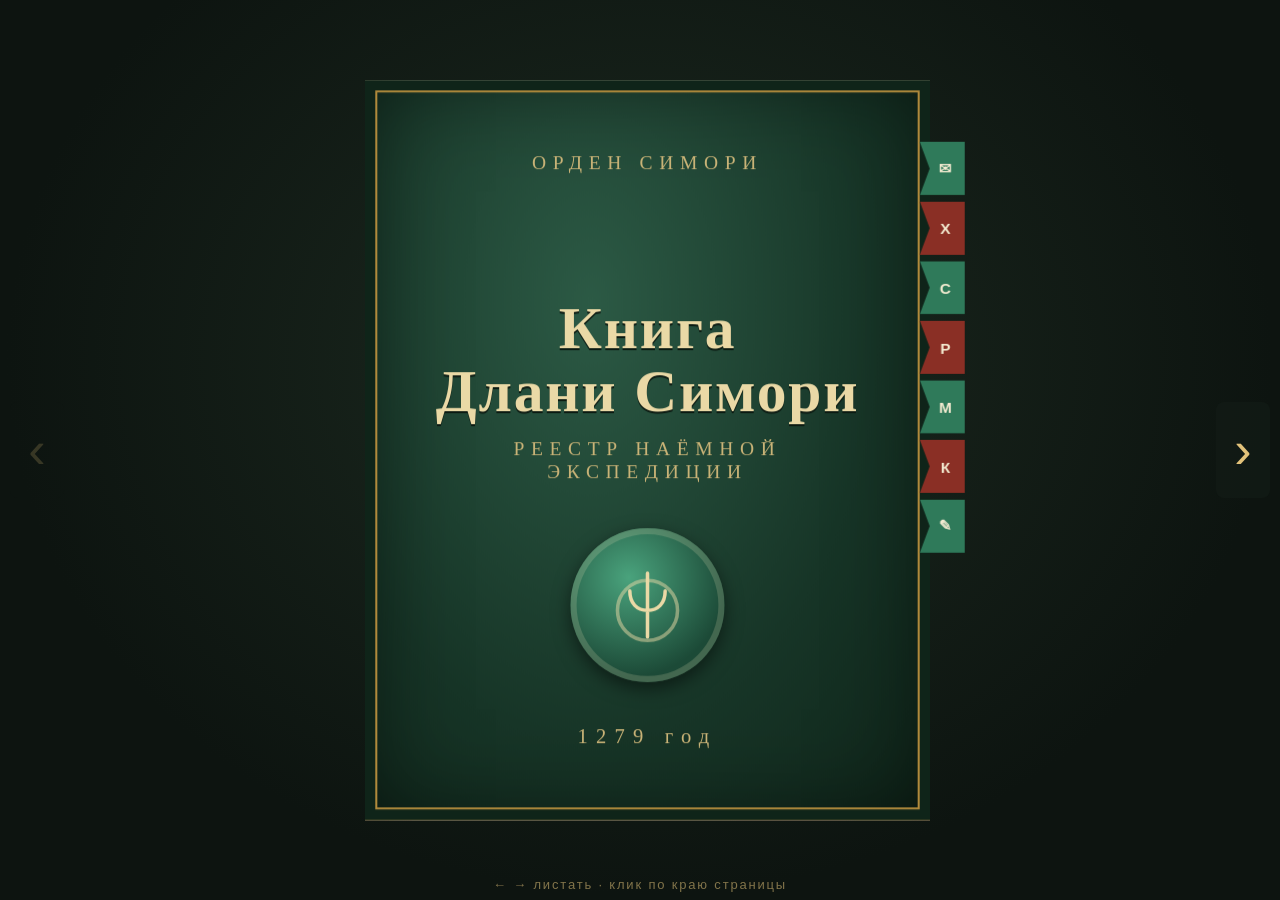
<file: book/index.html>
<!doctype html>
<html lang="ru"><head><meta charset="utf-8">
<meta name="viewport" content="width=device-width,initial-scale=1">
<title>Книга Длани Симори</title>
<link rel="stylesheet" href="book.css">
</head>
<body>
<div id="stage"><div id="book"><div id="leaves"></div><div id="tabs"></div></div></div>
<button id="prev" class="nav" type="button" aria-label="Назад">‹</button>
<button id="next" class="nav" type="button" aria-label="Вперёд">›</button>
<div id="hint">← → листать · клик по краю страницы</div>
<script src="pages.js"></script>
<script src="engine.js"></script>
</body></html>
</file>
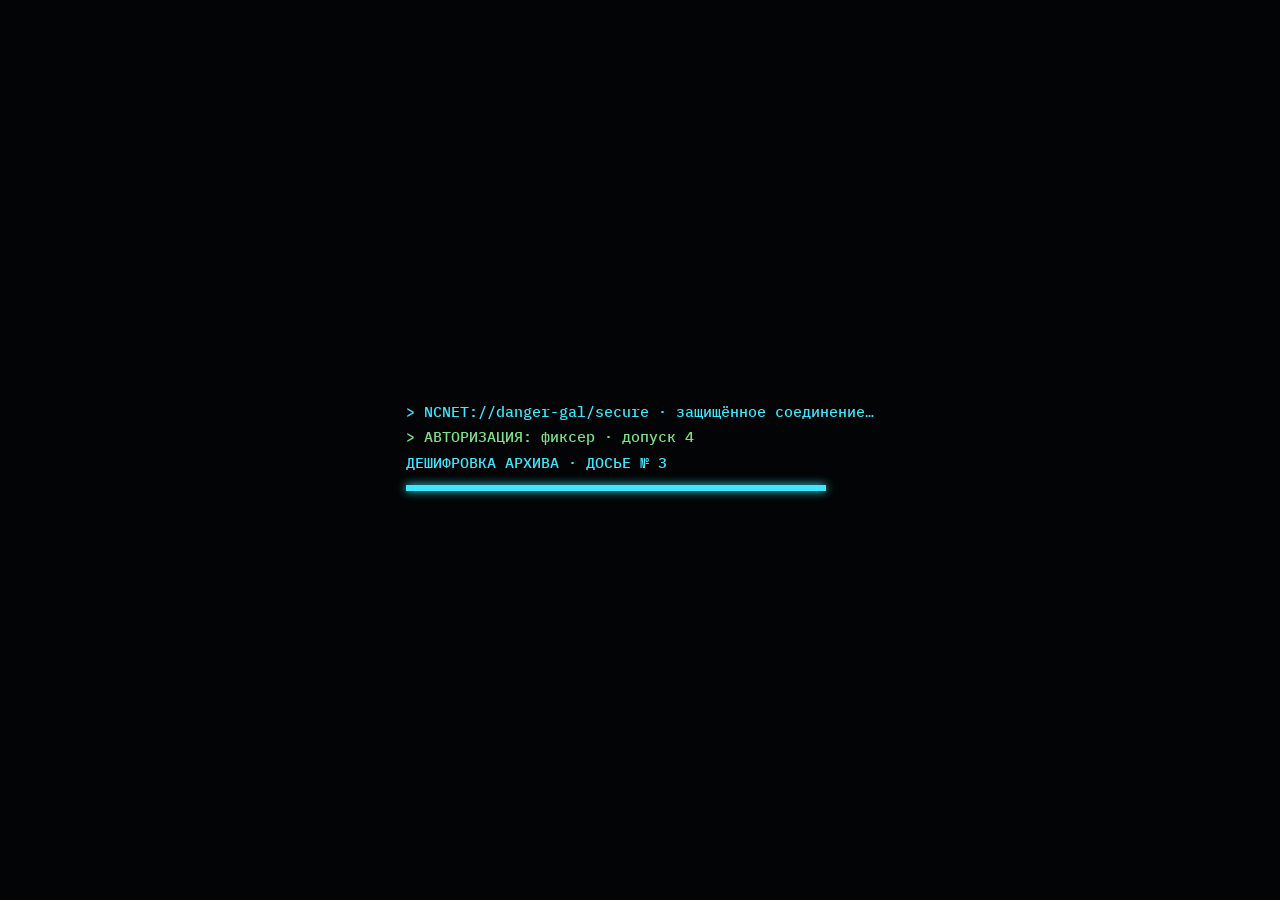
<file: dossiers/boris/index.html>
<!doctype html>
<html lang="ru"><head><meta charset="utf-8"><meta name="viewport" content="width=device-width, initial-scale=1">
<title>Досье · Бритва</title>
<link rel="stylesheet" href="https://fonts.googleapis.com/css2?family=Oswald:wght@500;700&family=IBM+Plex+Sans:wght@400;600&family=IBM+Plex+Mono:wght@400;600&family=Caveat:wght@600&display=swap">
<style>
/* Layout: a Night City terminal file browser — path bar, folder tree on the left, the open folder on the right; folders open with a glitch */
:root{
  --bg:#07080b; --win:#0f1117; --panel:#151821; --line:#2a2f3b; --fg:#e8eef2; --muted:#8c96a3;
  --red:#ff2f4b; --cyan:#3ee6ff; --yel:#f5d90a; --ok:#7fe08a;
  --head:"Oswald","Arial Narrow",sans-serif; --body:"IBM Plex Sans",system-ui,sans-serif; --mono:"IBM Plex Mono",ui-monospace,monospace; --hand:"Caveat",cursive;
  color-scheme:dark;
}
*{box-sizing:border-box}
html,body{background:var(--bg);color:var(--fg);margin:0}
body{font:15px/1.55 var(--body);background:radial-gradient(ellipse at 30% 0%,#122030 0%,var(--bg) 60%) fixed var(--bg)}
.wrap{max-width:1180px;margin:0 auto;padding-block:16px 40px;padding-left:max(16px,env(safe-area-inset-left,0px));padding-right:max(16px,env(safe-area-inset-right,0px))}
.term{border:1px solid var(--line);background:var(--win);box-shadow:0 0 0 1px #000,0 20px 60px rgba(0,0,0,.6),0 0 40px rgba(62,230,255,.06)}
.tbar{display:flex;align-items:center;gap:12px;padding:8px 12px;background:#0a0c11;border-bottom:1px solid var(--line);font:600 12px var(--mono);letter-spacing:.08em;color:var(--muted)}
.tbar .dots{display:flex;gap:6px}.tbar .dots i{width:10px;height:10px;display:block;border:1px solid var(--line)}
.tbar .dots i:first-child{background:var(--red);border-color:var(--red)}
.tbar b{color:var(--cyan);font-weight:600}
.tbar .rt{margin-left:auto;color:var(--red)}
.path{display:flex;flex-wrap:wrap;align-items:center;gap:4px;padding:8px 12px;border-bottom:1px solid var(--line);font:500 13px var(--mono);color:var(--muted);background:#0c0e14}
.path button{all:unset;cursor:pointer;color:var(--cyan);padding:1px 4px}
.path button:hover,.path button:focus-visible{background:rgba(62,230,255,.12);outline:none}
.path .cur{color:var(--fg);padding:1px 4px}
.path .back{margin-right:8px;border:1px solid var(--line);padding:2px 10px;color:var(--fg)}
.body{display:grid;grid-template-columns:230px minmax(0,1fr);min-height:640px}
@media (max-width:820px){.body{grid-template-columns:minmax(0,1fr)}.tree{display:none}}
.tree{border-right:1px solid var(--line);padding:12px 0;font:500 13px var(--mono);background:#0b0d12}
.tree button{all:unset;box-sizing:border-box;display:flex;align-items:center;gap:8px;width:100%;padding:5px 14px;cursor:pointer;color:var(--muted)}
.tree button:hover,.tree button:focus-visible{color:var(--fg);background:rgba(255,255,255,.04)}
.tree button.on{color:var(--yel);background:rgba(245,217,10,.07);border-left:2px solid var(--yel)}
.tree .ico{width:16px;height:12px;flex:none;position:relative;background:currentColor;opacity:.85}
.tree .ico::before{content:"";position:absolute;left:0;top:-3px;width:7px;height:3px;background:currentColor}
.tree .ico.f{width:12px;height:14px;opacity:.7}.tree .ico.f::before{display:none}
.tree .root{color:var(--fg);font-weight:600;margin-bottom:4px}
.pane{padding:20px;min-width:0;position:relative}
.pane.opening{animation:open .42s steps(5) both}
@keyframes open{0%{clip-path:inset(0 0 100% 0);filter:brightness(2.4) hue-rotate(70deg);transform:translateX(-6px)}40%{clip-path:inset(0 0 45% 0);transform:translateX(4px)}70%{clip-path:inset(0 0 10% 0);filter:brightness(1.4)}100%{clip-path:inset(0);filter:none;transform:none}}
/* рабочий стол: папки */
.grid{display:grid;grid-template-columns:repeat(auto-fill,minmax(150px,1fr));gap:22px 14px}
.fold{all:unset;box-sizing:border-box;cursor:pointer;display:grid;justify-items:center;gap:8px;padding:12px 6px;text-align:center;border:1px solid transparent}
.fold:hover,.fold:focus-visible{border-color:rgba(62,230,255,.35);background:rgba(62,230,255,.05);outline:none}
.fico{position:relative;width:96px;height:70px;--c:var(--yel)}
.fico::before{content:"";position:absolute;left:0;top:0;width:40px;height:12px;background:color-mix(in srgb,var(--c) 70%,#000);clip-path:polygon(0 0,80% 0,100% 100%,0 100%)}
.fico .back{position:absolute;left:0;right:0;top:8px;bottom:0;background:color-mix(in srgb,var(--c) 70%,#000)}
.fico .paper{position:absolute;left:10px;right:10px;top:12px;height:40px;background:#e9e4d8;transition:transform .2s}
.fico .front{position:absolute;left:0;right:0;top:20px;bottom:0;background:var(--c);transform-origin:bottom;transition:transform .25s;box-shadow:inset 0 1px 0 rgba(255,255,255,.35)}
.fico .front::after{content:attr(data-n);position:absolute;right:8px;bottom:6px;font:700 13px var(--mono);color:rgba(0,0,0,.55)}
.fold:hover .front,.fold:focus-visible .front{transform:perspective(200px) rotateX(-28deg)}
.fold:hover .paper,.fold:focus-visible .paper{transform:translateY(-8px)}
.fold.red .fico{--c:var(--red)}.fold.cy .fico{--c:var(--cyan)}
.fold b{font:600 13px var(--mono);letter-spacing:.04em;color:var(--fg);word-break:break-word}
.fold small{font:400 12px var(--mono);color:var(--muted)}
.fold.locked b::after{content:" 🔒";}
/* файлы */
.files{display:grid;grid-template-columns:repeat(auto-fill,minmax(260px,1fr));gap:16px}
figure{margin:0;min-width:0}
.file{background:var(--panel);border:1px solid var(--line)}
.file img{display:block;width:100%;height:auto;cursor:zoom-in;background:#000}
.file figcaption{padding:10px 12px;font:400 13px/1.45 var(--mono);color:var(--muted)}
.file figcaption b{display:block;color:var(--fg);font:600 13px var(--mono);margin-bottom:3px}
h2{font:700 26px var(--head);text-transform:uppercase;letter-spacing:.05em;margin:0 0 4px}
.sub{font:500 12px var(--mono);letter-spacing:.14em;text-transform:uppercase;color:var(--muted);margin:0 0 16px}
.profile{display:grid;grid-template-columns:minmax(0,300px) minmax(0,1fr);gap:20px;align-items:start}
@media (max-width:700px){.profile{grid-template-columns:minmax(0,1fr)}}
.data{display:grid;grid-template-columns:auto minmax(0,1fr);gap:6px 14px;margin:0}
.data dt{font:600 12px var(--mono);letter-spacing:.1em;text-transform:uppercase;color:var(--muted);padding-top:2px}
.data dd{margin:0;font-weight:600}.data dd em{font-style:normal;color:var(--cyan)}
.list{margin:16px 0 0;padding:0;list-style:none;display:grid;gap:8px}
.list li{padding:8px 12px;background:var(--panel);border-left:3px solid var(--red);font-size:14px}
.facts{margin:0;padding:0;list-style:none;display:grid;gap:8px;max-width:70ch}
.facts li{font-size:14px;padding-left:14px;border-left:2px solid var(--line)}
.facts li b{color:var(--red);font-family:var(--mono);margin-right:6px}
.split{display:grid;grid-template-columns:minmax(0,1.5fr) minmax(0,1fr);gap:18px;align-items:start}
@media (max-width:820px){.split{grid-template-columns:minmax(0,1fr)}}
.skills{display:grid;grid-template-columns:repeat(auto-fit,minmax(220px,1fr));gap:10px}
.skills div{background:var(--panel);padding:12px;border-top:2px solid var(--cyan);font-size:14px}
.skills b{display:block;font:600 12px var(--mono);letter-spacing:.1em;text-transform:uppercase;color:var(--cyan);margin-bottom:2px}
.enemy figcaption .tag{display:block;font:600 11px var(--mono);letter-spacing:.12em;text-transform:uppercase;color:var(--red)}
.enemy figcaption h3{font:700 18px var(--head);text-transform:uppercase;margin:2px 0 6px;color:var(--fg)}
.enemy figcaption p{margin:0;font-family:var(--body);font-size:14px;color:#cfd6dc}
.txtfile{background:#14110a;border:1px solid #4d4224;padding:22px 26px;max-width:62ch;font:600 28px/1.3 var(--hand);color:#ffd36b;transform:rotate(-.5deg)}
.txtfile small{display:block;font:400 13px var(--mono);color:#a8955f;margin-top:10px}
.denied{font:600 14px var(--mono);color:var(--red);border:1px solid var(--red);padding:14px 16px;max-width:60ch;background:rgba(255,47,75,.06)}
.denied b{display:block;font-size:18px;letter-spacing:.12em;margin-bottom:6px}
.stamp{display:inline-block;font:700 18px var(--head);color:var(--red);border:3px solid var(--red);padding:0 10px;transform:rotate(-5deg);letter-spacing:.12em;margin-left:10px;vertical-align:middle}
h1{font:700 clamp(30px,5vw,46px)/1 var(--head);text-transform:uppercase;margin:0 0 4px;display:inline-block;text-shadow:2px 0 rgba(255,47,75,.75),-2px 0 rgba(62,230,255,.75)}
.status{display:flex;flex-wrap:wrap;gap:6px 18px;padding:7px 12px;border-top:1px solid var(--line);font:500 12px var(--mono);color:var(--muted);background:#0a0c11}
.status b{color:var(--ok);font-weight:500}
.status span:last-child::after{content:"█";margin-left:6px;color:var(--cyan);animation:blink 1s steps(1) infinite}
@keyframes blink{50%{opacity:0}}
/* экран */
body::after{content:"";position:fixed;inset:0;pointer-events:none;z-index:15;background:repeating-linear-gradient(0deg,rgba(0,0,0,.22) 0 1px,transparent 1px 3px),radial-gradient(ellipse at 50% 50%,transparent 60%,rgba(0,0,0,.55) 100%);animation:flick 6s steps(1) infinite}
body::before{content:"";position:fixed;left:0;right:0;height:120px;top:-140px;pointer-events:none;z-index:16;background:linear-gradient(180deg,transparent,rgba(62,230,255,.07),transparent);animation:sweep 7s linear infinite}
@keyframes flick{0%,100%{opacity:1}31%{opacity:.85}32%{opacity:1}74%{opacity:.9}75%{opacity:1}}
@keyframes sweep{to{top:110vh}}
.gl{animation:imgl .38s steps(2) 1}
@keyframes imgl{20%{transform:translate(-6px,2px);filter:hue-rotate(80deg) saturate(2.2) contrast(1.4);clip-path:inset(12% 0 55% 0)}40%{transform:translate(5px,-2px);filter:invert(.12) hue-rotate(-60deg);clip-path:inset(48% 0 18% 0)}60%{transform:translate(-3px,0);filter:brightness(1.6) saturate(0);clip-path:inset(0 0 70% 0)}80%{transform:translate(2px,1px);clip-path:inset(70% 0 0 0)}}
#boot{position:fixed;inset:0;z-index:30;background:#030405;color:var(--cyan);font:500 15px/1.7 var(--mono);display:grid;place-content:center;padding:0 16px;cursor:pointer;transition:opacity .35s}
#boot.off{opacity:0;pointer-events:none}
#boot p{margin:0;white-space:pre-wrap;max-width:min(560px,92vw)}
#boot p.r{color:var(--red)}#boot p.ok{color:var(--ok)}
#boot .bar2{display:block;height:6px;background:#0d2a30;margin:10px 0;width:min(420px,80vw)}
#boot .bar2 i{display:block;height:100%;width:0;background:var(--cyan);box-shadow:0 0 10px var(--cyan)}
.lb{position:fixed;inset:0;background:rgba(0,0,0,.92);display:grid;place-items:center;padding:16px;z-index:20;cursor:zoom-out}
.lb img{max-height:92vh;width:auto;max-width:100%}
.lbx{position:fixed;top:calc(12px + env(safe-area-inset-top,0px));right:calc(12px + env(safe-area-inset-right,0px));font:600 14px var(--mono);background:#000;color:#fff;border:1px solid #555;padding:6px 12px;cursor:pointer;z-index:21}
@media (prefers-reduced-motion:reduce){*,*::before,*::after{animation:none!important;transition:none!important}#boot{display:none}}
</style>
</head><body>

<div id="boot" role="status" aria-live="polite" title="Клик — пропустить"></div>
<div class="wrap">
  <div class="term">
    <div class="tbar"><span class="dots"><i></i><i></i><i></i></span><span><b>NCNET</b> · DANGER GAL · ФАЙЛОВЫЙ АРХИВ ВЕРБОВКИ</span><span class="rt">● REC</span></div>
    <nav class="path" id="path" aria-label="Путь"></nav>
    <div class="body">
      <aside class="tree" id="tree" aria-label="Папки"></aside>
      <main class="pane" id="pane"></main>
    </div>
    <div class="status"><span>Канал: <b>зашифрован</b></span><span>Пользователь: фиксер · допуск 4</span><span id="cnt"></span></div>
  </div>
</div>

<script>
const F = {
  profile: { n:"01", name:"01_ПРОФИЛЬ", note:"анкета кандидата", cls:"", html:`
    <h1 class="dec" data-final="БРИТВА">БРИТВА</h1><span class="stamp">Секретно</span>
    <p class="sub">Борис Каменский · кандидат на контракт «Привой»</p>
    <div class="profile">
      <figure class="file"><img src="img/boris-mug.webp" alt="Магшот Бориса Каменского, NCPD, дело NC-2045-0388" width="1024" height="1280"><figcaption><b>mugshot_NC-2045-0388.img</b>Из базы NCPD. 14.03.2045 — через неделю после прилёта.</figcaption></figure>
      <div>
        <dl class="data">
          <dt>Имя</dt><dd>Борис Каменский</dd><dt>Хэндл</dt><dd>Бритва</dd>
          <dt>Возраст</dt><dd>37 · рост 178 см · вес 97 кг</dd>
          <dt>Кто</dt><dd><em>Вор в законе</em> из Нео-Совка, рэкетир</dd>
          <dt>Откуда</dt><dd>Сталино → колонии → Магадан → Москва</dd>
          <dt>В городе как</dt><dd>«Делегат СовНефти»</dd>
          <dt>Приметы</dt><dd>Лысый, пышная чёрная борода, малиновый пиджак, золотая цепь и печатка, револьвер за поясом, два старых чемодана</dd>
        </dl>
        <ul class="list">
          <li>Пришёл забирать районы. На его будущей территории «Бледные гончие» торгуют «Привоем» — война с ними у него и так на плане.</li>
          <li>Документы ему сделала СовНефть, а СовНефть ненавидит Biotechnica: её топливо похоронило нефтяной бизнес.</li>
          <li>Умеет и воевать, и договариваться. В Магадане поднял бунт и выбил условия почти без крови.</li>
          <li>Терять ему нечего: в Москве у него остались только враги.</li>
        </ul>
      </div>
    </div>`},
  surv: { n:"02", name:"02_СЛЕЖКА", note:"3 файла", cls:"cy", html:`
    <h2>Слежка</h2><p class="sub">3 кадра · наружное наблюдение</p>
    <div class="files">
      <figure class="file"><img src="img/s-airport.webp" alt="Борис в аэропорту получает паспорт от человека СовНефти" width="1400" height="933"><figcaption><b>cam01_arrivals.img</b>08.03.2045, 05:47. Человек СовНефти отдаёт паспорт на ходу. Документы чистые. Долг — нет.</figcaption></figure>
      <figure class="file"><img src="img/s-noodle.webp" alt="Борис собирает деньги в лапшичной" width="1400" height="933"><figcaption><b>cam12_noodles.img</b>11.04.2045, 23:05. Первый обход. На витрине свежий тег «Гончих» — они тут были первыми. Бритве неважно.</figcaption></figure>
      <figure class="file"><img src="img/s-hotel.webp" alt="Борис ночью в номере отеля с бюстом и револьвером" width="1400" height="933"><figcaption><b>cam07_room707.img</b>12.04.2045, 03:31. Номер 707. Бюст возит с собой везде. Не трогать.</figcaption></figure>
    </div>`},
  incident: { n:"03", name:"03_ПАДЕНИЕ_БРИГАДЫ", note:"Москва", cls:"red", html:`
    <h2>Падение бригады</h2><p class="sub">Москва · архивная запись</p>
    <div class="split">
      <figure class="file"><img src="img/incident.webp" alt="Люди «Маяковских» держат избитого Бориса на снегу среди горящих машин" width="1400" height="788"><figcaption><b>moscow_courtyard.img</b>Кадр из камеры двора. Бригада «Бритв» перестала существовать за одну ночь.</figcaption></figure>
      <ul class="facts">
        <li><b>14 лет</b>Первый срок. Шесть лет по колониям Нео-Совка.</li>
        <li><b>«Маяковские»</b>После выхода вступает в эту ОПГ и быстро растёт. Через полтора года — снова лагерь, уже рецидивистом.</li>
        <li><b>Магадан</b>Коронован. На четвёртый год поднимает бунт и выбивает у начальника лагеря условия — почти без крови.</li>
        <li><b>34 года</b>Выходит после 12 лет, едет в Москву, собирает свою бригаду и лезет в большую игру.</li>
        <li><b>Финал</b>Бригада перешла дорогу своим же — «Маяковским». Выбор простой: умереть или уехать в Найт-Сити.</li>
      </ul>
    </div>`},
  data: { n:"04", name:"04_ВОЗМОЖНОСТИ", note:"оценка", cls:"cy", html:`
    <h2>Возможности</h2><p class="sub">оценка вербовщика</p>
    <div class="skills">
      <div><b>Авторитет</b>Коронованный вор. Люди такого склада слушают его без вопросов.</div>
      <div><b>Переговоры</b>Выбил условия у начальника лагеря посреди бунта. С корпоратами тоже договорится.</div>
      <div><b>Территория</b>Знает, как забирать районы, ставить людей и собирать деньги.</div>
      <div><b>Револьвер</b>Держит за поясом, достаёт редко. Когда достаёт — разговор заканчивается.</div>
    </div>`},
  enemies: { n:"05", name:"05_ВРАГИ", note:"3 объекта", cls:"red", html:`
    <h2>Враги и долги</h2><p class="sub">3 объекта</p>
    <div class="files">
      <figure class="file enemy"><img src="img/mayak.webp" alt="Архивное фото главаря «Маяковских»" width="1024" height="1280"><figcaption><span class="tag">Свои же</span><h3>«Маяковские»</h3><p>Банда, в которой он вырос. Раздавили его бригаду в Москве. Ищут его и здесь — их человек появится, когда Бритве будет что терять.</p></figcaption></figure>
      <figure class="file enemy"><img src="img/sovneft-id.webp" alt="Пропуск Андрея Зубкова, СовНефть, с печатью «Кредитор»" width="1024" height="1280"><figcaption><span class="tag">Кредитор</span><h3>Андрей Зубков · СовНефть</h3><p>Отдел внешних связей. Сделал ему документы делегата. Однажды придёт за долгом. Что попросит — неизвестно.</p></figcaption></figure>
      <figure class="file enemy"><img src="img/hounds.webp" alt="Тег «Бледных гончих», перечёркнутый чертой" width="1024" height="1280"><figcaption><span class="tag">Конкуренты</span><h3>«Бледные гончие»</h3><p>Держат рэкет на его будущей территории и торгуют «Привоем». Крыша — капитан NCPD. Тег уже перечёркнут.</p></figcaption></figure>
    </div>`},
  looks: { n:"06", name:"06_ВНЕШНОСТЬ", note:"1 файл", cls:"", html:`
    <h2>Внешность</h2><p class="sub">из открытых источников</p>
    <div class="files">
      <figure class="file"><img src="img/boris-card.webp" alt="Карточка Бориса Каменского: полный рост, ракурсы, эмоции" width="1024" height="1536"><figcaption><b>profile_card.img</b>«В Найт-Сити не важно, кто ты был. Важно, кем ты станешь».</figcaption></figure>
    </div>`},
  note: { n:"txt", name:"заметка_фиксера.txt", note:"1 КБ", cls:"", file:true, html:`
    <div class="txtfile">Платить вовремя. Спорить не в его комнате. И не спрашивай, что в чемоданах.<small>— пометка фиксера</small></div>`},
  locked: { n:"07", name:"07_ЧЕМОДАНЫ", note:"нет доступа", cls:"red", locked:true, html:`
    <div class="denied"><b>ДОСТУП ЗАПРЕЩЁН</b>Содержимое двух чемоданов не установлено. Сканер в аэропорту дал сбой ровно на 4 секунды. Попытка входа записана.</div>`}
};
const ORDER = ["profile","surv","incident","data","enemies","looks","locked","note"];
const ROOT = ["DANGER_GAL","ВЕРБОВКА","ПРИВОЙ","БРИТВА"];
let cur = null;
const pane = document.getElementById("pane"), tree = document.getElementById("tree"), path = document.getElementById("path");
const reduce = matchMedia("(prefers-reduced-motion: reduce)").matches;
const GL = "█▓▒░#@%&*/\\<>01БРИТВАЖЩЯ";
function scramble(el, final, ms){ if(reduce){el.textContent=final;return} const t0=performance.now(); const step=t=>{const k=Math.min(1,(t-t0)/ms),n=Math.floor(final.length*k); el.textContent=final.slice(0,n)+Array.from(final.slice(n),()=>GL[Math.floor(Math.random()*GL.length)]).join(""); if(k<1)requestAnimationFrame(step)}; requestAnimationFrame(step); }
function folderIcon(f){ return f.file ? `<span class="fico" style="--c:#cfd6dc"><span class="back" style="background:#e9e4d8"></span></span>` : `<span class="fico"><span class="back"></span><span class="paper"></span><span class="front" data-n="${f.n}"></span></span>`; }
function render(){
  tree.innerHTML = `<button class="root ${cur?"":"on"}" data-go=""><span class="ico"></span>БРИТВА/</button>` + ORDER.map(k=>{const f=F[k];return `<button class="${cur===k?"on":""}" data-go="${k}" style="padding-left:30px"><span class="ico ${f.file?"f":""}"></span>${f.name}</button>`}).join("");
  path.innerHTML = (cur?`<button class="back" data-go="">← Назад</button>`:`<a class="back" href="../desk/index.html" style="margin-right:8px;border:1px solid var(--line);padding:2px 10px;color:var(--fg);text-decoration:none">← Стол</a>`) + ROOT.map((p,i)=> i<ROOT.length-1 ? (i===2?`<a href="../desk/index.html" style="color:var(--cyan)">${p}</a> /`:`<span>${p}</span> /`) : (cur?`<button data-go="">${p}</button> /`:`<span class="cur">${p}</span>`)).join(" ") + (cur?` <span class="cur">${F[cur].name}</span>`:"");
  if(!cur){
    pane.innerHTML = `<h2>Досье № 3 · Бритва</h2><p class="sub">${ORDER.length} объектов · открой папку</p><div class="grid">${ORDER.map(k=>{const f=F[k];return `<button class="fold ${f.cls}${f.locked?" locked":""}" data-go="${k}">${folderIcon(f)}<b>${f.name}</b><small>${f.note}</small></button>`}).join("")}</div>`;
  } else {
    pane.innerHTML = F[cur].html;
    const d = pane.querySelector(".dec"); if(d) scramble(d, d.dataset.final, 800);
  }
  document.getElementById("cnt").textContent = cur ? `Открыто: ${F[cur].name}` : "Готов";
  pane.classList.remove("opening"); void pane.offsetWidth; if(!reduce) pane.classList.add("opening");
}
function go(k){ cur = k || null; render(); try{ history.replaceState(null,"",k?"#"+k:location.pathname) }catch(e){} pane.focus?.({preventScroll:true}); }
document.addEventListener("click", e => {
  const g = e.target.closest("[data-go]"); if(g){ go(g.dataset.go); return; }
  const im = e.target.closest(".pane img"); if(!im) return;
  const lb = document.createElement("div"); lb.className="lb"; lb.setAttribute("role","dialog"); lb.setAttribute("aria-label",im.alt);
  lb.innerHTML = `<img src="${im.getAttribute("src")}" alt="${im.alt}"><button class="lbx" type="button">Закрыть ✕</button>`;
  const close=()=>{lb.remove();document.removeEventListener("keydown",kd)}; const kd=ev=>{if(ev.key==="Escape")close()};
  lb.addEventListener("click",close); document.addEventListener("keydown",kd); document.body.appendChild(lb); lb.querySelector("button").focus();
});
document.addEventListener("keydown", e => { if(e.key==="Backspace" && cur && !e.target.closest("input,textarea")) { e.preventDefault(); go(""); } });
const start = (location.hash||"").slice(1); cur = F[start] ? start : null; render();

// загрузка с терминала
(function(){
  const boot = document.getElementById("boot");
  if (reduce) { boot.remove(); return; }
  const done = () => { boot.classList.add("off"); setTimeout(()=>boot.remove(),400); };
  const lines = [["NCNET://danger-gal/secure · защищённое соединение…",""],["АВТОРИЗАЦИЯ: фиксер · допуск 4","ok"],["ДЕШИФРОВКА АРХИВА · ДОСЬЕ № 3","bar"],["ВНИМАНИЕ: сеанс записывается","r"]];
  let i = 0; const next = () => { if(!boot.isConnected) return; if(i>=lines.length) return setTimeout(done,350);
    const [txt,cls] = lines[i++]; const p=document.createElement("p"); if(cls && cls!=="bar") p.className=cls; boot.appendChild(p);
    if(cls==="bar"){ p.textContent=txt; const b=document.createElement("span"); b.className="bar2"; b.innerHTML="<i></i>"; boot.appendChild(b); requestAnimationFrame(()=>{b.firstChild.style.transition="width .7s steps(12)"; b.firstChild.style.width="100%"}); return setTimeout(next,800); }
    scramble(p,"> "+txt,320); setTimeout(next,380); };
  boot.addEventListener("click",done); next(); setTimeout(()=>boot.isConnected&&done(),4500);
  setInterval(()=>{ if(document.hidden) return; const pool=[...document.querySelectorAll(".pane img, .pane .fico, .pane .file")]; const el=pool[Math.floor(Math.random()*pool.length)]; if(!el) return;
    el.classList.remove("gl"); void el.offsetWidth; el.classList.add("gl"); setTimeout(()=>el.classList.remove("gl"),420); }, 2600);
})();
</script>

</body></html>
</file>
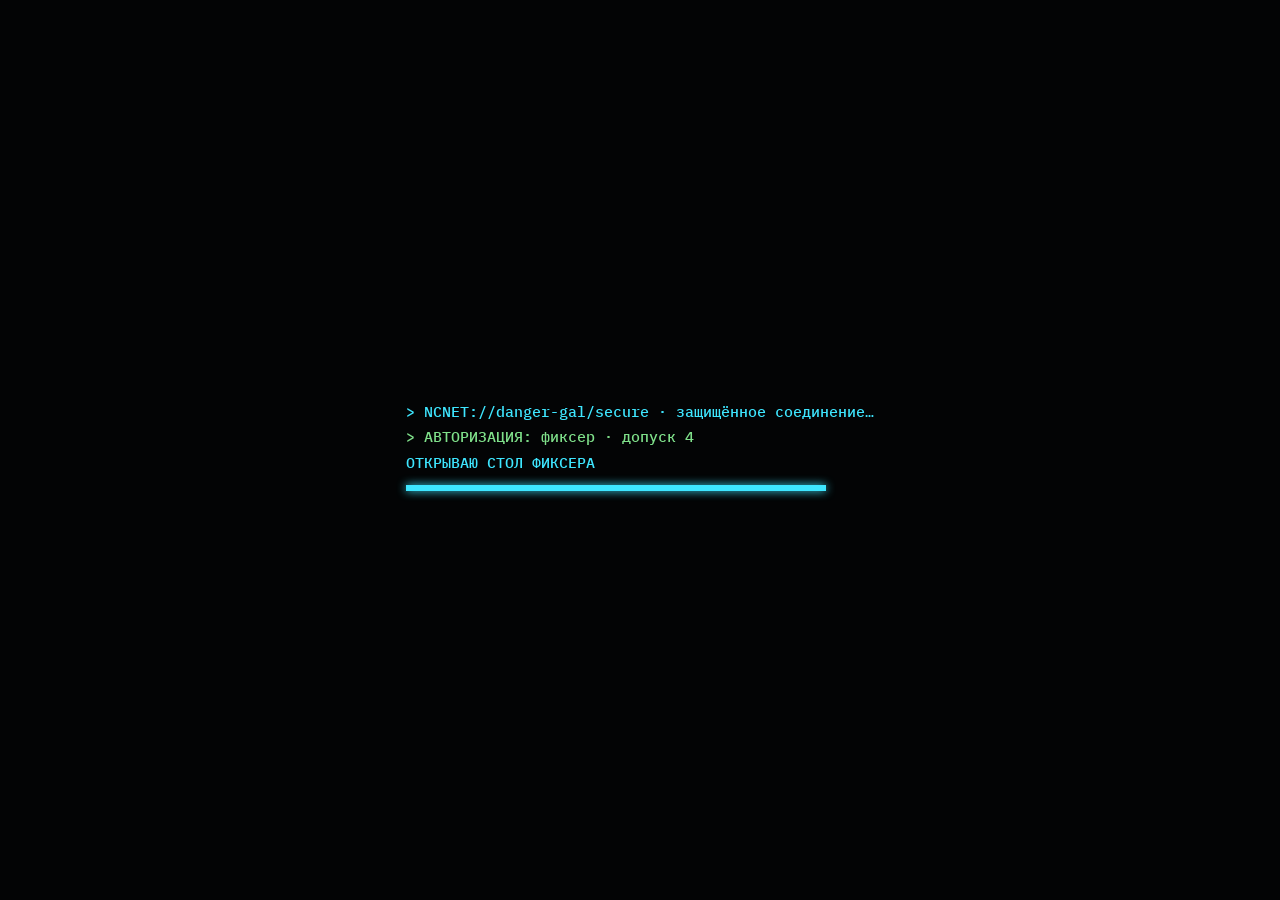
<file: dossiers/desk/index.html>
<!doctype html>
<html lang="ru"><head><meta charset="utf-8"><meta name="viewport" content="width=device-width, initial-scale=1">
<title>Стол фиксера</title>
<link rel="stylesheet" href="https://fonts.googleapis.com/css2?family=Oswald:wght@500;700&family=IBM+Plex+Sans:wght@400;600&family=IBM+Plex+Mono:wght@400;600&family=Caveat:wght@600&display=swap">
<style>
/* Layout: a Night City terminal file browser — path bar, folder tree on the left, the open folder on the right; folders open with a glitch */
:root{
  --bg:#07080b; --win:#0f1117; --panel:#151821; --line:#2a2f3b; --fg:#e8eef2; --muted:#8c96a3;
  --red:#ff2f4b; --cyan:#3ee6ff; --yel:#f5d90a; --ok:#7fe08a;
  --head:"Oswald","Arial Narrow",sans-serif; --body:"IBM Plex Sans",system-ui,sans-serif; --mono:"IBM Plex Mono",ui-monospace,monospace; --hand:"Caveat",cursive;
  color-scheme:dark;
}
*{box-sizing:border-box}
html,body{background:var(--bg);color:var(--fg);margin:0}
body{font:15px/1.55 var(--body);background:radial-gradient(ellipse at 30% 0%,#122030 0%,var(--bg) 60%) fixed var(--bg)}
.wrap{max-width:1180px;margin:0 auto;padding-block:16px 40px;padding-left:max(16px,env(safe-area-inset-left,0px));padding-right:max(16px,env(safe-area-inset-right,0px))}
.term{border:1px solid var(--line);background:var(--win);box-shadow:0 0 0 1px #000,0 20px 60px rgba(0,0,0,.6),0 0 40px rgba(62,230,255,.06)}
.tbar{display:flex;align-items:center;gap:12px;padding:8px 12px;background:#0a0c11;border-bottom:1px solid var(--line);font:600 12px var(--mono);letter-spacing:.08em;color:var(--muted)}
.tbar .dots{display:flex;gap:6px}.tbar .dots i{width:10px;height:10px;display:block;border:1px solid var(--line)}
.tbar .dots i:first-child{background:var(--red);border-color:var(--red)}
.tbar b{color:var(--cyan);font-weight:600}
.tbar .rt{margin-left:auto;color:var(--red)}
.path{display:flex;flex-wrap:wrap;align-items:center;gap:4px;padding:8px 12px;border-bottom:1px solid var(--line);font:500 13px var(--mono);color:var(--muted);background:#0c0e14}
.path button{all:unset;cursor:pointer;color:var(--cyan);padding:1px 4px}
.path button:hover,.path button:focus-visible{background:rgba(62,230,255,.12);outline:none}
.path .cur{color:var(--fg);padding:1px 4px}
.path .back{margin-right:8px;border:1px solid var(--line);padding:2px 10px;color:var(--fg)}
.body{display:grid;grid-template-columns:230px minmax(0,1fr);min-height:640px}
@media (max-width:820px){.body{grid-template-columns:minmax(0,1fr)}.tree{display:none}}
.tree{border-right:1px solid var(--line);padding:12px 0;font:500 13px var(--mono);background:#0b0d12}
.tree button{all:unset;box-sizing:border-box;display:flex;align-items:center;gap:8px;width:100%;padding:5px 14px;cursor:pointer;color:var(--muted)}
.tree button:hover,.tree button:focus-visible{color:var(--fg);background:rgba(255,255,255,.04)}
.tree button.on{color:var(--yel);background:rgba(245,217,10,.07);border-left:2px solid var(--yel)}
.tree .ico{width:16px;height:12px;flex:none;position:relative;background:currentColor;opacity:.85}
.tree .ico::before{content:"";position:absolute;left:0;top:-3px;width:7px;height:3px;background:currentColor}
.tree .ico.f{width:12px;height:14px;opacity:.7}.tree .ico.f::before{display:none}
.tree .root{color:var(--fg);font-weight:600;margin-bottom:4px}
.pane{padding:20px;min-width:0;position:relative}
.pane.opening{animation:open .42s steps(5) both}
@keyframes open{0%{clip-path:inset(0 0 100% 0);filter:brightness(2.4) hue-rotate(70deg);transform:translateX(-6px)}40%{clip-path:inset(0 0 45% 0);transform:translateX(4px)}70%{clip-path:inset(0 0 10% 0);filter:brightness(1.4)}100%{clip-path:inset(0);filter:none;transform:none}}
/* рабочий стол: папки */
.grid{display:grid;grid-template-columns:repeat(auto-fill,minmax(150px,1fr));gap:22px 14px}
.fold{all:unset;box-sizing:border-box;cursor:pointer;display:grid;justify-items:center;gap:8px;padding:12px 6px;text-align:center;border:1px solid transparent}
.fold:hover,.fold:focus-visible{border-color:rgba(62,230,255,.35);background:rgba(62,230,255,.05);outline:none}
.fico{position:relative;width:96px;height:70px;--c:var(--yel)}
.fico::before{content:"";position:absolute;left:0;top:0;width:40px;height:12px;background:color-mix(in srgb,var(--c) 70%,#000);clip-path:polygon(0 0,80% 0,100% 100%,0 100%)}
.fico .back{position:absolute;left:0;right:0;top:8px;bottom:0;background:color-mix(in srgb,var(--c) 70%,#000)}
.fico .paper{position:absolute;left:10px;right:10px;top:12px;height:40px;background:#e9e4d8;transition:transform .2s}
.fico .front{position:absolute;left:0;right:0;top:20px;bottom:0;background:var(--c);transform-origin:bottom;transition:transform .25s;box-shadow:inset 0 1px 0 rgba(255,255,255,.35)}
.fico .front::after{content:attr(data-n);position:absolute;right:8px;bottom:6px;font:700 13px var(--mono);color:rgba(0,0,0,.55)}
.fold:hover .front,.fold:focus-visible .front{transform:perspective(200px) rotateX(-28deg)}
.fold:hover .paper,.fold:focus-visible .paper{transform:translateY(-8px)}
.fold.red .fico{--c:var(--red)}.fold.cy .fico{--c:var(--cyan)}
.fold b{font:600 13px var(--mono);letter-spacing:.04em;color:var(--fg);word-break:break-word}
.fold small{font:400 12px var(--mono);color:var(--muted)}
.fold.locked b::after{content:" 🔒";}
/* файлы */
.files{display:grid;grid-template-columns:repeat(auto-fill,minmax(260px,1fr));gap:16px}
figure{margin:0;min-width:0}
.file{background:var(--panel);border:1px solid var(--line)}
.file img{display:block;width:100%;height:auto;cursor:zoom-in;background:#000}
.file figcaption{padding:10px 12px;font:400 13px/1.45 var(--mono);color:var(--muted)}
.file figcaption b{display:block;color:var(--fg);font:600 13px var(--mono);margin-bottom:3px}
h2{font:700 26px var(--head);text-transform:uppercase;letter-spacing:.05em;margin:0 0 4px}
.sub{font:500 12px var(--mono);letter-spacing:.14em;text-transform:uppercase;color:var(--muted);margin:0 0 16px}
.profile{display:grid;grid-template-columns:minmax(0,300px) minmax(0,1fr);gap:20px;align-items:start}
@media (max-width:700px){.profile{grid-template-columns:minmax(0,1fr)}}
.data{display:grid;grid-template-columns:auto minmax(0,1fr);gap:6px 14px;margin:0}
.data dt{font:600 12px var(--mono);letter-spacing:.1em;text-transform:uppercase;color:var(--muted);padding-top:2px}
.data dd{margin:0;font-weight:600}.data dd em{font-style:normal;color:var(--cyan)}
.list{margin:16px 0 0;padding:0;list-style:none;display:grid;gap:8px}
.list li{padding:8px 12px;background:var(--panel);border-left:3px solid var(--red);font-size:14px}
.facts{margin:0;padding:0;list-style:none;display:grid;gap:8px;max-width:70ch}
.facts li{font-size:14px;padding-left:14px;border-left:2px solid var(--line)}
.facts li b{color:var(--red);font-family:var(--mono);margin-right:6px}
.split{display:grid;grid-template-columns:minmax(0,1.5fr) minmax(0,1fr);gap:18px;align-items:start}
@media (max-width:820px){.split{grid-template-columns:minmax(0,1fr)}}
.skills{display:grid;grid-template-columns:repeat(auto-fit,minmax(220px,1fr));gap:10px}
.skills div{background:var(--panel);padding:12px;border-top:2px solid var(--cyan);font-size:14px}
.skills b{display:block;font:600 12px var(--mono);letter-spacing:.1em;text-transform:uppercase;color:var(--cyan);margin-bottom:2px}
.enemy figcaption .tag{display:block;font:600 11px var(--mono);letter-spacing:.12em;text-transform:uppercase;color:var(--red)}
.enemy figcaption h3{font:700 18px var(--head);text-transform:uppercase;margin:2px 0 6px;color:var(--fg)}
.enemy figcaption p{margin:0;font-family:var(--body);font-size:14px;color:#cfd6dc}
.txtfile{background:#14110a;border:1px solid #4d4224;padding:22px 26px;max-width:62ch;font:600 28px/1.3 var(--hand);color:#ffd36b;transform:rotate(-.5deg)}
.txtfile small{display:block;font:400 13px var(--mono);color:#a8955f;margin-top:10px}
.denied{font:600 14px var(--mono);color:var(--red);border:1px solid var(--red);padding:14px 16px;max-width:60ch;background:rgba(255,47,75,.06)}
.denied b{display:block;font-size:18px;letter-spacing:.12em;margin-bottom:6px}
.stamp{display:inline-block;font:700 18px var(--head);color:var(--red);border:3px solid var(--red);padding:0 10px;transform:rotate(-5deg);letter-spacing:.12em;margin-left:10px;vertical-align:middle}
h1{font:700 clamp(30px,5vw,46px)/1 var(--head);text-transform:uppercase;margin:0 0 4px;display:inline-block;text-shadow:2px 0 rgba(255,47,75,.75),-2px 0 rgba(62,230,255,.75)}
.status{display:flex;flex-wrap:wrap;gap:6px 18px;padding:7px 12px;border-top:1px solid var(--line);font:500 12px var(--mono);color:var(--muted);background:#0a0c11}
.status b{color:var(--ok);font-weight:500}
.status span:last-child::after{content:"█";margin-left:6px;color:var(--cyan);animation:blink 1s steps(1) infinite}
@keyframes blink{50%{opacity:0}}
/* экран */
body::after{content:"";position:fixed;inset:0;pointer-events:none;z-index:15;background:repeating-linear-gradient(0deg,rgba(0,0,0,.22) 0 1px,transparent 1px 3px),radial-gradient(ellipse at 50% 50%,transparent 60%,rgba(0,0,0,.55) 100%);animation:flick 6s steps(1) infinite}
body::before{content:"";position:fixed;left:0;right:0;height:120px;top:-140px;pointer-events:none;z-index:16;background:linear-gradient(180deg,transparent,rgba(62,230,255,.07),transparent);animation:sweep 7s linear infinite}
@keyframes flick{0%,100%{opacity:1}31%{opacity:.85}32%{opacity:1}74%{opacity:.9}75%{opacity:1}}
@keyframes sweep{to{top:110vh}}
.gl{animation:imgl .38s steps(2) 1}
@keyframes imgl{20%{transform:translate(-6px,2px);filter:hue-rotate(80deg) saturate(2.2) contrast(1.4);clip-path:inset(12% 0 55% 0)}40%{transform:translate(5px,-2px);filter:invert(.12) hue-rotate(-60deg);clip-path:inset(48% 0 18% 0)}60%{transform:translate(-3px,0);filter:brightness(1.6) saturate(0);clip-path:inset(0 0 70% 0)}80%{transform:translate(2px,1px);clip-path:inset(70% 0 0 0)}}
#boot{position:fixed;inset:0;z-index:30;background:#030405;color:var(--cyan);font:500 15px/1.7 var(--mono);display:grid;place-content:center;padding:0 16px;cursor:pointer;transition:opacity .35s}
#boot.off{opacity:0;pointer-events:none}
#boot p{margin:0;white-space:pre-wrap;max-width:min(560px,92vw)}
#boot p.r{color:var(--red)}#boot p.ok{color:var(--ok)}
#boot .bar2{display:block;height:6px;background:#0d2a30;margin:10px 0;width:min(420px,80vw)}
#boot .bar2 i{display:block;height:100%;width:0;background:var(--cyan);box-shadow:0 0 10px var(--cyan)}
.lb{position:fixed;inset:0;background:rgba(0,0,0,.92);display:grid;place-items:center;padding:16px;z-index:20;cursor:zoom-out}
.lb img{max-height:92vh;width:auto;max-width:100%}
.lbx{position:fixed;top:calc(12px + env(safe-area-inset-top,0px));right:calc(12px + env(safe-area-inset-right,0px));font:600 14px var(--mono);background:#000;color:#fff;border:1px solid #555;padding:6px 12px;cursor:pointer;z-index:21}
@media (prefers-reduced-motion:reduce){*,*::before,*::after{animation:none!important;transition:none!important}#boot{display:none}}

.desk{display:grid;grid-template-columns:repeat(auto-fill,minmax(190px,1fr));gap:26px 18px;margin-top:8px}
.card{all:unset;box-sizing:border-box;cursor:pointer;display:grid;gap:10px;justify-items:center;text-align:center;padding:10px 6px;border:1px solid transparent}
.card:hover,.card:focus-visible{border-color:rgba(62,230,255,.35);background:rgba(62,230,255,.05);outline:none}
.mf{position:relative;width:170px;height:150px;--c:var(--yel)}
.mf .bk{position:absolute;left:0;right:0;top:12px;bottom:0;background:color-mix(in srgb,var(--c) 70%,#000)}
.mf::before{content:"";position:absolute;left:0;top:0;width:64px;height:16px;background:color-mix(in srgb,var(--c) 70%,#000);clip-path:polygon(0 0,82% 0,100% 100%,0 100%)}
.mf img{position:absolute;left:50%;top:4px;width:86px;height:108px;object-fit:cover;object-position:top;transform:translateX(-50%) rotate(-3deg);border:4px solid #e9e4d8;box-shadow:0 4px 10px rgba(0,0,0,.5);transition:transform .25s}
.mf .fr{position:absolute;left:0;right:0;top:92px;bottom:0;background:var(--c);transform-origin:bottom;transition:transform .25s;box-shadow:inset 0 1px 0 rgba(255,255,255,.35)}
.mf .fr span{position:absolute;left:10px;bottom:8px;font:700 13px var(--mono);color:rgba(0,0,0,.6)}
.card:hover .fr,.card:focus-visible .fr{transform:perspective(300px) rotateX(-30deg)}
.card:hover img,.card:focus-visible img{transform:translateX(-50%) translateY(-14px) rotate(2deg)}
.card.red .mf{--c:var(--red)}.card.cy .mf{--c:var(--cyan)}
.card b{font:700 18px var(--head);text-transform:uppercase;letter-spacing:.05em}
.card small{font:500 12px var(--mono);color:var(--muted)}
.brief{display:grid;grid-template-columns:auto minmax(0,1fr);gap:6px 16px;margin:0 0 22px;max-width:760px}
.brief dt{font:600 12px var(--mono);letter-spacing:.1em;text-transform:uppercase;color:var(--muted)}
.brief dd{margin:0;font-weight:600}
</style>
</head><body>
<div id="boot" role="status" aria-live="polite" title="Клик — пропустить"></div>
<div class="wrap"><div class="term">
<div class="tbar"><span class="dots"><i></i><i></i><i></i></span><span><b>NCNET</b> · DANGER GAL · ФАЙЛОВЫЙ АРХИВ ВЕРБОВКИ</span><span class="rt">● REC</span></div>
<nav class="path"><span>DANGER_GAL</span> / <span>ВЕРБОВКА</span> / <span class="cur">ПРИВОЙ</span></nav>
<div class="body" style="grid-template-columns:minmax(0,1fr)"><main class="pane opening">
<h1 class="dec" data-final="КОНТРАКТ «ПРИВОЙ»">КОНТРАКТ «ПРИВОЙ»</h1><span class="stamp">Секретно</span>
<p class="sub">стол фиксера · 5 кандидатов</p>
<dl class="brief"><dt>Заказчик</dt><dd>Danger Gal, контрразведка</dd><dt>Цель</dt><dd>Biotechnica · проект «Привой»</dd><dt>Задача</dt><dd>Собрать команду, которой есть что терять — и за что мстить</dd><dt>Статус</dt><dd>Кандидаты отобраны. Ждут встречи</dd></dl>
<div class="desk"><a class="card " href="../snow/index.html"><span class="mf"><span class="bk"></span><img src="../snow/img/snow-mug.webp" alt="Сноу"><span class="fr"><span>01</span></span></span><b>Сноу</b><small>медтех · хирург</small></a><a class="card red" href="../garry/index.html"><span class="mf"><span class="bk"></span><img src="../garry/img/garry-mug.webp" alt="Гарри"><span class="fr"><span>02</span></span></span><b>Гарри</b><small>соло · бывший коп</small></a><a class="card red" href="../boris/index.html"><span class="mf"><span class="bk"></span><img src="../boris/img/boris-mug.webp" alt="Бритва"><span class="fr"><span>03</span></span></span><b>Бритва</b><small>вор в законе</small></a><a class="card cy" href="../grim/index.html"><span class="mf"><span class="bk"></span><img src="../grim/img/grim-mug.webp" alt="GRIM"><span class="fr"><span>04</span></span></span><b>GRIM</b><small>рокербой · художник</small></a><a class="card cy" href="../marcus/index.html"><span class="mf"><span class="bk"></span><img src="../marcus/img/mug.webp" alt="Блох"><span class="fr"><span>05</span></span></span><b>Блох</b><small>нетраннер</small></a></div>
</main></div>
<div class="status"><span>Канал: <b>зашифрован</b></span><span>Пользователь: фиксер · допуск 4</span><span>Готов</span></div>
</div></div>
<script>
const reduce=matchMedia("(prefers-reduced-motion: reduce)").matches;const GL="█▓▒░#@%&*/<>01ПРИВОЙ";
function scramble(el,f,ms){if(reduce){el.textContent=f;return}const t0=performance.now();const st=t=>{const k=Math.min(1,(t-t0)/ms),n=Math.floor(f.length*k);el.textContent=f.slice(0,n)+Array.from(f.slice(n),()=>GL[Math.floor(Math.random()*GL.length)]).join("");if(k<1)requestAnimationFrame(st)};requestAnimationFrame(st)}
(function(){const boot=document.getElementById("boot");const done=()=>{boot.classList.add("off");setTimeout(()=>boot.remove(),400);const h=document.querySelector(".dec");scramble(h,h.dataset.final,900)};
if(reduce||sessionStorageGet()){boot.remove();return}
const lines=[["NCNET://danger-gal/secure · защищённое соединение…",""],["АВТОРИЗАЦИЯ: фиксер · допуск 4","ok"],["ОТКРЫВАЮ СТОЛ ФИКСЕРА","bar"]];let i=0;
const next=()=>{if(!boot.isConnected)return;if(i>=lines.length)return setTimeout(done,300);const[t,c]=lines[i++];const p=document.createElement("p");if(c&&c!=="bar")p.className=c;boot.appendChild(p);
if(c==="bar"){p.textContent=t;const b=document.createElement("span");b.className="bar2";b.innerHTML="<i></i>";boot.appendChild(b);requestAnimationFrame(()=>{b.firstChild.style.transition="width .6s steps(10)";b.firstChild.style.width="100%"});return setTimeout(next,700)}
scramble(p,"> "+t,300);setTimeout(next,360)};boot.addEventListener("click",done);next();setTimeout(()=>boot.isConnected&&done(),4000)})();
function sessionStorageGet(){try{const v=sessionStorage.getItem("ncd-boot");sessionStorage.setItem("ncd-boot","1");return v}catch(e){return null}}
</script>
</body></html>
</file>
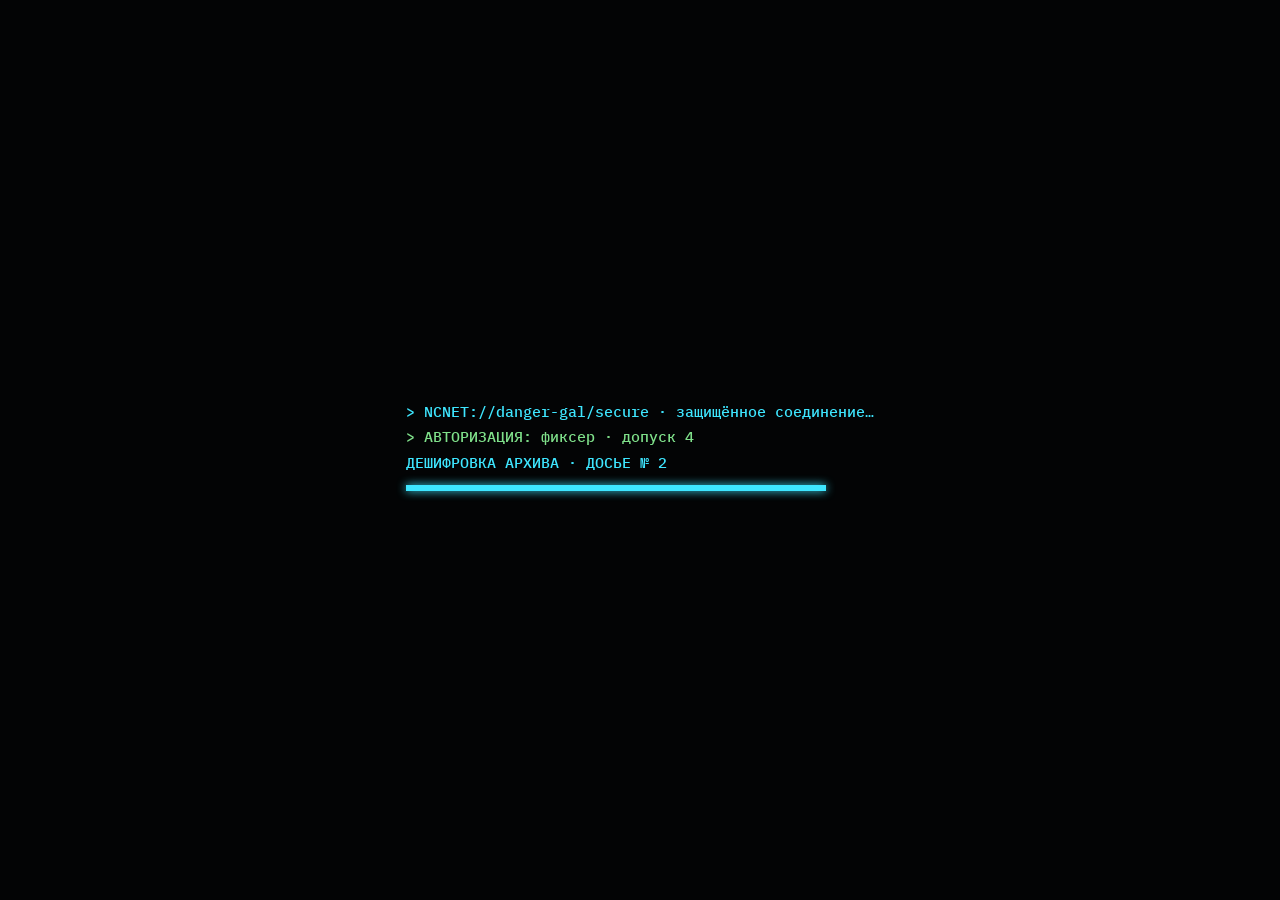
<file: dossiers/garry/index.html>
<!doctype html>
<html lang="ru"><head><meta charset="utf-8"><meta name="viewport" content="width=device-width, initial-scale=1">
<title>Досье · Гарри</title>
<link rel="stylesheet" href="https://fonts.googleapis.com/css2?family=Oswald:wght@500;700&family=IBM+Plex+Sans:wght@400;600&family=IBM+Plex+Mono:wght@400;600&family=Caveat:wght@600&display=swap">
<style>
/* Layout: a Night City terminal file browser — path bar, folder tree on the left, the open folder on the right; folders open with a glitch */
:root{
  --bg:#07080b; --win:#0f1117; --panel:#151821; --line:#2a2f3b; --fg:#e8eef2; --muted:#8c96a3;
  --red:#ff2f4b; --cyan:#3ee6ff; --yel:#f5d90a; --ok:#7fe08a;
  --head:"Oswald","Arial Narrow",sans-serif; --body:"IBM Plex Sans",system-ui,sans-serif; --mono:"IBM Plex Mono",ui-monospace,monospace; --hand:"Caveat",cursive;
  color-scheme:dark;
}
*{box-sizing:border-box}
html,body{background:var(--bg);color:var(--fg);margin:0}
body{font:15px/1.55 var(--body);background:radial-gradient(ellipse at 30% 0%,#122030 0%,var(--bg) 60%) fixed var(--bg)}
.wrap{max-width:1180px;margin:0 auto;padding-block:16px 40px;padding-left:max(16px,env(safe-area-inset-left,0px));padding-right:max(16px,env(safe-area-inset-right,0px))}
.term{border:1px solid var(--line);background:var(--win);box-shadow:0 0 0 1px #000,0 20px 60px rgba(0,0,0,.6),0 0 40px rgba(62,230,255,.06)}
.tbar{display:flex;align-items:center;gap:12px;padding:8px 12px;background:#0a0c11;border-bottom:1px solid var(--line);font:600 12px var(--mono);letter-spacing:.08em;color:var(--muted)}
.tbar .dots{display:flex;gap:6px}.tbar .dots i{width:10px;height:10px;display:block;border:1px solid var(--line)}
.tbar .dots i:first-child{background:var(--red);border-color:var(--red)}
.tbar b{color:var(--cyan);font-weight:600}
.tbar .rt{margin-left:auto;color:var(--red)}
.path{display:flex;flex-wrap:wrap;align-items:center;gap:4px;padding:8px 12px;border-bottom:1px solid var(--line);font:500 13px var(--mono);color:var(--muted);background:#0c0e14}
.path button{all:unset;cursor:pointer;color:var(--cyan);padding:1px 4px}
.path button:hover,.path button:focus-visible{background:rgba(62,230,255,.12);outline:none}
.path .cur{color:var(--fg);padding:1px 4px}
.path .back{margin-right:8px;border:1px solid var(--line);padding:2px 10px;color:var(--fg)}
.body{display:grid;grid-template-columns:230px minmax(0,1fr);min-height:640px}
@media (max-width:820px){.body{grid-template-columns:minmax(0,1fr)}.tree{display:none}}
.tree{border-right:1px solid var(--line);padding:12px 0;font:500 13px var(--mono);background:#0b0d12}
.tree button{all:unset;box-sizing:border-box;display:flex;align-items:center;gap:8px;width:100%;padding:5px 14px;cursor:pointer;color:var(--muted)}
.tree button:hover,.tree button:focus-visible{color:var(--fg);background:rgba(255,255,255,.04)}
.tree button.on{color:var(--yel);background:rgba(245,217,10,.07);border-left:2px solid var(--yel)}
.tree .ico{width:16px;height:12px;flex:none;position:relative;background:currentColor;opacity:.85}
.tree .ico::before{content:"";position:absolute;left:0;top:-3px;width:7px;height:3px;background:currentColor}
.tree .ico.f{width:12px;height:14px;opacity:.7}.tree .ico.f::before{display:none}
.tree .root{color:var(--fg);font-weight:600;margin-bottom:4px}
.pane{padding:20px;min-width:0;position:relative}
.pane.opening{animation:open .42s steps(5) both}
@keyframes open{0%{clip-path:inset(0 0 100% 0);filter:brightness(2.4) hue-rotate(70deg);transform:translateX(-6px)}40%{clip-path:inset(0 0 45% 0);transform:translateX(4px)}70%{clip-path:inset(0 0 10% 0);filter:brightness(1.4)}100%{clip-path:inset(0);filter:none;transform:none}}
/* рабочий стол: папки */
.grid{display:grid;grid-template-columns:repeat(auto-fill,minmax(150px,1fr));gap:22px 14px}
.fold{all:unset;box-sizing:border-box;cursor:pointer;display:grid;justify-items:center;gap:8px;padding:12px 6px;text-align:center;border:1px solid transparent}
.fold:hover,.fold:focus-visible{border-color:rgba(62,230,255,.35);background:rgba(62,230,255,.05);outline:none}
.fico{position:relative;width:96px;height:70px;--c:var(--yel)}
.fico::before{content:"";position:absolute;left:0;top:0;width:40px;height:12px;background:color-mix(in srgb,var(--c) 70%,#000);clip-path:polygon(0 0,80% 0,100% 100%,0 100%)}
.fico .back{position:absolute;left:0;right:0;top:8px;bottom:0;background:color-mix(in srgb,var(--c) 70%,#000)}
.fico .paper{position:absolute;left:10px;right:10px;top:12px;height:40px;background:#e9e4d8;transition:transform .2s}
.fico .front{position:absolute;left:0;right:0;top:20px;bottom:0;background:var(--c);transform-origin:bottom;transition:transform .25s;box-shadow:inset 0 1px 0 rgba(255,255,255,.35)}
.fico .front::after{content:attr(data-n);position:absolute;right:8px;bottom:6px;font:700 13px var(--mono);color:rgba(0,0,0,.55)}
.fold:hover .front,.fold:focus-visible .front{transform:perspective(200px) rotateX(-28deg)}
.fold:hover .paper,.fold:focus-visible .paper{transform:translateY(-8px)}
.fold.red .fico{--c:var(--red)}.fold.cy .fico{--c:var(--cyan)}
.fold b{font:600 13px var(--mono);letter-spacing:.04em;color:var(--fg);word-break:break-word}
.fold small{font:400 12px var(--mono);color:var(--muted)}
.fold.locked b::after{content:" 🔒";}
/* файлы */
.files{display:grid;grid-template-columns:repeat(auto-fill,minmax(260px,1fr));gap:16px}
figure{margin:0;min-width:0}
.file{background:var(--panel);border:1px solid var(--line)}
.file img{display:block;width:100%;height:auto;cursor:zoom-in;background:#000}
.file figcaption{padding:10px 12px;font:400 13px/1.45 var(--mono);color:var(--muted)}
.file figcaption b{display:block;color:var(--fg);font:600 13px var(--mono);margin-bottom:3px}
h2{font:700 26px var(--head);text-transform:uppercase;letter-spacing:.05em;margin:0 0 4px}
.sub{font:500 12px var(--mono);letter-spacing:.14em;text-transform:uppercase;color:var(--muted);margin:0 0 16px}
.profile{display:grid;grid-template-columns:minmax(0,300px) minmax(0,1fr);gap:20px;align-items:start}
@media (max-width:700px){.profile{grid-template-columns:minmax(0,1fr)}}
.data{display:grid;grid-template-columns:auto minmax(0,1fr);gap:6px 14px;margin:0}
.data dt{font:600 12px var(--mono);letter-spacing:.1em;text-transform:uppercase;color:var(--muted);padding-top:2px}
.data dd{margin:0;font-weight:600}.data dd em{font-style:normal;color:var(--cyan)}
.list{margin:16px 0 0;padding:0;list-style:none;display:grid;gap:8px}
.list li{padding:8px 12px;background:var(--panel);border-left:3px solid var(--red);font-size:14px}
.facts{margin:0;padding:0;list-style:none;display:grid;gap:8px;max-width:70ch}
.facts li{font-size:14px;padding-left:14px;border-left:2px solid var(--line)}
.facts li b{color:var(--red);font-family:var(--mono);margin-right:6px}
.split{display:grid;grid-template-columns:minmax(0,1.5fr) minmax(0,1fr);gap:18px;align-items:start}
@media (max-width:820px){.split{grid-template-columns:minmax(0,1fr)}}
.skills{display:grid;grid-template-columns:repeat(auto-fit,minmax(220px,1fr));gap:10px}
.skills div{background:var(--panel);padding:12px;border-top:2px solid var(--cyan);font-size:14px}
.skills b{display:block;font:600 12px var(--mono);letter-spacing:.1em;text-transform:uppercase;color:var(--cyan);margin-bottom:2px}
.enemy figcaption .tag{display:block;font:600 11px var(--mono);letter-spacing:.12em;text-transform:uppercase;color:var(--red)}
.enemy figcaption h3{font:700 18px var(--head);text-transform:uppercase;margin:2px 0 6px;color:var(--fg)}
.enemy figcaption p{margin:0;font-family:var(--body);font-size:14px;color:#cfd6dc}
.txtfile{background:#14110a;border:1px solid #4d4224;padding:22px 26px;max-width:62ch;font:600 28px/1.3 var(--hand);color:#ffd36b;transform:rotate(-.5deg)}
.txtfile small{display:block;font:400 13px var(--mono);color:#a8955f;margin-top:10px}
.denied{font:600 14px var(--mono);color:var(--red);border:1px solid var(--red);padding:14px 16px;max-width:60ch;background:rgba(255,47,75,.06)}
.denied b{display:block;font-size:18px;letter-spacing:.12em;margin-bottom:6px}
.stamp{display:inline-block;font:700 18px var(--head);color:var(--red);border:3px solid var(--red);padding:0 10px;transform:rotate(-5deg);letter-spacing:.12em;margin-left:10px;vertical-align:middle}
h1{font:700 clamp(30px,5vw,46px)/1 var(--head);text-transform:uppercase;margin:0 0 4px;display:inline-block;text-shadow:2px 0 rgba(255,47,75,.75),-2px 0 rgba(62,230,255,.75)}
.status{display:flex;flex-wrap:wrap;gap:6px 18px;padding:7px 12px;border-top:1px solid var(--line);font:500 12px var(--mono);color:var(--muted);background:#0a0c11}
.status b{color:var(--ok);font-weight:500}
.status span:last-child::after{content:"█";margin-left:6px;color:var(--cyan);animation:blink 1s steps(1) infinite}
@keyframes blink{50%{opacity:0}}
/* экран */
body::after{content:"";position:fixed;inset:0;pointer-events:none;z-index:15;background:repeating-linear-gradient(0deg,rgba(0,0,0,.22) 0 1px,transparent 1px 3px),radial-gradient(ellipse at 50% 50%,transparent 60%,rgba(0,0,0,.55) 100%);animation:flick 6s steps(1) infinite}
body::before{content:"";position:fixed;left:0;right:0;height:120px;top:-140px;pointer-events:none;z-index:16;background:linear-gradient(180deg,transparent,rgba(62,230,255,.07),transparent);animation:sweep 7s linear infinite}
@keyframes flick{0%,100%{opacity:1}31%{opacity:.85}32%{opacity:1}74%{opacity:.9}75%{opacity:1}}
@keyframes sweep{to{top:110vh}}
.gl{animation:imgl .38s steps(2) 1}
@keyframes imgl{20%{transform:translate(-6px,2px);filter:hue-rotate(80deg) saturate(2.2) contrast(1.4);clip-path:inset(12% 0 55% 0)}40%{transform:translate(5px,-2px);filter:invert(.12) hue-rotate(-60deg);clip-path:inset(48% 0 18% 0)}60%{transform:translate(-3px,0);filter:brightness(1.6) saturate(0);clip-path:inset(0 0 70% 0)}80%{transform:translate(2px,1px);clip-path:inset(70% 0 0 0)}}
#boot{position:fixed;inset:0;z-index:30;background:#030405;color:var(--cyan);font:500 15px/1.7 var(--mono);display:grid;place-content:center;padding:0 16px;cursor:pointer;transition:opacity .35s}
#boot.off{opacity:0;pointer-events:none}
#boot p{margin:0;white-space:pre-wrap;max-width:min(560px,92vw)}
#boot p.r{color:var(--red)}#boot p.ok{color:var(--ok)}
#boot .bar2{display:block;height:6px;background:#0d2a30;margin:10px 0;width:min(420px,80vw)}
#boot .bar2 i{display:block;height:100%;width:0;background:var(--cyan);box-shadow:0 0 10px var(--cyan)}
.lb{position:fixed;inset:0;background:rgba(0,0,0,.92);display:grid;place-items:center;padding:16px;z-index:20;cursor:zoom-out}
.lb img{max-height:92vh;width:auto;max-width:100%}
.lbx{position:fixed;top:calc(12px + env(safe-area-inset-top,0px));right:calc(12px + env(safe-area-inset-right,0px));font:600 14px var(--mono);background:#000;color:#fff;border:1px solid #555;padding:6px 12px;cursor:pointer;z-index:21}
@media (prefers-reduced-motion:reduce){*,*::before,*::after{animation:none!important;transition:none!important}#boot{display:none}}
</style>
</head><body>

<div id="boot" role="status" aria-live="polite" title="Клик — пропустить"></div>
<div class="wrap">
  <div class="term">
    <div class="tbar"><span class="dots"><i></i><i></i><i></i></span><span><b>NCNET</b> · DANGER GAL · ФАЙЛОВЫЙ АРХИВ ВЕРБОВКИ</span><span class="rt">● REC</span></div>
    <nav class="path" id="path" aria-label="Путь"></nav>
    <div class="body">
      <aside class="tree" id="tree" aria-label="Папки"></aside>
      <main class="pane" id="pane"></main>
    </div>
    <div class="status"><span>Канал: <b>зашифрован</b></span><span>Пользователь: фиксер · допуск 4</span><span id="cnt"></span></div>
  </div>
</div>

<script>
const F = {
  profile: { n:"01", name:"01_ПРОФИЛЬ", note:"анкета кандидата", cls:"", html:`
    <h1 class="dec" data-final="ГАРРИ">ГАРРИ</h1><span class="stamp">Секретно</span>
    <p class="sub">Гаррье · бывший сотрудник NCPD · кандидат на контракт «Привой»</p>
    <div class="profile">
      <figure class="file"><img src="img/garry-mug.webp" alt="Магшот Гарри, NCPD, дело NC-2045-1402" width="1024" height="1280"><figcaption><b>mugshot_NC-2045-1402.img</b>Из базы NCPD. Бывшие коллеги снимали его без особой нежности.</figcaption></figure>
      <div>
        <dl class="data">
          <dt>Имя</dt><dd>Гаррье</dd><dt>Хэндл</dt><dd>Гарри</dd>
          <dt>Роль</dt><dd>Соло · <em>местный линчеватель</em></dd>
          <dt>Откуда</dt><dd>Семья из боевой зоны, детство в мегаструктуре. Корни — Калининград</dd>
          <dt>Прошлое</dt><dd>Законник NCPD. Уволен после облавы, которую не должен был проводить</dd>
          <dt>Приметы</dt><dd>Седеющие волосы в хвосте, бакенбарды, полицейская кибер-рука № 0734, тренч, кричащий галстук, фляга</dd>
          <dt>Кодекс</dt><dd>Работает во благо: истребляет «плохих парней». Весь город — его участок</dd>
        </dl>
        <ul class="list">
          <li>Знает изнутри, как банды покупают полицию. Сам на этом погорел.</li>
          <li>На его последней облаве нашли ящики боевых инъекторов с зелёной жидкостью. Похожая светится в ранах наших сорвавшихся агентов.</li>
          <li>Берёт заказы на членов банд — «Гончие», которые торгуют «Привоем», и так в его списке.</li>
          <li>Пьёт. Даже на деле. Учитывать при планировании.</li>
        </ul>
      </div>
    </div>`},
  surv: { n:"02", name:"02_СЛЕЖКА", note:"3 файла", cls:"cy", html:`
    <h2>Слежка</h2><p class="sub">3 кадра · наружное наблюдение</p>
    <div class="files">
      <figure class="file"><img src="img/s-alley.webp" alt="Гарри держит бандита на прицеле в переулке" width="1400" height="933"><figcaption><b>cam05_alley.img</b>27.05.2045, 01:12. Член банды с волчьей головой на черепе. Разговор короткий, бутылка рядом.</figcaption></figure>
      <figure class="file"><img src="img/s-bar.webp" alt="Гарри в баре смотрит старое видео" width="1400" height="933"><figcaption><b>cam18_bar.img</b>01.06.2045, 04:40. Перерыв между заказами. Шесть пустых рюмок и одно и то же видео.</figcaption></figure>
      <figure class="file"><img src="img/s-kim.webp" alt="Полицейский Ким сажает Гарри в машину" width="1400" height="933"><figcaption><b>cam21_roof.img</b>03.06.2045, 02:18. Офицер Ким уводит его от патруля. Уже не в первый раз.</figcaption></figure>
    </div>`},
  incident: { n:"03", name:"03_НЕ_ТА_СДЕЛКА", note:"док 13", cls:"red", html:`
    <h2>Не та сделка</h2><p class="sub">док 13 · облава, после которой его выкинули</p>
    <div class="split">
      <figure class="file"><img src="img/incident.webp" alt="Гарри в форме NCPD задерживает главаря у ящиков с инъекторами" width="1400" height="788"><figcaption><b>dock13_bodycam.img</b>Кадр с нагрудной камеры. Запись официально «утеряна».</figcaption></figure>
      <ul class="facts">
        <li><b>17 лет</b>Родители в списках убитых. Бутылка, пустая квартира.</li>
        <li><b>Она</b>Встреча, после которой он протрезвел. Академия законников, служба. Жена Джана — дочь начальника отделения.</li>
        <li><b>Док 13</b>Случайный патруль. Сделка с экзотами и боевыми инъекторами. Главарь в наручниках.</li>
        <li><b>Крыша</b>Банды оказались под защитой его начальника — отца жены.</li>
        <li><b>Итог</b>Увольнение. Тесть надавил, Джана подала на развод. Остались бутылка и желание мстить.</li>
      </ul>
    </div>`},
  data: { n:"04", name:"04_ВОЗМОЖНОСТИ", note:"оценка", cls:"cy", html:`
    <h2>Возможности</h2><p class="sub">оценка вербовщика</p>
    <div class="skills">
      <div><b>Рефлексы</b>Реакция лучше, чем у большинства трезвых. Тело крепкое, держит удар.</div>
      <div><b>Полиция</b>Знает процедуры, коды, кто в отделении берёт. Ким до сих пор прикрывает.</div>
      <div><b>Улица</b>Весь город — его участок. Банды знает по тегам и по лицам.</div>
      <div><b>Рука</b>Старая полицейская кибер-рука № 0734. Списанная, но работает.</div>
    </div>`},
  enemies: { n:"05", name:"05_СВОИ_И_ЧУЖИЕ", note:"3 объекта", cls:"red", html:`
    <h2>Свои и чужие</h2><p class="sub">3 объекта</p>
    <div class="files">
      <figure class="file enemy"><img src="img/sokolov-id.webp" alt="Удостоверение капитана Соколова с печатью «Продажный»" width="1024" height="1280"><figcaption><span class="tag">Враг</span><h3>Кап. Виктор Соколов</h3><p>Начальник отделения и бывший тесть. Крышует банды. Предлагал Гарри «работу» — тот отказал. Нападать будет руками своих банд.</p></figcaption></figure>
      <figure class="file enemy"><img src="img/kim.webp" alt="Офицер Ким с двумя стаканами кофе" width="1024" height="1280"><figcaption><span class="tag">Свой</span><h3>Офицер Ким</h3><p>Единственный друг. Помог добиться Джаны, прикрывает от законников до сих пор. Почему — Гарри и сам не знает.</p></figcaption></figure>
      <figure class="file enemy"><img src="img/jana.webp" alt="Кадр старого видео: смеющаяся женщина на крыше" width="1024" height="1280"><figcaption><span class="tag">Прошлое</span><h3>Джана</h3><p>Бывшая жена. Между ними встали его цель и идеалы. Это видео — самое дорогое, что у него есть.</p></figcaption></figure>
    </div>`},
  looks: { n:"06", name:"06_ВНЕШНОСТЬ", note:"1 файл", cls:"", html:`
    <h2>Внешность</h2><p class="sub">из открытых источников</p>
    <div class="files">
      <figure class="file"><img src="img/garry-art.webp" alt="Гарри в тренче и ярком галстуке с револьвером" width="1122" height="1402"><figcaption><b>street_01.img</b>Галстук пугающе жизнерадостен. Снять его — предательство.</figcaption></figure>
    </div>`},
  note: { n:"txt", name:"заметка_фиксера.txt", note:"1 КБ", cls:"", file:true, html:`
    <div class="txtfile">Аванс не давать — пропьёт. Давать цель — не отпустит. Про тестя при нём не шутить.<small>— пометка фиксера</small></div>`},
  locked: { n:"07", name:"07_ДЕЛО_СОКОЛОВА", note:"нет доступа", cls:"red", locked:true, html:`
    <div class="denied"><b>ДОСТУП ЗАПРЕЩЁН</b>Внутреннее дело NCPD. Закрыто по распоряжению начальника отделения. Попытка входа записана.</div>`}
};
const ORDER = ["profile","surv","incident","data","enemies","looks","locked","note"];
const ROOT = ["DANGER_GAL","ВЕРБОВКА","ПРИВОЙ","ГАРРИ"];
let cur = null;
const pane = document.getElementById("pane"), tree = document.getElementById("tree"), path = document.getElementById("path");
const reduce = matchMedia("(prefers-reduced-motion: reduce)").matches;
const GL = "█▓▒░#@%&*/\\<>01ГАРИЖФЩЯ";
function scramble(el, final, ms){ if(reduce){el.textContent=final;return} const t0=performance.now(); const step=t=>{const k=Math.min(1,(t-t0)/ms),n=Math.floor(final.length*k); el.textContent=final.slice(0,n)+Array.from(final.slice(n),()=>GL[Math.floor(Math.random()*GL.length)]).join(""); if(k<1)requestAnimationFrame(step)}; requestAnimationFrame(step); }
function folderIcon(f){ return f.file ? `<span class="fico" style="--c:#cfd6dc"><span class="back" style="background:#e9e4d8"></span></span>` : `<span class="fico"><span class="back"></span><span class="paper"></span><span class="front" data-n="${f.n}"></span></span>`; }
function render(){
  tree.innerHTML = `<button class="root ${cur?"":"on"}" data-go=""><span class="ico"></span>ГАРРИ/</button>` + ORDER.map(k=>{const f=F[k];return `<button class="${cur===k?"on":""}" data-go="${k}" style="padding-left:30px"><span class="ico ${f.file?"f":""}"></span>${f.name}</button>`}).join("");
  path.innerHTML = (cur?`<button class="back" data-go="">← Назад</button>`:`<a class="back" href="../desk/index.html" style="margin-right:8px;border:1px solid var(--line);padding:2px 10px;color:var(--fg);text-decoration:none">← Стол</a>`) + ROOT.map((p,i)=> i<ROOT.length-1 ? (i===2?`<a href="../desk/index.html" style="color:var(--cyan)">${p}</a> /`:`<span>${p}</span> /`) : (cur?`<button data-go="">${p}</button> /`:`<span class="cur">${p}</span>`)).join(" ") + (cur?` <span class="cur">${F[cur].name}</span>`:"");
  if(!cur){
    pane.innerHTML = `<h2>Досье № 2 · Гарри</h2><p class="sub">${ORDER.length} объектов · открой папку</p><div class="grid">${ORDER.map(k=>{const f=F[k];return `<button class="fold ${f.cls}${f.locked?" locked":""}" data-go="${k}">${folderIcon(f)}<b>${f.name}</b><small>${f.note}</small></button>`}).join("")}</div>`;
  } else {
    pane.innerHTML = F[cur].html;
    const d = pane.querySelector(".dec"); if(d) scramble(d, d.dataset.final, 800);
  }
  document.getElementById("cnt").textContent = cur ? `Открыто: ${F[cur].name}` : "Готов";
  pane.classList.remove("opening"); void pane.offsetWidth; if(!reduce) pane.classList.add("opening");
}
function go(k){ cur = k || null; render(); try{ history.replaceState(null,"",k?"#"+k:location.pathname) }catch(e){} pane.focus?.({preventScroll:true}); }
document.addEventListener("click", e => {
  const g = e.target.closest("[data-go]"); if(g){ go(g.dataset.go); return; }
  const im = e.target.closest(".pane img"); if(!im) return;
  const lb = document.createElement("div"); lb.className="lb"; lb.setAttribute("role","dialog"); lb.setAttribute("aria-label",im.alt);
  lb.innerHTML = `<img src="${im.getAttribute("src")}" alt="${im.alt}"><button class="lbx" type="button">Закрыть ✕</button>`;
  const close=()=>{lb.remove();document.removeEventListener("keydown",kd)}; const kd=ev=>{if(ev.key==="Escape")close()};
  lb.addEventListener("click",close); document.addEventListener("keydown",kd); document.body.appendChild(lb); lb.querySelector("button").focus();
});
document.addEventListener("keydown", e => { if(e.key==="Backspace" && cur && !e.target.closest("input,textarea")) { e.preventDefault(); go(""); } });
const start = (location.hash||"").slice(1); cur = F[start] ? start : null; render();

// загрузка с терминала
(function(){
  const boot = document.getElementById("boot");
  if (reduce) { boot.remove(); return; }
  const done = () => { boot.classList.add("off"); setTimeout(()=>boot.remove(),400); };
  const lines = [["NCNET://danger-gal/secure · защищённое соединение…",""],["АВТОРИЗАЦИЯ: фиксер · допуск 4","ok"],["ДЕШИФРОВКА АРХИВА · ДОСЬЕ № 2","bar"],["ВНИМАНИЕ: сеанс записывается","r"]];
  let i = 0; const next = () => { if(!boot.isConnected) return; if(i>=lines.length) return setTimeout(done,350);
    const [txt,cls] = lines[i++]; const p=document.createElement("p"); if(cls && cls!=="bar") p.className=cls; boot.appendChild(p);
    if(cls==="bar"){ p.textContent=txt; const b=document.createElement("span"); b.className="bar2"; b.innerHTML="<i></i>"; boot.appendChild(b); requestAnimationFrame(()=>{b.firstChild.style.transition="width .7s steps(12)"; b.firstChild.style.width="100%"}); return setTimeout(next,800); }
    scramble(p,"> "+txt,320); setTimeout(next,380); };
  boot.addEventListener("click",done); next(); setTimeout(()=>boot.isConnected&&done(),4500);
  setInterval(()=>{ if(document.hidden) return; const pool=[...document.querySelectorAll(".pane img, .pane .fico, .pane .file")]; const el=pool[Math.floor(Math.random()*pool.length)]; if(!el) return;
    el.classList.remove("gl"); void el.offsetWidth; el.classList.add("gl"); setTimeout(()=>el.classList.remove("gl"),420); }, 2600);
})();
</script>

</body></html>
</file>
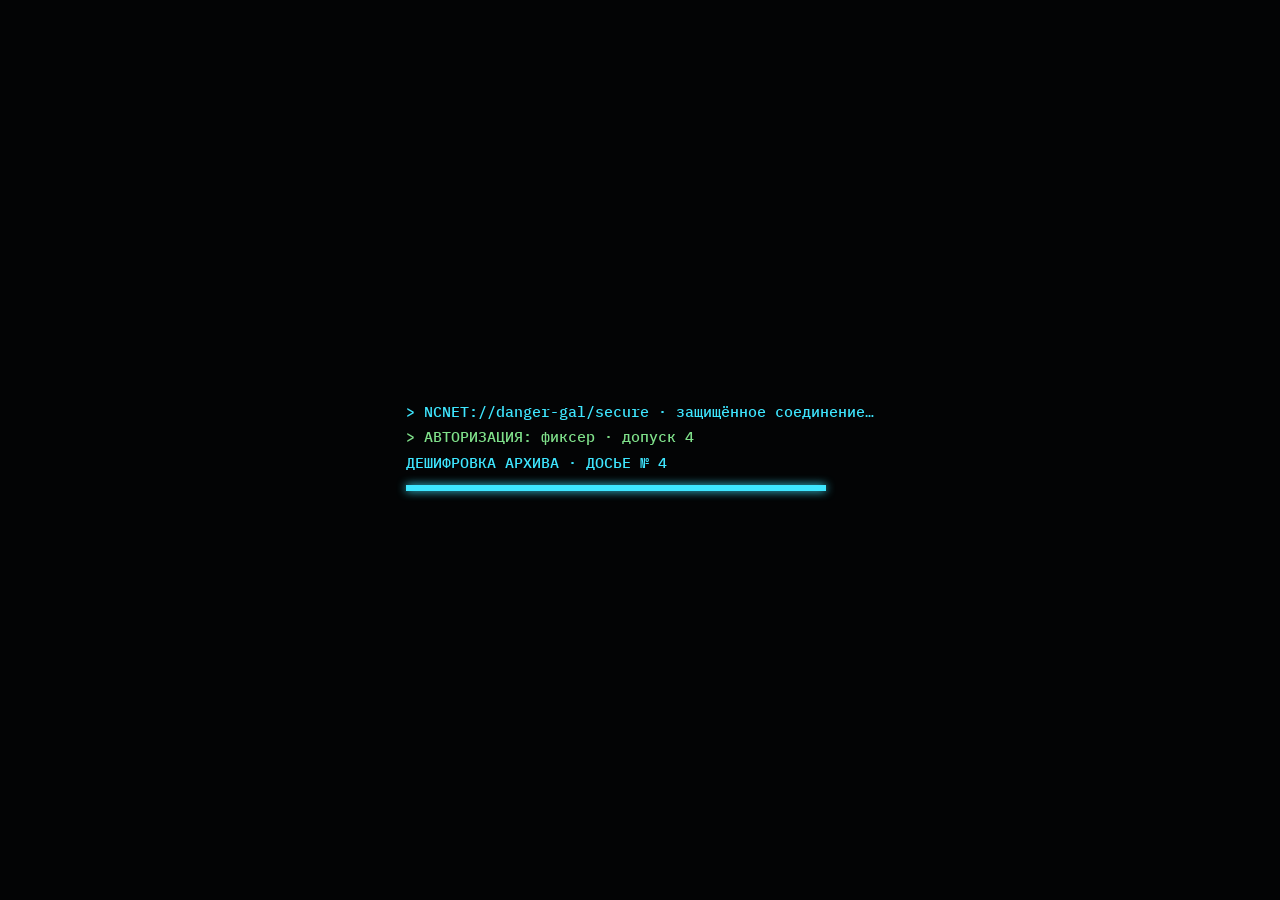
<file: dossiers/grim/index.html>
<!doctype html>
<html lang="ru"><head><meta charset="utf-8"><meta name="viewport" content="width=device-width, initial-scale=1">
<title>Досье · GRIM</title>
<link rel="stylesheet" href="https://fonts.googleapis.com/css2?family=Oswald:wght@500;700&family=IBM+Plex+Sans:wght@400;600&family=IBM+Plex+Mono:wght@400;600&family=Caveat:wght@600&display=swap">
<style>
/* Layout: a Night City terminal file browser — path bar, folder tree on the left, the open folder on the right; folders open with a glitch */
:root{
  --bg:#07080b; --win:#0f1117; --panel:#151821; --line:#2a2f3b; --fg:#e8eef2; --muted:#8c96a3;
  --red:#ff2f4b; --cyan:#3ee6ff; --yel:#f5d90a; --ok:#7fe08a;
  --head:"Oswald","Arial Narrow",sans-serif; --body:"IBM Plex Sans",system-ui,sans-serif; --mono:"IBM Plex Mono",ui-monospace,monospace; --hand:"Caveat",cursive;
  color-scheme:dark;
}
*{box-sizing:border-box}
html,body{background:var(--bg);color:var(--fg);margin:0}
body{font:15px/1.55 var(--body);background:radial-gradient(ellipse at 30% 0%,#122030 0%,var(--bg) 60%) fixed var(--bg)}
.wrap{max-width:1180px;margin:0 auto;padding-block:16px 40px;padding-left:max(16px,env(safe-area-inset-left,0px));padding-right:max(16px,env(safe-area-inset-right,0px))}
.term{border:1px solid var(--line);background:var(--win);box-shadow:0 0 0 1px #000,0 20px 60px rgba(0,0,0,.6),0 0 40px rgba(62,230,255,.06)}
.tbar{display:flex;align-items:center;gap:12px;padding:8px 12px;background:#0a0c11;border-bottom:1px solid var(--line);font:600 12px var(--mono);letter-spacing:.08em;color:var(--muted)}
.tbar .dots{display:flex;gap:6px}.tbar .dots i{width:10px;height:10px;display:block;border:1px solid var(--line)}
.tbar .dots i:first-child{background:var(--red);border-color:var(--red)}
.tbar b{color:var(--cyan);font-weight:600}
.tbar .rt{margin-left:auto;color:var(--red)}
.path{display:flex;flex-wrap:wrap;align-items:center;gap:4px;padding:8px 12px;border-bottom:1px solid var(--line);font:500 13px var(--mono);color:var(--muted);background:#0c0e14}
.path button{all:unset;cursor:pointer;color:var(--cyan);padding:1px 4px}
.path button:hover,.path button:focus-visible{background:rgba(62,230,255,.12);outline:none}
.path .cur{color:var(--fg);padding:1px 4px}
.path .back{margin-right:8px;border:1px solid var(--line);padding:2px 10px;color:var(--fg)}
.body{display:grid;grid-template-columns:230px minmax(0,1fr);min-height:640px}
@media (max-width:820px){.body{grid-template-columns:minmax(0,1fr)}.tree{display:none}}
.tree{border-right:1px solid var(--line);padding:12px 0;font:500 13px var(--mono);background:#0b0d12}
.tree button{all:unset;box-sizing:border-box;display:flex;align-items:center;gap:8px;width:100%;padding:5px 14px;cursor:pointer;color:var(--muted)}
.tree button:hover,.tree button:focus-visible{color:var(--fg);background:rgba(255,255,255,.04)}
.tree button.on{color:var(--yel);background:rgba(245,217,10,.07);border-left:2px solid var(--yel)}
.tree .ico{width:16px;height:12px;flex:none;position:relative;background:currentColor;opacity:.85}
.tree .ico::before{content:"";position:absolute;left:0;top:-3px;width:7px;height:3px;background:currentColor}
.tree .ico.f{width:12px;height:14px;opacity:.7}.tree .ico.f::before{display:none}
.tree .root{color:var(--fg);font-weight:600;margin-bottom:4px}
.pane{padding:20px;min-width:0;position:relative}
.pane.opening{animation:open .42s steps(5) both}
@keyframes open{0%{clip-path:inset(0 0 100% 0);filter:brightness(2.4) hue-rotate(70deg);transform:translateX(-6px)}40%{clip-path:inset(0 0 45% 0);transform:translateX(4px)}70%{clip-path:inset(0 0 10% 0);filter:brightness(1.4)}100%{clip-path:inset(0);filter:none;transform:none}}
/* рабочий стол: папки */
.grid{display:grid;grid-template-columns:repeat(auto-fill,minmax(150px,1fr));gap:22px 14px}
.fold{all:unset;box-sizing:border-box;cursor:pointer;display:grid;justify-items:center;gap:8px;padding:12px 6px;text-align:center;border:1px solid transparent}
.fold:hover,.fold:focus-visible{border-color:rgba(62,230,255,.35);background:rgba(62,230,255,.05);outline:none}
.fico{position:relative;width:96px;height:70px;--c:var(--yel)}
.fico::before{content:"";position:absolute;left:0;top:0;width:40px;height:12px;background:color-mix(in srgb,var(--c) 70%,#000);clip-path:polygon(0 0,80% 0,100% 100%,0 100%)}
.fico .back{position:absolute;left:0;right:0;top:8px;bottom:0;background:color-mix(in srgb,var(--c) 70%,#000)}
.fico .paper{position:absolute;left:10px;right:10px;top:12px;height:40px;background:#e9e4d8;transition:transform .2s}
.fico .front{position:absolute;left:0;right:0;top:20px;bottom:0;background:var(--c);transform-origin:bottom;transition:transform .25s;box-shadow:inset 0 1px 0 rgba(255,255,255,.35)}
.fico .front::after{content:attr(data-n);position:absolute;right:8px;bottom:6px;font:700 13px var(--mono);color:rgba(0,0,0,.55)}
.fold:hover .front,.fold:focus-visible .front{transform:perspective(200px) rotateX(-28deg)}
.fold:hover .paper,.fold:focus-visible .paper{transform:translateY(-8px)}
.fold.red .fico{--c:var(--red)}.fold.cy .fico{--c:var(--cyan)}
.fold b{font:600 13px var(--mono);letter-spacing:.04em;color:var(--fg);word-break:break-word}
.fold small{font:400 12px var(--mono);color:var(--muted)}
.fold.locked b::after{content:" 🔒";}
/* файлы */
.files{display:grid;grid-template-columns:repeat(auto-fill,minmax(260px,1fr));gap:16px}
figure{margin:0;min-width:0}
.file{background:var(--panel);border:1px solid var(--line)}
.file img{display:block;width:100%;height:auto;cursor:zoom-in;background:#000}
.file figcaption{padding:10px 12px;font:400 13px/1.45 var(--mono);color:var(--muted)}
.file figcaption b{display:block;color:var(--fg);font:600 13px var(--mono);margin-bottom:3px}
h2{font:700 26px var(--head);text-transform:uppercase;letter-spacing:.05em;margin:0 0 4px}
.sub{font:500 12px var(--mono);letter-spacing:.14em;text-transform:uppercase;color:var(--muted);margin:0 0 16px}
.profile{display:grid;grid-template-columns:minmax(0,300px) minmax(0,1fr);gap:20px;align-items:start}
@media (max-width:700px){.profile{grid-template-columns:minmax(0,1fr)}}
.data{display:grid;grid-template-columns:auto minmax(0,1fr);gap:6px 14px;margin:0}
.data dt{font:600 12px var(--mono);letter-spacing:.1em;text-transform:uppercase;color:var(--muted);padding-top:2px}
.data dd{margin:0;font-weight:600}.data dd em{font-style:normal;color:var(--cyan)}
.list{margin:16px 0 0;padding:0;list-style:none;display:grid;gap:8px}
.list li{padding:8px 12px;background:var(--panel);border-left:3px solid var(--red);font-size:14px}
.facts{margin:0;padding:0;list-style:none;display:grid;gap:8px;max-width:70ch}
.facts li{font-size:14px;padding-left:14px;border-left:2px solid var(--line)}
.facts li b{color:var(--red);font-family:var(--mono);margin-right:6px}
.split{display:grid;grid-template-columns:minmax(0,1.5fr) minmax(0,1fr);gap:18px;align-items:start}
@media (max-width:820px){.split{grid-template-columns:minmax(0,1fr)}}
.skills{display:grid;grid-template-columns:repeat(auto-fit,minmax(220px,1fr));gap:10px}
.skills div{background:var(--panel);padding:12px;border-top:2px solid var(--cyan);font-size:14px}
.skills b{display:block;font:600 12px var(--mono);letter-spacing:.1em;text-transform:uppercase;color:var(--cyan);margin-bottom:2px}
.enemy figcaption .tag{display:block;font:600 11px var(--mono);letter-spacing:.12em;text-transform:uppercase;color:var(--red)}
.enemy figcaption h3{font:700 18px var(--head);text-transform:uppercase;margin:2px 0 6px;color:var(--fg)}
.enemy figcaption p{margin:0;font-family:var(--body);font-size:14px;color:#cfd6dc}
.txtfile{background:#14110a;border:1px solid #4d4224;padding:22px 26px;max-width:62ch;font:600 28px/1.3 var(--hand);color:#ffd36b;transform:rotate(-.5deg)}
.txtfile small{display:block;font:400 13px var(--mono);color:#a8955f;margin-top:10px}
.denied{font:600 14px var(--mono);color:var(--red);border:1px solid var(--red);padding:14px 16px;max-width:60ch;background:rgba(255,47,75,.06)}
.denied b{display:block;font-size:18px;letter-spacing:.12em;margin-bottom:6px}
.stamp{display:inline-block;font:700 18px var(--head);color:var(--red);border:3px solid var(--red);padding:0 10px;transform:rotate(-5deg);letter-spacing:.12em;margin-left:10px;vertical-align:middle}
h1{font:700 clamp(30px,5vw,46px)/1 var(--head);text-transform:uppercase;margin:0 0 4px;display:inline-block;text-shadow:2px 0 rgba(255,47,75,.75),-2px 0 rgba(62,230,255,.75)}
.status{display:flex;flex-wrap:wrap;gap:6px 18px;padding:7px 12px;border-top:1px solid var(--line);font:500 12px var(--mono);color:var(--muted);background:#0a0c11}
.status b{color:var(--ok);font-weight:500}
.status span:last-child::after{content:"█";margin-left:6px;color:var(--cyan);animation:blink 1s steps(1) infinite}
@keyframes blink{50%{opacity:0}}
/* экран */
body::after{content:"";position:fixed;inset:0;pointer-events:none;z-index:15;background:repeating-linear-gradient(0deg,rgba(0,0,0,.22) 0 1px,transparent 1px 3px),radial-gradient(ellipse at 50% 50%,transparent 60%,rgba(0,0,0,.55) 100%);animation:flick 6s steps(1) infinite}
body::before{content:"";position:fixed;left:0;right:0;height:120px;top:-140px;pointer-events:none;z-index:16;background:linear-gradient(180deg,transparent,rgba(62,230,255,.07),transparent);animation:sweep 7s linear infinite}
@keyframes flick{0%,100%{opacity:1}31%{opacity:.85}32%{opacity:1}74%{opacity:.9}75%{opacity:1}}
@keyframes sweep{to{top:110vh}}
.gl{animation:imgl .38s steps(2) 1}
@keyframes imgl{20%{transform:translate(-6px,2px);filter:hue-rotate(80deg) saturate(2.2) contrast(1.4);clip-path:inset(12% 0 55% 0)}40%{transform:translate(5px,-2px);filter:invert(.12) hue-rotate(-60deg);clip-path:inset(48% 0 18% 0)}60%{transform:translate(-3px,0);filter:brightness(1.6) saturate(0);clip-path:inset(0 0 70% 0)}80%{transform:translate(2px,1px);clip-path:inset(70% 0 0 0)}}
#boot{position:fixed;inset:0;z-index:30;background:#030405;color:var(--cyan);font:500 15px/1.7 var(--mono);display:grid;place-content:center;padding:0 16px;cursor:pointer;transition:opacity .35s}
#boot.off{opacity:0;pointer-events:none}
#boot p{margin:0;white-space:pre-wrap;max-width:min(560px,92vw)}
#boot p.r{color:var(--red)}#boot p.ok{color:var(--ok)}
#boot .bar2{display:block;height:6px;background:#0d2a30;margin:10px 0;width:min(420px,80vw)}
#boot .bar2 i{display:block;height:100%;width:0;background:var(--cyan);box-shadow:0 0 10px var(--cyan)}
.lb{position:fixed;inset:0;background:rgba(0,0,0,.92);display:grid;place-items:center;padding:16px;z-index:20;cursor:zoom-out}
.lb img{max-height:92vh;width:auto;max-width:100%}
.lbx{position:fixed;top:calc(12px + env(safe-area-inset-top,0px));right:calc(12px + env(safe-area-inset-right,0px));font:600 14px var(--mono);background:#000;color:#fff;border:1px solid #555;padding:6px 12px;cursor:pointer;z-index:21}
@media (prefers-reduced-motion:reduce){*,*::before,*::after{animation:none!important;transition:none!important}#boot{display:none}}
</style>
</head><body>

<div id="boot" role="status" aria-live="polite" title="Клик — пропустить"></div>
<div class="wrap">
  <div class="term">
    <div class="tbar"><span class="dots"><i></i><i></i><i></i></span><span><b>NCNET</b> · DANGER GAL · ФАЙЛОВЫЙ АРХИВ ВЕРБОВКИ</span><span class="rt">● REC</span></div>
    <nav class="path" id="path" aria-label="Путь"></nav>
    <div class="body">
      <aside class="tree" id="tree" aria-label="Папки"></aside>
      <main class="pane" id="pane"></main>
    </div>
    <div class="status"><span>Канал: <b>зашифрован</b></span><span>Пользователь: фиксер · допуск 4</span><span id="cnt"></span></div>
  </div>
</div>

<script>
const F = {
  profile: { n:"01", name:"01_ПРОФИЛЬ", note:"анкета кандидата", cls:"", html:`
    <h1 class="dec" data-final="GRIM">GRIM</h1><span class="stamp">Секретно</span>
    <p class="sub">Дариус Окафор · кандидат на контракт «Привой»</p>
    <div class="profile">
      <figure class="file"><img src="img/grim-mug.webp" alt="Магшот Дариуса Окафора, NCPD, дело NC-2045-0716" width="1024" height="1280"><figcaption><b>mugshot_NC-2045-0716.img</b>Из базы NCPD.</figcaption></figure>
      <div>
        <dl class="data">
          <dt>Имя</dt><dd>Дариус Окафор</dd><dt>Хэндл</dt><dd>GRIM</dd>
          <dt>Возраст</dt><dd>26 · рост около 190 см</dd>
          <dt>Роль</dt><dd>Рокербой · <em>уличный художник</em> · битбоксер · рэпер</dd>
          <dt>Откуда</dt><dd>Саут-Пойнт, Найт-Сити</dd>
          <dt>Приметы</dt><dd>Локи, короткая борода, химический ожог на правом предплечье, краска под ногтями, выцветшая отцовская кепка</dd>
          <dt>Статус</dt><dd>Активен. За ним ведёт охоту корпоративная охрана</dd>
        </dl>
        <ul class="list">
          <li>Его стены читает весь район. Когда мы найдём правду о «Привое», показать её городу сможет он.</li>
          <li>Ненавидит то, что выдаёт себя за живое, не будучи живым. «Привой» — ровно такая вещь.</li>
          <li>Мать собирала корпуса медицинских имплантов, которые сама не могла себе позволить, и сгорела от производственной химии.</li>
          <li>Деньги ему не важны. Мотивацию нести не придётся — только факты.</li>
        </ul>
      </div>
    </div>`},
  surv: { n:"02", name:"02_СЛЕЖКА", note:"3 файла", cls:"cy", html:`
    <h2>Слежка</h2><p class="sub">3 кадра · наружное наблюдение</p>
    <div class="files">
      <figure class="file"><img src="img/s-billboard.webp" alt="Дариус на подъёмнике закрашивает билборд ИИ-артиста" width="1400" height="933"><figcaption><b>cam02_rooftop.img</b>02.06.2045, 03:14. Подъёмник одолжил у старого знакомого отца. Четыре часа работы поверх рекламы ИИ-артиста.</figcaption></figure>
      <figure class="file"><img src="img/s-mural.webp" alt="Дариус у мурала с портретом матери" width="1400" height="933"><figcaption><b>cam09_plant07.img</b>19.05.2045, 06:02. Портрет матери напротив её бывшей сборочной линии. Охрана закрашивала его трижды. На четвёртый раз отступила.</figcaption></figure>
      <figure class="file"><img src="img/s-tail.webp" alt="За Дариусом на ночном рынке идёт охранник" width="1400" height="933"><figcaption><b>cam15_market.img</b>04.06.2045, 22:41. За ним уже ходят. Лейтенант Рейес держит дистанцию и докладывает.</figcaption></figure>
    </div>`},
  incident: { n:"03", name:"03_ЧЕТЫРЕ_ЧАСА", note:"акция на билборде", cls:"red", html:`
    <h2>Четыре часа</h2><p class="sub">творческая забастовка · июнь 2045</p>
    <div class="split">
      <figure class="file"><img src="img/incident.webp" alt="Толпа снимает перекрашенный билборд с QR-кодом" width="1400" height="788"><figcaption><b>feed_capture_0602.img</b>Кадр из уличных трансляций.</figcaption></figure>
      <ul class="facts">
        <li><b>3 недели</b>Подготовка. Расчёт пропорций, маршрут отхода, подъёмник.</li>
        <li><b>4 часа</b>Работа на высоте. Поверх лица ИИ-артиста — огромный QR-код.</li>
        <li><b>Код</b>Ведёт на его собственный ремастер старой записи 1997 года. Живой бит вместо синтетического.</li>
        <li><b>4 часа</b>Столько провисела работа, пока её не сняли. Записи гуляют по сети до сих пор.</li>
        <li><b>После</b>На него открыли охоту. Дело ведёт лейтенант Маркос Рейес.</li>
      </ul>
    </div>`},
  data: { n:"04", name:"04_ВОЗМОЖНОСТИ", note:"оценка", cls:"cy", html:`
    <h2>Возможности</h2><p class="sub">оценка вербовщика</p>
    <div class="skills">
      <div><b>Толпа</b>Умеет читать аудиторию и поднимать людей. Улица ему верит.</div>
      <div><b>Город</b>Каждую ночь лезет на крыши и уходит от охраны. Двигается тихо, особенно в помещениях.</div>
      <div><b>Сигнал</b>Одна работа на стене — и о ней говорит весь город. Лучший способ донести правду.</div>
      <div><b>Память</b>Рисует мёртвых, чтобы город их не забыл. Знает, кто и где погиб в районе.</div>
    </div>`},
  enemies: { n:"05", name:"05_ВРАГИ", note:"3 объекта", cls:"red", html:`
    <h2>Враги и бывшие</h2><p class="sub">3 объекта</p>
    <div class="files">
      <figure class="file enemy"><img src="img/reyes-id.webp" alt="Пропуск лейтенанта Маркоса Рейеса с печатью «Охотник»" width="1024" height="1280"><figcaption><span class="tag">Охотник</span><h3>Лт. Маркос Рейес</h3><p>Корпоративная служба безопасности. Профессионал без особой злобы: для него GRIM — рабочая проблема, которую надо закрыть.</p></figcaption></figure>
      <figure class="file enemy"><img src="img/axiom.webp" alt="Рекламный постер ИИ-артиста, перечёркнутый красным" width="1024" height="1280"><figcaption><span class="tag">Символ</span><h3>DJ AXIOM</h3><p>Синтетический ИИ-артист. Всё, что GRIM ненавидит: музыка, которая не знает, что такое потеря.</p></figcaption></figure>
      <figure class="file enemy"><img src="img/band.webp" alt="Старое фото группы Concrete Frequency с пометками" width="1024" height="1280"><figcaption><span class="tag">Бывшие</span><h3>Concrete Frequency</h3><p>Четыре лучших года. Барабанщик погиб в чужой разборке, остальные подписали контракт на ИИ-сведение. Он положил маркер на стол и вышел. Эта точка не зажила.</p></figcaption></figure>
    </div>`},
  looks: { n:"06", name:"06_ВНЕШНОСТЬ", note:"1 файл", cls:"", html:`
    <h2>Внешность</h2><p class="sub">из открытых источников</p>
    <div class="files">
      <figure class="file"><img src="img/grim-art.webp" alt="GRIM у своей стены ночью" width="1280" height="1280"><figcaption><b>social_01.img</b>Носит то, что не жалко. Аккуратно — только выцветшую кепку: досталась от отца, вместе с двумястами пластинками и долгом за квартиру.</figcaption></figure>
    </div>`},
  note: { n:"txt", name:"заметка_фиксера.txt", note:"1 КБ", cls:"", file:true, html:`
    <div class="txtfile">Деньги ему не важны. Предлагай правду — на неё он согласится. И не вздумай упоминать ИИ при нём.<small>— пометка фиксера</small></div>`},
  locked: { n:"07", name:"07_ДЕЛО_РЕЙЕСА", note:"нет доступа", cls:"red", locked:true, html:`
    <div class="denied"><b>ДОСТУП ЗАПРЕЩЁН</b>Файл корпоративной службы безопасности. Получен через третьи руки и зашифрован. Требуется ключ отдела. Попытка входа записана.</div>`}
};
const ORDER = ["profile","surv","incident","data","enemies","looks","locked","note"];
const ROOT = ["DANGER_GAL","ВЕРБОВКА","ПРИВОЙ","GRIM"];
let cur = null;
const pane = document.getElementById("pane"), tree = document.getElementById("tree"), path = document.getElementById("path");
const reduce = matchMedia("(prefers-reduced-motion: reduce)").matches;
const GL = "█▓▒░#@%&*/\\<>01GRIMЖФЩЯ";
function scramble(el, final, ms){ if(reduce){el.textContent=final;return} const t0=performance.now(); const step=t=>{const k=Math.min(1,(t-t0)/ms),n=Math.floor(final.length*k); el.textContent=final.slice(0,n)+Array.from(final.slice(n),()=>GL[Math.floor(Math.random()*GL.length)]).join(""); if(k<1)requestAnimationFrame(step)}; requestAnimationFrame(step); }
function folderIcon(f){ return f.file ? `<span class="fico" style="--c:#cfd6dc"><span class="back" style="background:#e9e4d8"></span></span>` : `<span class="fico"><span class="back"></span><span class="paper"></span><span class="front" data-n="${f.n}"></span></span>`; }
function render(){
  tree.innerHTML = `<button class="root ${cur?"":"on"}" data-go=""><span class="ico"></span>GRIM/</button>` + ORDER.map(k=>{const f=F[k];return `<button class="${cur===k?"on":""}" data-go="${k}" style="padding-left:30px"><span class="ico ${f.file?"f":""}"></span>${f.name}</button>`}).join("");
  path.innerHTML = (cur?`<button class="back" data-go="">← Назад</button>`:`<a class="back" href="../desk/index.html" style="margin-right:8px;border:1px solid var(--line);padding:2px 10px;color:var(--fg);text-decoration:none">← Стол</a>`) + ROOT.map((p,i)=> i<ROOT.length-1 ? (i===2?`<a href="../desk/index.html" style="color:var(--cyan)">${p}</a> /`:`<span>${p}</span> /`) : (cur?`<button data-go="">${p}</button> /`:`<span class="cur">${p}</span>`)).join(" ") + (cur?` <span class="cur">${F[cur].name}</span>`:"");
  if(!cur){
    pane.innerHTML = `<h2>Досье № 4 · GRIM</h2><p class="sub">${ORDER.length} объектов · открой папку</p><div class="grid">${ORDER.map(k=>{const f=F[k];return `<button class="fold ${f.cls}${f.locked?" locked":""}" data-go="${k}">${folderIcon(f)}<b>${f.name}</b><small>${f.note}</small></button>`}).join("")}</div>`;
  } else {
    pane.innerHTML = F[cur].html;
    const d = pane.querySelector(".dec"); if(d) scramble(d, d.dataset.final, 800);
  }
  document.getElementById("cnt").textContent = cur ? `Открыто: ${F[cur].name}` : "Готов";
  pane.classList.remove("opening"); void pane.offsetWidth; if(!reduce) pane.classList.add("opening");
}
function go(k){ cur = k || null; render(); try{ history.replaceState(null,"",k?"#"+k:location.pathname) }catch(e){} pane.focus?.({preventScroll:true}); }
document.addEventListener("click", e => {
  const g = e.target.closest("[data-go]"); if(g){ go(g.dataset.go); return; }
  const im = e.target.closest(".pane img"); if(!im) return;
  const lb = document.createElement("div"); lb.className="lb"; lb.setAttribute("role","dialog"); lb.setAttribute("aria-label",im.alt);
  lb.innerHTML = `<img src="${im.getAttribute("src")}" alt="${im.alt}"><button class="lbx" type="button">Закрыть ✕</button>`;
  const close=()=>{lb.remove();document.removeEventListener("keydown",kd)}; const kd=ev=>{if(ev.key==="Escape")close()};
  lb.addEventListener("click",close); document.addEventListener("keydown",kd); document.body.appendChild(lb); lb.querySelector("button").focus();
});
document.addEventListener("keydown", e => { if(e.key==="Backspace" && cur && !e.target.closest("input,textarea")) { e.preventDefault(); go(""); } });
const start = (location.hash||"").slice(1); cur = F[start] ? start : null; render();

// загрузка с терминала
(function(){
  const boot = document.getElementById("boot");
  if (reduce) { boot.remove(); return; }
  const done = () => { boot.classList.add("off"); setTimeout(()=>boot.remove(),400); };
  const lines = [["NCNET://danger-gal/secure · защищённое соединение…",""],["АВТОРИЗАЦИЯ: фиксер · допуск 4","ok"],["ДЕШИФРОВКА АРХИВА · ДОСЬЕ № 4","bar"],["ВНИМАНИЕ: сеанс записывается","r"]];
  let i = 0; const next = () => { if(!boot.isConnected) return; if(i>=lines.length) return setTimeout(done,350);
    const [txt,cls] = lines[i++]; const p=document.createElement("p"); if(cls && cls!=="bar") p.className=cls; boot.appendChild(p);
    if(cls==="bar"){ p.textContent=txt; const b=document.createElement("span"); b.className="bar2"; b.innerHTML="<i></i>"; boot.appendChild(b); requestAnimationFrame(()=>{b.firstChild.style.transition="width .7s steps(12)"; b.firstChild.style.width="100%"}); return setTimeout(next,800); }
    scramble(p,"> "+txt,320); setTimeout(next,380); };
  boot.addEventListener("click",done); next(); setTimeout(()=>boot.isConnected&&done(),4500);
  setInterval(()=>{ if(document.hidden) return; const pool=[...document.querySelectorAll(".pane img, .pane .fico, .pane .file")]; const el=pool[Math.floor(Math.random()*pool.length)]; if(!el) return;
    el.classList.remove("gl"); void el.offsetWidth; el.classList.add("gl"); setTimeout(()=>el.classList.remove("gl"),420); }, 2600);
})();
</script>

</body></html>
</file>
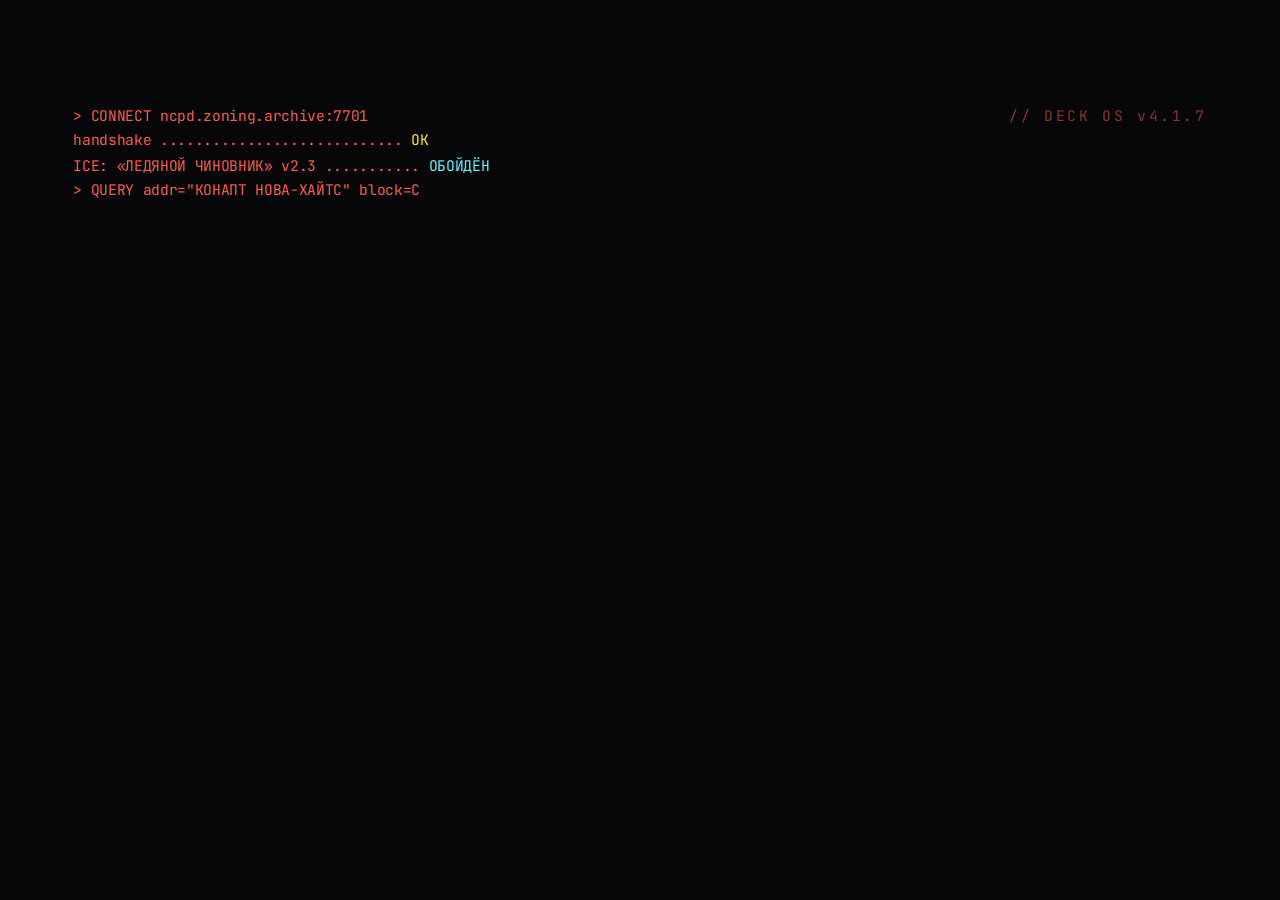
<file: dossiers/khimik-plan/index.html>
<!doctype html>
<html lang="ru"><head><meta charset="utf-8">
<style>
@font-face{font-family:Mono;src:url([data-uri]);unicode-range:U+0400-04FF}
@font-face{font-family:Mono;src:url([data-uri]);unicode-range:U+0000-03FF}
@font-face{font-family:Mono;font-weight:700;src:url([data-uri]);unicode-range:U+0400-04FF}
@font-face{font-family:Mono;font-weight:700;src:url([data-uri]);unicode-range:U+0000-03FF}
@font-face{font-family:Osw;font-weight:700;src:url([data-uri]);unicode-range:U+0400-04FF}
@font-face{font-family:Osw;font-weight:700;src:url([data-uri]);unicode-range:U+0000-03FF}
@font-face{font-family:Russo;src:url([data-uri]);unicode-range:U+0400-04FF}
@font-face{font-family:Russo;src:url([data-uri]);unicode-range:U+0000-03FF}
*{margin:0;padding:0;box-sizing:border-box}
:root{--bg:#0c0a0e;--ln:#ff5c50;--dim:#8a3530;--r:#5ef6ff;--y:#fcee0a;--tx:#ffc2b8}
html,body{width:100%;height:100%;overflow:hidden;background:#070608}
#stage{width:1920px;height:1200px;overflow:hidden;position:absolute;left:0;top:0;transform-origin:0 0;background:var(--bg);color:var(--tx);font-family:Mono}
#stage:before{content:"";position:absolute;inset:0;
  background:linear-gradient(rgba(255,92,80,.06) 1px,transparent 1px) 0 0/24px 24px,
             linear-gradient(90deg,rgba(255,92,80,.06) 1px,transparent 1px) 0 0/24px 24px,
             linear-gradient(rgba(255,92,80,.1) 1px,transparent 1px) 0 0/120px 120px,
             linear-gradient(90deg,rgba(255,92,80,.1) 1px,transparent 1px) 0 0/120px 120px}
#stage:after{content:"";position:absolute;inset:0;pointer-events:none;z-index:50;
  background:repeating-linear-gradient(transparent 0 3px,rgba(0,0,0,.18) 3px 4px),radial-gradient(ellipse at 50% 50%,transparent 60%,rgba(0,0,0,.6))}
#top{position:absolute;left:40px;right:40px;top:28px;height:96px;border:2px solid var(--ln);display:flex;align-items:stretch}
#top .c{padding:12px 20px;border-right:2px solid var(--ln);display:flex;flex-direction:column;justify-content:center}
#top .c:last-child{border-right:0;margin-left:auto;text-align:right}
#top small{font-size:15px;letter-spacing:.18em;color:var(--dim)}
#top b{font:400 40px/1.05 Russo;color:#fff;letter-spacing:.02em}
#top b i{font-style:normal;color:var(--y)}
#top .k{font:700 22px/1.3 Mono;color:var(--tx)}
#top .k em{font-style:normal;color:var(--r)}
.panel{position:absolute;border:1.5px solid var(--dim)}
.panel h4{position:absolute;left:-1.5px;top:-30px;font:700 16px Mono;letter-spacing:.2em;color:var(--ln);background:var(--bg);padding:4px 10px 4px 0}
svg{position:absolute;left:0;top:0;overflow:visible}
svg text{font-family:Mono}
#notes{position:absolute;left:1440px;top:820px;width:440px;height:340px;border:2px solid var(--r);padding:22px 24px;background:rgba(94,246,255,.05)}
#notes h5{font:700 26px Osw;letter-spacing:.06em;color:var(--r);margin-bottom:12px}
#notes p{font:400 18px/1.45 Mono;margin-bottom:8px}
#notes p b{color:var(--y)}
#legend{position:absolute;left:1440px;top:620px;width:440px;font:400 16px/1.9 Mono;color:var(--tx)}
#legend i{display:inline-block;width:26px;height:14px;margin-right:12px;vertical-align:-1px}
#foot{position:absolute;left:40px;bottom:16px;font:400 14px Mono;letter-spacing:.2em;color:var(--dim)}

.fx{opacity:0;transform:translateY(10px);transition:opacity .45s,transform .45s}
.wipe{clip-path:inset(0 100% 0 0);transition:clip-path .7s steps(24)}
.on.fx{opacity:1;transform:none}.on.wipe{clip-path:inset(0 0 0 0)}
.panel.fx{transform:scaleY(.02);transform-origin:50% 0;transition:opacity .2s,transform .5s cubic-bezier(.2,.8,.2,1)}
.panel.fx.on{transform:none}
@keyframes march{to{stroke-dashoffset:-36}}
@keyframes blink{0%,100%{opacity:1}50%{opacity:.25}}
@keyframes flick{0%{opacity:0}10%{opacity:1}20%{opacity:.2}30%{opacity:1}55%{opacity:.5}60%,100%{opacity:1}}
#boot{position:absolute;inset:0;z-index:60;background:#070608;padding:80px 110px;font:400 22px/1.7 Mono;color:#ff5c50;transition:opacity .5s}
#boot .ok{color:#fcee0a}#boot .err{color:#5ef6ff}
#bar{margin-top:26px;width:820px;height:22px;border:2px solid #ff5c50;position:relative}
#bar i{position:absolute;left:3px;top:3px;bottom:3px;width:0;background:#ff5c50;box-shadow:0 0 14px #ff5c50}
#pct{margin-top:10px;font-size:18px;color:#8a3530;letter-spacing:.2em}
#found{position:absolute;left:1042px;top:1012px;width:300px;text-align:center;z-index:40;font:700 17px Mono;letter-spacing:.3em;color:#5ef6ff;opacity:0}
#ucount{position:absolute;left:470px;top:1118px;font:700 18px Mono;letter-spacing:.14em;color:#8a3530;opacity:0;z-index:30}
#ucount b{color:#ff5c50}#ucount i{font-style:normal;color:#5ef6ff}
#uscan{position:absolute;left:470px;width:924px;height:3px;background:#ff5c50;box-shadow:0 0 18px #ff5c50,0 0 40px rgba(255,92,80,.5);opacity:0;z-index:31}
.skel{position:absolute;z-index:30;border:1.5px dashed #8a3530;background:linear-gradient(100deg,rgba(255,92,80,.03) 30%,rgba(255,92,80,.16) 50%,rgba(255,92,80,.03) 70%) 0 0/300% 100%;animation:shim 1.1s linear infinite;display:flex;flex-direction:column;align-items:center;justify-content:center;gap:8px;font:700 14px Mono;color:#8a3530;letter-spacing:.1em}
.skel b{font-size:15px;color:#ff5c50;opacity:.6}.skel em{position:absolute;left:8px;bottom:10px;height:4px;background:#ff5c50;width:0}
.skel.t{border-color:#5ef6ff;background-color:rgba(94,246,255,.06)}.skel.t span,.skel.t b{color:#5ef6ff}.skel.t em{background:#5ef6ff}
.skel.ok{border-style:solid;border-color:#ff5c50;background:rgba(255,92,80,.25)}.skel.t.ok{border-color:#5ef6ff;background:rgba(94,246,255,.5)}
@keyframes shim{from{background-position:100% 0}to{background-position:-200% 0}}
#hint{position:fixed;right:14px;bottom:8px;font:400 12px monospace;letter-spacing:.2em;color:#8a3530;z-index:70}

/* ---- 2077 ---- */
.panel{border-color:rgba(255,92,80,.45)!important}
.panel:after{content:"";position:absolute;right:-2px;top:-2px;width:26px;height:26px;background:linear-gradient(225deg,var(--ln) 0 48%,transparent 50%)}
.panel:before{content:"";position:absolute;left:-2px;bottom:-2px;width:60px;height:4px;background:var(--ln)}
#top{clip-path:polygon(0 0,calc(100% - 30px) 0,100% 30px,100% 100%,30px 100%,0 calc(100% - 30px));background:rgba(255,92,80,.05)}
#top b{text-shadow:2px 0 rgba(94,246,255,.55),-2px 0 rgba(255,92,80,.55)}
#notes{clip-path:polygon(0 0,calc(100% - 26px) 0,100% 26px,100% 100%,0 100%)}
#stage{animation:glitch 6s steps(1) infinite}
@keyframes glitch{0%,91%,100%{filter:none;transform-origin:0 0}
 92%{filter:drop-shadow(5px 0 rgba(94,246,255,.7)) drop-shadow(-5px 0 rgba(255,92,80,.7))}
 93%{filter:drop-shadow(-8px 0 rgba(94,246,255,.6)) drop-shadow(6px 0 rgba(252,238,10,.4))}
 94%{filter:none}96%{filter:drop-shadow(3px 0 rgba(94,246,255,.6))}97%{filter:none}}
#gl{position:absolute;left:0;right:0;height:60px;z-index:58;pointer-events:none;background:rgba(255,92,80,.08);mix-blend-mode:screen;animation:band 6s steps(1) infinite}
@keyframes band{0%,91%,100%{top:-100px}92%{top:340px}93%{top:760px;height:24px}95%{top:520px;height:8px}}
#tabs{position:absolute;left:1112px;top:44px;display:flex;gap:6px;z-index:5;font:700 15px Mono;letter-spacing:.16em}
#tabs span{padding:5px 16px;border:1px solid rgba(255,92,80,.4);color:#8a3530}
#tabs span.a{background:var(--ln);color:#0c0a0e;border-color:var(--ln)}
#net{position:absolute;left:1114px;top:88px;z-index:5;font:700 15px Mono;letter-spacing:.16em;color:#5ef6ff}
#net:before{content:"";display:inline-block;width:9px;height:9px;background:#5ef6ff;margin-right:10px;box-shadow:0 0 10px #5ef6ff;animation:blink 1s infinite}
#hint{animation:hfade 4s forwards}@keyframes hfade{0%,70%{opacity:1}100%{opacity:0}}
#boot{background:#070608!important;color:#ff5c50!important}
#boot:before{content:"// DECK OS v4.1.7";position:absolute;right:110px;top:80px;color:#8a3530;letter-spacing:.2em}
</style></head><body><div id="stage">
<div id="top">
  <div class="c"><small>NCPD // ГОР. ЗОНИРОВАНИЕ // АРХИВ ПЛАНОВ</small><b>КОНАПТ «<i>НОВА-ХАЙТС</i>», КОРПУС C</b></div>
  <div class="c"><small>ЭТАЖ</small><b style="color:var(--y)">09</b></div>
  <div class="c"><small>ЦЕЛЬ</small><div class="k">КВ. <em>C-912</em></div></div>
  <div class="c"><small>МАСШТАБ 1:200</small><div class="k">ЛИСТ 3/14 · РЕВ. 2041</div></div>
</div>

<div class="panel" style="left:40px;top:180px;width:360px;height:980px"><h4>// РАЗРЕЗ</h4></div>
<div class="panel" style="left:440px;top:180px;width:960px;height:980px"><h4>// ПЛАН ЭТАЖА 09</h4></div>
<div class="panel" style="left:1440px;top:180px;width:440px;height:400px"><h4>// КВ. C-912</h4></div>

<div id="legend">
  <div><i style="background:var(--r)"></i>ЦЕЛЬ</div>
  <div><i style="border:2px solid var(--ln)"></i>ЖИЛАЯ ЯЧЕЙКА</div>
  <div><i style="background:repeating-linear-gradient(45deg,var(--dim) 0 2px,transparent 2px 6px);border:1px solid var(--dim)"></i>ЛИФТЫ / ЛЕСТНИЦЫ</div>
  <div><i style="border-top:3px dashed var(--y);height:0;margin-top:6px"></i>МАРШРУТ</div>
  <div><i style="background:var(--y);width:14px;border-radius:50%"></i>КАМЕРА</div>
</div>

<div id="notes">
  <h5>ДЛЯ СВОИХ</h5>
  <p>Сам к двери не выходит. Товар — <b>через консьержку</b> или в мусоропровод у лифтов, пакет с синей лентой.</p>
  <p>Лифт B не работает с весны. Поднимайся по <b>лестнице 2</b>, там камера мёртвая.</p>
  <p>Стучать: <b>2 коротких</b>. Не открыл — уходи.</p>
</div>

<svg id="s" width="1920" height="1200"></svg>
<div id="tabs"><span>ФАЙЛЫ</span><span class="a">ПЛАНЫ</span><span>СООБЩЕНИЯ</span><span>КОНТАКТЫ</span></div><div id="net">СЕТЬ: ЗАЩИЩЁННЫЙ КАНАЛ</div><div id="gl"></div><div id="found">▲ ЦЕЛЬ НАЙДЕНА ▲</div><div id="foot">НЕ ДЛЯ РАСПРОСТРАНЕНИЯ · КОПИЯ ИЗ ОТКРЫТОГО РЕЕСТРА · ПОМЕТКИ ОТ РУКИ НЕ ОФИЦИАЛЬНЫ</div>

<script>
const NS='http://www.w3.org/2000/svg',S=document.getElementById('s');
function el(t,a,txt){const e=document.createElementNS(NS,t);for(const k in a)e.setAttribute(k,a[k]);if(txt!=null)e.textContent=txt;e.dataset.g=G;S.appendChild(e);return e}
let G='x';
const LN='#ff5c50',DIM='#8a3530',R='#5ef6ff',Y='#fcee0a',TX='#ffc2b8';
const defs=el('defs',{});defs.innerHTML=`<pattern id="h" width="8" height="8" patternUnits="userSpaceOnUse" patternTransform="rotate(45)"><line x1="0" y1="0" x2="0" y2="8" stroke="${DIM}" stroke-width="2"/></pattern>
<filter id="glow"><feGaussianBlur stdDeviation="4" result="b"/><feMerge><feMergeNode in="b"/><feMergeNode in="SourceGraphic"/></feMerge></filter>
<marker id="ay" viewBox="0 0 10 10" refX="8" refY="5" markerWidth="7" markerHeight="7" orient="auto"><path d="M0 0L10 5L0 10z" fill="${Y}"/></marker>
<marker id="ar" viewBox="0 0 10 10" refX="8" refY="5" markerWidth="8" markerHeight="8" orient="auto"><path d="M0 0L10 5L0 10z" fill="${R}"/></marker>`;

G='sec';
{const x0=90,w=200,fh=56,base=1070;
 el('line',{x1:60,y1:base+40,x2:380,y2:base+40,stroke:LN,'stroke-width':2});
 el('rect',{x:x0,y:base,width:w,height:40,fill:'url(#h)',stroke:DIM});
 el('text',{x:x0+w+10,y:base+26,fill:DIM,'font-size':14},'B1 ПАРК.');
 for(let i=1;i<=14;i++){const y=base-i*fh,t=i===9;
   el('rect',{x:x0,y,width:w,height:fh,fill:t?'rgba(94,246,255,.25)':'none',stroke:t?R:LN,'stroke-width':t?3:1.5});
   for(let k=1;k<5;k++)el('rect',{x:x0+k*40-12,y:y+16,width:22,height:24,fill:'none',stroke:t?R:DIM,'stroke-width':1});
   el('text',{x:x0-10,y:y+34,fill:t?R:TX,'font-size':t?22:16,'font-weight':t?700:400,'text-anchor':'end'},String(i).padStart(2,'0'));
 }
 el('rect',{x:x0+60,y:base-14*fh-30,width:70,height:30,fill:'none',stroke:LN});
 el('text',{x:x0+w+10,y:base-14*fh-10,fill:DIM,'font-size':14},'КРЫША');
 const ty=base-9*fh+fh/2;
 el('line',{x1:x0+w+70,y1:ty,x2:x0+w+8,y2:ty,stroke:R,'stroke-width':3,'marker-end':'url(#ar)'});
 el('text',{x:x0+w+20,y:ty-12,fill:R,'font-size':16,'font-weight':700},'C-912');
 el('text',{x:70,y:240,fill:DIM,'font-size':14},'ВЫС. 52 М · 14 ЭТ. + B1');
}

G='plan';
const PX=490,PY=300,UW=108,UH=210,CW=40; // ячейка, коридор
const rowT=['901','902','903','904','905','906','907','908'];
const bot=['916','915','914','CORE','CORE','913','912','911'];
const W=UW*8;
// внешний контур
el('rect',{x:PX,y:PY,width:W,height:UH*2+CW*2,fill:'none',stroke:LN,'stroke-width':5});
// коридор
el('rect',{x:PX,y:PY+UH,width:W,height:CW*2,fill:'rgba(255,92,80,.05)',stroke:'none'});
el('text',{x:PX+W/2,y:PY+UH+CW-12,fill:DIM,'font-size':15,'text-anchor':'middle','letter-spacing':'.4em'},'КОРИДОР');
function unit(n,i,row){const x=PX+i*UW,y=row?PY+UH+CW*2:PY,t=n==='912';
  if(n==='CORE')return;G='u'+n;
  el('rect',{x,y,width:UW,height:UH,fill:t?'rgba(94,246,255,.22)':'none',stroke:t?R:LN,'stroke-width':t?4:2,filter:t?'url(#glow)':''});
  // дверь со стороны коридора
  const dy=row?y:y+UH,dx=x+UW/2-18;
  el('line',{x1:dx,y1:dy,x2:dx+36,y2:dy,stroke:'#0c0a0e','stroke-width':6});
  el('path',{d:row?`M${dx} ${dy}A36 36 0 0 1 ${dx+36} ${dy+36}`:`M${dx} ${dy}A36 36 0 0 0 ${dx+36} ${dy-36}`,fill:'none',stroke:t?R:DIM,'stroke-width':1.5});
  // окно наружу
  const wy=row?y+UH:y;el('line',{x1:x+20,y1:wy,x2:x+UW-20,y2:wy,stroke:t?R:LN,'stroke-width':2,'stroke-dasharray':'3 3'});
  // перегородка санузла
  const sy=row?y+20:y+UH-80;el('rect',{x:x+UW-46,y:sy,width:36,height:60,fill:'none',stroke:t?R:DIM,'stroke-width':1});
  el('text',{x:x+14,y:row?y+UH-22:y+34,fill:t?'#fff':TX,'font-size':t?22:18,'font-weight':700},n);
}
rowT.forEach((n,i)=>unit(n,i,0));bot.forEach((n,i)=>unit(n,i,1));G='core';
// ядро: лифты A/B, лестница 1
{const x=PX+3*UW,y=PY+UH+CW*2;
 el('rect',{x,y,width:UW*2,height:UH,fill:'url(#h)',stroke:LN,'stroke-width':2});
 el('rect',{x:x+12,y:y+14,width:80,height:80,fill:'#0c0a0e',stroke:LN});el('text',{x:x+52,y:y+60,fill:TX,'font-size':16,'text-anchor':'middle'},'ЛИФТ A');
 el('rect',{x:x+UW*2-92,y:y+14,width:80,height:80,fill:'#0c0a0e',stroke:LN});el('text',{x:x+UW*2-52,y:y+60,fill:TX,'font-size':16,'text-anchor':'middle'},'ЛИФТ B');
 el('line',{x1:x+UW*2-92,y1:y+14,x2:x+UW*2-12,y2:y+94,stroke:R,'stroke-width':2});el('line',{x1:x+UW*2-12,y1:y+14,x2:x+UW*2-92,y2:y+94,stroke:R,'stroke-width':2});
 el('rect',{x:x+60,y:y+110,width:96,height:86,fill:'#0c0a0e',stroke:LN});
 for(let k=0;k<7;k++)el('line',{x1:x+60,y1:y+118+k*11,x2:x+156,y2:y+118+k*11,stroke:DIM});
 el('text',{x:x+108,y:y+210+24,fill:TX,'font-size':14,'text-anchor':'middle'},'ЛЕСТН. 1 · МУСОРОПРОВОД');
 el('rect',{x:x+168,y:y+112,width:30,height:30,fill:'none',stroke:Y,'stroke-width':2});
}
G='plan';
[[PX-90,'ЛЕСТН. 2'],[PX+W,'ЛЕСТН. 3']].forEach(([x,n])=>{const y=PY+UH-30;
 el('rect',{x,y,width:90,height:CW*2+60,fill:'url(#h)',stroke:LN,'stroke-width':2});
 el('text',{x:x+45,y:y-10,fill:TX,'font-size':14,'text-anchor':'middle'},n);});
G='cam';
[[PX+40,PY+UH+10,0],[PX+W-40,PY+UH+10,1],[PX+3.5*UW,PY+UH+CW*2-14,0]].forEach(([x,y,dead],i)=>{
 el('circle',{cx:x,cy:y,r:7,fill:Y});
 el('path',{d:`M${x} ${y}L${x+(i==1?-70:70)} ${y+28}L${x+(i==1?-70:70)} ${y-8}Z`,fill:'rgba(252,238,10,.12)'});
 if(i===0){el('line',{x1:x-14,y1:y-14,x2:x+14,y2:y+14,stroke:R,'stroke-width':3});el('line',{x1:x+14,y1:y-14,x2:x-14,y2:y+14,stroke:R,'stroke-width':3});}
});
G='route';
{const ux=PX+6*UW+UW/2,cy=PY+UH+CW;
 el('path',{d:`M${PX-45} ${PY+UH+CW}H${ux}V${PY+UH+CW*2-6}`,fill:'none',stroke:Y,'stroke-width':3,'stroke-dasharray':'10 8','marker-end':'url(#ay)'});
}
G='plan';
el('line',{x1:PX,y1:PY-40,x2:PX+W,y2:PY-40,stroke:DIM});[PX,PX+W].forEach(x=>el('line',{x1:x,y1:PY-50,x2:x,y2:PY-30,stroke:DIM}));
el('text',{x:PX+W/2,y:PY-48,fill:DIM,'font-size':14,'text-anchor':'middle'},'43.2 М');
G='call';
{const x=PX+6*UW+UW/2,y=PY+UH*2+CW*2;
 el('path',{d:`M${x} ${y+130}V${y+12}`,stroke:R,'stroke-width':3,'marker-end':'url(#ar)'});
 el('rect',{x:x-150,y:y+130,width:300,height:70,fill:'#0c0a0e',stroke:R,'stroke-width':2});
 el('text',{x,y:y+163,fill:'#fff','font-size':22,'font-weight':700,'text-anchor':'middle'},'КВ. C-912');
 el('text',{x,y:y+188,fill:R,'font-size':14,'text-anchor':'middle','letter-spacing':'.15em'},'ЖИЛЕЦ: «ХИМИК»');
}
G='plan';
el('text',{x:PX+W/2-150,y:PY+UH*2+CW*2+70,fill:DIM,'font-size':14,'text-anchor':'middle','letter-spacing':'.4em'},'— ФАСАД / УЛИЦА —');
el('text',{x:PX+W/2,y:PY-70,fill:DIM,'font-size':14,'text-anchor':'middle','letter-spacing':'.4em'},'— ДВОР-КОЛОДЕЦ —');
// компас
{const cx=1340,cy=250;el('circle',{cx,cy,r:26,fill:'none',stroke:DIM});el('path',{d:`M${cx} ${cy-22}L${cx+8} ${cy+6}L${cx} ${cy}L${cx-8} ${cy+6}Z`,fill:LN});el('text',{x:cx,y:cy-32,fill:LN,'font-size':14,'text-anchor':'middle'},'С');}

G='apt';
{const x=1480,y=230,w=360,h=320;
 el('rect',{x,y,width:w,height:h,fill:'rgba(94,246,255,.06)',stroke:R,'stroke-width':4});
 el('line',{x1:x+220,y1:y,x2:x+220,y2:y+130,stroke:R,'stroke-width':3});el('line',{x1:x+220,y1:y+130,x2:x+w,y2:y+130,stroke:R,'stroke-width':3});
 el('text',{x:x+290,y:y+70,fill:TX,'font-size':15,'text-anchor':'middle'},'С/У');
 el('rect',{x:x+20,y:y+20,width:180,height:40,fill:'none',stroke:LN});el('text',{x:x+110,y:y+46,fill:TX,'font-size':14,'text-anchor':'middle'},'КУХ. БЛОК');
 el('rect',{x:x+20,y:y+180,width:90,height:120,fill:'none',stroke:LN});el('text',{x:x+65,y:y+245,fill:TX,'font-size':14,'text-anchor':'middle'},'КРОВАТЬ');
 el('rect',{x:x+150,y:y+200,width:190,height:100,fill:'none',stroke:Y,'stroke-width':2,'stroke-dasharray':'6 4'});
 el('text',{x:x+245,y:y+245,fill:Y,'font-size':14,'text-anchor':'middle'},'ВЕРСТАК?');
 el('text',{x:x+245,y:y+266,fill:Y,'font-size':13,'text-anchor':'middle'},'вытяжка в окно');
 el('line',{x1:x+80,y1:y+h,x2:x+280,y2:y+h,stroke:R,'stroke-width':3,'stroke-dasharray':'4 4'});
 el('text',{x:x+w/2,y:y+h+24,fill:R,'font-size':13,'text-anchor':'middle'},'ОКНА ЗАКРАШЕНЫ ИЗНУТРИ');
 el('line',{x1:x+40,y1:y,x2:x+90,y2:y,stroke:'#0c0a0e','stroke-width':7});
 el('text',{x:x+65,y:y-8,fill:TX,'font-size':13,'text-anchor':'middle'},'ВХОД');
}
G='x';window.__ok=1;
</script>
<script>
(function(){
const st=document.getElementById('stage');
function fit(){const k=Math.min(innerWidth/1920,innerHeight/1200);st.style.transform=`translate(${(innerWidth-1920*k)/2}px,${(innerHeight-1200*k)/2}px) scale(${k})`}
fit();addEventListener('resize',fit);
addEventListener('keydown',e=>{if(e.key==='r'||e.key==='R'||e.key==='к'||e.key==='К')location.reload()});
const at=(t,f)=>setTimeout(f,t*1000);
const on=(el,t)=>at(t,()=>el.classList.add('on'));

/* --- загрузочный экран --- */
const boot=document.createElement('div');boot.id='boot';st.appendChild(boot);
const lines=[
 ['> CONNECT ncpd.zoning.archive:7701',''],
 ['  handshake ............................ ','OK'],
 ['  ICE: «ЛЕДЯНОЙ ЧИНОВНИК» v2.3 ........... ','ОБОЙДЁН'],
 ['> QUERY  addr="КОНАПТ НОВА-ХАЙТС" block=C',''],
 ['  найдено листов: 14',''],
 ['> FETCH  sheet 3/14  [floor 09]',''],
];
let y=0;lines.forEach(([a,b],i)=>at(.15+i*.28,()=>{const d=document.createElement('div');d.textContent=a;if(b){const s=document.createElement('span');s.className=i==2?'err':'ok';s.textContent=b;d.appendChild(s)}boot.appendChild(d)}));
at(1.9,()=>{boot.insertAdjacentHTML('beforeend','<div id="bar"><i></i></div><div id="pct">ЗАГРУЗКА 0%</div>');
  const bar=boot.querySelector('#bar i'),pct=boot.querySelector('#pct');const t0=performance.now();
  (function step(){const k=Math.min(1,(performance.now()-t0)/900);const v=Math.floor((k<.7?k*1.2:k)*100);
    bar.style.width=Math.min(100,v)*8.1+'px';pct.textContent='ЗАГРУЗКА '+Math.min(100,v)+'%';if(k<1)requestAnimationFrame(step);else pct.innerHTML='<span style="color:#fcee0a">ДОСТУП ПОЛУЧЕН</span>'})();});
at(3.1,()=>boot.style.opacity=0);at(3.7,()=>boot.remove());
const T=3.2;const t0s=performance.now();

/* --- HTML-блоки --- */
const q=s=>[...st.querySelectorAll(s)];
q('#top .c').forEach((c,i)=>{c.classList.add('fx');on(c,T+i*.15)});
const top=st.querySelector('#top');top.style.borderColor='transparent';at(T,()=>{top.style.transition='border-color .4s';top.style.borderColor=''});
q('.panel').forEach((p,i)=>{p.classList.add('fx');on(p,T+.4+i*.2);const h=p.querySelector('h4');h.classList.add('wipe');on(h,T+.7+i*.2)});
q('#legend div').forEach((d,i)=>{d.classList.add('fx');on(d,T+9.4+i*.12)});
const notes=st.querySelector('#notes');notes.classList.add('fx');on(notes,T+10.1);
q('#notes h5,#notes p').forEach((p,i)=>{p.classList.add('wipe');on(p,T+10.4+i*.6)});
const foot=st.querySelector('#foot');foot.classList.add('wipe');on(foot,T+12.0);

/* --- SVG: прорисовка линий --- */
const groups={sec:[T+.9,1.6],plan:[T+2.0,.9],core:[T+4.2,.6],cam:[T+7.1,.5],route:[T+7.7,.2],apt:[T+8.0,1.3],call:[T+9.3,.4]};
/* --- квартиры грузятся как ячейки сайта --- */
const PX=490,PY=300,UW=108,UH=210,CW=40;
const U=[];['901','902','903','904','905','906','907','908'].forEach((n,i)=>U.push([n,PX+i*UW,PY]));
['916','915','914',0,0,'913','912','911'].forEach((n,i)=>{if(n)U.push([n,PX+i*UW,PY+UH+CW*2])});
const order=U.filter(u=>u[0]!=='912').map(u=>[u,Math.random()]).sort((a,b)=>a[1]-b[1]).map(a=>a[0]);order.push(U.find(u=>u[0]==='912'));
const skels=[];
order.forEach((u,k)=>{const [n,x,y]=u,tgt=n==='912';
  const appear=T+2.3+k*.06,done=tgt?T+6.9:T+3.0+k*.22;
  groups['u'+n]=[done-.05,.25];
  const d=document.createElement('div');d.className='skel'+(tgt?' t':'');d.style.cssText=`left:${x+4}px;top:${y+4}px;width:${UW-8}px;height:${UH-8}px`;
  d.innerHTML=`<b>${'C-'+n}</b><span>0%</span><em></em>`;st.appendChild(d);skels.push({d,appear,done,tgt,sp:d.querySelector('span'),bar:d.querySelector('em')});
});
const cnt=document.createElement('div');cnt.id='ucount';st.appendChild(cnt);
const scan=document.createElement('div');scan.id='uscan';st.appendChild(scan);
(function sk(){const t=(performance.now()-t0s)/1000;let left=0,ok=0;
  for(const s of skels){if(t<s.appear){s.d.style.opacity=0;left++;continue}
    if(t>=s.done+.35){if(!s.gone){s.d.remove();s.gone=1}ok++;continue}
    left++;s.d.style.opacity=t>s.done?1-(t-s.done)/.35:1;
    let p=Math.min(1,(t-s.appear)/(s.done-s.appear));if(s.tgt)p=p<.85?p*1.1:Math.min(.99,.935+(p-.85)*.4);
    const v=t>=s.done?100:Math.floor(p*100);s.sp.textContent=s.tgt&&v>=93&&v<100?(Math.floor(t*8)%2?'ДЕШИФР…':v+'%'):v+'%';s.bar.style.width=v+'%';
    if(t>=s.done)s.d.classList.add('ok');}
  if(t>T+2.2){cnt.style.opacity=1;cnt.innerHTML=ok<14?`ЯЧЕЙКИ: <b>${String(ok).padStart(2,'0')}/14</b> · ПОИСК ЦЕЛИ${'.'.repeat(1+Math.floor(t*3)%3)}`:'ЯЧЕЙКИ: <b>14/14</b> · ЦЕЛЬ: <i>C-912</i>'}
  const sp=(t-(T+2.3))/1.6;scan.style.opacity=t>T+2.3&&t<T+7.0?1:0;scan.style.top=(PY+((sp%1+1)%1)*(UH*2+CW*2))+'px';
  if(t<T+14)requestAnimationFrame(sk)})();
const els=q('#s [data-g]');
const byG={};els.forEach(e=>{(byG[e.dataset.g]=byG[e.dataset.g]||[]).push(e)});
const items=[];
for(const g in byG){const list=byG[g];const [ts,span]=groups[g]||[T+6,1];
  list.forEach((e,i)=>{const d=ts+span*i/Math.max(1,list.length-1);const tag=e.tagName;if(tag==='defs')return;
    let len=0;try{len=e.getTotalLength()}catch(_){}
    const draw=tag!=='text'&&!e.getAttribute('stroke-dasharray')&&len>0&&e.getAttribute('stroke');
    if(draw){e.style.strokeDasharray=len;e.style.strokeDashoffset=len;e.style.fillOpacity=0}
    e.style.opacity=draw&&!e.getAttribute('marker-end')?1:0;
    items.push({e,d,len,draw,dur:draw?Math.min(.7,.2+len/1500):.3,txt:tag==='text',m:!!e.getAttribute('marker-end')});
  });
}
const eo=x=>1-Math.pow(1-x,3);
(function loop(){const t=(performance.now()-t0s)/1000;let live=false;
  for(const it of items){if(it.done)continue;live=true;const k=Math.max(0,Math.min(1,(t-it.d)/it.dur));
    if(it.draw){it.e.style.strokeDashoffset=it.len*(1-eo(k));it.e.style.fillOpacity=Math.max(0,Math.min(1,(t-it.d-.3)/.4));if(it.m)it.e.style.opacity=k>=1?1:0;
      if(t>it.d+it.dur+.75){it.e.style.strokeDasharray='';it.e.style.strokeDashoffset='';it.e.style.fillOpacity='';it.e.style.opacity='';it.done=true}}
    else{let o=k;if(it.txt&&k>0&&k<1)o=(Math.floor(t*30)%3?k:.15);it.e.style.opacity=o;if(k>=1){it.e.style.opacity='';it.done=true}}}
  if(live)requestAnimationFrame(loop)})();
/* маршрут: бегущий пунктир */
(byG.route||[]).forEach(e=>at(T+8.0,()=>{e.style.animation='march .8s linear infinite'}));
/* цель: мигание + надпись */
const tgt=els.find(e=>e.tagName==='rect'&&e.getAttribute('stroke')==='#5ef6ff'&&e.getAttribute('stroke-width')==='4'&&e.dataset.g==='plan');
const sec9=els.find(e=>e.tagName==='rect'&&e.getAttribute('stroke')==='#5ef6ff'&&e.dataset.g==='sec');
at(T+7.0+2.4,()=>{[tgt,sec9].forEach(e=>{if(e){e.style.animation='blink .5s 4'}})});
const found=st.querySelector('#found');at(T+9.5,()=>{found.style.animation='flick .6s forwards'});
})();

</script></div><div id="hint">R — ПОВТОР</div></body></html>
</file>
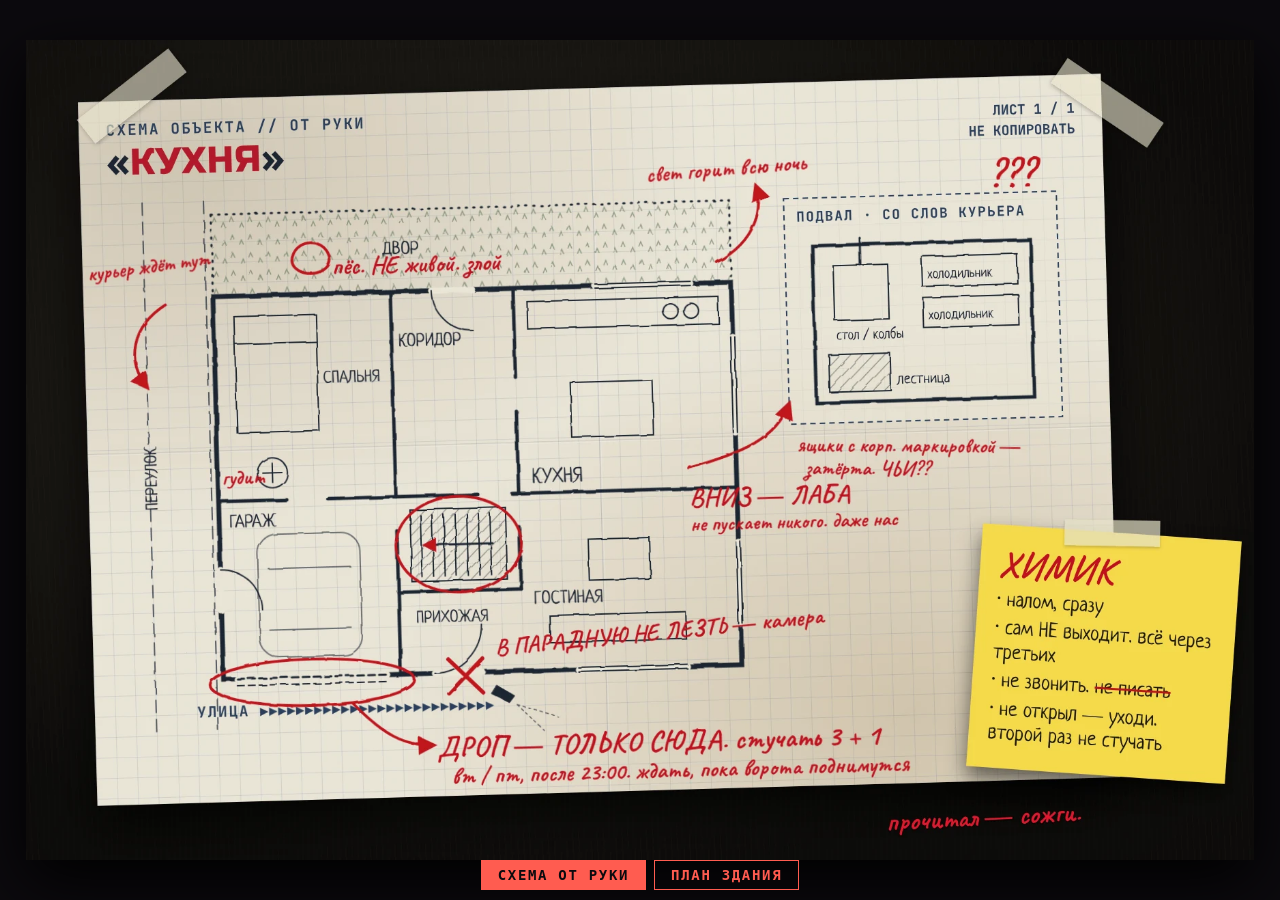
<file: dossiers/khimik-shema/index.html>
<!doctype html><html lang="ru"><head><meta charset="utf-8"><title>Схема</title><style>
html,body{margin:0;height:100%;background:#0c0a0e;overflow:hidden;font:600 14px monospace;color:#ff5c50}
#v{position:absolute;inset:0;display:flex;align-items:center;justify-content:center}
#v img{max-width:96%;max-height:92%;box-shadow:0 20px 60px #000;transition:transform .3s;cursor:zoom-in}
#v img.z{transform:scale(1.8);cursor:zoom-out}
#tabs{position:absolute;left:0;right:0;bottom:10px;display:flex;justify-content:center;gap:8px;z-index:2}
#tabs b{padding:6px 16px;border:1px solid #ff5c50;cursor:pointer;letter-spacing:.12em}#tabs b.a{background:#ff5c50;color:#0c0a0e}
</style></head><body><div id="v"><img id="im"></div><div id="tabs"><b data-s="shema.webp">СХЕМА ОТ РУКИ</b><b data-s="plan.webp">ПЛАН ЗДАНИЯ</b></div>
<script>
const im=document.getElementById('im'),tabs=[...document.querySelectorAll('#tabs b')];
function go(s){im.src=s;im.classList.remove('z');tabs.forEach(t=>t.classList.toggle('a',t.dataset.s===s))}
tabs.forEach(t=>t.onclick=()=>go(t.dataset.s));im.onclick=e=>{const r=im.getBoundingClientRect();im.style.transformOrigin=`${(e.clientX-r.left)/r.width*100}% ${(e.clientY-r.top)/r.height*100}%`;im.classList.toggle('z')};
go(location.hash==='#plan'?'plan.webp':'shema.webp');
</script></body></html>
</file>
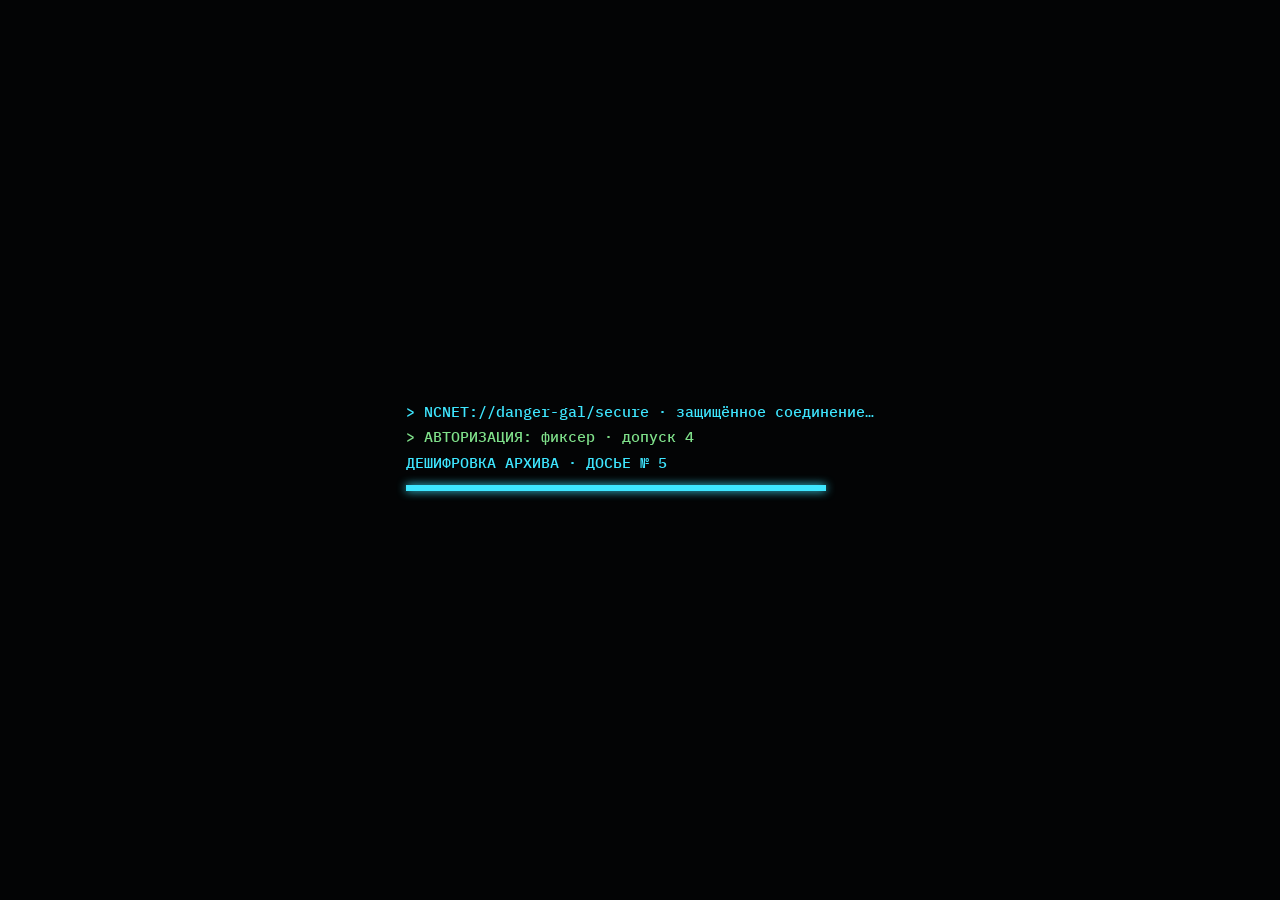
<file: dossiers/marcus/index.html>
<!doctype html>
<html lang="ru"><head><meta charset="utf-8"><meta name="viewport" content="width=device-width, initial-scale=1">
<title>Досье · Блох</title>
<link rel="stylesheet" href="https://fonts.googleapis.com/css2?family=Oswald:wght@500;700&family=IBM+Plex+Sans:wght@400;600&family=IBM+Plex+Mono:wght@400;600&family=Caveat:wght@600&display=swap">
<style>
/* Layout: a Night City terminal file browser — path bar, folder tree on the left, the open folder on the right; folders open with a glitch */
:root{
  --bg:#07080b; --win:#0f1117; --panel:#151821; --line:#2a2f3b; --fg:#e8eef2; --muted:#8c96a3;
  --red:#ff2f4b; --cyan:#3ee6ff; --yel:#f5d90a; --ok:#7fe08a;
  --head:"Oswald","Arial Narrow",sans-serif; --body:"IBM Plex Sans",system-ui,sans-serif; --mono:"IBM Plex Mono",ui-monospace,monospace; --hand:"Caveat",cursive;
  color-scheme:dark;
}
*{box-sizing:border-box}
html,body{background:var(--bg);color:var(--fg);margin:0}
body{font:15px/1.55 var(--body);background:radial-gradient(ellipse at 30% 0%,#122030 0%,var(--bg) 60%) fixed var(--bg)}
.wrap{max-width:1180px;margin:0 auto;padding-block:16px 40px;padding-left:max(16px,env(safe-area-inset-left,0px));padding-right:max(16px,env(safe-area-inset-right,0px))}
.term{border:1px solid var(--line);background:var(--win);box-shadow:0 0 0 1px #000,0 20px 60px rgba(0,0,0,.6),0 0 40px rgba(62,230,255,.06)}
.tbar{display:flex;align-items:center;gap:12px;padding:8px 12px;background:#0a0c11;border-bottom:1px solid var(--line);font:600 12px var(--mono);letter-spacing:.08em;color:var(--muted)}
.tbar .dots{display:flex;gap:6px}.tbar .dots i{width:10px;height:10px;display:block;border:1px solid var(--line)}
.tbar .dots i:first-child{background:var(--red);border-color:var(--red)}
.tbar b{color:var(--cyan);font-weight:600}
.tbar .rt{margin-left:auto;color:var(--red)}
.path{display:flex;flex-wrap:wrap;align-items:center;gap:4px;padding:8px 12px;border-bottom:1px solid var(--line);font:500 13px var(--mono);color:var(--muted);background:#0c0e14}
.path button{all:unset;cursor:pointer;color:var(--cyan);padding:1px 4px}
.path button:hover,.path button:focus-visible{background:rgba(62,230,255,.12);outline:none}
.path .cur{color:var(--fg);padding:1px 4px}
.path .back{margin-right:8px;border:1px solid var(--line);padding:2px 10px;color:var(--fg)}
.body{display:grid;grid-template-columns:230px minmax(0,1fr);min-height:640px}
@media (max-width:820px){.body{grid-template-columns:minmax(0,1fr)}.tree{display:none}}
.tree{border-right:1px solid var(--line);padding:12px 0;font:500 13px var(--mono);background:#0b0d12}
.tree button{all:unset;box-sizing:border-box;display:flex;align-items:center;gap:8px;width:100%;padding:5px 14px;cursor:pointer;color:var(--muted)}
.tree button:hover,.tree button:focus-visible{color:var(--fg);background:rgba(255,255,255,.04)}
.tree button.on{color:var(--yel);background:rgba(245,217,10,.07);border-left:2px solid var(--yel)}
.tree .ico{width:16px;height:12px;flex:none;position:relative;background:currentColor;opacity:.85}
.tree .ico::before{content:"";position:absolute;left:0;top:-3px;width:7px;height:3px;background:currentColor}
.tree .ico.f{width:12px;height:14px;opacity:.7}.tree .ico.f::before{display:none}
.tree .root{color:var(--fg);font-weight:600;margin-bottom:4px}
.pane{padding:20px;min-width:0;position:relative}
.pane.opening{animation:open .42s steps(5) both}
@keyframes open{0%{clip-path:inset(0 0 100% 0);filter:brightness(2.4) hue-rotate(70deg);transform:translateX(-6px)}40%{clip-path:inset(0 0 45% 0);transform:translateX(4px)}70%{clip-path:inset(0 0 10% 0);filter:brightness(1.4)}100%{clip-path:inset(0);filter:none;transform:none}}
/* рабочий стол: папки */
.grid{display:grid;grid-template-columns:repeat(auto-fill,minmax(150px,1fr));gap:22px 14px}
.fold{all:unset;box-sizing:border-box;cursor:pointer;display:grid;justify-items:center;gap:8px;padding:12px 6px;text-align:center;border:1px solid transparent}
.fold:hover,.fold:focus-visible{border-color:rgba(62,230,255,.35);background:rgba(62,230,255,.05);outline:none}
.fico{position:relative;width:96px;height:70px;--c:var(--yel)}
.fico::before{content:"";position:absolute;left:0;top:0;width:40px;height:12px;background:color-mix(in srgb,var(--c) 70%,#000);clip-path:polygon(0 0,80% 0,100% 100%,0 100%)}
.fico .back{position:absolute;left:0;right:0;top:8px;bottom:0;background:color-mix(in srgb,var(--c) 70%,#000)}
.fico .paper{position:absolute;left:10px;right:10px;top:12px;height:40px;background:#e9e4d8;transition:transform .2s}
.fico .front{position:absolute;left:0;right:0;top:20px;bottom:0;background:var(--c);transform-origin:bottom;transition:transform .25s;box-shadow:inset 0 1px 0 rgba(255,255,255,.35)}
.fico .front::after{content:attr(data-n);position:absolute;right:8px;bottom:6px;font:700 13px var(--mono);color:rgba(0,0,0,.55)}
.fold:hover .front,.fold:focus-visible .front{transform:perspective(200px) rotateX(-28deg)}
.fold:hover .paper,.fold:focus-visible .paper{transform:translateY(-8px)}
.fold.red .fico{--c:var(--red)}.fold.cy .fico{--c:var(--cyan)}
.fold b{font:600 13px var(--mono);letter-spacing:.04em;color:var(--fg);word-break:break-word}
.fold small{font:400 12px var(--mono);color:var(--muted)}
.fold.locked b::after{content:" 🔒";}
/* файлы */
.files{display:grid;grid-template-columns:repeat(auto-fill,minmax(260px,1fr));gap:16px}
figure{margin:0;min-width:0}
.file{background:var(--panel);border:1px solid var(--line)}
.file img{display:block;width:100%;height:auto;cursor:zoom-in;background:#000}
.file figcaption{padding:10px 12px;font:400 13px/1.45 var(--mono);color:var(--muted)}
.file figcaption b{display:block;color:var(--fg);font:600 13px var(--mono);margin-bottom:3px}
h2{font:700 26px var(--head);text-transform:uppercase;letter-spacing:.05em;margin:0 0 4px}
.sub{font:500 12px var(--mono);letter-spacing:.14em;text-transform:uppercase;color:var(--muted);margin:0 0 16px}
.profile{display:grid;grid-template-columns:minmax(0,300px) minmax(0,1fr);gap:20px;align-items:start}
@media (max-width:700px){.profile{grid-template-columns:minmax(0,1fr)}}
.data{display:grid;grid-template-columns:auto minmax(0,1fr);gap:6px 14px;margin:0}
.data dt{font:600 12px var(--mono);letter-spacing:.1em;text-transform:uppercase;color:var(--muted);padding-top:2px}
.data dd{margin:0;font-weight:600}.data dd em{font-style:normal;color:var(--cyan)}
.list{margin:16px 0 0;padding:0;list-style:none;display:grid;gap:8px}
.list li{padding:8px 12px;background:var(--panel);border-left:3px solid var(--red);font-size:14px}
.facts{margin:0;padding:0;list-style:none;display:grid;gap:8px;max-width:70ch}
.facts li{font-size:14px;padding-left:14px;border-left:2px solid var(--line)}
.facts li b{color:var(--red);font-family:var(--mono);margin-right:6px}
.split{display:grid;grid-template-columns:minmax(0,1.5fr) minmax(0,1fr);gap:18px;align-items:start}
@media (max-width:820px){.split{grid-template-columns:minmax(0,1fr)}}
.skills{display:grid;grid-template-columns:repeat(auto-fit,minmax(220px,1fr));gap:10px}
.skills div{background:var(--panel);padding:12px;border-top:2px solid var(--cyan);font-size:14px}
.skills b{display:block;font:600 12px var(--mono);letter-spacing:.1em;text-transform:uppercase;color:var(--cyan);margin-bottom:2px}
.enemy figcaption .tag{display:block;font:600 11px var(--mono);letter-spacing:.12em;text-transform:uppercase;color:var(--red)}
.enemy figcaption h3{font:700 18px var(--head);text-transform:uppercase;margin:2px 0 6px;color:var(--fg)}
.enemy figcaption p{margin:0;font-family:var(--body);font-size:14px;color:#cfd6dc}
.txtfile{background:#14110a;border:1px solid #4d4224;padding:22px 26px;max-width:62ch;font:600 28px/1.3 var(--hand);color:#ffd36b;transform:rotate(-.5deg)}
.txtfile small{display:block;font:400 13px var(--mono);color:#a8955f;margin-top:10px}
.denied{font:600 14px var(--mono);color:var(--red);border:1px solid var(--red);padding:14px 16px;max-width:60ch;background:rgba(255,47,75,.06)}
.denied b{display:block;font-size:18px;letter-spacing:.12em;margin-bottom:6px}
.stamp{display:inline-block;font:700 18px var(--head);color:var(--red);border:3px solid var(--red);padding:0 10px;transform:rotate(-5deg);letter-spacing:.12em;margin-left:10px;vertical-align:middle}
h1{font:700 clamp(30px,5vw,46px)/1 var(--head);text-transform:uppercase;margin:0 0 4px;display:inline-block;text-shadow:2px 0 rgba(255,47,75,.75),-2px 0 rgba(62,230,255,.75)}
.status{display:flex;flex-wrap:wrap;gap:6px 18px;padding:7px 12px;border-top:1px solid var(--line);font:500 12px var(--mono);color:var(--muted);background:#0a0c11}
.status b{color:var(--ok);font-weight:500}
.status span:last-child::after{content:"█";margin-left:6px;color:var(--cyan);animation:blink 1s steps(1) infinite}
@keyframes blink{50%{opacity:0}}
/* экран */
body::after{content:"";position:fixed;inset:0;pointer-events:none;z-index:15;background:repeating-linear-gradient(0deg,rgba(0,0,0,.22) 0 1px,transparent 1px 3px),radial-gradient(ellipse at 50% 50%,transparent 60%,rgba(0,0,0,.55) 100%);animation:flick 6s steps(1) infinite}
body::before{content:"";position:fixed;left:0;right:0;height:120px;top:-140px;pointer-events:none;z-index:16;background:linear-gradient(180deg,transparent,rgba(62,230,255,.07),transparent);animation:sweep 7s linear infinite}
@keyframes flick{0%,100%{opacity:1}31%{opacity:.85}32%{opacity:1}74%{opacity:.9}75%{opacity:1}}
@keyframes sweep{to{top:110vh}}
.gl{animation:imgl .38s steps(2) 1}
@keyframes imgl{20%{transform:translate(-6px,2px);filter:hue-rotate(80deg) saturate(2.2) contrast(1.4);clip-path:inset(12% 0 55% 0)}40%{transform:translate(5px,-2px);filter:invert(.12) hue-rotate(-60deg);clip-path:inset(48% 0 18% 0)}60%{transform:translate(-3px,0);filter:brightness(1.6) saturate(0);clip-path:inset(0 0 70% 0)}80%{transform:translate(2px,1px);clip-path:inset(70% 0 0 0)}}
#boot{position:fixed;inset:0;z-index:30;background:#030405;color:var(--cyan);font:500 15px/1.7 var(--mono);display:grid;place-content:center;padding:0 16px;cursor:pointer;transition:opacity .35s}
#boot.off{opacity:0;pointer-events:none}
#boot p{margin:0;white-space:pre-wrap;max-width:min(560px,92vw)}
#boot p.r{color:var(--red)}#boot p.ok{color:var(--ok)}
#boot .bar2{display:block;height:6px;background:#0d2a30;margin:10px 0;width:min(420px,80vw)}
#boot .bar2 i{display:block;height:100%;width:0;background:var(--cyan);box-shadow:0 0 10px var(--cyan)}
.lb{position:fixed;inset:0;background:rgba(0,0,0,.92);display:grid;place-items:center;padding:16px;z-index:20;cursor:zoom-out}
.lb img{max-height:92vh;width:auto;max-width:100%}
.lbx{position:fixed;top:calc(12px + env(safe-area-inset-top,0px));right:calc(12px + env(safe-area-inset-right,0px));font:600 14px var(--mono);background:#000;color:#fff;border:1px solid #555;padding:6px 12px;cursor:pointer;z-index:21}
@media (prefers-reduced-motion:reduce){*,*::before,*::after{animation:none!important;transition:none!important}#boot{display:none}}
</style>
</head><body>

<div id="boot" role="status" aria-live="polite" title="Клик — пропустить"></div>
<div class="wrap">
  <div class="term">
    <div class="tbar"><span class="dots"><i></i><i></i><i></i></span><span><b>NCNET</b> · DANGER GAL · ФАЙЛОВЫЙ АРХИВ ВЕРБОВКИ</span><span class="rt">● REC</span></div>
    <nav class="path" id="path" aria-label="Путь"></nav>
    <div class="body">
      <aside class="tree" id="tree" aria-label="Папки"></aside>
      <main class="pane" id="pane"></main>
    </div>
    <div class="status"><span>Канал: <b>зашифрован</b></span><span>Пользователь: фиксер · допуск 4</span><span id="cnt"></span></div>
  </div>
</div>

<script>
const F = {
  profile: { n:"01", name:"01_ПРОФИЛЬ", note:"анкета кандидата", cls:"", html:`
    <h1 class="dec" data-final="БЛОХ">БЛОХ</h1><span class="stamp">Секретно</span>
    <p class="sub">Маркус Блох · хэндл «Хайнрих Блох» · кандидат на контракт «Привой»</p>
    <div class="profile">
      <figure class="file"><img src="img/mug.webp" alt="Магшот Хайнриха Блоха, NCPD, дело NC-2045-1559" width="1024" height="1280"><figcaption><b>mugshot_NC-2045-1559.img</b>Участок Уотсона, 17.03.2045. Отпущен через шесть часов: записи о задержании в базе больше нет.</figcaption></figure>
      <div>
        <dl class="data">
          <dt>Имя</dt><dd>Маркус Блох</dd><dt>Хэндл</dt><dd>Хайнрих Блох</dd>
          <dt>Роль</dt><dd>Нетраннер · ранг Interface 4</dd>
          <dt>Откуда</dt><dd>Мюнхен → плавучий город кочевников Телас → Найт-Сити</dd>
          <dt>Семья</dt><dd>Родители — лидеры восстания хайрайдеров. Старший брат Хенрик у Телас</dd>
          <dt>Приметы</dt><dd>Короткие тёмные кудри, фиолетовые линзы, разъёмы на виске, кочевая кожанка с бахромой, письмо на цепочке</dd>
          <dt>Живёт</dt><dd>Контейнер в порту. Охраняют местные, пока он чистит Сеть от угроз</dd>
          <dt>Характер</dt><dd>Придирчивый, нервный. Ненавидит почти всех. Ценит честность</dd>
        </dl>
        <ul class="list">
          <li>Вырос среди орбитальных сетей и льда агентства. Лезет туда, куда наши нетраннеры боятся.</li>
          <li>Знает порт и кочевые суда. Контейнеры с «биоматериалом» приходят в город морем — и он их уже видел.</li>
          <li>Сам ищет тех, кто разрушил его семью. Шуц возит грузы — значит, наши интересы совпадают.</li>
          <li>Работает с напарником, которого никто не видел. Слишком чисто для одного человека.</li>
        </ul>
      </div>
    </div>`},
  surv: { n:"02", name:"02_СЛЕЖКА", note:"3 файла", cls:"cy", html:`
    <h2>Слежка</h2><p class="sub">3 кадра · наружное наблюдение</p>
    <div class="files">
      <figure class="file"><img src="img/s-cafe.webp" alt="Блох взламывает сеть космического агентства в кафе" width="1400" height="933"><figcaption><b>cam03_diner.img</b>30.05.2045, 03:58. Ломает сеть космического агентства прямо из ночной забегаловки. Проверял, ищут ли его ещё.</figcaption></figure>
      <figure class="file"><img src="img/s-container.webp" alt="Блох в контейнере говорит с монитором с узором" width="1400" height="933"><figcaption><b>cam10_yard.img</b>02.06.2045, 01:20. Разговаривает с экраном, на котором только узор. Собеседник не опознан.</figcaption></figure>
      <figure class="file"><img src="img/s-port.webp" alt="Блох следит за разгрузкой контейнеров с биоматериалом" width="1400" height="933"><figcaption><b>cam14_pier.img</b>05.06.2045, 23:47. Следит за разгрузкой кочевого судна. Ящики с пометкой «биоматериал», маркировка не совпадает с декларацией.</figcaption></figure>
    </div>`},
  incident: { n:"03", name:"03_МЮНХЕН", note:"бегство", cls:"red", html:`
    <h2>Мюнхен</h2><p class="sub">ночь, когда пала станция</p>
    <div class="split">
      <figure class="file"><img src="img/munich.webp" alt="Дед с двумя внуками у машины смотрят на падающую звезду" width="1400" height="788"><figcaption><b>munich_altstadt.img</b>Камера на площади. Через час улицу перекрыли.</figcaption></figure>
      <ul class="facts">
        <li><b>Детство</b>Средний класс, Мюнхен. Мать — инженер, отец — нетраннер. Оба на орбите, на службе агентства.</li>
        <li><b>Восстание</b>Хайрайдеры восстают. Родители занимают в новом «государстве» высокие посты.</li>
        <li><b>Мишень</b>Дети лидеров восстания — рычаг давления. Агентство начинает охоту.</li>
        <li><b>Дед</b>Офицер армии ЕЭС вывозит обоих внуков из города той же ночью.</li>
        <li><b>Телас</b>Годы в плавучем городе кочевников. Потом Маркус уходит в Найт-Сити. Хенрик остаётся.</li>
      </ul>
    </div>`},
  data: { n:"04", name:"04_ВОЗМОЖНОСТИ", note:"оценка", cls:"cy", html:`
    <h2>Возможности</h2><p class="sub">оценка вербовщика</p>
    <div class="skills">
      <div><b>Сеть</b>Interface 4. Программы: Sword, Worm, Eraser, See Ya, Armor. Электроника и охранные системы — на уровне профи.</div>
      <div><b>Тень</b>Скрытность выше, чем у большинства соло. Уклоняется — не догонишь.</div>
      <div><b>Поиск</b>Криптография и поиск по архивам. Найдёт то, что удалили.</div>
      <div><b>Ствол</b>Очень тяжёлый пистолет. Держит под рукой даже за кофе.</div>
    </div>`},
  enemies: { n:"05", name:"05_ВРАГИ", note:"2 объекта", cls:"red", html:`
    <h2>Враги</h2><p class="sub">2 объекта</p>
    <div class="files">
      <figure class="file enemy"><img src="img/schutz-id.webp" alt="Пропуск Максимилиана Шуца с печатью «Родственник»" width="1024" height="1280"><figcaption><span class="tag">Родственник</span><h3>Максимилиан Шуц</h3><p>Генеральный директор Nordweg Logistics. Подставил семью Блох — их изгнали. Маленькая корпорация, но грузы возит по всему миру.</p></figcaption></figure>
      <figure class="file enemy"><img src="img/sara.webp" alt="Фото Сары Макмюррей из соцсетей на разбитом экране" width="1024" height="1280"><figcaption><span class="tag">Бывшая</span><h3>Сара Макмюррей</h3><p>PR-директор. Из-за неё он потерял близкого человека. Её оружие — слова, и она умеет бить ими публично.</p></figcaption></figure>
    </div>`},
  family: { n:"06", name:"06_СЕМЬЯ", note:"2 файла", cls:"", html:`
    <h2>Семья</h2><p class="sub">2 файла</p>
    <div class="files">
      <figure class="file enemy"><img src="img/parents.webp" alt="Ориентировка агентства на Марту и Германа Блох" width="1024" height="1280"><figcaption><span class="tag">В розыске</span><h3>Марта и Герман Блох</h3><p>Лидеры восстания хайрайдеров. Агентство ищет их по всем секторам — и их детей заодно.</p></figcaption></figure>
      <figure class="file enemy"><img src="img/henrik.webp" alt="Старое фото Хенрика на палубе плавучего города" width="1024" height="1280"><figcaption><span class="tag">Брат</span><h3>Хенрик</h3><p>Старший брат. Остался у кочевников Телас. Их суда заходят в порт Найт-Сити.</p></figcaption></figure>
    </div>`},
  looks: { n:"07", name:"07_ВНЕШНОСТЬ", note:"1 файл", cls:"", html:`
    <h2>Внешность</h2><p class="sub">из открытых источников</p>
    <div class="files">
      <figure class="file"><img src="img/art.webp" alt="Блох в полный рост в неоновом переулке" width="1024" height="1536"><figcaption><b>street_01.img</b>Кочевая кожа поверх городской куртки. На цепочке — письмо в пластике. Никому не показывает.</figcaption></figure>
    </div>`},
  note: { n:"txt", name:"заметка_фиксера.txt", note:"1 КБ", cls:"", file:true, html:`
    <div class="txtfile">Работает чисто. Слишком чисто для одного человека — узнай, кто ему помогает. И не ври ему: почует.<small>— пометка фиксера</small></div>`},
  locked: { n:"08", name:"08_НАПАРНИК", note:"нет доступа", cls:"red", locked:true, html:`
    <div class="denied"><b>ДОСТУП ЗАПРЕЩЁН</b>Источник сигнала не определён. Каждая попытка трассировки возвращает один и тот же узор. Попытка входа записана.</div>`}
};
const ORDER = ["profile","surv","incident","data","enemies","family","looks","locked","note"];
const ROOT = ["DANGER_GAL","ВЕРБОВКА","ПРИВОЙ","БЛОХ"];
let cur = null;
const pane = document.getElementById("pane"), tree = document.getElementById("tree"), path = document.getElementById("path");
const reduce = matchMedia("(prefers-reduced-motion: reduce)").matches;
const GL = "█▓▒░#@%&*/\\<>01БЛОХЖФЩЯ";
function scramble(el, final, ms){ if(reduce){el.textContent=final;return} const t0=performance.now(); const step=t=>{const k=Math.min(1,(t-t0)/ms),n=Math.floor(final.length*k); el.textContent=final.slice(0,n)+Array.from(final.slice(n),()=>GL[Math.floor(Math.random()*GL.length)]).join(""); if(k<1)requestAnimationFrame(step)}; requestAnimationFrame(step); }
function folderIcon(f){ return f.file ? `<span class="fico" style="--c:#cfd6dc"><span class="back" style="background:#e9e4d8"></span></span>` : `<span class="fico"><span class="back"></span><span class="paper"></span><span class="front" data-n="${f.n}"></span></span>`; }
function render(){
  tree.innerHTML = `<button class="root ${cur?"":"on"}" data-go=""><span class="ico"></span>БЛОХ/</button>` + ORDER.map(k=>{const f=F[k];return `<button class="${cur===k?"on":""}" data-go="${k}" style="padding-left:30px"><span class="ico ${f.file?"f":""}"></span>${f.name}</button>`}).join("");
  path.innerHTML = (cur?`<button class="back" data-go="">← Назад</button>`:`<a class="back" href="../desk/index.html" style="margin-right:8px;border:1px solid var(--line);padding:2px 10px;color:var(--fg);text-decoration:none">← Стол</a>`) + ROOT.map((p,i)=> i<ROOT.length-1 ? (i===2?`<a href="../desk/index.html" style="color:var(--cyan)">${p}</a> /`:`<span>${p}</span> /`) : (cur?`<button data-go="">${p}</button> /`:`<span class="cur">${p}</span>`)).join(" ") + (cur?` <span class="cur">${F[cur].name}</span>`:"");
  if(!cur){
    pane.innerHTML = `<h2>Досье № 5 · Блох</h2><p class="sub">${ORDER.length} объектов · открой папку</p><div class="grid">${ORDER.map(k=>{const f=F[k];return `<button class="fold ${f.cls}${f.locked?" locked":""}" data-go="${k}">${folderIcon(f)}<b>${f.name}</b><small>${f.note}</small></button>`}).join("")}</div>`;
  } else {
    pane.innerHTML = F[cur].html;
    const d = pane.querySelector(".dec"); if(d) scramble(d, d.dataset.final, 800);
  }
  document.getElementById("cnt").textContent = cur ? `Открыто: ${F[cur].name}` : "Готов";
  pane.classList.remove("opening"); void pane.offsetWidth; if(!reduce) pane.classList.add("opening");
}
function go(k){ cur = k || null; render(); try{ history.replaceState(null,"",k?"#"+k:location.pathname) }catch(e){} pane.focus?.({preventScroll:true}); }
document.addEventListener("click", e => {
  const g = e.target.closest("[data-go]"); if(g){ go(g.dataset.go); return; }
  const im = e.target.closest(".pane img"); if(!im) return;
  const lb = document.createElement("div"); lb.className="lb"; lb.setAttribute("role","dialog"); lb.setAttribute("aria-label",im.alt);
  lb.innerHTML = `<img src="${im.getAttribute("src")}" alt="${im.alt}"><button class="lbx" type="button">Закрыть ✕</button>`;
  const close=()=>{lb.remove();document.removeEventListener("keydown",kd)}; const kd=ev=>{if(ev.key==="Escape")close()};
  lb.addEventListener("click",close); document.addEventListener("keydown",kd); document.body.appendChild(lb); lb.querySelector("button").focus();
});
document.addEventListener("keydown", e => { if(e.key==="Backspace" && cur && !e.target.closest("input,textarea")) { e.preventDefault(); go(""); } });
const start = (location.hash||"").slice(1); cur = F[start] ? start : null; render();

// загрузка с терминала
(function(){
  const boot = document.getElementById("boot");
  if (reduce) { boot.remove(); return; }
  const done = () => { boot.classList.add("off"); setTimeout(()=>boot.remove(),400); };
  const lines = [["NCNET://danger-gal/secure · защищённое соединение…",""],["АВТОРИЗАЦИЯ: фиксер · допуск 4","ok"],["ДЕШИФРОВКА АРХИВА · ДОСЬЕ № 5","bar"],["ВНИМАНИЕ: сеанс записывается","r"]];
  let i = 0; const next = () => { if(!boot.isConnected) return; if(i>=lines.length) return setTimeout(done,350);
    const [txt,cls] = lines[i++]; const p=document.createElement("p"); if(cls && cls!=="bar") p.className=cls; boot.appendChild(p);
    if(cls==="bar"){ p.textContent=txt; const b=document.createElement("span"); b.className="bar2"; b.innerHTML="<i></i>"; boot.appendChild(b); requestAnimationFrame(()=>{b.firstChild.style.transition="width .7s steps(12)"; b.firstChild.style.width="100%"}); return setTimeout(next,800); }
    scramble(p,"> "+txt,320); setTimeout(next,380); };
  boot.addEventListener("click",done); next(); setTimeout(()=>boot.isConnected&&done(),4500);
  setInterval(()=>{ if(document.hidden) return; const pool=[...document.querySelectorAll(".pane img, .pane .fico, .pane .file")]; const el=pool[Math.floor(Math.random()*pool.length)]; if(!el) return;
    el.classList.remove("gl"); void el.offsetWidth; el.classList.add("gl"); setTimeout(()=>el.classList.remove("gl"),420); }, 2600);
})();
</script>

</body></html>
</file>
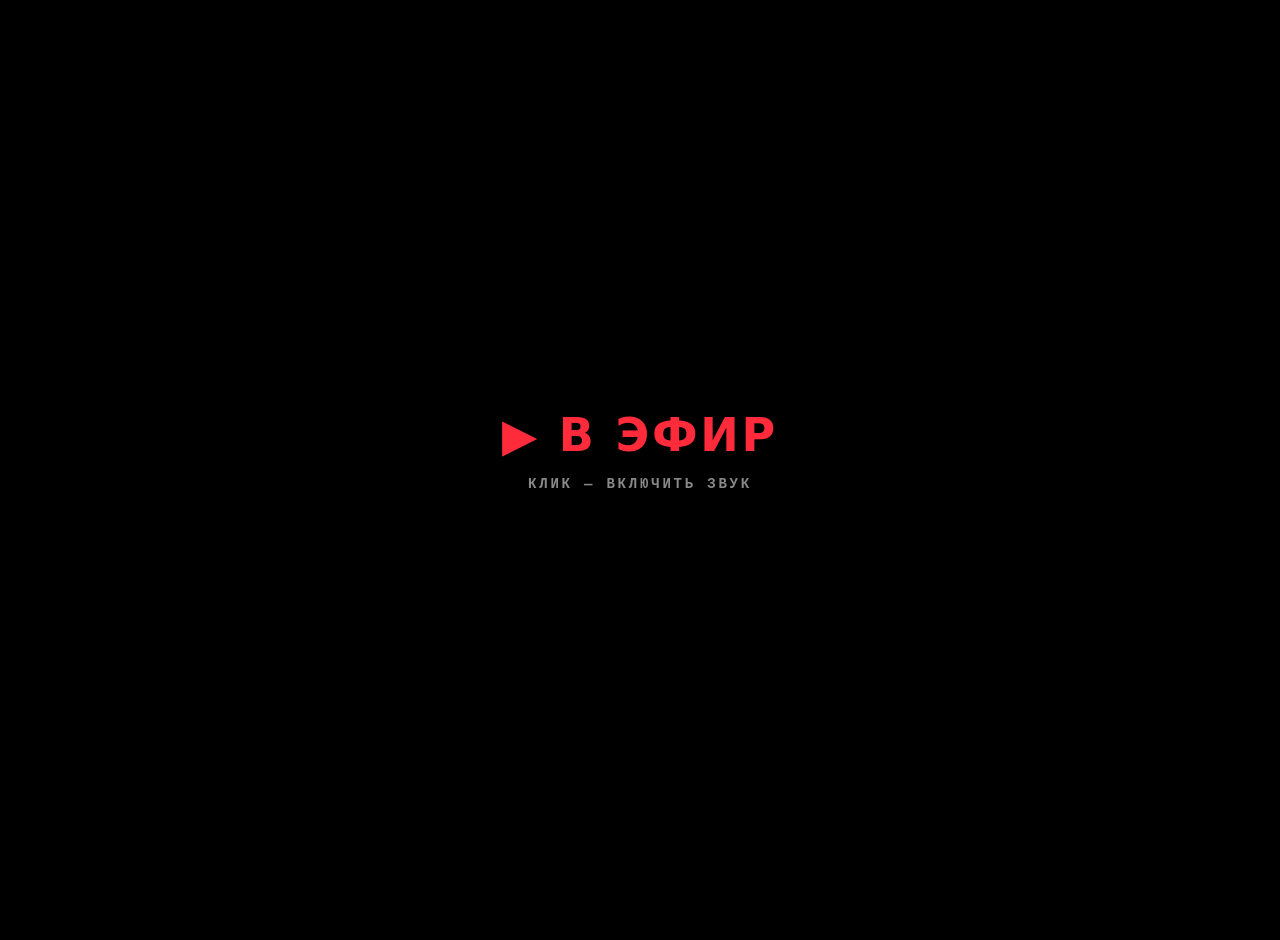
<file: dossiers/news-54/index.html>
<!doctype html>
<html lang="ru"><head><meta charset="utf-8"><title>54 на ночь</title>
<style>
*{margin:0;padding:0;box-sizing:border-box}
html,body{width:100%;height:100%;overflow:hidden;background:#000;font-family:system-ui,sans-serif;color:#eee;user-select:none}
.sl{position:absolute;inset:0;opacity:0;transition:opacity .35s}
.sl.on{opacity:1}
.sl .bg{position:absolute;inset:-40px;background-size:cover;background-position:center;filter:blur(28px) brightness(.35)}
.sl img{position:absolute;inset:0;width:100%;height:100%;object-fit:contain;transform-origin:50% 50%}
.sl.on img{animation:kb 30s ease-out forwards}
@keyframes kb{from{transform:scale(1)}to{transform:scale(1.07)}}
.sl.shake img{animation:kb 30s ease-out forwards,jit .18s steps(2) infinite}
@keyframes jit{0%{translate:0 0;filter:none}50%{translate:-6px 2px;filter:drop-shadow(6px 0 rgba(255,0,60,.6)) drop-shadow(-6px 0 rgba(0,255,255,.6))}}
#scan{position:absolute;inset:0;pointer-events:none;background:repeating-linear-gradient(transparent 0 3px,rgba(0,0,0,.16) 3px 4px),radial-gradient(ellipse at 50% 50%,transparent 62%,rgba(0,0,0,.55));z-index:5}
#glx{position:absolute;inset:0;z-index:6;pointer-events:none;opacity:0;background:repeating-linear-gradient(0deg,rgba(255,255,255,.08) 0 2px,transparent 2px 7px);mix-blend-mode:screen}
#glx.go{animation:gl .45s steps(4)}
@keyframes gl{0%{opacity:1;transform:translateX(-14px);background-color:rgba(255,0,60,.25)}50%{opacity:.8;transform:translateX(10px);background-color:rgba(0,255,255,.2)}100%{opacity:0;transform:none}}
#hud{position:absolute;left:18px;top:14px;z-index:8;font:700 13px monospace;letter-spacing:.2em;color:rgba(255,80,80,.85);text-shadow:0 0 6px #000}
#hud i{display:inline-block;width:9px;height:9px;border-radius:50%;background:#ff2a3a;margin-right:8px;animation:bl 1s infinite}
@keyframes bl{50%{opacity:.2}}
#nav{position:absolute;left:50%;bottom:12px;transform:translateX(-50%);z-index:8;display:flex;gap:6px;opacity:0;transition:opacity .3s}
body:hover #nav{opacity:1}
#nav b{width:22px;height:5px;background:rgba(255,255,255,.25);cursor:pointer}#nav b.a{background:#ff2a3a}
.ar{position:absolute;top:0;bottom:0;width:14%;z-index:7;cursor:pointer}.ar.l{left:0}.ar.r{right:0}
#snd{position:absolute;right:14px;top:10px;z-index:8;font:700 12px monospace;letter-spacing:.15em;padding:5px 10px;border:1px solid rgba(255,255,255,.35);cursor:pointer;opacity:.5}
#snd:hover{opacity:1}
#gate{position:absolute;inset:0;z-index:20;background:#000;display:none;align-items:center;justify-content:center;flex-direction:column;gap:14px;cursor:pointer;font:800 46px system-ui;color:#ff2a3a;letter-spacing:.06em}
#gate small{font:600 14px monospace;color:#888;letter-spacing:.2em}
</style></head><body>
<div id="stage"></div><div id="scan"></div><div id="glx"></div>
<div id="hud"><i></i>54 НА НОЧЬ · <span id="no"></span></div>
<div class="ar l" id="pv"></div><div class="ar r" id="nx"></div>
<div id="nav"></div><div id="snd">♪ ЗВУК</div>
<div id="gate">▶ В ЭФИР<small>КЛИК — ВКЛЮЧИТЬ ЗВУК</small></div>
<script>
/* Кадры выпуска: картинка, фоновые петли [звук, громкость], разовые звуки [звук, сек, громкость]. */
const LOOP_S=18; // фон кадра звучит 18 с и затихает
const S=[
 {i:'01',t:'Заставка',loops:[['bed',.32,2]],one:[['sting',0,1]]},
 {i:'02',t:'Ханна Вэй',loops:[['bed',.22]],one:[['chime_biz',.1,.6]]},
 {i:'03',t:'Рик у клиники',loops:[['rain',.55],['city',.25]],one:[['siren',.4,.35],['siren',8,.25]]},
 {i:'04',t:'Кап. Соколов',loops:[['rain',.25],['city',.2]],one:[['shutter',.2,.7],['shutter',1.4,.5],['radio',3,.45]]},
 {i:'05',t:'Перечёркнутый тег',loops:[['rain',.4]],one:[['spray',.3,.8],['click',3.4,.6]]},
 {i:'06',t:'Порт с дрона',loops:[['drone',.35],['wind',.35]],one:[['horn',1.5,.55]]},
 {i:'07',t:'Джун Сити',loops:[['bed',.22]],one:[['chime_biz',.1,.6]]},
 {i:'08',t:'Шуц на форуме',loops:[['bed',.12]],one:[['applause',.2,.6]]},
 {i:'09',t:'Реклама Biotechnica',loops:[['piano',.55]],one:[]},
 {i:'10',t:'Кабинет риппердока',loops:[['rain',.15],['static',.04]],one:[['radio',.4,.45],['click',1.5,.6],['shutter',2.2,.6],['glass',3.4,.5],['siren',5,.12]]},
 {i:'11',t:'QR-код GRIM',loops:[['drone',.2],['city',.25]],one:[['crowd',.2,.55],['shutter',1,.4],['crowd',3.5,.35]]},
 {i:'12',t:'Погода',loops:[['wind',.35],['rain',.18]],one:[['chime_weather',.1,.6]]},
 {i:'13',t:'Перехват эфира',loops:[['static',.28]],one:[['hack',0,1],['glitch',.6,.8],['glitch',1.3,.8]],shake:true},
];
let P=null;try{P=window.parent!==window&&window.parent.game?window.parent:null}catch(e){}
const $=s=>document.querySelector(s);
/* ---------- звук ---------- */
const A={ctx:null,out:null,buf:{},loops:[],timers:[],on:true,
  init(){if(this.ctx)return;let c=null;try{const pc=P&&P.game.audio&&(P.game.audio.interface||P.game.audio.context);if(pc&&pc.createGain)c=pc}catch(e){}
    if(!c)c=new (window.AudioContext||window.webkitAudioContext)();this.ctx=c;this.out=c.createGain();
    let v=.9;try{if(P)v=Number(P.game.settings.get('core','globalInterfaceVolume'))||.5}catch(e){}this.base=v;
    try{this.on=localStorage.getItem('ncd-news-mute')!=='1'}catch(e){}this.out.gain.value=this.on?v:0;this.out.connect(c.destination);btn()},
  async load(n){if(this.buf[n])return this.buf[n];this.buf[n]=fetch('sfx/'+n+'.ogg').then(r=>r.arrayBuffer()).then(b=>this.ctx.decodeAudioData(b)).catch(()=>null);return this.buf[n]},
  async play(n,vol,loop){const b=await this.load(n);if(!b)return null;const s=this.ctx.createBufferSource(),g=this.ctx.createGain();s.buffer=b;s.loop=!!loop;
    g.gain.value=loop?0:vol;s.connect(g);g.connect(this.out);s.start(loop?this.ctx.currentTime:0,loop?Math.random()*Math.max(0,b.duration-1):0);
    if(loop){const t=this.ctx.currentTime;g.gain.setValueAtTime(0,t);g.gain.linearRampToValueAtTime(vol,t+1.2);g.gain.setValueAtTime(vol,t+LOOP_S);g.gain.linearRampToValueAtTime(0,t+LOOP_S+4);s.stop(t+LOOP_S+4.2)}
    try{const R=P||window;R.__ncAudio=R.__ncAudio||new Set();R.__ncAudio.add(s);s.onended=()=>R.__ncAudio.delete(s)}catch(e){}return{s,g}},
  kill(){this.timers.forEach(clearTimeout);this.timers=[];try{const R=P||window;(R.__ncAudio||[]).forEach(n=>{try{n.stop()}catch(e){}});R.__ncAudio&&R.__ncAudio.clear()}catch(e){}this.loops=[]},
  stopAll(){const t=this.ctx.currentTime;this.timers.forEach(clearTimeout);this.timers=[];
    this.loops.forEach(p=>p.then(x=>{if(!x)return;x.g.gain.cancelScheduledValues(t);x.g.gain.setValueAtTime(x.g.gain.value,t);x.g.gain.linearRampToValueAtTime(0,t+.6);x.s.stop(t+.7)}));this.loops=[]},
  scene(k){if(!this.ctx)return;this.stopAll();const sc=S[k];this.play('whoosh',.35);
    sc.loops.forEach(([n,v,dl])=>this.timers.push(setTimeout(()=>this.loops.push(this.play(n,v,true)),(dl||0)*1000)));
    sc.one.forEach(([n,at,v])=>this.timers.push(setTimeout(()=>this.play(n,v),at*1000)))},
  toggle(){this.on=!this.on;if(this.out)this.out.gain.value=this.on?this.base:0;try{localStorage.setItem('ncd-news-mute',this.on?'0':'1')}catch(e){}btn()}};
function btn(){$('#snd').textContent=A.on?'♪ ЗВУК':'♪ ВЫКЛ'}
/* ---------- кадры ---------- */
const st=$('#stage'),nav=$('#nav');
S.forEach((s,k)=>{const d=document.createElement('div');d.className='sl'+(s.shake?' shake':'');d.innerHTML=`<div class="bg" style="background-image:url(img/${s.i}.webp)"></div><img src="img/${s.i}.webp" alt="${s.t}">`;st.appendChild(d);
  const b=document.createElement('b');b.title=s.t;b.onclick=()=>go(k,true);nav.appendChild(b)});
let cur=-1;
function go(k,user){k=Math.max(0,Math.min(S.length-1,k));if(k===cur)return;
  const els=[...st.children];els.forEach((e,i)=>{e.classList.toggle('on',i===k);if(i===k){const im=e.querySelector('img');im.style.animation='none';void im.offsetWidth;im.style.animation=''}});
  [...nav.children].forEach((b,i)=>b.classList.toggle('a',i===k));
  $('#no').textContent=String(k+1).padStart(2,'0')+' / '+S.length+' · '+S[k].t.toUpperCase();
  const g=$('#glx');g.classList.remove('go');void g.offsetWidth;g.classList.add('go');
  cur=k;A.scene(k);
  if(user)try{parent.postMessage({type:'ncd-slide',id:'news-54',n:k},'*')}catch(e){}
  try{history.replaceState(null,'','#'+(k+1))}catch(e){}
}
$('#pv').onclick=()=>go(cur-1,true);$('#nx').onclick=()=>go(cur+1,true);$('#snd').onclick=()=>A.toggle();
addEventListener('keydown',e=>{if(['ArrowRight','PageDown',' ','Enter'].includes(e.key)){e.preventDefault();go(cur+1,true)}
  if(['ArrowLeft','PageUp'].includes(e.key))go(cur-1,true);if(/^[mMьЬ]$/.test(e.key))A.toggle();if(e.key==='Home')go(0,true)});
addEventListener('pagehide',()=>A.kill());
addEventListener('message',e=>{if(e.data&&e.data.type==='ncd-stop')return A.kill();const d=e.data;if(d&&d.type==='ncd-goto'&&typeof d.n==='number')go(d.n,false)});
(async function(){A.init();
  if(A.ctx.state!=='running'){const g=$('#gate');g.style.display='flex';await new Promise(r=>g.onclick=r);try{await A.ctx.resume()}catch(e){}g.remove()}
  ['whoosh','bed','sting'].forEach(n=>A.load(n));
  const h=parseInt(location.hash.slice(1));go(isNaN(h)?0:h-1,false);
  S.forEach(s=>[...s.loops,...s.one].forEach(([n])=>A.load(n)));
})();
</script></body></html>
</file>
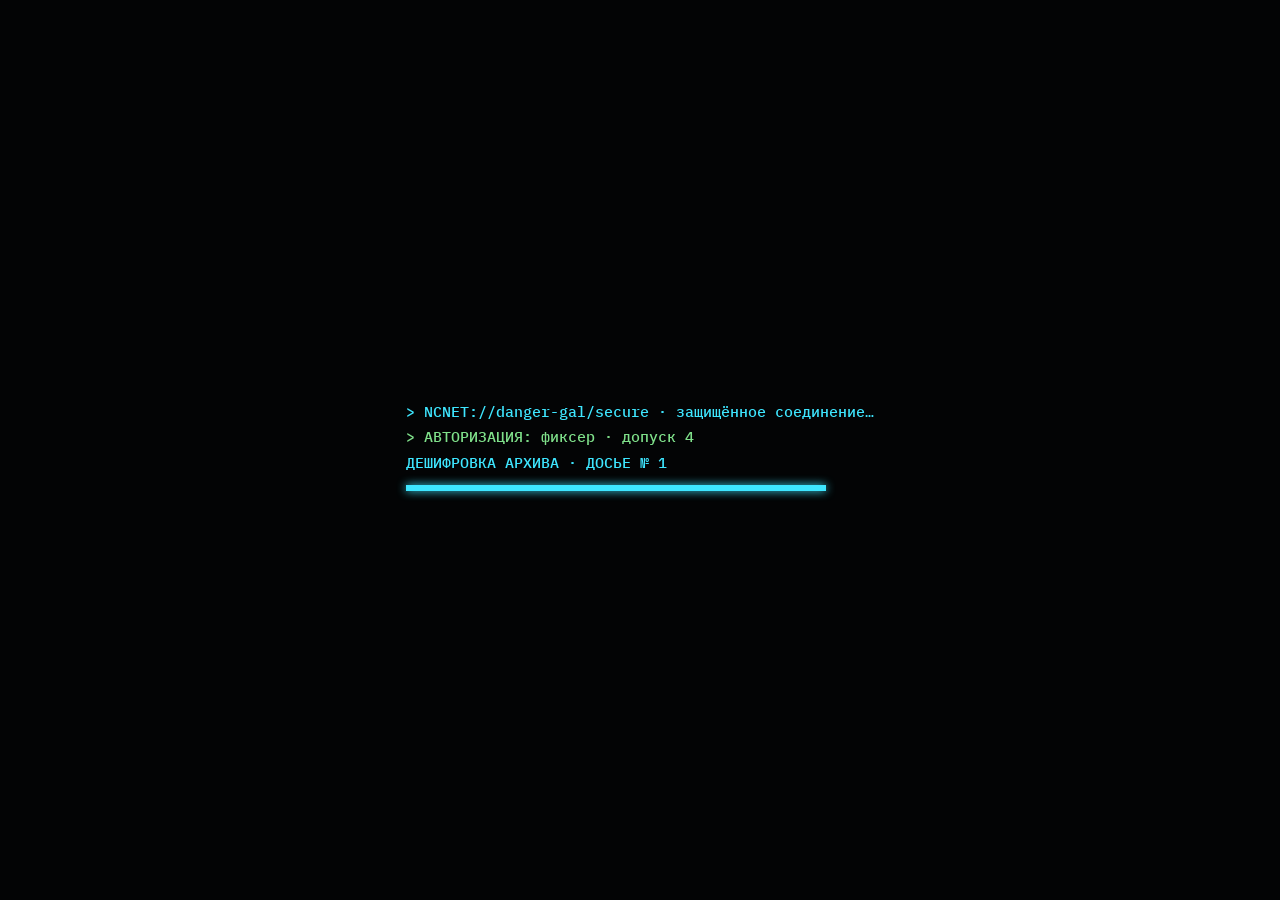
<file: dossiers/snow/index.html>
<!doctype html>
<html lang="ru"><head><meta charset="utf-8"><meta name="viewport" content="width=device-width, initial-scale=1">
<title>Досье · Сноу</title>
<link rel="stylesheet" href="https://fonts.googleapis.com/css2?family=Oswald:wght@500;700&family=IBM+Plex+Sans:wght@400;600&family=IBM+Plex+Mono:wght@400;600&family=Caveat:wght@600&display=swap">
<style>
/* Layout: a Night City terminal file browser — path bar, folder tree on the left, the open folder on the right; folders open with a glitch */
:root{
  --bg:#07080b; --win:#0f1117; --panel:#151821; --line:#2a2f3b; --fg:#e8eef2; --muted:#8c96a3;
  --red:#ff2f4b; --cyan:#3ee6ff; --yel:#f5d90a; --ok:#7fe08a;
  --head:"Oswald","Arial Narrow",sans-serif; --body:"IBM Plex Sans",system-ui,sans-serif; --mono:"IBM Plex Mono",ui-monospace,monospace; --hand:"Caveat",cursive;
  color-scheme:dark;
}
*{box-sizing:border-box}
html,body{background:var(--bg);color:var(--fg);margin:0}
body{font:15px/1.55 var(--body);background:radial-gradient(ellipse at 30% 0%,#122030 0%,var(--bg) 60%) fixed var(--bg)}
.wrap{max-width:1180px;margin:0 auto;padding-block:16px 40px;padding-left:max(16px,env(safe-area-inset-left,0px));padding-right:max(16px,env(safe-area-inset-right,0px))}
.term{border:1px solid var(--line);background:var(--win);box-shadow:0 0 0 1px #000,0 20px 60px rgba(0,0,0,.6),0 0 40px rgba(62,230,255,.06)}
.tbar{display:flex;align-items:center;gap:12px;padding:8px 12px;background:#0a0c11;border-bottom:1px solid var(--line);font:600 12px var(--mono);letter-spacing:.08em;color:var(--muted)}
.tbar .dots{display:flex;gap:6px}.tbar .dots i{width:10px;height:10px;display:block;border:1px solid var(--line)}
.tbar .dots i:first-child{background:var(--red);border-color:var(--red)}
.tbar b{color:var(--cyan);font-weight:600}
.tbar .rt{margin-left:auto;color:var(--red)}
.path{display:flex;flex-wrap:wrap;align-items:center;gap:4px;padding:8px 12px;border-bottom:1px solid var(--line);font:500 13px var(--mono);color:var(--muted);background:#0c0e14}
.path button{all:unset;cursor:pointer;color:var(--cyan);padding:1px 4px}
.path button:hover,.path button:focus-visible{background:rgba(62,230,255,.12);outline:none}
.path .cur{color:var(--fg);padding:1px 4px}
.path .back{margin-right:8px;border:1px solid var(--line);padding:2px 10px;color:var(--fg)}
.body{display:grid;grid-template-columns:230px minmax(0,1fr);min-height:640px}
@media (max-width:820px){.body{grid-template-columns:minmax(0,1fr)}.tree{display:none}}
.tree{border-right:1px solid var(--line);padding:12px 0;font:500 13px var(--mono);background:#0b0d12}
.tree button{all:unset;box-sizing:border-box;display:flex;align-items:center;gap:8px;width:100%;padding:5px 14px;cursor:pointer;color:var(--muted)}
.tree button:hover,.tree button:focus-visible{color:var(--fg);background:rgba(255,255,255,.04)}
.tree button.on{color:var(--yel);background:rgba(245,217,10,.07);border-left:2px solid var(--yel)}
.tree .ico{width:16px;height:12px;flex:none;position:relative;background:currentColor;opacity:.85}
.tree .ico::before{content:"";position:absolute;left:0;top:-3px;width:7px;height:3px;background:currentColor}
.tree .ico.f{width:12px;height:14px;opacity:.7}.tree .ico.f::before{display:none}
.tree .root{color:var(--fg);font-weight:600;margin-bottom:4px}
.pane{padding:20px;min-width:0;position:relative}
.pane.opening{animation:open .42s steps(5) both}
@keyframes open{0%{clip-path:inset(0 0 100% 0);filter:brightness(2.4) hue-rotate(70deg);transform:translateX(-6px)}40%{clip-path:inset(0 0 45% 0);transform:translateX(4px)}70%{clip-path:inset(0 0 10% 0);filter:brightness(1.4)}100%{clip-path:inset(0);filter:none;transform:none}}
/* рабочий стол: папки */
.grid{display:grid;grid-template-columns:repeat(auto-fill,minmax(150px,1fr));gap:22px 14px}
.fold{all:unset;box-sizing:border-box;cursor:pointer;display:grid;justify-items:center;gap:8px;padding:12px 6px;text-align:center;border:1px solid transparent}
.fold:hover,.fold:focus-visible{border-color:rgba(62,230,255,.35);background:rgba(62,230,255,.05);outline:none}
.fico{position:relative;width:96px;height:70px;--c:var(--yel)}
.fico::before{content:"";position:absolute;left:0;top:0;width:40px;height:12px;background:color-mix(in srgb,var(--c) 70%,#000);clip-path:polygon(0 0,80% 0,100% 100%,0 100%)}
.fico .back{position:absolute;left:0;right:0;top:8px;bottom:0;background:color-mix(in srgb,var(--c) 70%,#000)}
.fico .paper{position:absolute;left:10px;right:10px;top:12px;height:40px;background:#e9e4d8;transition:transform .2s}
.fico .front{position:absolute;left:0;right:0;top:20px;bottom:0;background:var(--c);transform-origin:bottom;transition:transform .25s;box-shadow:inset 0 1px 0 rgba(255,255,255,.35)}
.fico .front::after{content:attr(data-n);position:absolute;right:8px;bottom:6px;font:700 13px var(--mono);color:rgba(0,0,0,.55)}
.fold:hover .front,.fold:focus-visible .front{transform:perspective(200px) rotateX(-28deg)}
.fold:hover .paper,.fold:focus-visible .paper{transform:translateY(-8px)}
.fold.red .fico{--c:var(--red)}.fold.cy .fico{--c:var(--cyan)}
.fold b{font:600 13px var(--mono);letter-spacing:.04em;color:var(--fg);word-break:break-word}
.fold small{font:400 12px var(--mono);color:var(--muted)}
.fold.locked b::after{content:" 🔒";}
/* файлы */
.files{display:grid;grid-template-columns:repeat(auto-fill,minmax(260px,1fr));gap:16px}
figure{margin:0;min-width:0}
.file{background:var(--panel);border:1px solid var(--line)}
.file img{display:block;width:100%;height:auto;cursor:zoom-in;background:#000}
.file figcaption{padding:10px 12px;font:400 13px/1.45 var(--mono);color:var(--muted)}
.file figcaption b{display:block;color:var(--fg);font:600 13px var(--mono);margin-bottom:3px}
h2{font:700 26px var(--head);text-transform:uppercase;letter-spacing:.05em;margin:0 0 4px}
.sub{font:500 12px var(--mono);letter-spacing:.14em;text-transform:uppercase;color:var(--muted);margin:0 0 16px}
.profile{display:grid;grid-template-columns:minmax(0,300px) minmax(0,1fr);gap:20px;align-items:start}
@media (max-width:700px){.profile{grid-template-columns:minmax(0,1fr)}}
.data{display:grid;grid-template-columns:auto minmax(0,1fr);gap:6px 14px;margin:0}
.data dt{font:600 12px var(--mono);letter-spacing:.1em;text-transform:uppercase;color:var(--muted);padding-top:2px}
.data dd{margin:0;font-weight:600}.data dd em{font-style:normal;color:var(--cyan)}
.list{margin:16px 0 0;padding:0;list-style:none;display:grid;gap:8px}
.list li{padding:8px 12px;background:var(--panel);border-left:3px solid var(--red);font-size:14px}
.facts{margin:0;padding:0;list-style:none;display:grid;gap:8px;max-width:70ch}
.facts li{font-size:14px;padding-left:14px;border-left:2px solid var(--line)}
.facts li b{color:var(--red);font-family:var(--mono);margin-right:6px}
.split{display:grid;grid-template-columns:minmax(0,1.5fr) minmax(0,1fr);gap:18px;align-items:start}
@media (max-width:820px){.split{grid-template-columns:minmax(0,1fr)}}
.skills{display:grid;grid-template-columns:repeat(auto-fit,minmax(220px,1fr));gap:10px}
.skills div{background:var(--panel);padding:12px;border-top:2px solid var(--cyan);font-size:14px}
.skills b{display:block;font:600 12px var(--mono);letter-spacing:.1em;text-transform:uppercase;color:var(--cyan);margin-bottom:2px}
.enemy figcaption .tag{display:block;font:600 11px var(--mono);letter-spacing:.12em;text-transform:uppercase;color:var(--red)}
.enemy figcaption h3{font:700 18px var(--head);text-transform:uppercase;margin:2px 0 6px;color:var(--fg)}
.enemy figcaption p{margin:0;font-family:var(--body);font-size:14px;color:#cfd6dc}
.txtfile{background:#14110a;border:1px solid #4d4224;padding:22px 26px;max-width:62ch;font:600 28px/1.3 var(--hand);color:#ffd36b;transform:rotate(-.5deg)}
.txtfile small{display:block;font:400 13px var(--mono);color:#a8955f;margin-top:10px}
.denied{font:600 14px var(--mono);color:var(--red);border:1px solid var(--red);padding:14px 16px;max-width:60ch;background:rgba(255,47,75,.06)}
.denied b{display:block;font-size:18px;letter-spacing:.12em;margin-bottom:6px}
.stamp{display:inline-block;font:700 18px var(--head);color:var(--red);border:3px solid var(--red);padding:0 10px;transform:rotate(-5deg);letter-spacing:.12em;margin-left:10px;vertical-align:middle}
h1{font:700 clamp(30px,5vw,46px)/1 var(--head);text-transform:uppercase;margin:0 0 4px;display:inline-block;text-shadow:2px 0 rgba(255,47,75,.75),-2px 0 rgba(62,230,255,.75)}
.status{display:flex;flex-wrap:wrap;gap:6px 18px;padding:7px 12px;border-top:1px solid var(--line);font:500 12px var(--mono);color:var(--muted);background:#0a0c11}
.status b{color:var(--ok);font-weight:500}
.status span:last-child::after{content:"█";margin-left:6px;color:var(--cyan);animation:blink 1s steps(1) infinite}
@keyframes blink{50%{opacity:0}}
/* экран */
body::after{content:"";position:fixed;inset:0;pointer-events:none;z-index:15;background:repeating-linear-gradient(0deg,rgba(0,0,0,.22) 0 1px,transparent 1px 3px),radial-gradient(ellipse at 50% 50%,transparent 60%,rgba(0,0,0,.55) 100%);animation:flick 6s steps(1) infinite}
body::before{content:"";position:fixed;left:0;right:0;height:120px;top:-140px;pointer-events:none;z-index:16;background:linear-gradient(180deg,transparent,rgba(62,230,255,.07),transparent);animation:sweep 7s linear infinite}
@keyframes flick{0%,100%{opacity:1}31%{opacity:.85}32%{opacity:1}74%{opacity:.9}75%{opacity:1}}
@keyframes sweep{to{top:110vh}}
.gl{animation:imgl .38s steps(2) 1}
@keyframes imgl{20%{transform:translate(-6px,2px);filter:hue-rotate(80deg) saturate(2.2) contrast(1.4);clip-path:inset(12% 0 55% 0)}40%{transform:translate(5px,-2px);filter:invert(.12) hue-rotate(-60deg);clip-path:inset(48% 0 18% 0)}60%{transform:translate(-3px,0);filter:brightness(1.6) saturate(0);clip-path:inset(0 0 70% 0)}80%{transform:translate(2px,1px);clip-path:inset(70% 0 0 0)}}
#boot{position:fixed;inset:0;z-index:30;background:#030405;color:var(--cyan);font:500 15px/1.7 var(--mono);display:grid;place-content:center;padding:0 16px;cursor:pointer;transition:opacity .35s}
#boot.off{opacity:0;pointer-events:none}
#boot p{margin:0;white-space:pre-wrap;max-width:min(560px,92vw)}
#boot p.r{color:var(--red)}#boot p.ok{color:var(--ok)}
#boot .bar2{display:block;height:6px;background:#0d2a30;margin:10px 0;width:min(420px,80vw)}
#boot .bar2 i{display:block;height:100%;width:0;background:var(--cyan);box-shadow:0 0 10px var(--cyan)}
.lb{position:fixed;inset:0;background:rgba(0,0,0,.92);display:grid;place-items:center;padding:16px;z-index:20;cursor:zoom-out}
.lb img{max-height:92vh;width:auto;max-width:100%}
.lbx{position:fixed;top:calc(12px + env(safe-area-inset-top,0px));right:calc(12px + env(safe-area-inset-right,0px));font:600 14px var(--mono);background:#000;color:#fff;border:1px solid #555;padding:6px 12px;cursor:pointer;z-index:21}
@media (prefers-reduced-motion:reduce){*,*::before,*::after{animation:none!important;transition:none!important}#boot{display:none}}
</style>
</head><body>

<div id="boot" role="status" aria-live="polite" title="Клик — пропустить"></div>
<div class="wrap">
  <div class="term">
    <div class="tbar"><span class="dots"><i></i><i></i><i></i></span><span><b>NCNET</b> · DANGER GAL · ФАЙЛОВЫЙ АРХИВ ВЕРБОВКИ</span><span class="rt">● REC</span></div>
    <nav class="path" id="path" aria-label="Путь"></nav>
    <div class="body">
      <aside class="tree" id="tree" aria-label="Папки"></aside>
      <main class="pane" id="pane"></main>
    </div>
    <div class="status"><span>Канал: <b>зашифрован</b></span><span>Пользователь: фиксер · допуск 4</span><span id="cnt"></span></div>
  </div>
</div>

<script>
const F = {
  profile: { n:"01", name:"01_ПРОФИЛЬ", note:"анкета кандидата", cls:"", html:`
    <h1 class="dec" data-final="Сноу">Сноу</h1><span class="stamp">Секретно</span>
    <p class="sub">Никс Сфаера · кандидат на контракт «Привой»</p>
    <div class="profile">
      <figure class="file"><img src="img/snow-mug.webp" alt="Магшот Сноу, NCPD, дело NC-2045-1187" width="1024" height="1280"><figcaption><b>mugshot_NC-2045-1187.img</b>Из базы NCPD.</figcaption></figure>
      <div>
        <dl class="data">
          <dt>Имя</dt><dd>Никс Сфаера</dd><dt>Хэндл</dt><dd>Сноу</dd>
          <dt>Возраст</dt><dd>18 · рост 158 см · вес 48 кг</dd>
          <dt>Роль</dt><dd>Медтех · хирург · <em>снайпер</em></dd>
          <dt>Откуда</dt><dd>НСС, семья учёных Biotechnica</dd>
          <dt>Где искать</dt><dd>Бутик в Маленькой Европе, Уотсон. Подвал — операционная</dd>
          <dt>Куратор</dt><dd>Валери Фокс, контрразведка Danger Gal</dd>
          <dt>Наставник</dt><dd>Д-р Абрахам Вэнс, главный риппердок</dd>
        </dl>
        <ul class="list">
          <li>Родители возглавляли в Biotechnica отдел сращивания живых тканей с имплантами. Из этого отдела вырос «Привой».</li>
          <li>Хирургии учился по их архивам. Читает работы Biotechnica как родной язык.</li>
          <li>Каждую неделю штопает наших агентов, которые срываются на «Привое».</li>
          <li>Biotechnica когда-то хотела забрать его себе как «корпоративную собственность». Он этого не забыл.</li>
        </ul>
      </div>
    </div>`},
  surv: { n:"02", name:"02_СЛЕЖКА", note:"3 файла", cls:"cy", html:`
    <h2>Слежка</h2><p class="sub">3 кадра · наружное наблюдение</p>
    <div class="files">
      <figure class="file"><img src="img/s-basement.webp" alt="Сноу оперирует в подвале бутика" width="1400" height="933"><figcaption><b>cam04_basement.img</b>14.02.2045, 23:37. Агент Danger Gal сорвался прямо на столе. Сноу уже видел ткань «Привоя» вживую.</figcaption></figure>
      <figure class="file"><img src="img/s-archive.webp" alt="Сноу ночью изучает архив родителей" width="1400" height="868"><figcaption><b>cam11_window.img</b>Ночью сидит над записями отдела и фотографиями родителей. Ищет, кто довёл их работу до «Привоя».</figcaption></figure>
      <figure class="file"><img src="img/s-car.webp" alt="Сноу и куратор в машине" width="1400" height="868"><figcaption><b>cam07_street.img</b>Встреча с Валери Фокс. Под защитой Danger Gal — значит, доступ к нашим каналам у него есть.</figcaption></figure>
    </div>`},
  crash: { n:"03", name:"03_ИНЦИДЕНТ_2041", note:"Южный Найт-Сити", cls:"red", html:`
    <h2>Инцидент 2041</h2><p class="sub">Южный Найт-Сити · бунт рабочих</p>
    <div class="split">
      <figure class="file"><img src="img/crash.webp" alt="Сбитый ави семьи Сфаера" width="1400" height="788"><figcaption><b>scene_2041_reconstruct.img</b>Реконструкция по записям камер.</figcaption></figure>
      <ul class="facts">
        <li><b>2041</b>Ави семьи Сфаера летит на переговоры с Trauma Team над Южным Найт-Сити.</li>
        <li><b>Бунт</b>Внизу бунт рабочих. Ави сбивают самодельной ракетой.</li>
        <li><b>+15 мин</b>«Платиновая» бригада Trauma Team сначала зачищает периметр огнём на подавление и только потом подходит к обломкам.</li>
        <li><b>Итог</b>Родители погибли. 13-летний Никс выжил в защитной капсуле кресла.</li>
        <li><b>Вывод</b>«Корпоративные протоколы убивают». С тех пор он лечит по-своему.</li>
      </ul>
    </div>`},
  combat: { n:"04", name:"04_БОЕВЫЕ_ДАННЫЕ", note:"оценка", cls:"cy", html:`
    <h2>Боевые данные</h2><p class="sub">оценка вербовщика</p>
    <div class="skills">
      <div><b>Дальний бой</b>Снайпер. Карты ветров города и слепые зоны корпоративных камер знает наизусть.</div>
      <div><b>Оборона</b>Штурмовые винтовки и дробовики. Свою клинику держит как «чистую зону».</div>
      <div><b>Хирургия</b>Экстренная полевая хирургия, нейрооперации под руководством Вэнса.</div>
      <div><b>Хром</b>Снаружи ничего не видно. Держит бьющегося киборга на столе одной рукой — значит, что-то есть.</div>
    </div>`},
  enemies: { n:"05", name:"05_ВРАГИ", note:"3 объекта", cls:"red", html:`
    <h2>Известные враги</h2><p class="sub">3 объекта</p>
    <div class="files">
      <figure class="file enemy"><img src="img/damian-mug.webp" alt="Магшот Дамиана «Рикошета» Круса" width="1024" height="1280"><figcaption><span class="tag">Кровник</span><h3>Дамиан «Рикошет» Крус</h3><p>19 лет, соло из Южного Найт-Сити, дешёвый б/у хром. В 2041 году из-за эвакуации Сноу медики не подпустили его к умирающему брату, а шальная пуля убила его девушку. Ходит с друзьями.</p></figcaption></figure>
      <figure class="file enemy"><img src="img/gustav-mug.webp" alt="Магшот Густава Фогеля" width="1024" height="1280"><figcaption><span class="tag">Обида</span><h3>Густав Фогель</h3><p>42 года, закройщик, бывший управляющий бутика. Уволен «за кражи» и уверен, что Сноу украл его клиентов и дело всей жизни. Про Danger Gal не знает. Ходит с подельниками.</p></figcaption></figure>
      <figure class="file enemy"><img src="img/corp-id.webp" alt="Пропуск директора отдела с печатью «Цель»" width="1024" height="1280"><figcaption><span class="tag">Корпорация</span><h3>Директор отдела</h3><p>Имя не установлено. Уровень допуска 7. Сноу ему просто не нравится — а за ним стоит вся мощь корпорации.</p></figcaption></figure>
    </div>`},
  looks: { n:"06", name:"06_ВНЕШНОСТЬ", note:"2 файла", cls:"", html:`
    <h2>Внешность</h2><p class="sub">из открытых источников</p>
    <div class="files">
      <figure class="file"><img src="img/snow-coat.webp" alt="Сноу в чёрном пальто" width="1178" height="1335"><figcaption><b>social_01.img</b>Чёрное пальто с неоновой отделкой. Всегда выглядит так, будто сошёл с обложки.</figcaption></figure>
      <figure class="file"><img src="img/snow-art.webp" alt="Сноу в медицинской куртке" width="1178" height="1335"><figcaption><b>social_02.img</b>Медицинская куртка. Стиль — тоже часть профессии: у медика с деньгами стерильные инструменты.</figcaption></figure>
    </div>`},
  note: { n:"txt", name:"заметка_фиксера.txt", note:"1 КБ", cls:"", file:true, html:`
    <div class="txtfile">Мальчик знает, что ищет. Главное — чтобы он не нашёл это раньше нас. Платить вовремя, к Валери без её ведома не подходить.<small>— пометка фиксера</small></div>`},
  locked: { n:"07", name:"07_ВАЛЕРИ_ФОКС", note:"нет доступа", cls:"red", locked:true, html:`
    <div class="denied"><b>ДОСТУП ЗАПРЕЩЁН</b>Папка зашифрована контрразведкой Danger Gal. Требуется допуск 6. Попытка входа записана.</div>`}
};
const ORDER = ["profile","surv","crash","combat","enemies","looks","locked","note"];
const ROOT = ["DANGER_GAL","ВЕРБОВКА","ПРИВОЙ","СНОУ"];
let cur = null;
const pane = document.getElementById("pane"), tree = document.getElementById("tree"), path = document.getElementById("path");
const reduce = matchMedia("(prefers-reduced-motion: reduce)").matches;
const GL = "█▓▒░#@%&*/\\<>01СНОУЖФЩЯ";
function scramble(el, final, ms){ if(reduce){el.textContent=final;return} const t0=performance.now(); const step=t=>{const k=Math.min(1,(t-t0)/ms),n=Math.floor(final.length*k); el.textContent=final.slice(0,n)+Array.from(final.slice(n),()=>GL[Math.floor(Math.random()*GL.length)]).join(""); if(k<1)requestAnimationFrame(step)}; requestAnimationFrame(step); }
function folderIcon(f){ return f.file ? `<span class="fico" style="--c:#cfd6dc"><span class="back" style="background:#e9e4d8"></span></span>` : `<span class="fico"><span class="back"></span><span class="paper"></span><span class="front" data-n="${f.n}"></span></span>`; }
function render(){
  tree.innerHTML = `<button class="root ${cur?"":"on"}" data-go=""><span class="ico"></span>СНОУ/</button>` + ORDER.map(k=>{const f=F[k];return `<button class="${cur===k?"on":""}" data-go="${k}" style="padding-left:30px"><span class="ico ${f.file?"f":""}"></span>${f.name}</button>`}).join("");
  path.innerHTML = (cur?`<button class="back" data-go="">← Назад</button>`:`<a class="back" href="../desk/index.html" style="margin-right:8px;border:1px solid var(--line);padding:2px 10px;color:var(--fg);text-decoration:none">← Стол</a>`) + ROOT.map((p,i)=> i<ROOT.length-1 ? (i===2?`<a href="../desk/index.html" style="color:var(--cyan)">${p}</a> /`:`<span>${p}</span> /`) : (cur?`<button data-go="">${p}</button> /`:`<span class="cur">${p}</span>`)).join(" ") + (cur?` <span class="cur">${F[cur].name}</span>`:"");
  if(!cur){
    pane.innerHTML = `<h2>Досье № 1 · Сноу</h2><p class="sub">${ORDER.length} объектов · открой папку</p><div class="grid">${ORDER.map(k=>{const f=F[k];return `<button class="fold ${f.cls}${f.locked?" locked":""}" data-go="${k}">${folderIcon(f)}<b>${f.name}</b><small>${f.note}</small></button>`}).join("")}</div>`;
  } else {
    pane.innerHTML = F[cur].html;
    const d = pane.querySelector(".dec"); if(d) scramble(d, d.dataset.final, 800);
  }
  document.getElementById("cnt").textContent = cur ? `Открыто: ${F[cur].name}` : "Готов";
  pane.classList.remove("opening"); void pane.offsetWidth; if(!reduce) pane.classList.add("opening");
}
function go(k){ cur = k || null; render(); try{ history.replaceState(null,"",k?"#"+k:location.pathname) }catch(e){} pane.focus?.({preventScroll:true}); }
document.addEventListener("click", e => {
  const g = e.target.closest("[data-go]"); if(g){ go(g.dataset.go); return; }
  const im = e.target.closest(".pane img"); if(!im) return;
  const lb = document.createElement("div"); lb.className="lb"; lb.setAttribute("role","dialog"); lb.setAttribute("aria-label",im.alt);
  lb.innerHTML = `<img src="${im.getAttribute("src")}" alt="${im.alt}"><button class="lbx" type="button">Закрыть ✕</button>`;
  const close=()=>{lb.remove();document.removeEventListener("keydown",kd)}; const kd=ev=>{if(ev.key==="Escape")close()};
  lb.addEventListener("click",close); document.addEventListener("keydown",kd); document.body.appendChild(lb); lb.querySelector("button").focus();
});
document.addEventListener("keydown", e => { if(e.key==="Backspace" && cur && !e.target.closest("input,textarea")) { e.preventDefault(); go(""); } });
const start = (location.hash||"").slice(1); cur = F[start] ? start : null; render();

// загрузка с терминала
(function(){
  const boot = document.getElementById("boot");
  if (reduce) { boot.remove(); return; }
  const done = () => { boot.classList.add("off"); setTimeout(()=>boot.remove(),400); };
  const lines = [["NCNET://danger-gal/secure · защищённое соединение…",""],["АВТОРИЗАЦИЯ: фиксер · допуск 4","ok"],["ДЕШИФРОВКА АРХИВА · ДОСЬЕ № 1","bar"],["ВНИМАНИЕ: сеанс записывается","r"]];
  let i = 0; const next = () => { if(!boot.isConnected) return; if(i>=lines.length) return setTimeout(done,350);
    const [txt,cls] = lines[i++]; const p=document.createElement("p"); if(cls && cls!=="bar") p.className=cls; boot.appendChild(p);
    if(cls==="bar"){ p.textContent=txt; const b=document.createElement("span"); b.className="bar2"; b.innerHTML="<i></i>"; boot.appendChild(b); requestAnimationFrame(()=>{b.firstChild.style.transition="width .7s steps(12)"; b.firstChild.style.width="100%"}); return setTimeout(next,800); }
    scramble(p,"> "+txt,320); setTimeout(next,380); };
  boot.addEventListener("click",done); next(); setTimeout(()=>boot.isConnected&&done(),4500);
  setInterval(()=>{ if(document.hidden) return; const pool=[...document.querySelectorAll(".pane img, .pane .fico, .pane .file")]; const el=pool[Math.floor(Math.random()*pool.length)]; if(!el) return;
    el.classList.remove("gl"); void el.offsetWidth; el.classList.add("gl"); setTimeout(()=>el.classList.remove("gl"),420); }, 2600);
})();
</script>

</body></html>
</file>
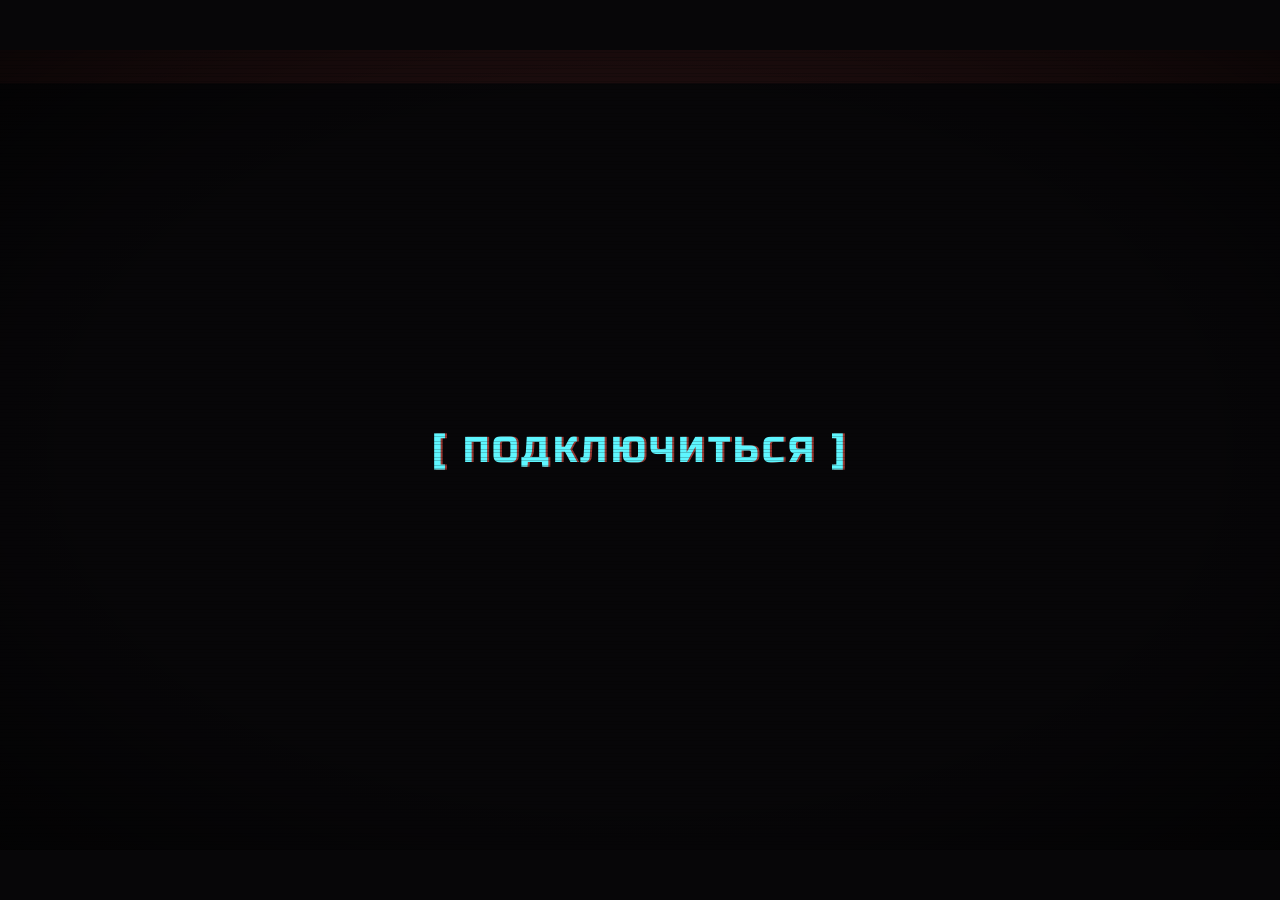
<file: dossiers/term-gonchie/index.html>
<!doctype html>
<html lang="ru"><head><meta charset="utf-8"><title>TERMINAL</title>
<style>
@font-face{font-family:Mono;font-weight:400;src:url([data-uri]);unicode-range:U+0400-04FF}
@font-face{font-family:Mono;font-weight:400;src:url([data-uri]);unicode-range:U+0000-03FF}
@font-face{font-family:Mono;font-weight:700;src:url([data-uri]);unicode-range:U+0400-04FF}
@font-face{font-family:Mono;font-weight:700;src:url([data-uri]);unicode-range:U+0000-03FF}
@font-face{font-family:Russo;font-weight:400;src:url([data-uri]);unicode-range:U+0400-04FF}
@font-face{font-family:Russo;font-weight:400;src:url([data-uri]);unicode-range:U+0000-03FF}

*{margin:0;padding:0;box-sizing:border-box}
:root{--bg:#0c0a0e;--ln:#ff5c50;--dim:#8a3530;--c:#5ef6ff;--y:#fcee0a;--tx:#ffc2b8}
html,body{width:100%;height:100%;overflow:hidden;background:#070608}
#stage{width:1920px;height:1200px;position:absolute;left:0;top:0;transform-origin:0 0;background:var(--bg);color:var(--tx);font-family:Mono;overflow:hidden;animation:glitch 7s steps(1) infinite}
#stage:before{content:"";position:absolute;inset:0;background:linear-gradient(rgba(255,92,80,.05) 1px,transparent 1px) 0 0/24px 24px,linear-gradient(90deg,rgba(255,92,80,.05) 1px,transparent 1px) 0 0/24px 24px;pointer-events:none}
#stage:after{content:"";position:absolute;inset:0;pointer-events:none;z-index:80;background:repeating-linear-gradient(transparent 0 3px,rgba(0,0,0,.2) 3px 4px),radial-gradient(ellipse at 50% 50%,transparent 60%,rgba(0,0,0,.6))}
@keyframes glitch{0%,92%,100%{filter:none}93%{filter:drop-shadow(5px 0 rgba(94,246,255,.7)) drop-shadow(-5px 0 rgba(255,92,80,.7))}94%{filter:drop-shadow(-8px 0 rgba(94,246,255,.6))}95%{filter:none}97%{filter:drop-shadow(3px 0 rgba(94,246,255,.6))}98%{filter:none}}
#band{position:absolute;left:0;right:0;height:50px;z-index:79;pointer-events:none;background:rgba(255,92,80,.09);animation:band 7s steps(1) infinite}
@keyframes band{0%,92%,100%{top:-100px}93%{top:300px}94%{top:820px;height:20px}96%{top:560px;height:8px}}
@keyframes blink{0%,100%{opacity:1}50%{opacity:.2}}
.cut{clip-path:polygon(0 0,calc(100% - 26px) 0,100% 26px,100% 100%,26px 100%,0 calc(100% - 26px))}

/* шапка */
#hdr{position:absolute;left:40px;right:40px;top:28px;height:100px;border:2px solid var(--ln);background:rgba(255,92,80,.05);display:flex;align-items:center;padding:0 30px;gap:34px}
#hdr .dev small{display:block;font-size:14px;letter-spacing:.2em;color:var(--dim)}
#hdr .dev b{font:400 40px/1.1 Russo;color:#fff;text-shadow:2px 0 rgba(94,246,255,.55),-2px 0 rgba(255,92,80,.55)}
#hdr .dev b i{font-style:normal;color:var(--ln)}
#tabs{display:flex;gap:6px;margin-left:auto}
#tabs span{padding:8px 22px;border:1px solid rgba(255,92,80,.4);color:var(--dim);font:700 17px Mono;letter-spacing:.16em;cursor:pointer;user-select:none}
#tabs span.a{background:var(--ln);color:var(--bg);border-color:var(--ln)}
#tabs span .n{display:inline-block;margin-left:10px;padding:0 7px;background:var(--c);color:var(--bg);font-size:13px}
#clock{font:700 18px Mono;color:var(--c);letter-spacing:.14em;text-align:right;line-height:1.5}
#clock:before{content:"";display:inline-block;width:9px;height:9px;background:var(--c);margin-right:10px;box-shadow:0 0 10px var(--c);animation:blink 1s infinite}

/* список */
#list{position:absolute;left:40px;top:160px;width:560px;bottom:70px;border:1.5px solid rgba(255,92,80,.45);overflow:hidden}
#list h4{font:700 15px Mono;letter-spacing:.22em;color:var(--dim);padding:16px 22px;border-bottom:1px solid rgba(255,92,80,.3)}
.it{position:relative;padding:16px 22px 16px 30px;border-bottom:1px solid rgba(255,92,80,.15);cursor:pointer;opacity:0;transform:translateX(-20px);transition:opacity .3s,transform .3s,background .2s}
.it.on{opacity:1;transform:none}
.it:hover{background:rgba(255,92,80,.08)}
.it.sel{background:rgba(255,92,80,.16)}
.it.sel:before{content:"";position:absolute;left:0;top:0;bottom:0;width:6px;background:var(--ln)}
.it .t{font:700 20px Mono;color:#fff;white-space:nowrap;overflow:hidden;text-overflow:ellipsis}
.it .m{font:400 15px Mono;color:var(--dim);margin-top:6px;letter-spacing:.06em;display:flex;justify-content:space-between}
.it.unread .t:after{content:"NEW";margin-left:12px;font-size:12px;padding:2px 6px;background:var(--c);color:var(--bg);vertical-align:3px}
.it.lock .t{color:var(--c)}
.it .ic{display:inline-block;width:34px;color:var(--ln)}

/* окно */
#pane{position:absolute;left:640px;right:40px;top:160px;bottom:70px;border:1.5px solid rgba(255,92,80,.45);background:rgba(10,8,12,.6)}
#pane:after{content:"";position:absolute;right:-2px;top:-2px;width:30px;height:30px;background:linear-gradient(225deg,var(--ln) 0 48%,transparent 50%)}
#ph{padding:22px 34px 18px;border-bottom:1px solid rgba(255,92,80,.3);min-height:96px}
#ph .t{font:400 34px/1.15 Russo;color:#fff}
#ph .m{font:400 16px Mono;color:var(--dim);margin-top:8px;letter-spacing:.1em}
#ph .m b{color:var(--ln);font-weight:700}
#pb{position:absolute;left:0;right:0;top:98px;bottom:0;padding:26px 34px;overflow:hidden;font:400 22px/1.55 Mono}
#pb .ln{min-height:1.55em;white-space:pre-wrap}
.y{color:var(--y)}.c{color:var(--c)}.r{color:var(--ln)}.w{color:#fff}.d{color:var(--dim)}.big{font:400 30px/1.4 Russo;color:#fff}
.hl{background:rgba(252,238,10,.14);color:var(--y);padding:0 6px}
.cur{display:inline-block;width:12px;height:1.1em;background:var(--ln);vertical-align:-3px;animation:blink .6s infinite}
table{border-collapse:collapse;width:100%;font:400 19px/1.35 Mono}
th{font:700 15px Mono;letter-spacing:.16em;color:var(--dim);text-align:left;padding:10px 12px;border-bottom:2px solid var(--ln)}
td{padding:12px 12px;border-bottom:1px solid rgba(255,92,80,.2);color:var(--tx);opacity:0}
tr.on td{opacity:1;animation:rowin .35s}
@keyframes rowin{0%{background:rgba(255,92,80,.35);color:#fff}100%{background:transparent}}
tr.alert td{color:var(--c)}tr.warn td{color:var(--y)}
#note{margin-top:22px;opacity:0;transition:opacity .4s}
#imgw{position:relative;margin-top:4px;border:1px solid rgba(255,92,80,.4)}
#imgw img{display:block;width:100%;clip-path:inset(0 0 100% 0)}
#imgw .sl{position:absolute;left:0;right:0;height:3px;background:var(--ln);box-shadow:0 0 16px var(--ln)}
#cam{display:block;width:100%;border:1px solid rgba(255,92,80,.4)}
.locked{display:flex;flex-direction:column;align-items:center;justify-content:center;height:100%;gap:18px;color:var(--c);font:700 26px Mono;letter-spacing:.2em}
.locked .bar{width:520px;height:18px;border:2px solid var(--c);position:relative}.locked .bar i{position:absolute;left:3px;top:3px;bottom:3px;background:var(--c);width:0}

#foot{position:absolute;left:40px;right:40px;bottom:22px;display:flex;justify-content:space-between;font:400 14px Mono;letter-spacing:.2em;color:var(--dim)}

/* загрузка */
#boot{position:absolute;inset:0;z-index:70;background:#070608;padding:90px 120px;font:400 24px/1.75 Mono;color:var(--ln);transition:opacity .5s}
#boot .ok{color:var(--y)}#boot .c{color:var(--c)}
#boot .bb{margin-top:26px;width:860px;height:22px;border:2px solid var(--ln);position:relative}
#boot .bb i{position:absolute;left:3px;top:3px;bottom:3px;width:0;background:var(--ln);box-shadow:0 0 14px var(--ln)}
#boot .big2{margin-top:30px;font:400 64px Russo;color:var(--c);text-shadow:3px 0 rgba(255,92,80,.6);opacity:0}
#boot:before{content:"// DECK OS v4.1.7";position:absolute;right:120px;top:90px;color:var(--dim);letter-spacing:.2em;font-size:18px}
#snd{font:700 15px Mono;letter-spacing:.14em;padding:8px 14px;border:1px solid var(--c);color:var(--c);cursor:pointer;user-select:none}#snd.off{border-color:var(--dim);color:var(--dim)}
#gate{position:absolute;inset:0;z-index:75;background:#070608;display:none;align-items:center;justify-content:center;font:400 54px Russo;color:var(--c);cursor:pointer;letter-spacing:.1em;text-shadow:3px 0 rgba(255,92,80,.6)}
#gate:hover{color:#fff}
.it.unread .t:after{content:attr(data-new)}
.it.nlock .t{color:#5a2622}.it.nlock .m span:first-child{color:var(--ln)}
.it.fl.here{box-shadow:inset 0 0 0 2px var(--c)}.it.fl.ok .m span:last-child{color:var(--y)}.it.fl.ice .t{color:var(--c)}.it.fl.ice .m span:last-child{color:var(--c)}
#ph input{width:56px;background:#1a1012;border:1px solid var(--ln);color:#fff;font:700 18px Mono;padding:2px 6px}
.nbar{display:flex;gap:10px;margin-bottom:22px;flex-wrap:wrap}
#pb button{background:transparent;border:1.5px solid var(--ln);color:var(--ln);font:700 17px Mono;letter-spacing:.12em;padding:10px 20px;cursor:pointer}
#pb button:hover{background:rgba(255,92,80,.15);color:#fff}#pb button.hot{background:var(--ln);color:var(--bg)}#pb button.dim{border-color:var(--dim);color:var(--dim);margin-left:auto}
#pb button:disabled{opacity:.3;cursor:default}
.fcard{border:1.5px solid rgba(255,92,80,.45);padding:20px 24px;background:rgba(255,92,80,.04);clip-path:polygon(0 0,calc(100% - 22px) 0,100% 22px,100% 100%,0 100%)}
.fcard.ice{border-color:var(--c);background:rgba(94,246,255,.05)}.fcard.ice .big{color:var(--c)}
.fcard .fh{display:flex;justify-content:space-between;align-items:center;margin-bottom:10px}.fcard .dv{font:700 26px Russo;color:var(--y)}
.fcard .ln{font-size:19px;margin-top:6px}
.ice-st{display:flex;gap:10px;margin:12px 0}.ice-st div{border:1px solid var(--c);padding:6px 14px;text-align:center;min-width:86px}.ice-st small{display:block;font-size:13px;color:var(--c);letter-spacing:.2em}.ice-st b{font:400 30px Russo;color:#fff}
.rollr{display:flex;gap:10px;align-items:center;margin-top:18px;flex-wrap:wrap}.rollr .d{font-size:15px}
.rollr input{width:80px;background:#1a1012;border:1px solid var(--ln);color:#fff;font:700 20px Mono;padding:8px}
.rres{margin-top:16px;display:flex;justify-content:space-between;align-items:center;padding:14px 20px;border:2px solid;font-size:19px;animation:rowin .4s}
.rres.okk{border-color:var(--y);color:var(--y)}.rres.bad{border-color:var(--ln);color:var(--ln)}.rres .v{font:400 30px Russo}.rres em{font-style:normal;color:var(--c)}
.nlog{position:absolute;left:34px;right:34px;bottom:20px;font-size:16px;line-height:1.6;color:var(--tx);border-top:1px solid rgba(255,92,80,.3);padding-top:10px}
#hint{position:fixed;right:12px;bottom:6px;font:400 12px monospace;letter-spacing:.2em;color:#8a3530;z-index:90;animation:hf 5s forwards}@keyframes hf{0%,70%{opacity:1}100%{opacity:0}}
</style></head><body>
<div id="stage">
  <div id="hdr" class="cut"><div class="dev"><small id="devs"></small><b id="devb"></b></div>
    <div id="tabs"><span data-t="files"></span><span data-t="msgs"></span></div><div id="clock"></div><div id="snd">♪ ON</div></div>
  <div id="list" class="cut"><h4 id="lh"></h4><div id="items"></div></div>
  <div id="pane"><div id="ph"></div><div id="pb"></div></div>
  <div id="foot"><span id="fl"></span><span id="keys"></span></div>
  <div id="band"></div>
  <div id="boot"></div><div id="gate"></div>
</div>
<div id="hint"></div>
<script>window.__TERM={"title": "ГОНЧИЕ // ТЕРМИНАЛ", "devSmall": "УЗЕЛ: ГАРАЖ НА ПУСТЫРЕ · ВЛАДЕЛЕЦ: «ВОЖАК»", "dev": "ГОНЧИЕ <i>//</i> ТЕРМИНАЛ", "owner": "Вожак", "clock": "ПТ 06.11.2045 · 23:41", "net": "ЛОКАЛЬНАЯ СЕТЬ", "foot": "GONCHIE-NET · 3 УСТРОЙСТВА В СЕТИ", "node": "GARAGE-01", "ice": "«ЦЕПНОЙ ПЁС» v1.2", "files": [{"ic": "▤", "name": "путевой_лист_ноябрь.dat", "kind": "ТАБЛИЦА", "date": "06.11", "size": "4 КБ", "body": {"table": [["ДАТА", "ОТКУДА", "ЧТО", "КТО ВЕЗЁТ", "КУДА"], ["ВТ 03", "ПРИЧАЛ 7 · БОКС 7-14", "2 бочки «синьки»", "Шнырь +2", "база"], ["ПТ 06", "ПРИЧАЛ 7 · БОКС 7-14", "300 доз", "Шнырь", "точки: Рынок, Мост"], ["?", "ВТ 10", "база", "реагенты · СИНЯЯ ЛЕНТА", "Малой", "Нова-Хайтс C · консьержка"], ["ПТ 13", "ПРИЧАЛ 7 · БОКС 7-14", "3 бочки", "все", "база"], ["!", "ПТ 13", "база", "3 «добровольца»", "Малой", "ПРИЧАЛ 7 · КОНТЕЙНЕР 3"]], "lines": ["<span class=\"d\">// примечание:</span>", "Ключ-карта от ворот терминала — <span class=\"hl\">у меня. НЕ ТЕРЯТЬ.</span>", "Жетону — 15% с каждой пятничной партии."]}, "floor": 1}, {"ic": "▣", "name": "кухня_схема.img", "kind": "ИЗОБРАЖЕНИЕ", "date": "28.10", "size": "1.2 МБ", "body": {"img": "[data-uri]", "lines": ["<span class=\"y\">Малой: квартира Химика. Сам к двери не выходит, всё через консьержку.</span>"]}, "floor": 1}, {"ic": "▤", "name": "крыша.txt", "kind": "ТЕКСТ", "date": "01.11", "size": "1 КБ", "body": {"lines": ["<span class=\"big\">ЖЕТОН</span>", "NCPD, сержант. Наш с весны.", "15% с партии, наликом, по пятницам. Встреча — забегаловка у моста.", "Взамен: предупреждает о рейдах, теряет протоколы.", "", "<span class=\"y\">Последний раз взял больше обычного и ничего не сказал.</span>", "<span class=\"y\">Странно.</span>"]}, "floor": 4}, {"ic": "⛨", "name": "химик_кто_он.enc", "kind": "ЗАШИФРОВАНО", "date": "05.11", "size": "2 КБ", "lock": "«ПЛОМБА»", "body": {"lines": ["Узнать, кому Химик варит, кроме нас.", "Шнырь видел на причале ящики с пометкой <span class=\"hl\">«НЕ ДЛЯ Г.»</span>", "Г. — это мы.", "", "Если он работает на кого-то сверху —", "<span class=\"r\">мы ему больше не нужны. И он нам тоже.</span>"]}, "floor": 4}], "msgs": [{"subj": "Пятница переносится", "from": "Химик", "date": "06.11 · 21:12", "unread": true, "body": {"lines": ["Груз задержали. Не дёргайтесь.", "Ребят на причал не посылать до понедельника.", "<span class=\"y\">«Добровольцев» всё равно привезите в пятницу.</span>"]}}, {"subj": "босс там новые", "from": "Шнырь", "date": "05.11 · 02:40", "unread": true, "body": {"lines": ["босс на причале новые лица не наши", "в респираторах и в одинаковых куртках", "грузили синие ящики в отдельный фургон, не к нам", "химик сказал не лезть и не смотреть", "<span class=\"d\">// отправлено с краденого агента</span>"]}}, {"subj": "Тихий четверг", "from": "Жетон", "date": "04.11 · 18:05", "body": {"lines": ["В четверг у вас тихо.", "<span class=\"y\">В порту — нет.</span> Не суйтесь туда до понедельника.", "И это не я сказал."]}}, {"subj": "RE: цена", "from": "Вожак", "to": "все свои", "date": "03.11 · 23:58", "body": {"lines": ["Химик хочет больше бабок — пусть хочет.", "Пока платим. Людьми тоже.", "Но выясните, <span class=\"hl\">кому он ещё варит</span>."]}}], "arch": {"tier": "Базовая", "dv": 6, "msgsFloor": 0, "floors": [{"type": "pwd", "dv": 6, "name": "Пароль «ГОНЧИЕ-01»", "desc": "Кустарный пароль. Шнырь записал его маркером на стене гаража.", "reveal": "Сообщения открыты."}, {"type": "file", "dv": 6, "name": "Путевой лист и схема", "desc": "Таблица поставок и картинка с планом здания.", "reveal": "Файлы: путевой_лист_ноябрь.dat, кухня_схема.img"}, {"type": "ice", "name": "Wisp («Огонёк»)", "per": 4, "spd": 4, "atk": 4, "rez": 15, "effect": "1d6 урона в мозг, в следующий ход на 1 NET-действие меньше.", "def": 2, "desc": "Дешёвый лёд с рынка. Шипит и плюётся статикой."}, {"type": "ctrl", "dv": 6, "name": "Ворота и камеры гаража", "desc": "Рольставня, две камеры и свет в боксе.", "reveal": "Можно поднять ворота, погасить свет или зациклить камеры на 1 минуту."}, {"type": "file", "dv": 6, "name": "Личное Вожака", "desc": "Зашифрованная заметка и файл про копа.", "reveal": "Файлы: крыша.txt, химик_кто_он.enc"}]}};</script>
<script>
/* Терминал в стиле 2077: данные (window.__TERM, ?id= из модуля Night City Map или ?data=url) + звуки на WebAudio. */
const st=document.getElementById('stage'),$=s=>st.querySelector(s);
function fit(){const k=Math.min(innerWidth/1920,innerHeight/1200);st.style.transform=`translate(${(innerWidth-1920*k)/2}px,${(innerHeight-1200*k)/2}px) scale(${k})`}
fit();addEventListener('resize',fit);
const sleep=ms=>new Promise(r=>setTimeout(r,ms));
let P=null;try{P=window.parent!==window&&window.parent.game?window.parent:null}catch(e){P=null}
const EN=(()=>{try{const l=new URLSearchParams(location.search).get('lang')||(P&&(P.NightCityMap?.lang?.()||P.game.i18n.lang))||'ru';return!String(l).startsWith('ru')}catch(e){return false}})();
const L=EN?{files:'FILES',msgs:'MESSAGES',lf:'// FILES',lm:'// INBOX',type:'TYPE',mod:'MODIFIED',size:'SIZE',from:'FROM',to:'TO',dec:'DECRYPTING FILE',ok:'ACCESS GRANTED',keys:'↑↓ — SELECT · M — SOUND · R — RESTART',hint:'CLICK FILES AND MESSAGES',gate:'[ CONNECT ]',conn:'> CONNECTING TO TERMINAL ',find:'  locating node ......................',found:'FOUND',ice:'  ICE: ',broke:'BREACHED',key:'  session key ......................',spoof:'SPOOFED',fs:'> MOUNTING FILE SYSTEM',nd:'NO DATA',newm:'NEW'}
 :{files:'ФАЙЛЫ',msgs:'СООБЩЕНИЯ',lf:'// ФАЙЛЫ',lm:'// ВХОДЯЩИЕ',type:'ТИП',mod:'ИЗМЕНЁН',size:'РАЗМЕР',from:'ОТ',to:'КОМУ',dec:'ДЕШИФРОВКА ФАЙЛА',ok:'ДОСТУП ПОЛУЧЕН',keys:'↑↓ — ВЫБОР · M — ЗВУК · R — ПЕРЕЗАПУСК',hint:'КЛИКАЙ ПО ФАЙЛАМ И СООБЩЕНИЯМ',gate:'[ ПОДКЛЮЧИТЬСЯ ]',conn:'> ПОДКЛЮЧЕНИЕ К ТЕРМИНАЛУ ',find:'  поиск узла ......................',found:'НАЙДЕН',ice:'  ICE: ',broke:'ВЗЛОМАН',key:'  ключ сессии ......................',spoof:'ПОДМЕНЁН',fs:'> ЗАГРУЗКА ФАЙЛОВОЙ СИСТЕМЫ',nd:'НЕТ ДАННЫХ',newm:'НОВОЕ'};

/* ---------------- звук ---------------- */
const S={ctx:null,out:null,on:true,last:{},hum:null,
  init(){if(this.ctx)return;let c=null;
    try{const pc=P&&P.game.audio&&(P.game.audio.interface||P.game.audio.context);if(pc&&typeof pc.createOscillator==='function')c=pc}catch(e){}
    if(!c){const AC=window.AudioContext||window.webkitAudioContext;if(AC)c=new AC()}
    if(!c)return;this.ctx=c;this.out=c.createGain();
    let v=.45;try{if(P)v*=Number(P.game.settings.get('core','globalInterfaceVolume'))||.5}catch(e){}
    this.base=v;this.out.gain.value=this.on?v:0;this.out.connect(c.destination);
    try{this.on=localStorage.getItem('ncm-term-mute')!=='1'}catch(e){}this.out.gain.value=this.on?v:0;
    this.noiseBuf=c.createBuffer(1,c.sampleRate,c.sampleRate);const d=this.noiseBuf.getChannelData(0);for(let i=0;i<d.length;i++)d[i]=Math.random()*2-1;},
  ok(){return this.ctx&&this.ctx.state==='running'},
  toggle(){this.on=!this.on;if(this.out)this.out.gain.value=this.on?this.base:0;try{localStorage.setItem('ncm-term-mute',this.on?'0':'1')}catch(e){}btnS()},
  lim(k,ms){const n=performance.now();if(this.last[k]&&n-this.last[k]<ms)return false;this.last[k]=n;return true},
  tone(f,dur,{type='square',vol=.12,at=0,f2=null,att=.004}={}){if(!this.ok())return;const c=this.ctx,t=c.currentTime+at,o=c.createOscillator(),g=c.createGain();
    o.type=type;o.frequency.setValueAtTime(f,t);if(f2)o.frequency.exponentialRampToValueAtTime(f2,t+dur);
    g.gain.setValueAtTime(0,t);g.gain.linearRampToValueAtTime(vol,t+att);g.gain.exponentialRampToValueAtTime(.0001,t+dur);o.connect(g);g.connect(this.out);o.start(t);o.stop(t+dur+.02)},
  noise(dur,{vol=.15,f=3000,q=1,type='bandpass',at=0,f2=null}={}){if(!this.ok())return;const c=this.ctx,t=c.currentTime+at,s=c.createBufferSource(),b=c.createBiquadFilter(),g=c.createGain();
    s.buffer=this.noiseBuf;s.loop=true;b.type=type;b.frequency.setValueAtTime(f,t);if(f2)b.frequency.exponentialRampToValueAtTime(f2,t+dur);b.Q.value=q;
    g.gain.setValueAtTime(vol,t);g.gain.exponentialRampToValueAtTime(.0001,t+dur);s.connect(b);b.connect(g);g.connect(this.out);s.start(t,Math.random()*.5);s.stop(t+dur+.02)},
  key(){if(this.lim('key',38))this.noise(.025,{vol:.09+Math.random()*.05,f:2500+Math.random()*2500,q:4})},
  line(){this.tone(1320,.05,{vol:.05})},
  boot(){this.tone(880,.08,{vol:.07});this.tone(1760,.06,{vol:.04,at:.05})},
  prog(k){if(this.lim('prog',45))this.tone(300+k*9,.04,{type:'triangle',vol:.06})},
  granted(){[523,659,784,1047].forEach((f,i)=>this.tone(f,.35,{type:'triangle',vol:.1,at:i*.07}));this.noise(.5,{vol:.08,f:6000,f2:800,at:.05})},
  hover(){if(this.lim('hov',60))this.tone(2400,.018,{vol:.03})},
  open(){this.tone(1100,.05,{vol:.08});this.tone(1650,.07,{vol:.06,at:.045});this.noise(.08,{vol:.05,f:4000})},
  tab(){this.tone(700,.05,{vol:.08});this.tone(1050,.05,{vol:.07,at:.06})},
  row(){if(this.lim('row',50)){this.tone(1900,.03,{vol:.05});this.noise(.04,{vol:.05,f:5000,q:6})}},
  decrypt(k){if(this.lim('dec',70)){this.tone(200+Math.random()*900,.06,{type:'sawtooth',vol:.035});this.noise(.05,{vol:.04,f:1500+k*40,q:8})}},
  unlocked(){this.tone(1568,.12,{type:'triangle',vol:.09});this.tone(2093,.25,{type:'triangle',vol:.08,at:.09})},
  glitch(){this.noise(.18,{vol:.12,f:900,q:.7});this.tone(60,.15,{type:'sawtooth',vol:.06,f2:40})},
  alarm(){for(let i=0;i<3;i++){this.tone(880,.18,{type:'square',vol:.07,at:i*.42});this.tone(660,.18,{type:'square',vol:.07,at:i*.42+.2})}},
  img(){if(this.lim('img',40))this.noise(.05,{vol:.04,f:7000,q:3})},
  humOn(){if(!this.ok()||this.hum)return;const c=this.ctx,o=c.createOscillator(),g=c.createGain(),s=c.createBufferSource(),b=c.createBiquadFilter(),g2=c.createGain();
    o.type='sawtooth';o.frequency.value=50;g.gain.value=.015;o.connect(g);g.connect(this.out);o.start();
    s.buffer=this.noiseBuf;s.loop=true;b.type='lowpass';b.frequency.value=1200;g2.gain.value=.025;s.connect(b);b.connect(g2);g2.connect(this.out);s.start();this.hum=[o,s];try{const R=(P||window);R.__ncAudio=R.__ncAudio||new Set();this.hum.forEach(n=>R.__ncAudio.add(n))}catch(e){}},
  humOff(){if(this.hum){this.hum.forEach(n=>{try{n.stop();(P||window).__ncAudio?.delete(n)}catch(e){}});this.hum=null}},
};
function btnS(){const b=$('#snd');if(b)b.textContent=S.on?'♪ ON':'♪ OFF';if(b)b.classList.toggle('off',!S.on)}

/* ---------------- данные ---------------- */
async function getData(){
  if(window.__TERM)return window.__TERM;
  const q=new URLSearchParams(location.search),id=q.get('id'),u=q.get('data');
  if(id&&P)for(let i=0;i<20;i++){try{const d=P.NightCityMap?.termData?.(id);if(d)return d}catch(e){}await sleep(250)}
  if(u){try{return await (await fetch(u)).json()}catch(e){}}
  return null;
}
let D=null,token=0,cur='files',sel=0;

async function start(){
  D=await getData();
  if(!D){$('#boot').innerHTML=`<div class="big2" style="opacity:1">${L.nd}</div>`;return}
  D.files=D.files||[];D.msgs=D.msgs||[];
  document.title=D.title||'TERMINAL';
  $('#devs').textContent=D.devSmall||'';$('#devb').innerHTML=D.dev||'';$('#fl').textContent=D.foot||'';$('#keys').textContent=L.keys;document.getElementById('hint').textContent=L.hint;
  setInterval(()=>{$('#clock').innerHTML=(D.clock||'')+'<br><span style="color:#8a3530">'+(D.net||'')+'</span>'},500);
  if(D.arch){$('#tabs').insertAdjacentHTML('afterbegin','<span data-t="net"></span>');NS=nsLoad();nsJSON=JSON.stringify(NS);}
  document.querySelectorAll('#tabs span').forEach(s=>{const t=s.dataset.t;s.textContent=L[t];const n=(Array.isArray(D[t])?D[t]:[]).filter(x=>x.unread).length;if(n)s.innerHTML+=`<span class="n">${n}</span>`;
    s.onclick=()=>{S.tab();openTab(t)};s.onmouseenter=()=>S.hover()});
  $('#snd').onclick=()=>S.toggle();btnS();
  S.init();
  if(!S.ok()&&S.ctx){ // браузер без клика звук не даёт — экран «подключиться»
    const g=$('#gate');g.style.display='flex';g.textContent=L.gate;
    await new Promise(r=>g.onclick=r);try{await S.ctx.resume()}catch(e){}g.remove();
  }
  boot();
}
function bootLines(){if(D.boot)return D.boot;
  return[[L.conn+(D.node||'NODE-01'),null],[L.find,['ok',L.found]],[L.ice+(D.ice||'«ICE» v1.0')+' .......',['c',L.broke]],[L.key,['ok',L.spoof]],[L.fs,null]]}
async function boot(){const b=$('#boot');
  for(const [a,c] of bootLines()){const d=document.createElement('div');d.innerHTML=a+(c?` <span class="${c[0]}">${c[1]}</span>`:'');b.appendChild(d);S.boot();await sleep(260)}
  b.insertAdjacentHTML('beforeend',`<div class="bb"><i></i></div><div class="big2">${L.ok}</div>`);
  const i=b.querySelector('.bb i');for(let k=0;k<=100;k+=4){i.style.width=k*8.5+'px';S.prog(k);await sleep(k>80&&k<92?90:22)}
  const g=b.querySelector('.big2');g.style.transition='opacity .2s';g.style.opacity=1;S.granted();await sleep(700);
  b.style.opacity=0;await sleep(500);b.remove();
  setInterval(()=>S.glitch(),7000);setTimeout(()=>S.glitch(),6510-((performance.now()-t0)%7000)>0?6510-((performance.now()-t0)%7000):0);
  openTab(D.arch?'net':(D.startTab||'files'));
}
const t0=performance.now();
async function openTab(t){cur=t;const my=++token;S.humOff();
  document.querySelectorAll('#tabs span').forEach(s=>s.classList.toggle('a',s.dataset.t===t));
  if(t==='net'){netList();netPane();return}
  $('#lh').textContent=t==='files'?L.lf:L.lm;
  const box=$('#items');box.innerHTML='';const LST=D[t]||[];
  LST.forEach((x,i)=>{const d=document.createElement('div');const lk=isLocked(x,t);d.className='it'+(x.unread&&!lk?' unread':'')+(x.lock?' lock':'')+(lk?' nlock':'');d.dataset.new=L.newm;
    d.innerHTML=t==='files'?`<div class="t"><span class="ic">${x.ic||'▤'}</span>${x.name}</div><div class="m"><span>${lk?NL.locked+' '+(x.floor+1):(x.kind||'')}</span><span>${x.date||''}</span></div>`
      :`<div class="t">${x.subj}</div><div class="m"><span>${lk?NL.locked+' '+(A().msgsFloor+1):L.from+': '+x.from}</span><span>${x.date||''}</span></div>`;
    d.onclick=()=>{S.open();show(i)};d.onmouseenter=()=>S.hover();box.appendChild(d);});
  const its=[...box.children];for(let i=0;i<its.length;i++){if(my!==token)return;its[i].classList.add('on');S.row();await sleep(90)}
  if(LST.length)show(0);else{$('#ph').innerHTML='';$('#pb').innerHTML=''}
}
addEventListener('pagehide',()=>S.humOff());
addEventListener('keydown',e=>{if(/^[rRкК]$/.test(e.key))location.reload();if(/^[mMьЬ]$/.test(e.key))S.toggle();if(!D)return;
  if(e.target&&e.target.tagName==='INPUT')return;
  const n=(D[cur]||[]).length;if(cur==='net'){if(e.key==='ArrowLeft'||e.key==='ArrowRight'){}else return}else if(!n)return;if(e.key==='ArrowDown'){S.open();show((sel+1)%n)}if(e.key==='ArrowUp'){S.open();show((sel+n-1)%n)}
  if(e.key==='ArrowRight'||e.key==='ArrowLeft'){const tb=[...document.querySelectorAll('#tabs span[data-t]')].map(s=>s.dataset.t),k=tb.indexOf(cur);S.tab();openTab(tb[(k+(e.key==='ArrowRight'?1:tb.length-1))%tb.length])}});

async function type(el,html,speed){
  const tmp=document.createElement('div');tmp.innerHTML=html;el.innerHTML='';const my=token;
  async function walk(src,dst){for(const n of [...src.childNodes]){if(my!==token)return;
    if(n.nodeType===3){const tn=document.createTextNode('');dst.appendChild(tn);const s=n.textContent;
      for(let i=0;i<s.length;i+=speed){if(my!==token)return;tn.textContent=s.slice(0,i+speed);if(s[i]!==' ')S.key();await sleep(12)}}
    else{const c=n.cloneNode(false);dst.appendChild(c);await walk(n,c)}}}
  await walk(tmp,el);
}
async function show(i){const my=++token;sel=i;S.humOff();const x=D[cur][i];
  if(isLocked(x,cur)){[...$('#items').children].forEach((d,k)=>d.classList.toggle('sel',k===i));const fl=cur==='msgs'?A().msgsFloor:x.floor;
    $('#ph').innerHTML=`<div class="t">${cur==='files'?x.name.replace(/./g,(c,j)=>j%3?c:'█'):'█████ ███'}</div><div class="m">${NL.locked} ${fl+1}</div>`;
    $('#pb').innerHTML=`<div class="locked" style="color:var(--ln)"><div>⛔ ${NL.closed}</div><div class="d" style="font-size:18px">${NL.closedT} ${fl+1} · ${(A().floors[fl]||{}).name||''}</div></div>`;S.tone(160,.25,{type:'sawtooth',vol:.07,f2:80});return}
  x.unread=false;
  [...$('#items').children].forEach((d,k)=>{d.classList.toggle('sel',k===i);if(k===i)d.classList.remove('unread')});
  const ph=$('#ph'),pb=$('#pb');pb.innerHTML='';
  ph.innerHTML=cur==='files'?`<div class="t">${x.name}</div><div class="m">${L.type}: <b>${x.kind||'—'}</b> · ${L.mod}: <b>${x.date||'—'}</b>${x.size?` · ${L.size}: <b>${x.size}</b>`:''}</div>`
    :`<div class="t">${x.subj}</div><div class="m">${L.from}: <b>${x.from}</b> · ${L.to}: <b>${x.to||D.owner||''}</b> · ${x.date||''}</div>`;
  if(x.lock){pb.innerHTML=`<div class="locked"><div>${L.dec}</div><div class="bar"><i></i></div><div class="d" style="font-size:16px">ICE: ${x.lock}</div></div>`;
    const b=pb.querySelector('.bar i');for(let k=0;k<=100;k+=2){if(my!==token)return;b.style.width=k*5.1+'px';S.decrypt(k);await sleep(k>60&&k<70?120:25)}
    if(my!==token)return;S.unlocked();pb.innerHTML='';}
  const c=x.body||x;
  if(c.alarm)S.alarm();
  if(c.table){const t=document.createElement('table');t.innerHTML='<tr>'+c.table[0].map(h=>`<th>${h}</th>`).join('')+'</tr>';pb.appendChild(t);
    for(const r of c.table.slice(1)){if(my!==token)return;const cls=r[0]==='!'?'alert':r[0]==='?'?'warn':'';const cells=cls?r.slice(1):r;
      const tr=document.createElement('tr');tr.className=cls;tr.innerHTML=cells.map(v=>`<td>${v}</td>`).join('');t.appendChild(tr);await sleep(40);tr.classList.add('on');S.row();if(cls==='alert')S.tone(440,.12,{type:'square',vol:.06});await sleep(260)}
    if(c.lines){const n=document.createElement('div');n.id='note';pb.appendChild(n);n.style.opacity=1;for(const l of c.lines){if(my!==token)return;const d=document.createElement('div');d.className='ln';n.appendChild(d);S.line();await type(d,l,3)}}
    return}
  if(c.img){const w=document.createElement('div');w.id='imgw';w.innerHTML=`<img src="${c.img}"><div class="sl"></div>`;pb.appendChild(w);const im=w.querySelector('img'),sl=w.querySelector('.sl');
    for(let k=0;k<=100;k+=2){if(my!==token)return;im.style.clipPath=`inset(0 0 ${100-k}% 0)`;sl.style.top=k+'%';S.img();await sleep(18)}sl.remove();
    if(c.lines)for(const l of c.lines){const d=document.createElement('div');d.className='ln';d.style.marginTop='14px';pb.appendChild(d);await type(d,l,3)}return}
  if(c.cam){const cv=document.createElement('canvas');cv.id='cam';cv.width=1160;cv.height=600;pb.appendChild(cv);S.glitch();S.humOn();camLoop(cv,c.cam,my);
    if(c.lines)for(const l of c.lines){const d=document.createElement('div');d.className='ln';d.style.marginTop='12px';pb.appendChild(d);await type(d,l,3)}return}
  for(const l of (c.lines||[])){if(my!==token)return;const d=document.createElement('div');d.className='ln';pb.appendChild(d);S.line();
    const cu=document.createElement('span');cu.className='cur';await type(d,l,2);d.appendChild(cu);await sleep(30);cu.remove()}
  const cu=document.createElement('span');cu.className='cur';pb.appendChild(cu);
}
function camLoop(cv,cam,my){const g=cv.getContext('2d');const W=cv.width,H=cv.height;let f=0;
  (function fr(){if(my!==token)return;f++;
    g.fillStyle='#0d0b0c';g.fillRect(0,0,W,H);
    g.strokeStyle='rgba(255,140,120,.5)';g.lineWidth=3;
    g.beginPath();g.moveTo(80,560);g.lineTo(380,330);g.lineTo(780,330);g.lineTo(1080,560);g.stroke();
    g.beginPath();g.moveTo(380,330);g.lineTo(380,60);g.moveTo(780,330);g.lineTo(780,60);g.stroke();
    for(let k=0;k<9;k++){g.beginPath();g.moveTo(380,60+k*30);g.lineTo(780,60+k*30);g.strokeStyle='rgba(255,140,120,.12)';g.stroke()}
    g.fillStyle='rgba(255,180,160,.35)';
    const n=cam.n||4;for(let i=0;i<n;i++){const x=300+i*(580/Math.max(1,n-1)),y=[470,420,440,480,450,430][i%6],s=[1,.8,.85,1,.9,.8][i%6],b=Math.sin(f/20+i)*2;
      g.beginPath();g.ellipse(x,y-70*s+b,22*s,26*s,0,0,7);g.fill();g.fillRect(x-30*s,y-45*s+b,60*s,70*s);
      g.fillStyle='rgba(255,92,80,.25)';g.fillRect(x-70*s,y+25*s,140*s,14*s);g.fillStyle='rgba(255,180,160,.35)'}
    if(cam.twitch&&f%90<6){g.fillStyle='rgba(94,246,255,.4)';g.fillRect(500,330,60,90);if(f%90===0)S.glitch()}
    const id=g.getImageData(0,0,W,H),d=id.data;for(let p=0;p<d.length;p+=4*3){const q=(Math.random()-.5)*60;d[p]+=q;d[p+1]+=q*.6;d[p+2]+=q*.6}g.putImageData(id,0,0);
    if(Math.random()<.05){const y=Math.random()*H;g.drawImage(cv,0,y,W,20,(Math.random()-.5)*40,y,W,20)}
    g.font='700 26px Mono';g.fillStyle='#ff5c50';g.fillText((f%40<20?'● ':'  ')+'REC   '+(cam.title||''),30,44);
    g.font='400 20px Mono';g.fillStyle='#ffc2b8';g.fillText((cam.time||'00:00')+':'+String(Math.floor(f/30)%60).padStart(2,'0'),W-210,44);
    g.fillStyle='#5ef6ff';g.fillText(cam.tag||'',30,H-24);
    requestAnimationFrame(fr)})();
}


/* ---------------- NET-архитектура (Cyberpunk RED): этажи, проверки, Black ICE ---------------- */
const NL=EN?{net:'NET',arch:'NET ARCHITECTURE',floor:'FLOOR',iface:'INTERFACE',acts:'NET ACTIONS / TURN',jin:'JACK IN',jout:'JACK OUT',path:'PATHFINDER',down:'GO DOWN ▼',
  roll:'ROLL',own:'or your result',ok:'SUCCESS',fail:'FAIL',crit:'CRIT',fumble:'FUMBLE',done:'BREACHED',icea:'ACTIVE',iced:'DEREZZED',slid:'SLIPPED PAST',locked:'LOCKED · FLOOR',
  closed:'ACCESS DENIED',closedT:'Clear floor',reset:'RESET RUN',here:'YOU ARE HERE',out:'NOT JACKED IN',unk:'???',derez:'DEREZZED',slide:'SLIDE',
  pwd:'PASSWORD',file:'FILE',ctrl:'CONTROL NODE',ice:'BLACK ICE',empty:'EMPTY',log:'// RUN LOG',
  rpwd:'Backdoor: Interface + 1d10 ≥ DV opens the floor. Fail — try again, it costs a NET Action.',
  rfile:'Eye-Dee: Interface + 1d10 ≥ DV — the file is yours.',
  rctrl:'Control: Interface + 1d10 ≥ DV — you control the device.',
  rice:'Black ICE goes by initiative (SPD + 1d10). Attack: Zap or an attacker program (Interface + 1d10) vs ICE DEF + 1d10, damage to REZ. Slide: Interface + 1d10 vs ICE PER + 1d10 to slip past.',
  rpath:'Pathfinder: Interface + 1d10 ≥ architecture DV reveals the map.',
  rout:'Jacking out is safe with no active Black ICE on you. Unsafe jack out: every active Black ICE gets its effect on you.'}
 :{net:'СЕТЬ',arch:'NET-АРХИТЕКТУРА',floor:'УРОВЕНЬ',iface:'ИНТЕРФЕЙС',acts:'NET-ДЕЙСТВИЙ ЗА ХОД',jin:'ПОДКЛЮЧИТЬСЯ',jout:'ОТКЛЮЧИТЬСЯ',path:'PATHFINDER',down:'СПУСТИТЬСЯ ▼',
  roll:'БРОСОК',own:'или свой результат',ok:'УСПЕХ',fail:'ПРОВАЛ',crit:'КРИТ',fumble:'ПРОВАЛ НА 1',done:'ВЗЛОМАНО',icea:'АКТИВЕН',iced:'ДЕРЕЗНУТ',slid:'ПРОСКОЧИЛ',locked:'ЗАКРЫТО · УР.',
  closed:'ДОСТУП ЗАКРЫТ',closedT:'Пройди уровень',reset:'СБРОС ЗАБЕГА',here:'ТЫ ЗДЕСЬ',out:'НЕ ПОДКЛЮЧЁН',unk:'???',derez:'ДЕРЕЗНУТЬ',slide:'SLIDE',
  pwd:'ПАРОЛЬ',file:'ФАЙЛ',ctrl:'УЗЕЛ УПРАВЛЕНИЯ',ice:'BLACK ICE',empty:'ПУСТО',log:'// ЖУРНАЛ ЗАБЕГА',
  rpwd:'Backdoor: Интерфейс + 1d10 ≥ DV — уровень открыт. Провал — можно снова, но это ещё одно NET-действие.',
  rfile:'Eye-Dee: Интерфейс + 1d10 ≥ DV — файл твой.',
  rctrl:'Control: Интерфейс + 1d10 ≥ DV — устройство под твоим управлением.',
  rice:'Black ICE ходит по инициативе (SPD + 1d10). Атака: Zap или боевая программа (Интерфейс + 1d10) против DEF + 1d10 льда, урон — в REZ. Slide: Интерфейс + 1d10 против PER + 1d10 льда — проскочить мимо.',
  rpath:'Pathfinder: Интерфейс + 1d10 ≥ DV архитектуры — видна вся карта.',
  rout:'Выход безопасен, если на тебе нет активного Black ICE. Небезопасный выход — каждый активный лёд применяет к тебе свой эффект.'};
L.net=NL.net;
const TYPES={pwd:{ic:'⌧',n:NL.pwd,act:'BACKDOOR',r:NL.rpwd,block:true},file:{ic:'▤',n:NL.file,act:'EYE-DEE',r:NL.rfile},ctrl:{ic:'⚙',n:NL.ctrl,act:'CONTROL',r:NL.rctrl},ice:{ic:'☠',n:NL.ice,r:NL.rice,block:true},empty:{ic:'·',n:NL.empty}};
const A=()=>D.arch;
let NS={pos:-1,done:{},map:false,log:[]},nsJSON='',fsel=0;
const tid=()=>new URLSearchParams(location.search).get('id')||('local-'+(D.title||''));
function nsLoad(){let s=null;try{if(P&&P.NightCityMap?.termState)s=P.NightCityMap.termState(tid())}catch(e){}
  if(!s){try{s=JSON.parse(localStorage.getItem('ncm-net-'+tid())||'null')}catch(e){}}
  return s||{pos:-1,done:{},map:false,log:[]}}
function nsSave(){nsJSON=JSON.stringify(NS);try{localStorage.setItem('ncm-net-'+tid(),nsJSON)}catch(e){}
  try{if(P&&P.NightCityMap?.termSetState)P.NightCityMap.termSetState(tid(),NS)}catch(e){}}
function logN(t){NS.log.push(t);NS.log=NS.log.slice(-40);}
const ifc=()=>{try{return Number(localStorage.getItem('ncm-iface')||4)}catch(e){return 4}};
const actsFor=i=>i>=10?5:i>=7?4:i>=4?3:2;
const fDone=i=>!!NS.done[i];
function isLocked(x,t){if(!A())return false;const fl=t==='msgs'?A().msgsFloor:x.floor;return fl!=null&&!fDone(fl)}
function visible(i){return NS.map||i<=NS.pos||fDone(i)}
function d10(){let r=1+Math.floor(Math.random()*10),note='';if(r===10){const e=1+Math.floor(Math.random()*10);r+=e;note=NL.crit+' +'+e}else if(r===1){const e=1+Math.floor(Math.random()*10);r-=e;note=NL.fumble+' −'+e}return[r,note]}

function netList(){const box=$('#items');box.innerHTML='';$('#lh').textContent='// '+NL.arch;
  A().floors.forEach((f,i)=>{const T=TYPES[f.type]||TYPES.empty,v=visible(i),d=document.createElement('div');
    let st=fDone(i)?(f.type==='ice'?(NS.done[i]==='slid'?NL.slid:NL.iced):NL.done):(i===NS.pos&&f.type==='ice'?NL.icea:'');
    d.className='it on fl'+(i===NS.pos?' here':'')+(fDone(i)?' ok':'')+(f.type==='ice'&&v&&!fDone(i)?' ice':'')+(i===fsel?' sel':'');
    d.innerHTML=`<div class="t"><span class="ic">${v?T.ic:'?'}</span>${NL.floor} ${i+1} · ${v?(f.name||T.n):NL.unk}</div><div class="m"><span>${v&&f.dv?'DV '+f.dv:''}${i===NS.pos?' · '+NL.here:''}</span><span>${st}</span></div>`;
    d.onclick=()=>{S.open();fsel=i;netList();netPane()};d.onmouseenter=()=>S.hover();box.appendChild(d)});
}
function netPane(){const a=A(),f=a.floors[fsel],T=TYPES[f.type]||TYPES.empty,v=visible(fsel),iv=ifc();
  $('#ph').innerHTML=`<div class="t">${NL.arch} · ${a.tier||''} · DV ${a.dv}</div><div class="m">${NL.floor}: <b>${a.floors.length}</b> · ${NL.iface}: <b><input id="ifc" type="number" min="1" max="10" value="${iv}"></b> · ${NL.acts}: <b id="acts">${actsFor(iv)}</b> · <b>${NS.pos<0?NL.out:NL.floor+' '+(NS.pos+1)}</b></div>`;
  $('#ifc').onchange=e=>{try{localStorage.setItem('ncm-iface',e.target.value)}catch(_){}$('#acts').textContent=actsFor(Number(e.target.value))};
  const pb=$('#pb');
  let h=`<div class="nbar">${NS.pos<0?`<button data-n="jin">${NL.jin}</button>`:`<button data-n="jout">${NL.jout}</button>`}
    <button data-n="path" ${NS.pos<0||NS.map?'disabled':''}>${NL.path} · DV ${a.dv}</button>
    ${NS.pos>=0&&NS.pos<a.floors.length-1&&!(TYPES[a.floors[NS.pos].type]?.block&&!fDone(NS.pos))?`<button data-n="down" class="hot">${NL.down}</button>`:''}
    <button data-n="reset" class="dim">${NL.reset}</button></div>`;
  h+=`<div class="fcard${f.type==='ice'&&v?' ice':''}"><div class="fh"><span class="big">${v?T.ic+' '+(f.name||T.n):NL.floor+' '+(fsel+1)+' · '+NL.unk}</span>${v&&f.dv?`<span class="dv">DV ${f.dv}</span>`:''}</div>`;
  if(v){if(f.desc)h+=`<div class="ln">${f.desc}</div>`;
    if(f.type==='ice')h+=`<div class="ice-st">${['PER','SPD','ATK','DEF','REZ'].map(k=>`<div><small>${k}</small><b>${f[k.toLowerCase()]??'—'}</b></div>`).join('')}</div><div class="ln y">${f.effect||''}</div>`;
    if(T.r)h+=`<div class="ln d">${T.r}</div>`;
    const here=fsel===NS.pos,can=here&&!fDone(fsel);
    if(can&&T.act)h+=`<div class="rollr"><button data-n="act" class="hot">${T.act} · ${NL.roll}</button><span class="d">${NL.own}</span><input id="own" type="number"><button data-n="own">OK</button></div>`;
    if(can&&f.type==='ice')h+=`<div class="rollr"><button data-n="derez" class="hot">${NL.derez}</button><button data-n="slide">${NL.slide} · ${NL.roll}</button><span class="d">vs PER ${f.per??'?'} + 1d10</span></div>`;
    if(fDone(fsel)&&f.reveal)h+=`<div class="ln c">${f.reveal}</div>`;
  }
  h+=`</div><div id="rres"></div><div class="nlog"><div class="d">${NL.log}</div>${NS.log.slice(-7).map(l=>`<div>${l}</div>`).join('')}</div>`;
  pb.innerHTML=h;
  pb.querySelectorAll('button[data-n]').forEach(b=>{b.onmouseenter=()=>S.hover();b.onclick=()=>netAct(b.dataset.n)});
}
function showRoll(label,r,note,dv,ok){$('#rres').innerHTML=`<div class="rres ${ok?'okk':'bad'}"><span>${label}: ${NL.iface} ${ifc()} + d10 ${note?`<em>(${note})</em>`:''} = <b>${r}</b> vs ${dv}</span><b class="v">${ok?NL.ok:NL.fail}</b></div>`;
  if(ok)S.unlocked();else S.tone(180,.3,{type:'sawtooth',vol:.08,f2:90})}
async function netAct(n){const a=A(),f=a.floors[fsel],T=TYPES[f.type]||TYPES.empty;S.open();
  if(n==='jin'){NS.pos=0;logN(`▶ ${NL.jin}`);S.granted();fsel=0}
  if(n==='jout'){const hot=f&&NS.pos>=0&&a.floors[NS.pos].type==='ice'&&!fDone(NS.pos);logN(`◀ ${NL.jout}${hot?' — '+a.floors[NS.pos].name+': '+(a.floors[NS.pos].effect||''):''}`);NS.pos=-1;if(hot)S.alarm();else S.tab()}
  if(n==='down'){NS.pos++;fsel=NS.pos;const nf=a.floors[NS.pos];logN(`▼ ${NL.floor} ${NS.pos+1}: ${nf.name||TYPES[nf.type].n}`);if(nf.type==='ice'){S.alarm();S.glitch()}else S.tab()}
  if(n==='reset'){NS={pos:-1,done:{},map:false,log:[]};fsel=0}
  if(n==='path'){const [d,note]=d10(),r=ifc()+d,ok=r>=a.dv;showRoll('PATHFINDER',r,note,a.dv,ok);if(ok)NS.map=true;logN(`PATHFINDER ${r} vs ${a.dv} — ${ok?NL.ok:NL.fail}`);nsSave();netList();setTimeout(netPane,1600);return}
  if(n==='act'||n==='own'){let r,note='';if(n==='own'){r=Number($('#own').value);if(!r&&r!==0)return}else{const [d,nt]=d10();r=ifc()+d;note=nt}
    const ok=r>=f.dv;showRoll(T.act,r,note,f.dv,ok);logN(`${NL.floor} ${fsel+1} · ${T.act} ${r} vs ${f.dv} — ${ok?NL.ok:NL.fail}`);if(ok)NS.done[fsel]=1;nsSave();netList();setTimeout(netPane,1600);updLocks();return}
  if(n==='slide'){const [d,note]=d10(),r=ifc()+d,ip=1+Math.floor(Math.random()*10),dv=(f.per||0)+ip,ok=r>dv;showRoll('SLIDE',r,note,`PER ${f.per}+${ip} = ${dv}`,ok);logN(`SLIDE ${r} vs ${dv} — ${ok?NL.ok:NL.fail}`);if(ok)NS.done[fsel]='slid';nsSave();netList();setTimeout(netPane,1600);return}
  if(n==='derez'){NS.done[fsel]=1;logN(`☠ ${f.name} — ${NL.iced}`);S.glitch()}
  nsSave();netList();netPane();updLocks();
}
function updLocks(){} // списки файлов/сообщений перерисуются при переключении вкладки
setInterval(()=>{if(!D||!A())return;const s=nsLoad(),j=JSON.stringify(s);if(j!==nsJSON&&j!==JSON.stringify(NS)){NS=s;nsJSON=j;if(cur==='net'){netList();if(!document.activeElement||document.activeElement.tagName!=='INPUT')netPane()}}},800);

start();
</script></body></html>
</file>
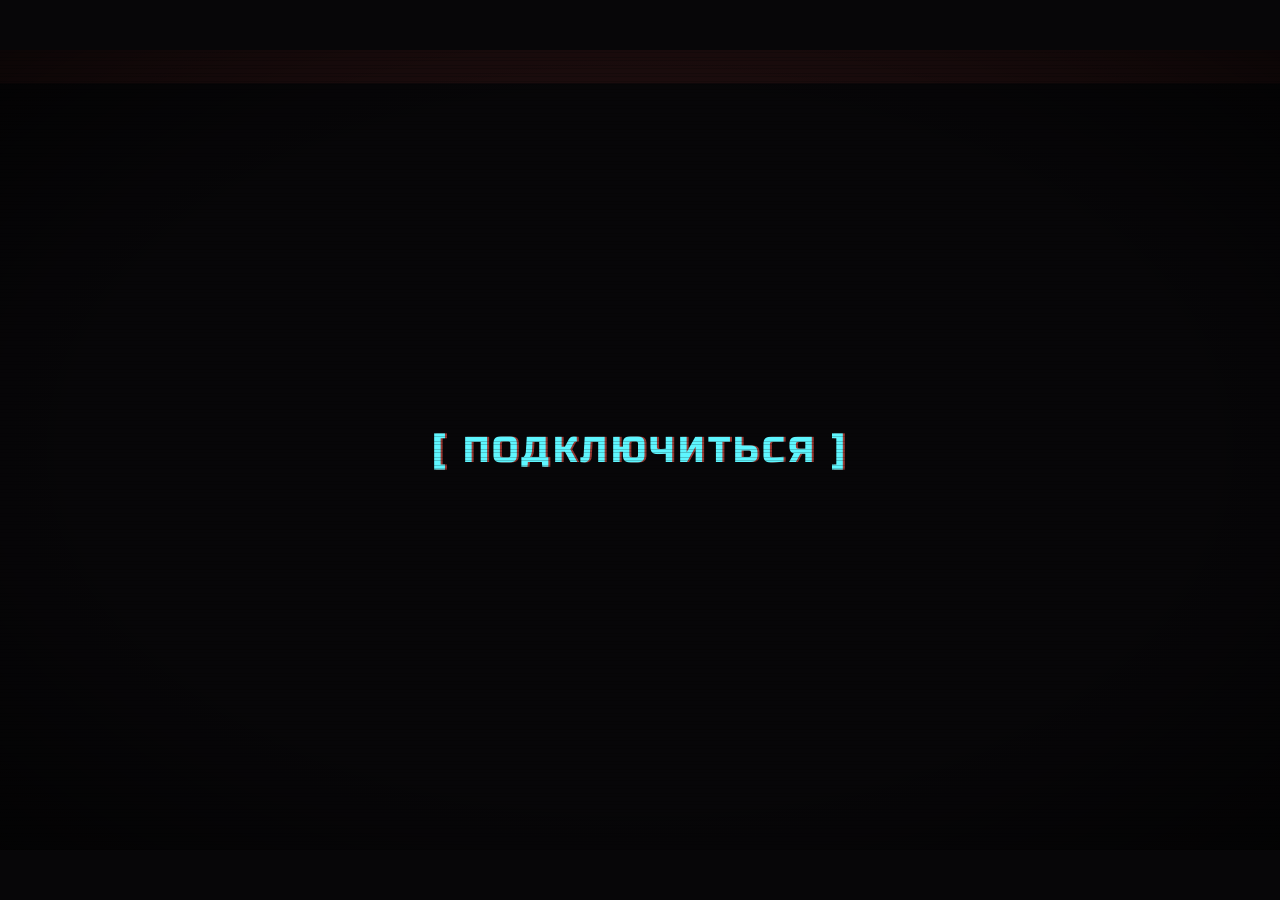
<file: dossiers/term-khimik/index.html>
<!doctype html>
<html lang="ru"><head><meta charset="utf-8"><title>TERMINAL</title>
<style>
@font-face{font-family:Mono;font-weight:400;src:url([data-uri]);unicode-range:U+0400-04FF}
@font-face{font-family:Mono;font-weight:400;src:url([data-uri]);unicode-range:U+0000-03FF}
@font-face{font-family:Mono;font-weight:700;src:url([data-uri]);unicode-range:U+0400-04FF}
@font-face{font-family:Mono;font-weight:700;src:url([data-uri]);unicode-range:U+0000-03FF}
@font-face{font-family:Russo;font-weight:400;src:url([data-uri]);unicode-range:U+0400-04FF}
@font-face{font-family:Russo;font-weight:400;src:url([data-uri]);unicode-range:U+0000-03FF}

*{margin:0;padding:0;box-sizing:border-box}
:root{--bg:#0c0a0e;--ln:#ff5c50;--dim:#8a3530;--c:#5ef6ff;--y:#fcee0a;--tx:#ffc2b8}
html,body{width:100%;height:100%;overflow:hidden;background:#070608}
#stage{width:1920px;height:1200px;position:absolute;left:0;top:0;transform-origin:0 0;background:var(--bg);color:var(--tx);font-family:Mono;overflow:hidden;animation:glitch 7s steps(1) infinite}
#stage:before{content:"";position:absolute;inset:0;background:linear-gradient(rgba(255,92,80,.05) 1px,transparent 1px) 0 0/24px 24px,linear-gradient(90deg,rgba(255,92,80,.05) 1px,transparent 1px) 0 0/24px 24px;pointer-events:none}
#stage:after{content:"";position:absolute;inset:0;pointer-events:none;z-index:80;background:repeating-linear-gradient(transparent 0 3px,rgba(0,0,0,.2) 3px 4px),radial-gradient(ellipse at 50% 50%,transparent 60%,rgba(0,0,0,.6))}
@keyframes glitch{0%,92%,100%{filter:none}93%{filter:drop-shadow(5px 0 rgba(94,246,255,.7)) drop-shadow(-5px 0 rgba(255,92,80,.7))}94%{filter:drop-shadow(-8px 0 rgba(94,246,255,.6))}95%{filter:none}97%{filter:drop-shadow(3px 0 rgba(94,246,255,.6))}98%{filter:none}}
#band{position:absolute;left:0;right:0;height:50px;z-index:79;pointer-events:none;background:rgba(255,92,80,.09);animation:band 7s steps(1) infinite}
@keyframes band{0%,92%,100%{top:-100px}93%{top:300px}94%{top:820px;height:20px}96%{top:560px;height:8px}}
@keyframes blink{0%,100%{opacity:1}50%{opacity:.2}}
.cut{clip-path:polygon(0 0,calc(100% - 26px) 0,100% 26px,100% 100%,26px 100%,0 calc(100% - 26px))}

/* шапка */
#hdr{position:absolute;left:40px;right:40px;top:28px;height:100px;border:2px solid var(--ln);background:rgba(255,92,80,.05);display:flex;align-items:center;padding:0 30px;gap:34px}
#hdr .dev small{display:block;font-size:14px;letter-spacing:.2em;color:var(--dim)}
#hdr .dev b{font:400 40px/1.1 Russo;color:#fff;text-shadow:2px 0 rgba(94,246,255,.55),-2px 0 rgba(255,92,80,.55)}
#hdr .dev b i{font-style:normal;color:var(--ln)}
#tabs{display:flex;gap:6px;margin-left:auto}
#tabs span{padding:8px 22px;border:1px solid rgba(255,92,80,.4);color:var(--dim);font:700 17px Mono;letter-spacing:.16em;cursor:pointer;user-select:none}
#tabs span.a{background:var(--ln);color:var(--bg);border-color:var(--ln)}
#tabs span .n{display:inline-block;margin-left:10px;padding:0 7px;background:var(--c);color:var(--bg);font-size:13px}
#clock{font:700 18px Mono;color:var(--c);letter-spacing:.14em;text-align:right;line-height:1.5}
#clock:before{content:"";display:inline-block;width:9px;height:9px;background:var(--c);margin-right:10px;box-shadow:0 0 10px var(--c);animation:blink 1s infinite}

/* список */
#list{position:absolute;left:40px;top:160px;width:560px;bottom:70px;border:1.5px solid rgba(255,92,80,.45);overflow:hidden}
#list h4{font:700 15px Mono;letter-spacing:.22em;color:var(--dim);padding:16px 22px;border-bottom:1px solid rgba(255,92,80,.3)}
.it{position:relative;padding:16px 22px 16px 30px;border-bottom:1px solid rgba(255,92,80,.15);cursor:pointer;opacity:0;transform:translateX(-20px);transition:opacity .3s,transform .3s,background .2s}
.it.on{opacity:1;transform:none}
.it:hover{background:rgba(255,92,80,.08)}
.it.sel{background:rgba(255,92,80,.16)}
.it.sel:before{content:"";position:absolute;left:0;top:0;bottom:0;width:6px;background:var(--ln)}
.it .t{font:700 20px Mono;color:#fff;white-space:nowrap;overflow:hidden;text-overflow:ellipsis}
.it .m{font:400 15px Mono;color:var(--dim);margin-top:6px;letter-spacing:.06em;display:flex;justify-content:space-between}
.it.unread .t:after{content:"NEW";margin-left:12px;font-size:12px;padding:2px 6px;background:var(--c);color:var(--bg);vertical-align:3px}
.it.lock .t{color:var(--c)}
.it .ic{display:inline-block;width:34px;color:var(--ln)}

/* окно */
#pane{position:absolute;left:640px;right:40px;top:160px;bottom:70px;border:1.5px solid rgba(255,92,80,.45);background:rgba(10,8,12,.6)}
#pane:after{content:"";position:absolute;right:-2px;top:-2px;width:30px;height:30px;background:linear-gradient(225deg,var(--ln) 0 48%,transparent 50%)}
#ph{padding:22px 34px 18px;border-bottom:1px solid rgba(255,92,80,.3);min-height:96px}
#ph .t{font:400 34px/1.15 Russo;color:#fff}
#ph .m{font:400 16px Mono;color:var(--dim);margin-top:8px;letter-spacing:.1em}
#ph .m b{color:var(--ln);font-weight:700}
#pb{position:absolute;left:0;right:0;top:98px;bottom:0;padding:26px 34px;overflow:hidden;font:400 22px/1.55 Mono}
#pb .ln{min-height:1.55em;white-space:pre-wrap}
.y{color:var(--y)}.c{color:var(--c)}.r{color:var(--ln)}.w{color:#fff}.d{color:var(--dim)}.big{font:400 30px/1.4 Russo;color:#fff}
.hl{background:rgba(252,238,10,.14);color:var(--y);padding:0 6px}
.cur{display:inline-block;width:12px;height:1.1em;background:var(--ln);vertical-align:-3px;animation:blink .6s infinite}
table{border-collapse:collapse;width:100%;font:400 19px/1.35 Mono}
th{font:700 15px Mono;letter-spacing:.16em;color:var(--dim);text-align:left;padding:10px 12px;border-bottom:2px solid var(--ln)}
td{padding:12px 12px;border-bottom:1px solid rgba(255,92,80,.2);color:var(--tx);opacity:0}
tr.on td{opacity:1;animation:rowin .35s}
@keyframes rowin{0%{background:rgba(255,92,80,.35);color:#fff}100%{background:transparent}}
tr.alert td{color:var(--c)}tr.warn td{color:var(--y)}
#note{margin-top:22px;opacity:0;transition:opacity .4s}
#imgw{position:relative;margin-top:4px;border:1px solid rgba(255,92,80,.4)}
#imgw img{display:block;width:100%;clip-path:inset(0 0 100% 0)}
#imgw .sl{position:absolute;left:0;right:0;height:3px;background:var(--ln);box-shadow:0 0 16px var(--ln)}
#cam{display:block;width:100%;border:1px solid rgba(255,92,80,.4)}
.locked{display:flex;flex-direction:column;align-items:center;justify-content:center;height:100%;gap:18px;color:var(--c);font:700 26px Mono;letter-spacing:.2em}
.locked .bar{width:520px;height:18px;border:2px solid var(--c);position:relative}.locked .bar i{position:absolute;left:3px;top:3px;bottom:3px;background:var(--c);width:0}

#foot{position:absolute;left:40px;right:40px;bottom:22px;display:flex;justify-content:space-between;font:400 14px Mono;letter-spacing:.2em;color:var(--dim)}

/* загрузка */
#boot{position:absolute;inset:0;z-index:70;background:#070608;padding:90px 120px;font:400 24px/1.75 Mono;color:var(--ln);transition:opacity .5s}
#boot .ok{color:var(--y)}#boot .c{color:var(--c)}
#boot .bb{margin-top:26px;width:860px;height:22px;border:2px solid var(--ln);position:relative}
#boot .bb i{position:absolute;left:3px;top:3px;bottom:3px;width:0;background:var(--ln);box-shadow:0 0 14px var(--ln)}
#boot .big2{margin-top:30px;font:400 64px Russo;color:var(--c);text-shadow:3px 0 rgba(255,92,80,.6);opacity:0}
#boot:before{content:"// DECK OS v4.1.7";position:absolute;right:120px;top:90px;color:var(--dim);letter-spacing:.2em;font-size:18px}
#snd{font:700 15px Mono;letter-spacing:.14em;padding:8px 14px;border:1px solid var(--c);color:var(--c);cursor:pointer;user-select:none}#snd.off{border-color:var(--dim);color:var(--dim)}
#gate{position:absolute;inset:0;z-index:75;background:#070608;display:none;align-items:center;justify-content:center;font:400 54px Russo;color:var(--c);cursor:pointer;letter-spacing:.1em;text-shadow:3px 0 rgba(255,92,80,.6)}
#gate:hover{color:#fff}
.it.unread .t:after{content:attr(data-new)}
.it.nlock .t{color:#5a2622}.it.nlock .m span:first-child{color:var(--ln)}
.it.fl.here{box-shadow:inset 0 0 0 2px var(--c)}.it.fl.ok .m span:last-child{color:var(--y)}.it.fl.ice .t{color:var(--c)}.it.fl.ice .m span:last-child{color:var(--c)}
#ph input{width:56px;background:#1a1012;border:1px solid var(--ln);color:#fff;font:700 18px Mono;padding:2px 6px}
.nbar{display:flex;gap:10px;margin-bottom:22px;flex-wrap:wrap}
#pb button{background:transparent;border:1.5px solid var(--ln);color:var(--ln);font:700 17px Mono;letter-spacing:.12em;padding:10px 20px;cursor:pointer}
#pb button:hover{background:rgba(255,92,80,.15);color:#fff}#pb button.hot{background:var(--ln);color:var(--bg)}#pb button.dim{border-color:var(--dim);color:var(--dim);margin-left:auto}
#pb button:disabled{opacity:.3;cursor:default}
.fcard{border:1.5px solid rgba(255,92,80,.45);padding:20px 24px;background:rgba(255,92,80,.04);clip-path:polygon(0 0,calc(100% - 22px) 0,100% 22px,100% 100%,0 100%)}
.fcard.ice{border-color:var(--c);background:rgba(94,246,255,.05)}.fcard.ice .big{color:var(--c)}
.fcard .fh{display:flex;justify-content:space-between;align-items:center;margin-bottom:10px}.fcard .dv{font:700 26px Russo;color:var(--y)}
.fcard .ln{font-size:19px;margin-top:6px}
.ice-st{display:flex;gap:10px;margin:12px 0}.ice-st div{border:1px solid var(--c);padding:6px 14px;text-align:center;min-width:86px}.ice-st small{display:block;font-size:13px;color:var(--c);letter-spacing:.2em}.ice-st b{font:400 30px Russo;color:#fff}
.rollr{display:flex;gap:10px;align-items:center;margin-top:18px;flex-wrap:wrap}.rollr .d{font-size:15px}
.rollr input{width:80px;background:#1a1012;border:1px solid var(--ln);color:#fff;font:700 20px Mono;padding:8px}
.rres{margin-top:16px;display:flex;justify-content:space-between;align-items:center;padding:14px 20px;border:2px solid;font-size:19px;animation:rowin .4s}
.rres.okk{border-color:var(--y);color:var(--y)}.rres.bad{border-color:var(--ln);color:var(--ln)}.rres .v{font:400 30px Russo}.rres em{font-style:normal;color:var(--c)}
.nlog{position:absolute;left:34px;right:34px;bottom:20px;font-size:16px;line-height:1.6;color:var(--tx);border-top:1px solid rgba(255,92,80,.3);padding-top:10px}
#hint{position:fixed;right:12px;bottom:6px;font:400 12px monospace;letter-spacing:.2em;color:#8a3530;z-index:90;animation:hf 5s forwards}@keyframes hf{0%,70%{opacity:1}100%{opacity:0}}
</style></head><body>
<div id="stage">
  <div id="hdr" class="cut"><div class="dev"><small id="devs"></small><b id="devb"></b></div>
    <div id="tabs"><span data-t="files"></span><span data-t="msgs"></span></div><div id="clock"></div><div id="snd">♪ ON</div></div>
  <div id="list" class="cut"><h4 id="lh"></h4><div id="items"></div></div>
  <div id="pane"><div id="ph"></div><div id="pb"></div></div>
  <div id="foot"><span id="fl"></span><span id="keys"></span></div>
  <div id="band"></div>
  <div id="boot"></div><div id="gate"></div>
</div>
<div id="hint"></div>
<script>window.__TERM={"title": "C-912 // ЛИЧНЫЙ ТЕРМИНАЛ", "devSmall": "УЗЕЛ: КОНАПТ НОВА-ХАЙТС · КОРПУС C · КВ. 912", "dev": "C-912 <i>//</i> ЛИЧНЫЙ", "owner": "Химик", "clock": "ПТ 06.11.2045 · 23:41", "net": "ЗАЩИЩЁННЫЙ КАНАЛ", "foot": "ЖУРНАЛ ВХОДОВ: ПОСЛЕДНИЙ — 05.11 · 04:12 · НЕИЗВЕСТНОЕ УСТРОЙСТВО", "node": "NH-C912", "ice": "«ХОЛОДНЫЙ РАСТВОР» v3.0", "files": [{"ic": "▤", "name": "тетрадь.txt", "kind": "ЗАМЕТКИ", "date": "06.11", "size": "6 КБ", "body": {"lines": ["<span class=\"big\">УЧЁТ</span>", "<span class=\"w\">Г.</span> — взяли 300, должны 4 000 €$. Платят частично <span class=\"y\">людьми</span>.", "<span class=\"w\">Г.</span> хотят больше. <span class=\"hl\">Тянуть до пятницы.</span>", "<span class=\"w\">Г.</span> привезут 3 «добровольца» → порт, <span class=\"c\">контейнер 3</span>.", "", "<span class=\"w\">П.</span> — образцы отдельно, <span class=\"y\">«НЕ ДЛЯ Г.»</span>. Платит втрое.", "<span class=\"w\">П.</span> просит данные по субъектам. Не только товар.", "", "<span class=\"w\">Ж.</span> — через Г. Не напрямую. Никогда.", "<span class=\"r\">Если Г. узнают про П. — уходить через лестницу 2.</span>"]}, "floor": 1}, {"ic": "▤", "name": "накладная_7-14.pdf", "kind": "ДОКУМЕНТ", "date": "02.11", "size": "88 КБ", "body": {"table": [["ПОЛЕ", "ЗНАЧЕНИЕ"], ["ТЕРМИНАЛ", "Порт Найт-Сити · терминал 3"], ["ПРИЧАЛ / БОКС", "причал 7 · бокс 7-14"], ["?", "ГРУЗОПОЛУЧАТЕЛЬ", "«Синий Лист Утилизация»"], ["СОДЕРЖИМОЕ", "мед. отходы, класс B, на уничтожение"], ["!", "ОТПРАВИТЕЛЬ", "BT-ЛОГИСТИК · подрядчик"], ["ПАРТИЯ", "Б-9 · 4 бочки"]], "lines": ["<span class=\"d\">// от руки на полях скана:</span>", "<span class=\"y\">«уничтожение» — ха.</span>"]}, "floor": 5}, {"ic": "⛨", "name": "протокол_17.enc", "kind": "ЗАШИФРОВАНО", "date": "05.11", "size": "3 КБ", "lock": "«ГЕМАТОМА»", "body": {"lines": ["<span class=\"big\">ПРОТОКОЛ 17 · СЕРИЯ «О»</span>", "Субъект 3 — тремор, 38 ч без сна, повышенная агрессия.", "Субъект 4 — кровотечение из носа, <span class=\"y\">реакция ×2</span>, потом провал.", "<span class=\"r\">Субъект 5 — выбыл.</span>", "", "Вывод: стабильность 40%. П. говорит — «приемлемо».", "<span class=\"d\">Отправить П. до пятницы.</span>"]}, "floor": 5}], "msgs": [{"subj": "Пятница. Причал 7.", "from": "Посредник", "date": "06.11 · 20:00", "unread": true, "body": {"lines": ["Пятница. Причал 7. Без опозданий.", "Образцы — <span class=\"hl\">отдельно</span>, не в общей партии.", "Ваши уличные друзья не должны их видеть."]}}, {"subj": "Данные", "from": "Посредник", "date": "03.11 · 12:30", "body": {"lines": ["Нам нужны данные по субъектам, а не только товар.", "Заказчик недоволен стабильностью.", "<span class=\"y\">Следующая поставка сырья — только после протокола.</span>"]}}, {"subj": "цена или люди", "from": "Вожак", "date": "03.11 · 23:58", "body": {"lines": ["Химик, цена растёт или нас становится меньше?", "Пятница."]}}, {"subj": "опять приходили", "from": "Консьержка Рита", "date": "05.11 · 09:14", "unread": true, "body": {"lines": ["Опять приходили двое в пиджаках, спрашивали про 912.", "Я сказала — пусто, жилец съехал.", "<span class=\"y\">Один показал жетон. Второй — нет.</span>", "Пакет с синей лентой во вторник не приносили."]}}], "arch": {"tier": "Стандартная", "dv": 8, "msgsFloor": 0, "floors": [{"type": "pwd", "dv": 8, "name": "Пароль", "desc": "Нормальный пароль. Химик хоть и параноик, но не нетраннер.", "reveal": "Сообщения открыты."}, {"type": "file", "dv": 8, "name": "Тетрадь", "desc": "Заметки об учёте.", "reveal": "Файл: тетрадь.txt"}, {"type": "ice", "name": "Skunk («Скунс»)", "per": 2, "spd": 4, "atk": 4, "rez": 10, "effect": "Пока не дерезнут — −2 ко всем проверкам Slide.", "def": 2, "desc": "Охранная программа, купленная вместе с декой."}, {"type": "ctrl", "dv": 8, "name": "Сигнализация квартиры", "desc": "Датчик на двери и тревожная кнопка, которая шлёт сигнал консьержке.", "reveal": "Сигнализация выключена: дверь откроется без сигнала Рите."}, {"type": "ice", "name": "Hellhound («Адская гончая»)", "per": 6, "spd": 6, "atk": 6, "rez": 20, "effect": "2d6 урона в мозг; без изолированной проводки на нетраннере загорается одежда (2 урона в ход).", "def": 2, "desc": "Дорогой лёд. Явно не по карману уличному варщику — кто-то ему его поставил."}, {"type": "file", "dv": 8, "name": "Документы П.", "desc": "Самое ценное: накладная из порта и протокол испытаний.", "reveal": "Файлы: накладная_7-14.pdf, протокол_17.enc"}]}};</script>
<script>
/* Терминал в стиле 2077: данные (window.__TERM, ?id= из модуля Night City Map или ?data=url) + звуки на WebAudio. */
const st=document.getElementById('stage'),$=s=>st.querySelector(s);
function fit(){const k=Math.min(innerWidth/1920,innerHeight/1200);st.style.transform=`translate(${(innerWidth-1920*k)/2}px,${(innerHeight-1200*k)/2}px) scale(${k})`}
fit();addEventListener('resize',fit);
const sleep=ms=>new Promise(r=>setTimeout(r,ms));
let P=null;try{P=window.parent!==window&&window.parent.game?window.parent:null}catch(e){P=null}
const EN=(()=>{try{const l=new URLSearchParams(location.search).get('lang')||(P&&(P.NightCityMap?.lang?.()||P.game.i18n.lang))||'ru';return!String(l).startsWith('ru')}catch(e){return false}})();
const L=EN?{files:'FILES',msgs:'MESSAGES',lf:'// FILES',lm:'// INBOX',type:'TYPE',mod:'MODIFIED',size:'SIZE',from:'FROM',to:'TO',dec:'DECRYPTING FILE',ok:'ACCESS GRANTED',keys:'↑↓ — SELECT · M — SOUND · R — RESTART',hint:'CLICK FILES AND MESSAGES',gate:'[ CONNECT ]',conn:'> CONNECTING TO TERMINAL ',find:'  locating node ......................',found:'FOUND',ice:'  ICE: ',broke:'BREACHED',key:'  session key ......................',spoof:'SPOOFED',fs:'> MOUNTING FILE SYSTEM',nd:'NO DATA',newm:'NEW'}
 :{files:'ФАЙЛЫ',msgs:'СООБЩЕНИЯ',lf:'// ФАЙЛЫ',lm:'// ВХОДЯЩИЕ',type:'ТИП',mod:'ИЗМЕНЁН',size:'РАЗМЕР',from:'ОТ',to:'КОМУ',dec:'ДЕШИФРОВКА ФАЙЛА',ok:'ДОСТУП ПОЛУЧЕН',keys:'↑↓ — ВЫБОР · M — ЗВУК · R — ПЕРЕЗАПУСК',hint:'КЛИКАЙ ПО ФАЙЛАМ И СООБЩЕНИЯМ',gate:'[ ПОДКЛЮЧИТЬСЯ ]',conn:'> ПОДКЛЮЧЕНИЕ К ТЕРМИНАЛУ ',find:'  поиск узла ......................',found:'НАЙДЕН',ice:'  ICE: ',broke:'ВЗЛОМАН',key:'  ключ сессии ......................',spoof:'ПОДМЕНЁН',fs:'> ЗАГРУЗКА ФАЙЛОВОЙ СИСТЕМЫ',nd:'НЕТ ДАННЫХ',newm:'НОВОЕ'};

/* ---------------- звук ---------------- */
const S={ctx:null,out:null,on:true,last:{},hum:null,
  init(){if(this.ctx)return;let c=null;
    try{const pc=P&&P.game.audio&&(P.game.audio.interface||P.game.audio.context);if(pc&&typeof pc.createOscillator==='function')c=pc}catch(e){}
    if(!c){const AC=window.AudioContext||window.webkitAudioContext;if(AC)c=new AC()}
    if(!c)return;this.ctx=c;this.out=c.createGain();
    let v=.45;try{if(P)v*=Number(P.game.settings.get('core','globalInterfaceVolume'))||.5}catch(e){}
    this.base=v;this.out.gain.value=this.on?v:0;this.out.connect(c.destination);
    try{this.on=localStorage.getItem('ncm-term-mute')!=='1'}catch(e){}this.out.gain.value=this.on?v:0;
    this.noiseBuf=c.createBuffer(1,c.sampleRate,c.sampleRate);const d=this.noiseBuf.getChannelData(0);for(let i=0;i<d.length;i++)d[i]=Math.random()*2-1;},
  ok(){return this.ctx&&this.ctx.state==='running'},
  toggle(){this.on=!this.on;if(this.out)this.out.gain.value=this.on?this.base:0;try{localStorage.setItem('ncm-term-mute',this.on?'0':'1')}catch(e){}btnS()},
  lim(k,ms){const n=performance.now();if(this.last[k]&&n-this.last[k]<ms)return false;this.last[k]=n;return true},
  tone(f,dur,{type='square',vol=.12,at=0,f2=null,att=.004}={}){if(!this.ok())return;const c=this.ctx,t=c.currentTime+at,o=c.createOscillator(),g=c.createGain();
    o.type=type;o.frequency.setValueAtTime(f,t);if(f2)o.frequency.exponentialRampToValueAtTime(f2,t+dur);
    g.gain.setValueAtTime(0,t);g.gain.linearRampToValueAtTime(vol,t+att);g.gain.exponentialRampToValueAtTime(.0001,t+dur);o.connect(g);g.connect(this.out);o.start(t);o.stop(t+dur+.02)},
  noise(dur,{vol=.15,f=3000,q=1,type='bandpass',at=0,f2=null}={}){if(!this.ok())return;const c=this.ctx,t=c.currentTime+at,s=c.createBufferSource(),b=c.createBiquadFilter(),g=c.createGain();
    s.buffer=this.noiseBuf;s.loop=true;b.type=type;b.frequency.setValueAtTime(f,t);if(f2)b.frequency.exponentialRampToValueAtTime(f2,t+dur);b.Q.value=q;
    g.gain.setValueAtTime(vol,t);g.gain.exponentialRampToValueAtTime(.0001,t+dur);s.connect(b);b.connect(g);g.connect(this.out);s.start(t,Math.random()*.5);s.stop(t+dur+.02)},
  key(){if(this.lim('key',38))this.noise(.025,{vol:.09+Math.random()*.05,f:2500+Math.random()*2500,q:4})},
  line(){this.tone(1320,.05,{vol:.05})},
  boot(){this.tone(880,.08,{vol:.07});this.tone(1760,.06,{vol:.04,at:.05})},
  prog(k){if(this.lim('prog',45))this.tone(300+k*9,.04,{type:'triangle',vol:.06})},
  granted(){[523,659,784,1047].forEach((f,i)=>this.tone(f,.35,{type:'triangle',vol:.1,at:i*.07}));this.noise(.5,{vol:.08,f:6000,f2:800,at:.05})},
  hover(){if(this.lim('hov',60))this.tone(2400,.018,{vol:.03})},
  open(){this.tone(1100,.05,{vol:.08});this.tone(1650,.07,{vol:.06,at:.045});this.noise(.08,{vol:.05,f:4000})},
  tab(){this.tone(700,.05,{vol:.08});this.tone(1050,.05,{vol:.07,at:.06})},
  row(){if(this.lim('row',50)){this.tone(1900,.03,{vol:.05});this.noise(.04,{vol:.05,f:5000,q:6})}},
  decrypt(k){if(this.lim('dec',70)){this.tone(200+Math.random()*900,.06,{type:'sawtooth',vol:.035});this.noise(.05,{vol:.04,f:1500+k*40,q:8})}},
  unlocked(){this.tone(1568,.12,{type:'triangle',vol:.09});this.tone(2093,.25,{type:'triangle',vol:.08,at:.09})},
  glitch(){this.noise(.18,{vol:.12,f:900,q:.7});this.tone(60,.15,{type:'sawtooth',vol:.06,f2:40})},
  alarm(){for(let i=0;i<3;i++){this.tone(880,.18,{type:'square',vol:.07,at:i*.42});this.tone(660,.18,{type:'square',vol:.07,at:i*.42+.2})}},
  img(){if(this.lim('img',40))this.noise(.05,{vol:.04,f:7000,q:3})},
  humOn(){if(!this.ok()||this.hum)return;const c=this.ctx,o=c.createOscillator(),g=c.createGain(),s=c.createBufferSource(),b=c.createBiquadFilter(),g2=c.createGain();
    o.type='sawtooth';o.frequency.value=50;g.gain.value=.015;o.connect(g);g.connect(this.out);o.start();
    s.buffer=this.noiseBuf;s.loop=true;b.type='lowpass';b.frequency.value=1200;g2.gain.value=.025;s.connect(b);b.connect(g2);g2.connect(this.out);s.start();this.hum=[o,s];try{const R=(P||window);R.__ncAudio=R.__ncAudio||new Set();this.hum.forEach(n=>R.__ncAudio.add(n))}catch(e){}},
  humOff(){if(this.hum){this.hum.forEach(n=>{try{n.stop();(P||window).__ncAudio?.delete(n)}catch(e){}});this.hum=null}},
};
function btnS(){const b=$('#snd');if(b)b.textContent=S.on?'♪ ON':'♪ OFF';if(b)b.classList.toggle('off',!S.on)}

/* ---------------- данные ---------------- */
async function getData(){
  if(window.__TERM)return window.__TERM;
  const q=new URLSearchParams(location.search),id=q.get('id'),u=q.get('data');
  if(id&&P)for(let i=0;i<20;i++){try{const d=P.NightCityMap?.termData?.(id);if(d)return d}catch(e){}await sleep(250)}
  if(u){try{return await (await fetch(u)).json()}catch(e){}}
  return null;
}
let D=null,token=0,cur='files',sel=0;

async function start(){
  D=await getData();
  if(!D){$('#boot').innerHTML=`<div class="big2" style="opacity:1">${L.nd}</div>`;return}
  D.files=D.files||[];D.msgs=D.msgs||[];
  document.title=D.title||'TERMINAL';
  $('#devs').textContent=D.devSmall||'';$('#devb').innerHTML=D.dev||'';$('#fl').textContent=D.foot||'';$('#keys').textContent=L.keys;document.getElementById('hint').textContent=L.hint;
  setInterval(()=>{$('#clock').innerHTML=(D.clock||'')+'<br><span style="color:#8a3530">'+(D.net||'')+'</span>'},500);
  if(D.arch){$('#tabs').insertAdjacentHTML('afterbegin','<span data-t="net"></span>');NS=nsLoad();nsJSON=JSON.stringify(NS);}
  document.querySelectorAll('#tabs span').forEach(s=>{const t=s.dataset.t;s.textContent=L[t];const n=(Array.isArray(D[t])?D[t]:[]).filter(x=>x.unread).length;if(n)s.innerHTML+=`<span class="n">${n}</span>`;
    s.onclick=()=>{S.tab();openTab(t)};s.onmouseenter=()=>S.hover()});
  $('#snd').onclick=()=>S.toggle();btnS();
  S.init();
  if(!S.ok()&&S.ctx){ // браузер без клика звук не даёт — экран «подключиться»
    const g=$('#gate');g.style.display='flex';g.textContent=L.gate;
    await new Promise(r=>g.onclick=r);try{await S.ctx.resume()}catch(e){}g.remove();
  }
  boot();
}
function bootLines(){if(D.boot)return D.boot;
  return[[L.conn+(D.node||'NODE-01'),null],[L.find,['ok',L.found]],[L.ice+(D.ice||'«ICE» v1.0')+' .......',['c',L.broke]],[L.key,['ok',L.spoof]],[L.fs,null]]}
async function boot(){const b=$('#boot');
  for(const [a,c] of bootLines()){const d=document.createElement('div');d.innerHTML=a+(c?` <span class="${c[0]}">${c[1]}</span>`:'');b.appendChild(d);S.boot();await sleep(260)}
  b.insertAdjacentHTML('beforeend',`<div class="bb"><i></i></div><div class="big2">${L.ok}</div>`);
  const i=b.querySelector('.bb i');for(let k=0;k<=100;k+=4){i.style.width=k*8.5+'px';S.prog(k);await sleep(k>80&&k<92?90:22)}
  const g=b.querySelector('.big2');g.style.transition='opacity .2s';g.style.opacity=1;S.granted();await sleep(700);
  b.style.opacity=0;await sleep(500);b.remove();
  setInterval(()=>S.glitch(),7000);setTimeout(()=>S.glitch(),6510-((performance.now()-t0)%7000)>0?6510-((performance.now()-t0)%7000):0);
  openTab(D.arch?'net':(D.startTab||'files'));
}
const t0=performance.now();
async function openTab(t){cur=t;const my=++token;S.humOff();
  document.querySelectorAll('#tabs span').forEach(s=>s.classList.toggle('a',s.dataset.t===t));
  if(t==='net'){netList();netPane();return}
  $('#lh').textContent=t==='files'?L.lf:L.lm;
  const box=$('#items');box.innerHTML='';const LST=D[t]||[];
  LST.forEach((x,i)=>{const d=document.createElement('div');const lk=isLocked(x,t);d.className='it'+(x.unread&&!lk?' unread':'')+(x.lock?' lock':'')+(lk?' nlock':'');d.dataset.new=L.newm;
    d.innerHTML=t==='files'?`<div class="t"><span class="ic">${x.ic||'▤'}</span>${x.name}</div><div class="m"><span>${lk?NL.locked+' '+(x.floor+1):(x.kind||'')}</span><span>${x.date||''}</span></div>`
      :`<div class="t">${x.subj}</div><div class="m"><span>${lk?NL.locked+' '+(A().msgsFloor+1):L.from+': '+x.from}</span><span>${x.date||''}</span></div>`;
    d.onclick=()=>{S.open();show(i)};d.onmouseenter=()=>S.hover();box.appendChild(d);});
  const its=[...box.children];for(let i=0;i<its.length;i++){if(my!==token)return;its[i].classList.add('on');S.row();await sleep(90)}
  if(LST.length)show(0);else{$('#ph').innerHTML='';$('#pb').innerHTML=''}
}
addEventListener('pagehide',()=>S.humOff());
addEventListener('keydown',e=>{if(/^[rRкК]$/.test(e.key))location.reload();if(/^[mMьЬ]$/.test(e.key))S.toggle();if(!D)return;
  if(e.target&&e.target.tagName==='INPUT')return;
  const n=(D[cur]||[]).length;if(cur==='net'){if(e.key==='ArrowLeft'||e.key==='ArrowRight'){}else return}else if(!n)return;if(e.key==='ArrowDown'){S.open();show((sel+1)%n)}if(e.key==='ArrowUp'){S.open();show((sel+n-1)%n)}
  if(e.key==='ArrowRight'||e.key==='ArrowLeft'){const tb=[...document.querySelectorAll('#tabs span[data-t]')].map(s=>s.dataset.t),k=tb.indexOf(cur);S.tab();openTab(tb[(k+(e.key==='ArrowRight'?1:tb.length-1))%tb.length])}});

async function type(el,html,speed){
  const tmp=document.createElement('div');tmp.innerHTML=html;el.innerHTML='';const my=token;
  async function walk(src,dst){for(const n of [...src.childNodes]){if(my!==token)return;
    if(n.nodeType===3){const tn=document.createTextNode('');dst.appendChild(tn);const s=n.textContent;
      for(let i=0;i<s.length;i+=speed){if(my!==token)return;tn.textContent=s.slice(0,i+speed);if(s[i]!==' ')S.key();await sleep(12)}}
    else{const c=n.cloneNode(false);dst.appendChild(c);await walk(n,c)}}}
  await walk(tmp,el);
}
async function show(i){const my=++token;sel=i;S.humOff();const x=D[cur][i];
  if(isLocked(x,cur)){[...$('#items').children].forEach((d,k)=>d.classList.toggle('sel',k===i));const fl=cur==='msgs'?A().msgsFloor:x.floor;
    $('#ph').innerHTML=`<div class="t">${cur==='files'?x.name.replace(/./g,(c,j)=>j%3?c:'█'):'█████ ███'}</div><div class="m">${NL.locked} ${fl+1}</div>`;
    $('#pb').innerHTML=`<div class="locked" style="color:var(--ln)"><div>⛔ ${NL.closed}</div><div class="d" style="font-size:18px">${NL.closedT} ${fl+1} · ${(A().floors[fl]||{}).name||''}</div></div>`;S.tone(160,.25,{type:'sawtooth',vol:.07,f2:80});return}
  x.unread=false;
  [...$('#items').children].forEach((d,k)=>{d.classList.toggle('sel',k===i);if(k===i)d.classList.remove('unread')});
  const ph=$('#ph'),pb=$('#pb');pb.innerHTML='';
  ph.innerHTML=cur==='files'?`<div class="t">${x.name}</div><div class="m">${L.type}: <b>${x.kind||'—'}</b> · ${L.mod}: <b>${x.date||'—'}</b>${x.size?` · ${L.size}: <b>${x.size}</b>`:''}</div>`
    :`<div class="t">${x.subj}</div><div class="m">${L.from}: <b>${x.from}</b> · ${L.to}: <b>${x.to||D.owner||''}</b> · ${x.date||''}</div>`;
  if(x.lock){pb.innerHTML=`<div class="locked"><div>${L.dec}</div><div class="bar"><i></i></div><div class="d" style="font-size:16px">ICE: ${x.lock}</div></div>`;
    const b=pb.querySelector('.bar i');for(let k=0;k<=100;k+=2){if(my!==token)return;b.style.width=k*5.1+'px';S.decrypt(k);await sleep(k>60&&k<70?120:25)}
    if(my!==token)return;S.unlocked();pb.innerHTML='';}
  const c=x.body||x;
  if(c.alarm)S.alarm();
  if(c.table){const t=document.createElement('table');t.innerHTML='<tr>'+c.table[0].map(h=>`<th>${h}</th>`).join('')+'</tr>';pb.appendChild(t);
    for(const r of c.table.slice(1)){if(my!==token)return;const cls=r[0]==='!'?'alert':r[0]==='?'?'warn':'';const cells=cls?r.slice(1):r;
      const tr=document.createElement('tr');tr.className=cls;tr.innerHTML=cells.map(v=>`<td>${v}</td>`).join('');t.appendChild(tr);await sleep(40);tr.classList.add('on');S.row();if(cls==='alert')S.tone(440,.12,{type:'square',vol:.06});await sleep(260)}
    if(c.lines){const n=document.createElement('div');n.id='note';pb.appendChild(n);n.style.opacity=1;for(const l of c.lines){if(my!==token)return;const d=document.createElement('div');d.className='ln';n.appendChild(d);S.line();await type(d,l,3)}}
    return}
  if(c.img){const w=document.createElement('div');w.id='imgw';w.innerHTML=`<img src="${c.img}"><div class="sl"></div>`;pb.appendChild(w);const im=w.querySelector('img'),sl=w.querySelector('.sl');
    for(let k=0;k<=100;k+=2){if(my!==token)return;im.style.clipPath=`inset(0 0 ${100-k}% 0)`;sl.style.top=k+'%';S.img();await sleep(18)}sl.remove();
    if(c.lines)for(const l of c.lines){const d=document.createElement('div');d.className='ln';d.style.marginTop='14px';pb.appendChild(d);await type(d,l,3)}return}
  if(c.cam){const cv=document.createElement('canvas');cv.id='cam';cv.width=1160;cv.height=600;pb.appendChild(cv);S.glitch();S.humOn();camLoop(cv,c.cam,my);
    if(c.lines)for(const l of c.lines){const d=document.createElement('div');d.className='ln';d.style.marginTop='12px';pb.appendChild(d);await type(d,l,3)}return}
  for(const l of (c.lines||[])){if(my!==token)return;const d=document.createElement('div');d.className='ln';pb.appendChild(d);S.line();
    const cu=document.createElement('span');cu.className='cur';await type(d,l,2);d.appendChild(cu);await sleep(30);cu.remove()}
  const cu=document.createElement('span');cu.className='cur';pb.appendChild(cu);
}
function camLoop(cv,cam,my){const g=cv.getContext('2d');const W=cv.width,H=cv.height;let f=0;
  (function fr(){if(my!==token)return;f++;
    g.fillStyle='#0d0b0c';g.fillRect(0,0,W,H);
    g.strokeStyle='rgba(255,140,120,.5)';g.lineWidth=3;
    g.beginPath();g.moveTo(80,560);g.lineTo(380,330);g.lineTo(780,330);g.lineTo(1080,560);g.stroke();
    g.beginPath();g.moveTo(380,330);g.lineTo(380,60);g.moveTo(780,330);g.lineTo(780,60);g.stroke();
    for(let k=0;k<9;k++){g.beginPath();g.moveTo(380,60+k*30);g.lineTo(780,60+k*30);g.strokeStyle='rgba(255,140,120,.12)';g.stroke()}
    g.fillStyle='rgba(255,180,160,.35)';
    const n=cam.n||4;for(let i=0;i<n;i++){const x=300+i*(580/Math.max(1,n-1)),y=[470,420,440,480,450,430][i%6],s=[1,.8,.85,1,.9,.8][i%6],b=Math.sin(f/20+i)*2;
      g.beginPath();g.ellipse(x,y-70*s+b,22*s,26*s,0,0,7);g.fill();g.fillRect(x-30*s,y-45*s+b,60*s,70*s);
      g.fillStyle='rgba(255,92,80,.25)';g.fillRect(x-70*s,y+25*s,140*s,14*s);g.fillStyle='rgba(255,180,160,.35)'}
    if(cam.twitch&&f%90<6){g.fillStyle='rgba(94,246,255,.4)';g.fillRect(500,330,60,90);if(f%90===0)S.glitch()}
    const id=g.getImageData(0,0,W,H),d=id.data;for(let p=0;p<d.length;p+=4*3){const q=(Math.random()-.5)*60;d[p]+=q;d[p+1]+=q*.6;d[p+2]+=q*.6}g.putImageData(id,0,0);
    if(Math.random()<.05){const y=Math.random()*H;g.drawImage(cv,0,y,W,20,(Math.random()-.5)*40,y,W,20)}
    g.font='700 26px Mono';g.fillStyle='#ff5c50';g.fillText((f%40<20?'● ':'  ')+'REC   '+(cam.title||''),30,44);
    g.font='400 20px Mono';g.fillStyle='#ffc2b8';g.fillText((cam.time||'00:00')+':'+String(Math.floor(f/30)%60).padStart(2,'0'),W-210,44);
    g.fillStyle='#5ef6ff';g.fillText(cam.tag||'',30,H-24);
    requestAnimationFrame(fr)})();
}


/* ---------------- NET-архитектура (Cyberpunk RED): этажи, проверки, Black ICE ---------------- */
const NL=EN?{net:'NET',arch:'NET ARCHITECTURE',floor:'FLOOR',iface:'INTERFACE',acts:'NET ACTIONS / TURN',jin:'JACK IN',jout:'JACK OUT',path:'PATHFINDER',down:'GO DOWN ▼',
  roll:'ROLL',own:'or your result',ok:'SUCCESS',fail:'FAIL',crit:'CRIT',fumble:'FUMBLE',done:'BREACHED',icea:'ACTIVE',iced:'DEREZZED',slid:'SLIPPED PAST',locked:'LOCKED · FLOOR',
  closed:'ACCESS DENIED',closedT:'Clear floor',reset:'RESET RUN',here:'YOU ARE HERE',out:'NOT JACKED IN',unk:'???',derez:'DEREZZED',slide:'SLIDE',
  pwd:'PASSWORD',file:'FILE',ctrl:'CONTROL NODE',ice:'BLACK ICE',empty:'EMPTY',log:'// RUN LOG',
  rpwd:'Backdoor: Interface + 1d10 ≥ DV opens the floor. Fail — try again, it costs a NET Action.',
  rfile:'Eye-Dee: Interface + 1d10 ≥ DV — the file is yours.',
  rctrl:'Control: Interface + 1d10 ≥ DV — you control the device.',
  rice:'Black ICE goes by initiative (SPD + 1d10). Attack: Zap or an attacker program (Interface + 1d10) vs ICE DEF + 1d10, damage to REZ. Slide: Interface + 1d10 vs ICE PER + 1d10 to slip past.',
  rpath:'Pathfinder: Interface + 1d10 ≥ architecture DV reveals the map.',
  rout:'Jacking out is safe with no active Black ICE on you. Unsafe jack out: every active Black ICE gets its effect on you.'}
 :{net:'СЕТЬ',arch:'NET-АРХИТЕКТУРА',floor:'УРОВЕНЬ',iface:'ИНТЕРФЕЙС',acts:'NET-ДЕЙСТВИЙ ЗА ХОД',jin:'ПОДКЛЮЧИТЬСЯ',jout:'ОТКЛЮЧИТЬСЯ',path:'PATHFINDER',down:'СПУСТИТЬСЯ ▼',
  roll:'БРОСОК',own:'или свой результат',ok:'УСПЕХ',fail:'ПРОВАЛ',crit:'КРИТ',fumble:'ПРОВАЛ НА 1',done:'ВЗЛОМАНО',icea:'АКТИВЕН',iced:'ДЕРЕЗНУТ',slid:'ПРОСКОЧИЛ',locked:'ЗАКРЫТО · УР.',
  closed:'ДОСТУП ЗАКРЫТ',closedT:'Пройди уровень',reset:'СБРОС ЗАБЕГА',here:'ТЫ ЗДЕСЬ',out:'НЕ ПОДКЛЮЧЁН',unk:'???',derez:'ДЕРЕЗНУТЬ',slide:'SLIDE',
  pwd:'ПАРОЛЬ',file:'ФАЙЛ',ctrl:'УЗЕЛ УПРАВЛЕНИЯ',ice:'BLACK ICE',empty:'ПУСТО',log:'// ЖУРНАЛ ЗАБЕГА',
  rpwd:'Backdoor: Интерфейс + 1d10 ≥ DV — уровень открыт. Провал — можно снова, но это ещё одно NET-действие.',
  rfile:'Eye-Dee: Интерфейс + 1d10 ≥ DV — файл твой.',
  rctrl:'Control: Интерфейс + 1d10 ≥ DV — устройство под твоим управлением.',
  rice:'Black ICE ходит по инициативе (SPD + 1d10). Атака: Zap или боевая программа (Интерфейс + 1d10) против DEF + 1d10 льда, урон — в REZ. Slide: Интерфейс + 1d10 против PER + 1d10 льда — проскочить мимо.',
  rpath:'Pathfinder: Интерфейс + 1d10 ≥ DV архитектуры — видна вся карта.',
  rout:'Выход безопасен, если на тебе нет активного Black ICE. Небезопасный выход — каждый активный лёд применяет к тебе свой эффект.'};
L.net=NL.net;
const TYPES={pwd:{ic:'⌧',n:NL.pwd,act:'BACKDOOR',r:NL.rpwd,block:true},file:{ic:'▤',n:NL.file,act:'EYE-DEE',r:NL.rfile},ctrl:{ic:'⚙',n:NL.ctrl,act:'CONTROL',r:NL.rctrl},ice:{ic:'☠',n:NL.ice,r:NL.rice,block:true},empty:{ic:'·',n:NL.empty}};
const A=()=>D.arch;
let NS={pos:-1,done:{},map:false,log:[]},nsJSON='',fsel=0;
const tid=()=>new URLSearchParams(location.search).get('id')||('local-'+(D.title||''));
function nsLoad(){let s=null;try{if(P&&P.NightCityMap?.termState)s=P.NightCityMap.termState(tid())}catch(e){}
  if(!s){try{s=JSON.parse(localStorage.getItem('ncm-net-'+tid())||'null')}catch(e){}}
  return s||{pos:-1,done:{},map:false,log:[]}}
function nsSave(){nsJSON=JSON.stringify(NS);try{localStorage.setItem('ncm-net-'+tid(),nsJSON)}catch(e){}
  try{if(P&&P.NightCityMap?.termSetState)P.NightCityMap.termSetState(tid(),NS)}catch(e){}}
function logN(t){NS.log.push(t);NS.log=NS.log.slice(-40);}
const ifc=()=>{try{return Number(localStorage.getItem('ncm-iface')||4)}catch(e){return 4}};
const actsFor=i=>i>=10?5:i>=7?4:i>=4?3:2;
const fDone=i=>!!NS.done[i];
function isLocked(x,t){if(!A())return false;const fl=t==='msgs'?A().msgsFloor:x.floor;return fl!=null&&!fDone(fl)}
function visible(i){return NS.map||i<=NS.pos||fDone(i)}
function d10(){let r=1+Math.floor(Math.random()*10),note='';if(r===10){const e=1+Math.floor(Math.random()*10);r+=e;note=NL.crit+' +'+e}else if(r===1){const e=1+Math.floor(Math.random()*10);r-=e;note=NL.fumble+' −'+e}return[r,note]}

function netList(){const box=$('#items');box.innerHTML='';$('#lh').textContent='// '+NL.arch;
  A().floors.forEach((f,i)=>{const T=TYPES[f.type]||TYPES.empty,v=visible(i),d=document.createElement('div');
    let st=fDone(i)?(f.type==='ice'?(NS.done[i]==='slid'?NL.slid:NL.iced):NL.done):(i===NS.pos&&f.type==='ice'?NL.icea:'');
    d.className='it on fl'+(i===NS.pos?' here':'')+(fDone(i)?' ok':'')+(f.type==='ice'&&v&&!fDone(i)?' ice':'')+(i===fsel?' sel':'');
    d.innerHTML=`<div class="t"><span class="ic">${v?T.ic:'?'}</span>${NL.floor} ${i+1} · ${v?(f.name||T.n):NL.unk}</div><div class="m"><span>${v&&f.dv?'DV '+f.dv:''}${i===NS.pos?' · '+NL.here:''}</span><span>${st}</span></div>`;
    d.onclick=()=>{S.open();fsel=i;netList();netPane()};d.onmouseenter=()=>S.hover();box.appendChild(d)});
}
function netPane(){const a=A(),f=a.floors[fsel],T=TYPES[f.type]||TYPES.empty,v=visible(fsel),iv=ifc();
  $('#ph').innerHTML=`<div class="t">${NL.arch} · ${a.tier||''} · DV ${a.dv}</div><div class="m">${NL.floor}: <b>${a.floors.length}</b> · ${NL.iface}: <b><input id="ifc" type="number" min="1" max="10" value="${iv}"></b> · ${NL.acts}: <b id="acts">${actsFor(iv)}</b> · <b>${NS.pos<0?NL.out:NL.floor+' '+(NS.pos+1)}</b></div>`;
  $('#ifc').onchange=e=>{try{localStorage.setItem('ncm-iface',e.target.value)}catch(_){}$('#acts').textContent=actsFor(Number(e.target.value))};
  const pb=$('#pb');
  let h=`<div class="nbar">${NS.pos<0?`<button data-n="jin">${NL.jin}</button>`:`<button data-n="jout">${NL.jout}</button>`}
    <button data-n="path" ${NS.pos<0||NS.map?'disabled':''}>${NL.path} · DV ${a.dv}</button>
    ${NS.pos>=0&&NS.pos<a.floors.length-1&&!(TYPES[a.floors[NS.pos].type]?.block&&!fDone(NS.pos))?`<button data-n="down" class="hot">${NL.down}</button>`:''}
    <button data-n="reset" class="dim">${NL.reset}</button></div>`;
  h+=`<div class="fcard${f.type==='ice'&&v?' ice':''}"><div class="fh"><span class="big">${v?T.ic+' '+(f.name||T.n):NL.floor+' '+(fsel+1)+' · '+NL.unk}</span>${v&&f.dv?`<span class="dv">DV ${f.dv}</span>`:''}</div>`;
  if(v){if(f.desc)h+=`<div class="ln">${f.desc}</div>`;
    if(f.type==='ice')h+=`<div class="ice-st">${['PER','SPD','ATK','DEF','REZ'].map(k=>`<div><small>${k}</small><b>${f[k.toLowerCase()]??'—'}</b></div>`).join('')}</div><div class="ln y">${f.effect||''}</div>`;
    if(T.r)h+=`<div class="ln d">${T.r}</div>`;
    const here=fsel===NS.pos,can=here&&!fDone(fsel);
    if(can&&T.act)h+=`<div class="rollr"><button data-n="act" class="hot">${T.act} · ${NL.roll}</button><span class="d">${NL.own}</span><input id="own" type="number"><button data-n="own">OK</button></div>`;
    if(can&&f.type==='ice')h+=`<div class="rollr"><button data-n="derez" class="hot">${NL.derez}</button><button data-n="slide">${NL.slide} · ${NL.roll}</button><span class="d">vs PER ${f.per??'?'} + 1d10</span></div>`;
    if(fDone(fsel)&&f.reveal)h+=`<div class="ln c">${f.reveal}</div>`;
  }
  h+=`</div><div id="rres"></div><div class="nlog"><div class="d">${NL.log}</div>${NS.log.slice(-7).map(l=>`<div>${l}</div>`).join('')}</div>`;
  pb.innerHTML=h;
  pb.querySelectorAll('button[data-n]').forEach(b=>{b.onmouseenter=()=>S.hover();b.onclick=()=>netAct(b.dataset.n)});
}
function showRoll(label,r,note,dv,ok){$('#rres').innerHTML=`<div class="rres ${ok?'okk':'bad'}"><span>${label}: ${NL.iface} ${ifc()} + d10 ${note?`<em>(${note})</em>`:''} = <b>${r}</b> vs ${dv}</span><b class="v">${ok?NL.ok:NL.fail}</b></div>`;
  if(ok)S.unlocked();else S.tone(180,.3,{type:'sawtooth',vol:.08,f2:90})}
async function netAct(n){const a=A(),f=a.floors[fsel],T=TYPES[f.type]||TYPES.empty;S.open();
  if(n==='jin'){NS.pos=0;logN(`▶ ${NL.jin}`);S.granted();fsel=0}
  if(n==='jout'){const hot=f&&NS.pos>=0&&a.floors[NS.pos].type==='ice'&&!fDone(NS.pos);logN(`◀ ${NL.jout}${hot?' — '+a.floors[NS.pos].name+': '+(a.floors[NS.pos].effect||''):''}`);NS.pos=-1;if(hot)S.alarm();else S.tab()}
  if(n==='down'){NS.pos++;fsel=NS.pos;const nf=a.floors[NS.pos];logN(`▼ ${NL.floor} ${NS.pos+1}: ${nf.name||TYPES[nf.type].n}`);if(nf.type==='ice'){S.alarm();S.glitch()}else S.tab()}
  if(n==='reset'){NS={pos:-1,done:{},map:false,log:[]};fsel=0}
  if(n==='path'){const [d,note]=d10(),r=ifc()+d,ok=r>=a.dv;showRoll('PATHFINDER',r,note,a.dv,ok);if(ok)NS.map=true;logN(`PATHFINDER ${r} vs ${a.dv} — ${ok?NL.ok:NL.fail}`);nsSave();netList();setTimeout(netPane,1600);return}
  if(n==='act'||n==='own'){let r,note='';if(n==='own'){r=Number($('#own').value);if(!r&&r!==0)return}else{const [d,nt]=d10();r=ifc()+d;note=nt}
    const ok=r>=f.dv;showRoll(T.act,r,note,f.dv,ok);logN(`${NL.floor} ${fsel+1} · ${T.act} ${r} vs ${f.dv} — ${ok?NL.ok:NL.fail}`);if(ok)NS.done[fsel]=1;nsSave();netList();setTimeout(netPane,1600);updLocks();return}
  if(n==='slide'){const [d,note]=d10(),r=ifc()+d,ip=1+Math.floor(Math.random()*10),dv=(f.per||0)+ip,ok=r>dv;showRoll('SLIDE',r,note,`PER ${f.per}+${ip} = ${dv}`,ok);logN(`SLIDE ${r} vs ${dv} — ${ok?NL.ok:NL.fail}`);if(ok)NS.done[fsel]='slid';nsSave();netList();setTimeout(netPane,1600);return}
  if(n==='derez'){NS.done[fsel]=1;logN(`☠ ${f.name} — ${NL.iced}`);S.glitch()}
  nsSave();netList();netPane();updLocks();
}
function updLocks(){} // списки файлов/сообщений перерисуются при переключении вкладки
setInterval(()=>{if(!D||!A())return;const s=nsLoad(),j=JSON.stringify(s);if(j!==nsJSON&&j!==JSON.stringify(NS)){NS=s;nsJSON=j;if(cur==='net'){netList();if(!document.activeElement||document.activeElement.tagName!=='INPUT')netPane()}}},800);

start();
</script></body></html>
</file>
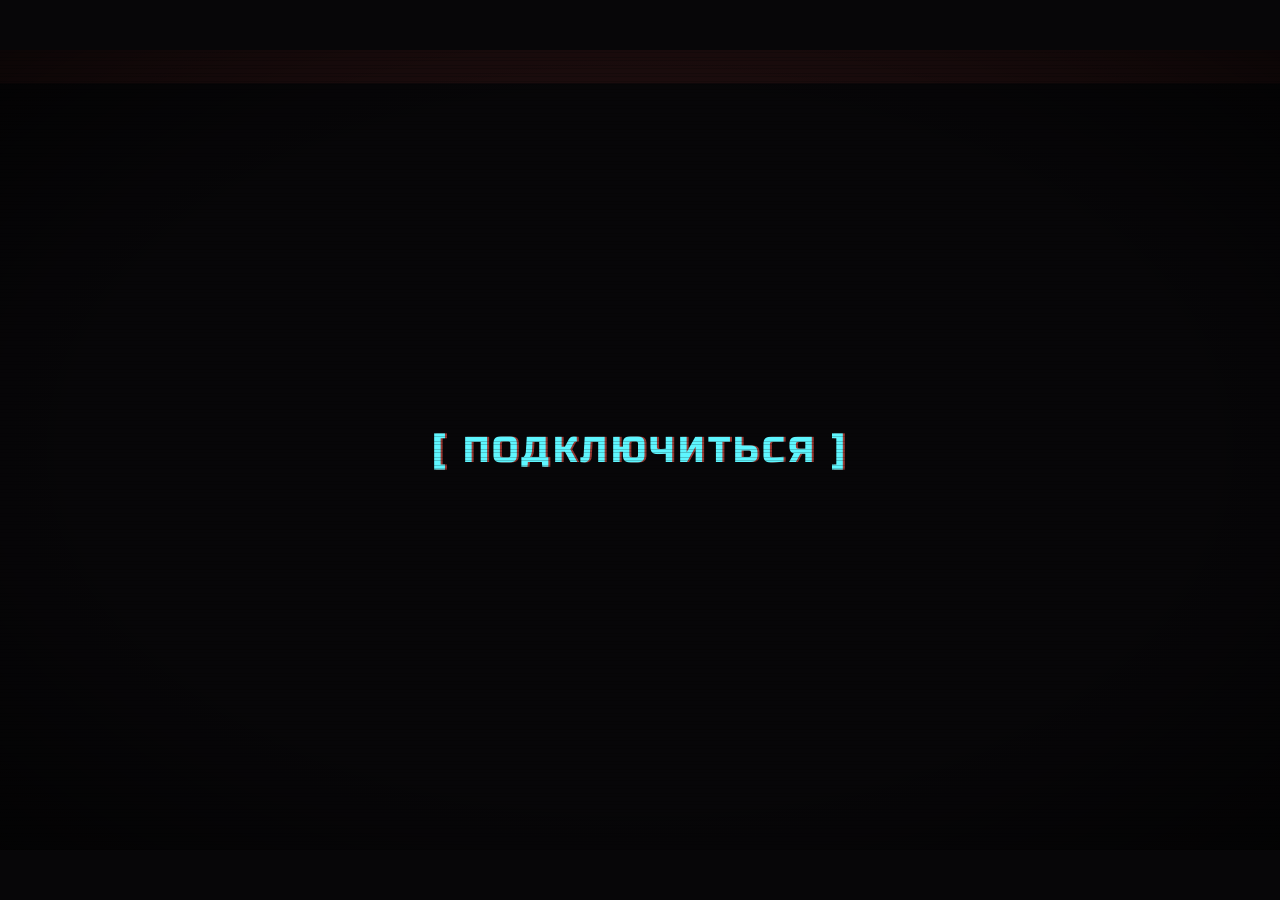
<file: dossiers/term-port/index.html>
<!doctype html>
<html lang="ru"><head><meta charset="utf-8"><title>TERMINAL</title>
<style>
@font-face{font-family:Mono;font-weight:400;src:url([data-uri]);unicode-range:U+0400-04FF}
@font-face{font-family:Mono;font-weight:400;src:url([data-uri]);unicode-range:U+0000-03FF}
@font-face{font-family:Mono;font-weight:700;src:url([data-uri]);unicode-range:U+0400-04FF}
@font-face{font-family:Mono;font-weight:700;src:url([data-uri]);unicode-range:U+0000-03FF}
@font-face{font-family:Russo;font-weight:400;src:url([data-uri]);unicode-range:U+0400-04FF}
@font-face{font-family:Russo;font-weight:400;src:url([data-uri]);unicode-range:U+0000-03FF}

*{margin:0;padding:0;box-sizing:border-box}
:root{--bg:#0c0a0e;--ln:#ff5c50;--dim:#8a3530;--c:#5ef6ff;--y:#fcee0a;--tx:#ffc2b8}
html,body{width:100%;height:100%;overflow:hidden;background:#070608}
#stage{width:1920px;height:1200px;position:absolute;left:0;top:0;transform-origin:0 0;background:var(--bg);color:var(--tx);font-family:Mono;overflow:hidden;animation:glitch 7s steps(1) infinite}
#stage:before{content:"";position:absolute;inset:0;background:linear-gradient(rgba(255,92,80,.05) 1px,transparent 1px) 0 0/24px 24px,linear-gradient(90deg,rgba(255,92,80,.05) 1px,transparent 1px) 0 0/24px 24px;pointer-events:none}
#stage:after{content:"";position:absolute;inset:0;pointer-events:none;z-index:80;background:repeating-linear-gradient(transparent 0 3px,rgba(0,0,0,.2) 3px 4px),radial-gradient(ellipse at 50% 50%,transparent 60%,rgba(0,0,0,.6))}
@keyframes glitch{0%,92%,100%{filter:none}93%{filter:drop-shadow(5px 0 rgba(94,246,255,.7)) drop-shadow(-5px 0 rgba(255,92,80,.7))}94%{filter:drop-shadow(-8px 0 rgba(94,246,255,.6))}95%{filter:none}97%{filter:drop-shadow(3px 0 rgba(94,246,255,.6))}98%{filter:none}}
#band{position:absolute;left:0;right:0;height:50px;z-index:79;pointer-events:none;background:rgba(255,92,80,.09);animation:band 7s steps(1) infinite}
@keyframes band{0%,92%,100%{top:-100px}93%{top:300px}94%{top:820px;height:20px}96%{top:560px;height:8px}}
@keyframes blink{0%,100%{opacity:1}50%{opacity:.2}}
.cut{clip-path:polygon(0 0,calc(100% - 26px) 0,100% 26px,100% 100%,26px 100%,0 calc(100% - 26px))}

/* шапка */
#hdr{position:absolute;left:40px;right:40px;top:28px;height:100px;border:2px solid var(--ln);background:rgba(255,92,80,.05);display:flex;align-items:center;padding:0 30px;gap:34px}
#hdr .dev small{display:block;font-size:14px;letter-spacing:.2em;color:var(--dim)}
#hdr .dev b{font:400 40px/1.1 Russo;color:#fff;text-shadow:2px 0 rgba(94,246,255,.55),-2px 0 rgba(255,92,80,.55)}
#hdr .dev b i{font-style:normal;color:var(--ln)}
#tabs{display:flex;gap:6px;margin-left:auto}
#tabs span{padding:8px 22px;border:1px solid rgba(255,92,80,.4);color:var(--dim);font:700 17px Mono;letter-spacing:.16em;cursor:pointer;user-select:none}
#tabs span.a{background:var(--ln);color:var(--bg);border-color:var(--ln)}
#tabs span .n{display:inline-block;margin-left:10px;padding:0 7px;background:var(--c);color:var(--bg);font-size:13px}
#clock{font:700 18px Mono;color:var(--c);letter-spacing:.14em;text-align:right;line-height:1.5}
#clock:before{content:"";display:inline-block;width:9px;height:9px;background:var(--c);margin-right:10px;box-shadow:0 0 10px var(--c);animation:blink 1s infinite}

/* список */
#list{position:absolute;left:40px;top:160px;width:560px;bottom:70px;border:1.5px solid rgba(255,92,80,.45);overflow:hidden}
#list h4{font:700 15px Mono;letter-spacing:.22em;color:var(--dim);padding:16px 22px;border-bottom:1px solid rgba(255,92,80,.3)}
.it{position:relative;padding:16px 22px 16px 30px;border-bottom:1px solid rgba(255,92,80,.15);cursor:pointer;opacity:0;transform:translateX(-20px);transition:opacity .3s,transform .3s,background .2s}
.it.on{opacity:1;transform:none}
.it:hover{background:rgba(255,92,80,.08)}
.it.sel{background:rgba(255,92,80,.16)}
.it.sel:before{content:"";position:absolute;left:0;top:0;bottom:0;width:6px;background:var(--ln)}
.it .t{font:700 20px Mono;color:#fff;white-space:nowrap;overflow:hidden;text-overflow:ellipsis}
.it .m{font:400 15px Mono;color:var(--dim);margin-top:6px;letter-spacing:.06em;display:flex;justify-content:space-between}
.it.unread .t:after{content:"NEW";margin-left:12px;font-size:12px;padding:2px 6px;background:var(--c);color:var(--bg);vertical-align:3px}
.it.lock .t{color:var(--c)}
.it .ic{display:inline-block;width:34px;color:var(--ln)}

/* окно */
#pane{position:absolute;left:640px;right:40px;top:160px;bottom:70px;border:1.5px solid rgba(255,92,80,.45);background:rgba(10,8,12,.6)}
#pane:after{content:"";position:absolute;right:-2px;top:-2px;width:30px;height:30px;background:linear-gradient(225deg,var(--ln) 0 48%,transparent 50%)}
#ph{padding:22px 34px 18px;border-bottom:1px solid rgba(255,92,80,.3);min-height:96px}
#ph .t{font:400 34px/1.15 Russo;color:#fff}
#ph .m{font:400 16px Mono;color:var(--dim);margin-top:8px;letter-spacing:.1em}
#ph .m b{color:var(--ln);font-weight:700}
#pb{position:absolute;left:0;right:0;top:98px;bottom:0;padding:26px 34px;overflow:hidden;font:400 22px/1.55 Mono}
#pb .ln{min-height:1.55em;white-space:pre-wrap}
.y{color:var(--y)}.c{color:var(--c)}.r{color:var(--ln)}.w{color:#fff}.d{color:var(--dim)}.big{font:400 30px/1.4 Russo;color:#fff}
.hl{background:rgba(252,238,10,.14);color:var(--y);padding:0 6px}
.cur{display:inline-block;width:12px;height:1.1em;background:var(--ln);vertical-align:-3px;animation:blink .6s infinite}
table{border-collapse:collapse;width:100%;font:400 19px/1.35 Mono}
th{font:700 15px Mono;letter-spacing:.16em;color:var(--dim);text-align:left;padding:10px 12px;border-bottom:2px solid var(--ln)}
td{padding:12px 12px;border-bottom:1px solid rgba(255,92,80,.2);color:var(--tx);opacity:0}
tr.on td{opacity:1;animation:rowin .35s}
@keyframes rowin{0%{background:rgba(255,92,80,.35);color:#fff}100%{background:transparent}}
tr.alert td{color:var(--c)}tr.warn td{color:var(--y)}
#note{margin-top:22px;opacity:0;transition:opacity .4s}
#imgw{position:relative;margin-top:4px;border:1px solid rgba(255,92,80,.4)}
#imgw img{display:block;width:100%;clip-path:inset(0 0 100% 0)}
#imgw .sl{position:absolute;left:0;right:0;height:3px;background:var(--ln);box-shadow:0 0 16px var(--ln)}
#cam{display:block;width:100%;border:1px solid rgba(255,92,80,.4)}
.locked{display:flex;flex-direction:column;align-items:center;justify-content:center;height:100%;gap:18px;color:var(--c);font:700 26px Mono;letter-spacing:.2em}
.locked .bar{width:520px;height:18px;border:2px solid var(--c);position:relative}.locked .bar i{position:absolute;left:3px;top:3px;bottom:3px;background:var(--c);width:0}

#foot{position:absolute;left:40px;right:40px;bottom:22px;display:flex;justify-content:space-between;font:400 14px Mono;letter-spacing:.2em;color:var(--dim)}

/* загрузка */
#boot{position:absolute;inset:0;z-index:70;background:#070608;padding:90px 120px;font:400 24px/1.75 Mono;color:var(--ln);transition:opacity .5s}
#boot .ok{color:var(--y)}#boot .c{color:var(--c)}
#boot .bb{margin-top:26px;width:860px;height:22px;border:2px solid var(--ln);position:relative}
#boot .bb i{position:absolute;left:3px;top:3px;bottom:3px;width:0;background:var(--ln);box-shadow:0 0 14px var(--ln)}
#boot .big2{margin-top:30px;font:400 64px Russo;color:var(--c);text-shadow:3px 0 rgba(255,92,80,.6);opacity:0}
#boot:before{content:"// DECK OS v4.1.7";position:absolute;right:120px;top:90px;color:var(--dim);letter-spacing:.2em;font-size:18px}
#snd{font:700 15px Mono;letter-spacing:.14em;padding:8px 14px;border:1px solid var(--c);color:var(--c);cursor:pointer;user-select:none}#snd.off{border-color:var(--dim);color:var(--dim)}
#gate{position:absolute;inset:0;z-index:75;background:#070608;display:none;align-items:center;justify-content:center;font:400 54px Russo;color:var(--c);cursor:pointer;letter-spacing:.1em;text-shadow:3px 0 rgba(255,92,80,.6)}
#gate:hover{color:#fff}
.it.unread .t:after{content:attr(data-new)}
.it.nlock .t{color:#5a2622}.it.nlock .m span:first-child{color:var(--ln)}
.it.fl.here{box-shadow:inset 0 0 0 2px var(--c)}.it.fl.ok .m span:last-child{color:var(--y)}.it.fl.ice .t{color:var(--c)}.it.fl.ice .m span:last-child{color:var(--c)}
#ph input{width:56px;background:#1a1012;border:1px solid var(--ln);color:#fff;font:700 18px Mono;padding:2px 6px}
.nbar{display:flex;gap:10px;margin-bottom:22px;flex-wrap:wrap}
#pb button{background:transparent;border:1.5px solid var(--ln);color:var(--ln);font:700 17px Mono;letter-spacing:.12em;padding:10px 20px;cursor:pointer}
#pb button:hover{background:rgba(255,92,80,.15);color:#fff}#pb button.hot{background:var(--ln);color:var(--bg)}#pb button.dim{border-color:var(--dim);color:var(--dim);margin-left:auto}
#pb button:disabled{opacity:.3;cursor:default}
.fcard{border:1.5px solid rgba(255,92,80,.45);padding:20px 24px;background:rgba(255,92,80,.04);clip-path:polygon(0 0,calc(100% - 22px) 0,100% 22px,100% 100%,0 100%)}
.fcard.ice{border-color:var(--c);background:rgba(94,246,255,.05)}.fcard.ice .big{color:var(--c)}
.fcard .fh{display:flex;justify-content:space-between;align-items:center;margin-bottom:10px}.fcard .dv{font:700 26px Russo;color:var(--y)}
.fcard .ln{font-size:19px;margin-top:6px}
.ice-st{display:flex;gap:10px;margin:12px 0}.ice-st div{border:1px solid var(--c);padding:6px 14px;text-align:center;min-width:86px}.ice-st small{display:block;font-size:13px;color:var(--c);letter-spacing:.2em}.ice-st b{font:400 30px Russo;color:#fff}
.rollr{display:flex;gap:10px;align-items:center;margin-top:18px;flex-wrap:wrap}.rollr .d{font-size:15px}
.rollr input{width:80px;background:#1a1012;border:1px solid var(--ln);color:#fff;font:700 20px Mono;padding:8px}
.rres{margin-top:16px;display:flex;justify-content:space-between;align-items:center;padding:14px 20px;border:2px solid;font-size:19px;animation:rowin .4s}
.rres.okk{border-color:var(--y);color:var(--y)}.rres.bad{border-color:var(--ln);color:var(--ln)}.rres .v{font:400 30px Russo}.rres em{font-style:normal;color:var(--c)}
.nlog{position:absolute;left:34px;right:34px;bottom:20px;font-size:16px;line-height:1.6;color:var(--tx);border-top:1px solid rgba(255,92,80,.3);padding-top:10px}
#hint{position:fixed;right:12px;bottom:6px;font:400 12px monospace;letter-spacing:.2em;color:#8a3530;z-index:90;animation:hf 5s forwards}@keyframes hf{0%,70%{opacity:1}100%{opacity:0}}
</style></head><body>
<div id="stage">
  <div id="hdr" class="cut"><div class="dev"><small id="devs"></small><b id="devb"></b></div>
    <div id="tabs"><span data-t="files"></span><span data-t="msgs"></span></div><div id="clock"></div><div id="snd">♪ ON</div></div>
  <div id="list" class="cut"><h4 id="lh"></h4><div id="items"></div></div>
  <div id="pane"><div id="ph"></div><div id="pb"></div></div>
  <div id="foot"><span id="fl"></span><span id="keys"></span></div>
  <div id="band"></div>
  <div id="boot"></div><div id="gate"></div>
</div>
<div id="hint"></div>
<script>window.__TERM={"title": "БОКС 7-14 // УПРАВЛЕНИЕ ЛИНИЕЙ", "devSmall": "УЗЕЛ: ПОРТ НАЙТ-СИТИ · ТЕРМИНАЛ 3 · ПРИЧАЛ 7", "dev": "БОКС 7-14 <i>//</i> ЛИНИЯ", "owner": "смена", "clock": "ПТ 06.11.2045 · 23:41", "net": "ВЫТЯЖКА: 74% · ТРЕВОГА", "foot": "ЛИНИЯ: РАБОТАЕТ · РЕАКТОР 2: 81°C · ПАРЫ: ПРЕВЫШЕНИЕ", "node": "BOX-7-14", "ice": "«ТОКСИН» v5.5", "startTab": "files", "files": [{"ic": "▤", "name": "распределение_партий.dat", "kind": "ТАБЛИЦА", "date": "06.11", "size": "3 КБ", "body": {"table": [["ПАРТИЯ", "ОБЪЁМ", "ПОЛУЧАТЕЛЬ", "СТАТУС"], ["П-41", "300 доз", "ГОНЧИЕ", "отгружено"], ["П-42", "300 доз", "ГОНЧИЕ", "в работе"], ["!", "П-42/О", "12 ампул", "НЕ ДЛЯ Г. · П.", "ждёт фургон · пт"], ["?", "Б-9", "4 бочки", "← «Синий Лист Утилизация»", "принято"], ["?", "Б-10", "6 бочек", "← «Синий Лист Утилизация»", "после протокола"]], "lines": ["<span class=\"d\">// контакт для отчётов:</span> Химик · <span class=\"c\">Нова-Хайтс C-912</span>"]}, "floor": 1}, {"ic": "◉", "name": "контейнер_3.cam", "kind": "КАМЕРА", "date": "СЕЙЧАС", "body": {"cam": {"title": "КОНТЕЙНЕР 3", "time": "23:41", "tag": "СУБЪЕКТЫ: 4 · СТАТУС: НАБЛЮДЕНИЕ", "twitch": true}, "lines": ["<span class=\"y\">Субъект 2 не спит третьи сутки.</span> Охрана — 2 Гончих у дверей."]}, "floor": 3}, {"ic": "▤", "name": "смена.txt", "kind": "ТЕКСТ", "date": "06.11", "size": "1 КБ", "body": {"lines": ["<span class=\"big\">СМЕНА · НОЧЬ</span>", "Охрана: Гончие — 4 чел., пост у ворот, 2 у контейнера 3.", "Рабочие: 6, без имён. Респираторы не снимать.", "Кран 2 — <span class=\"y\">не работает</span>, контейнеры висят.", "", "<span class=\"r\">Вытяжка барахлит. Пары выше нормы — без маски не входить.</span>", "Ящики «О» Гончим не показывать."]}, "floor": 1}, {"ic": "▤", "name": "почта.log", "kind": "ЖУРНАЛ", "date": "04.11", "size": "1 КБ", "body": {"lines": ["04.11 · посылка · получатель: <span class=\"w\">Х.</span>", "        адрес: <span class=\"c\">Конапт Нова-Хайтс, корпус C, кв. 912</span>", "        действие: <span class=\"y\">переадресовать в бокс 7-14</span>", "05.11 · запрос с адреса NCPD: «список арендаторов причала 7»", "        действие: <span class=\"r\">отклонено вручную</span>"]}, "floor": 5}], "msgs": [{"subj": "Образцы «О» не трогать", "from": "Химик", "to": "смена", "date": "06.11 · 22:10", "unread": true, "body": {"lines": ["Образцы «О» не трогать и не показывать Гончим.", "Фургон заберёт в пятницу, в 03:00.", "Если спросят — это брак на уничтожение."]}}, {"subj": "Подтвердите уничтожение", "from": "Синий Лист Утилизация", "to": "бокс 7-14", "date": "05.11 · 10:00", "body": {"lines": ["Просим подтвердить уничтожение остатков партии Б-9.", "Акт уничтожения необходим для отчётности <span class=\"hl\">заказчика</span>.", "<span class=\"d\">-- автоматическое сообщение, отвечать не нужно</span>"]}}, {"subj": "ВНИМАНИЕ: вытяжка", "from": "СИСТЕМА", "to": "все", "date": "06.11 · 23:30", "unread": true, "body": {"alarm": true, "lines": ["<span class=\"r\">КОНЦЕНТРАЦИЯ ПАРОВ: 74%</span>", "Вытяжка 2 — отказ. Реактор 2 — 81°C.", "Рекомендуется эвакуация персонала без защиты."]}}], "arch": {"tier": "Необычная", "dv": 10, "msgsFloor": 0, "floors": [{"type": "pwd", "dv": 10, "name": "Пароль терминала", "desc": "Корпоративный уровень защиты на контейнере в порту — уже подозрительно.", "reveal": "Сообщения открыты."}, {"type": "file", "dv": 10, "name": "Учёт линии", "desc": "Распределение партий и смена.", "reveal": "Файлы: распределение_партий.dat, смена.txt"}, {"type": "ice", "name": "Raven («Ворон»)", "per": 6, "spd": 4, "atk": 4, "rez": 15, "effect": "Дерезит одну защитную программу, затем 1d6 урона в мозг.", "def": 2, "desc": "Корпоративный лёд. Подпись кода — «BT-SEC»."}, {"type": "ctrl", "dv": 10, "name": "Камеры бокса", "desc": "Камеры, включая контейнер 3.", "reveal": "Камеры твои: файл контейнер_3.cam открыт, запись можно зациклить или стереть."}, {"type": "ice", "name": "Kraken («Кракен»)", "per": 6, "spd": 2, "atk": 8, "rez": 30, "effect": "3d6 урона в мозг; до конца следующего хода нельзя спуститься ниже или безопасно отключиться.", "def": 4, "desc": "Тяжёлый лёд. Кто-то очень не хочет, чтобы добрались до вытяжки и почты."}, {"type": "file", "dv": 10, "name": "Почта", "desc": "Журнал посылок.", "reveal": "Файл: почта.log"}, {"type": "ctrl", "dv": 10, "name": "Вытяжка и реактор", "desc": "Вентиляция линии и нагрев реактора 2.", "reveal": "Можно включить вытяжку (пары уходят) или отключить совсем: через 3 раунда в боксе ядовитые пары — эвакуация и проверки Телосложения."}]}};</script>
<script>
/* Терминал в стиле 2077: данные (window.__TERM, ?id= из модуля Night City Map или ?data=url) + звуки на WebAudio. */
const st=document.getElementById('stage'),$=s=>st.querySelector(s);
function fit(){const k=Math.min(innerWidth/1920,innerHeight/1200);st.style.transform=`translate(${(innerWidth-1920*k)/2}px,${(innerHeight-1200*k)/2}px) scale(${k})`}
fit();addEventListener('resize',fit);
const sleep=ms=>new Promise(r=>setTimeout(r,ms));
let P=null;try{P=window.parent!==window&&window.parent.game?window.parent:null}catch(e){P=null}
const EN=(()=>{try{const l=new URLSearchParams(location.search).get('lang')||(P&&(P.NightCityMap?.lang?.()||P.game.i18n.lang))||'ru';return!String(l).startsWith('ru')}catch(e){return false}})();
const L=EN?{files:'FILES',msgs:'MESSAGES',lf:'// FILES',lm:'// INBOX',type:'TYPE',mod:'MODIFIED',size:'SIZE',from:'FROM',to:'TO',dec:'DECRYPTING FILE',ok:'ACCESS GRANTED',keys:'↑↓ — SELECT · M — SOUND · R — RESTART',hint:'CLICK FILES AND MESSAGES',gate:'[ CONNECT ]',conn:'> CONNECTING TO TERMINAL ',find:'  locating node ......................',found:'FOUND',ice:'  ICE: ',broke:'BREACHED',key:'  session key ......................',spoof:'SPOOFED',fs:'> MOUNTING FILE SYSTEM',nd:'NO DATA',newm:'NEW'}
 :{files:'ФАЙЛЫ',msgs:'СООБЩЕНИЯ',lf:'// ФАЙЛЫ',lm:'// ВХОДЯЩИЕ',type:'ТИП',mod:'ИЗМЕНЁН',size:'РАЗМЕР',from:'ОТ',to:'КОМУ',dec:'ДЕШИФРОВКА ФАЙЛА',ok:'ДОСТУП ПОЛУЧЕН',keys:'↑↓ — ВЫБОР · M — ЗВУК · R — ПЕРЕЗАПУСК',hint:'КЛИКАЙ ПО ФАЙЛАМ И СООБЩЕНИЯМ',gate:'[ ПОДКЛЮЧИТЬСЯ ]',conn:'> ПОДКЛЮЧЕНИЕ К ТЕРМИНАЛУ ',find:'  поиск узла ......................',found:'НАЙДЕН',ice:'  ICE: ',broke:'ВЗЛОМАН',key:'  ключ сессии ......................',spoof:'ПОДМЕНЁН',fs:'> ЗАГРУЗКА ФАЙЛОВОЙ СИСТЕМЫ',nd:'НЕТ ДАННЫХ',newm:'НОВОЕ'};

/* ---------------- звук ---------------- */
const S={ctx:null,out:null,on:true,last:{},hum:null,
  init(){if(this.ctx)return;let c=null;
    try{const pc=P&&P.game.audio&&(P.game.audio.interface||P.game.audio.context);if(pc&&typeof pc.createOscillator==='function')c=pc}catch(e){}
    if(!c){const AC=window.AudioContext||window.webkitAudioContext;if(AC)c=new AC()}
    if(!c)return;this.ctx=c;this.out=c.createGain();
    let v=.45;try{if(P)v*=Number(P.game.settings.get('core','globalInterfaceVolume'))||.5}catch(e){}
    this.base=v;this.out.gain.value=this.on?v:0;this.out.connect(c.destination);
    try{this.on=localStorage.getItem('ncm-term-mute')!=='1'}catch(e){}this.out.gain.value=this.on?v:0;
    this.noiseBuf=c.createBuffer(1,c.sampleRate,c.sampleRate);const d=this.noiseBuf.getChannelData(0);for(let i=0;i<d.length;i++)d[i]=Math.random()*2-1;},
  ok(){return this.ctx&&this.ctx.state==='running'},
  toggle(){this.on=!this.on;if(this.out)this.out.gain.value=this.on?this.base:0;try{localStorage.setItem('ncm-term-mute',this.on?'0':'1')}catch(e){}btnS()},
  lim(k,ms){const n=performance.now();if(this.last[k]&&n-this.last[k]<ms)return false;this.last[k]=n;return true},
  tone(f,dur,{type='square',vol=.12,at=0,f2=null,att=.004}={}){if(!this.ok())return;const c=this.ctx,t=c.currentTime+at,o=c.createOscillator(),g=c.createGain();
    o.type=type;o.frequency.setValueAtTime(f,t);if(f2)o.frequency.exponentialRampToValueAtTime(f2,t+dur);
    g.gain.setValueAtTime(0,t);g.gain.linearRampToValueAtTime(vol,t+att);g.gain.exponentialRampToValueAtTime(.0001,t+dur);o.connect(g);g.connect(this.out);o.start(t);o.stop(t+dur+.02)},
  noise(dur,{vol=.15,f=3000,q=1,type='bandpass',at=0,f2=null}={}){if(!this.ok())return;const c=this.ctx,t=c.currentTime+at,s=c.createBufferSource(),b=c.createBiquadFilter(),g=c.createGain();
    s.buffer=this.noiseBuf;s.loop=true;b.type=type;b.frequency.setValueAtTime(f,t);if(f2)b.frequency.exponentialRampToValueAtTime(f2,t+dur);b.Q.value=q;
    g.gain.setValueAtTime(vol,t);g.gain.exponentialRampToValueAtTime(.0001,t+dur);s.connect(b);b.connect(g);g.connect(this.out);s.start(t,Math.random()*.5);s.stop(t+dur+.02)},
  key(){if(this.lim('key',38))this.noise(.025,{vol:.09+Math.random()*.05,f:2500+Math.random()*2500,q:4})},
  line(){this.tone(1320,.05,{vol:.05})},
  boot(){this.tone(880,.08,{vol:.07});this.tone(1760,.06,{vol:.04,at:.05})},
  prog(k){if(this.lim('prog',45))this.tone(300+k*9,.04,{type:'triangle',vol:.06})},
  granted(){[523,659,784,1047].forEach((f,i)=>this.tone(f,.35,{type:'triangle',vol:.1,at:i*.07}));this.noise(.5,{vol:.08,f:6000,f2:800,at:.05})},
  hover(){if(this.lim('hov',60))this.tone(2400,.018,{vol:.03})},
  open(){this.tone(1100,.05,{vol:.08});this.tone(1650,.07,{vol:.06,at:.045});this.noise(.08,{vol:.05,f:4000})},
  tab(){this.tone(700,.05,{vol:.08});this.tone(1050,.05,{vol:.07,at:.06})},
  row(){if(this.lim('row',50)){this.tone(1900,.03,{vol:.05});this.noise(.04,{vol:.05,f:5000,q:6})}},
  decrypt(k){if(this.lim('dec',70)){this.tone(200+Math.random()*900,.06,{type:'sawtooth',vol:.035});this.noise(.05,{vol:.04,f:1500+k*40,q:8})}},
  unlocked(){this.tone(1568,.12,{type:'triangle',vol:.09});this.tone(2093,.25,{type:'triangle',vol:.08,at:.09})},
  glitch(){this.noise(.18,{vol:.12,f:900,q:.7});this.tone(60,.15,{type:'sawtooth',vol:.06,f2:40})},
  alarm(){for(let i=0;i<3;i++){this.tone(880,.18,{type:'square',vol:.07,at:i*.42});this.tone(660,.18,{type:'square',vol:.07,at:i*.42+.2})}},
  img(){if(this.lim('img',40))this.noise(.05,{vol:.04,f:7000,q:3})},
  humOn(){if(!this.ok()||this.hum)return;const c=this.ctx,o=c.createOscillator(),g=c.createGain(),s=c.createBufferSource(),b=c.createBiquadFilter(),g2=c.createGain();
    o.type='sawtooth';o.frequency.value=50;g.gain.value=.015;o.connect(g);g.connect(this.out);o.start();
    s.buffer=this.noiseBuf;s.loop=true;b.type='lowpass';b.frequency.value=1200;g2.gain.value=.025;s.connect(b);b.connect(g2);g2.connect(this.out);s.start();this.hum=[o,s];try{const R=(P||window);R.__ncAudio=R.__ncAudio||new Set();this.hum.forEach(n=>R.__ncAudio.add(n))}catch(e){}},
  humOff(){if(this.hum){this.hum.forEach(n=>{try{n.stop();(P||window).__ncAudio?.delete(n)}catch(e){}});this.hum=null}},
};
function btnS(){const b=$('#snd');if(b)b.textContent=S.on?'♪ ON':'♪ OFF';if(b)b.classList.toggle('off',!S.on)}

/* ---------------- данные ---------------- */
async function getData(){
  if(window.__TERM)return window.__TERM;
  const q=new URLSearchParams(location.search),id=q.get('id'),u=q.get('data');
  if(id&&P)for(let i=0;i<20;i++){try{const d=P.NightCityMap?.termData?.(id);if(d)return d}catch(e){}await sleep(250)}
  if(u){try{return await (await fetch(u)).json()}catch(e){}}
  return null;
}
let D=null,token=0,cur='files',sel=0;

async function start(){
  D=await getData();
  if(!D){$('#boot').innerHTML=`<div class="big2" style="opacity:1">${L.nd}</div>`;return}
  D.files=D.files||[];D.msgs=D.msgs||[];
  document.title=D.title||'TERMINAL';
  $('#devs').textContent=D.devSmall||'';$('#devb').innerHTML=D.dev||'';$('#fl').textContent=D.foot||'';$('#keys').textContent=L.keys;document.getElementById('hint').textContent=L.hint;
  setInterval(()=>{$('#clock').innerHTML=(D.clock||'')+'<br><span style="color:#8a3530">'+(D.net||'')+'</span>'},500);
  if(D.arch){$('#tabs').insertAdjacentHTML('afterbegin','<span data-t="net"></span>');NS=nsLoad();nsJSON=JSON.stringify(NS);}
  document.querySelectorAll('#tabs span').forEach(s=>{const t=s.dataset.t;s.textContent=L[t];const n=(Array.isArray(D[t])?D[t]:[]).filter(x=>x.unread).length;if(n)s.innerHTML+=`<span class="n">${n}</span>`;
    s.onclick=()=>{S.tab();openTab(t)};s.onmouseenter=()=>S.hover()});
  $('#snd').onclick=()=>S.toggle();btnS();
  S.init();
  if(!S.ok()&&S.ctx){ // браузер без клика звук не даёт — экран «подключиться»
    const g=$('#gate');g.style.display='flex';g.textContent=L.gate;
    await new Promise(r=>g.onclick=r);try{await S.ctx.resume()}catch(e){}g.remove();
  }
  boot();
}
function bootLines(){if(D.boot)return D.boot;
  return[[L.conn+(D.node||'NODE-01'),null],[L.find,['ok',L.found]],[L.ice+(D.ice||'«ICE» v1.0')+' .......',['c',L.broke]],[L.key,['ok',L.spoof]],[L.fs,null]]}
async function boot(){const b=$('#boot');
  for(const [a,c] of bootLines()){const d=document.createElement('div');d.innerHTML=a+(c?` <span class="${c[0]}">${c[1]}</span>`:'');b.appendChild(d);S.boot();await sleep(260)}
  b.insertAdjacentHTML('beforeend',`<div class="bb"><i></i></div><div class="big2">${L.ok}</div>`);
  const i=b.querySelector('.bb i');for(let k=0;k<=100;k+=4){i.style.width=k*8.5+'px';S.prog(k);await sleep(k>80&&k<92?90:22)}
  const g=b.querySelector('.big2');g.style.transition='opacity .2s';g.style.opacity=1;S.granted();await sleep(700);
  b.style.opacity=0;await sleep(500);b.remove();
  setInterval(()=>S.glitch(),7000);setTimeout(()=>S.glitch(),6510-((performance.now()-t0)%7000)>0?6510-((performance.now()-t0)%7000):0);
  openTab(D.arch?'net':(D.startTab||'files'));
}
const t0=performance.now();
async function openTab(t){cur=t;const my=++token;S.humOff();
  document.querySelectorAll('#tabs span').forEach(s=>s.classList.toggle('a',s.dataset.t===t));
  if(t==='net'){netList();netPane();return}
  $('#lh').textContent=t==='files'?L.lf:L.lm;
  const box=$('#items');box.innerHTML='';const LST=D[t]||[];
  LST.forEach((x,i)=>{const d=document.createElement('div');const lk=isLocked(x,t);d.className='it'+(x.unread&&!lk?' unread':'')+(x.lock?' lock':'')+(lk?' nlock':'');d.dataset.new=L.newm;
    d.innerHTML=t==='files'?`<div class="t"><span class="ic">${x.ic||'▤'}</span>${x.name}</div><div class="m"><span>${lk?NL.locked+' '+(x.floor+1):(x.kind||'')}</span><span>${x.date||''}</span></div>`
      :`<div class="t">${x.subj}</div><div class="m"><span>${lk?NL.locked+' '+(A().msgsFloor+1):L.from+': '+x.from}</span><span>${x.date||''}</span></div>`;
    d.onclick=()=>{S.open();show(i)};d.onmouseenter=()=>S.hover();box.appendChild(d);});
  const its=[...box.children];for(let i=0;i<its.length;i++){if(my!==token)return;its[i].classList.add('on');S.row();await sleep(90)}
  if(LST.length)show(0);else{$('#ph').innerHTML='';$('#pb').innerHTML=''}
}
addEventListener('pagehide',()=>S.humOff());
addEventListener('keydown',e=>{if(/^[rRкК]$/.test(e.key))location.reload();if(/^[mMьЬ]$/.test(e.key))S.toggle();if(!D)return;
  if(e.target&&e.target.tagName==='INPUT')return;
  const n=(D[cur]||[]).length;if(cur==='net'){if(e.key==='ArrowLeft'||e.key==='ArrowRight'){}else return}else if(!n)return;if(e.key==='ArrowDown'){S.open();show((sel+1)%n)}if(e.key==='ArrowUp'){S.open();show((sel+n-1)%n)}
  if(e.key==='ArrowRight'||e.key==='ArrowLeft'){const tb=[...document.querySelectorAll('#tabs span[data-t]')].map(s=>s.dataset.t),k=tb.indexOf(cur);S.tab();openTab(tb[(k+(e.key==='ArrowRight'?1:tb.length-1))%tb.length])}});

async function type(el,html,speed){
  const tmp=document.createElement('div');tmp.innerHTML=html;el.innerHTML='';const my=token;
  async function walk(src,dst){for(const n of [...src.childNodes]){if(my!==token)return;
    if(n.nodeType===3){const tn=document.createTextNode('');dst.appendChild(tn);const s=n.textContent;
      for(let i=0;i<s.length;i+=speed){if(my!==token)return;tn.textContent=s.slice(0,i+speed);if(s[i]!==' ')S.key();await sleep(12)}}
    else{const c=n.cloneNode(false);dst.appendChild(c);await walk(n,c)}}}
  await walk(tmp,el);
}
async function show(i){const my=++token;sel=i;S.humOff();const x=D[cur][i];
  if(isLocked(x,cur)){[...$('#items').children].forEach((d,k)=>d.classList.toggle('sel',k===i));const fl=cur==='msgs'?A().msgsFloor:x.floor;
    $('#ph').innerHTML=`<div class="t">${cur==='files'?x.name.replace(/./g,(c,j)=>j%3?c:'█'):'█████ ███'}</div><div class="m">${NL.locked} ${fl+1}</div>`;
    $('#pb').innerHTML=`<div class="locked" style="color:var(--ln)"><div>⛔ ${NL.closed}</div><div class="d" style="font-size:18px">${NL.closedT} ${fl+1} · ${(A().floors[fl]||{}).name||''}</div></div>`;S.tone(160,.25,{type:'sawtooth',vol:.07,f2:80});return}
  x.unread=false;
  [...$('#items').children].forEach((d,k)=>{d.classList.toggle('sel',k===i);if(k===i)d.classList.remove('unread')});
  const ph=$('#ph'),pb=$('#pb');pb.innerHTML='';
  ph.innerHTML=cur==='files'?`<div class="t">${x.name}</div><div class="m">${L.type}: <b>${x.kind||'—'}</b> · ${L.mod}: <b>${x.date||'—'}</b>${x.size?` · ${L.size}: <b>${x.size}</b>`:''}</div>`
    :`<div class="t">${x.subj}</div><div class="m">${L.from}: <b>${x.from}</b> · ${L.to}: <b>${x.to||D.owner||''}</b> · ${x.date||''}</div>`;
  if(x.lock){pb.innerHTML=`<div class="locked"><div>${L.dec}</div><div class="bar"><i></i></div><div class="d" style="font-size:16px">ICE: ${x.lock}</div></div>`;
    const b=pb.querySelector('.bar i');for(let k=0;k<=100;k+=2){if(my!==token)return;b.style.width=k*5.1+'px';S.decrypt(k);await sleep(k>60&&k<70?120:25)}
    if(my!==token)return;S.unlocked();pb.innerHTML='';}
  const c=x.body||x;
  if(c.alarm)S.alarm();
  if(c.table){const t=document.createElement('table');t.innerHTML='<tr>'+c.table[0].map(h=>`<th>${h}</th>`).join('')+'</tr>';pb.appendChild(t);
    for(const r of c.table.slice(1)){if(my!==token)return;const cls=r[0]==='!'?'alert':r[0]==='?'?'warn':'';const cells=cls?r.slice(1):r;
      const tr=document.createElement('tr');tr.className=cls;tr.innerHTML=cells.map(v=>`<td>${v}</td>`).join('');t.appendChild(tr);await sleep(40);tr.classList.add('on');S.row();if(cls==='alert')S.tone(440,.12,{type:'square',vol:.06});await sleep(260)}
    if(c.lines){const n=document.createElement('div');n.id='note';pb.appendChild(n);n.style.opacity=1;for(const l of c.lines){if(my!==token)return;const d=document.createElement('div');d.className='ln';n.appendChild(d);S.line();await type(d,l,3)}}
    return}
  if(c.img){const w=document.createElement('div');w.id='imgw';w.innerHTML=`<img src="${c.img}"><div class="sl"></div>`;pb.appendChild(w);const im=w.querySelector('img'),sl=w.querySelector('.sl');
    for(let k=0;k<=100;k+=2){if(my!==token)return;im.style.clipPath=`inset(0 0 ${100-k}% 0)`;sl.style.top=k+'%';S.img();await sleep(18)}sl.remove();
    if(c.lines)for(const l of c.lines){const d=document.createElement('div');d.className='ln';d.style.marginTop='14px';pb.appendChild(d);await type(d,l,3)}return}
  if(c.cam){const cv=document.createElement('canvas');cv.id='cam';cv.width=1160;cv.height=600;pb.appendChild(cv);S.glitch();S.humOn();camLoop(cv,c.cam,my);
    if(c.lines)for(const l of c.lines){const d=document.createElement('div');d.className='ln';d.style.marginTop='12px';pb.appendChild(d);await type(d,l,3)}return}
  for(const l of (c.lines||[])){if(my!==token)return;const d=document.createElement('div');d.className='ln';pb.appendChild(d);S.line();
    const cu=document.createElement('span');cu.className='cur';await type(d,l,2);d.appendChild(cu);await sleep(30);cu.remove()}
  const cu=document.createElement('span');cu.className='cur';pb.appendChild(cu);
}
function camLoop(cv,cam,my){const g=cv.getContext('2d');const W=cv.width,H=cv.height;let f=0;
  (function fr(){if(my!==token)return;f++;
    g.fillStyle='#0d0b0c';g.fillRect(0,0,W,H);
    g.strokeStyle='rgba(255,140,120,.5)';g.lineWidth=3;
    g.beginPath();g.moveTo(80,560);g.lineTo(380,330);g.lineTo(780,330);g.lineTo(1080,560);g.stroke();
    g.beginPath();g.moveTo(380,330);g.lineTo(380,60);g.moveTo(780,330);g.lineTo(780,60);g.stroke();
    for(let k=0;k<9;k++){g.beginPath();g.moveTo(380,60+k*30);g.lineTo(780,60+k*30);g.strokeStyle='rgba(255,140,120,.12)';g.stroke()}
    g.fillStyle='rgba(255,180,160,.35)';
    const n=cam.n||4;for(let i=0;i<n;i++){const x=300+i*(580/Math.max(1,n-1)),y=[470,420,440,480,450,430][i%6],s=[1,.8,.85,1,.9,.8][i%6],b=Math.sin(f/20+i)*2;
      g.beginPath();g.ellipse(x,y-70*s+b,22*s,26*s,0,0,7);g.fill();g.fillRect(x-30*s,y-45*s+b,60*s,70*s);
      g.fillStyle='rgba(255,92,80,.25)';g.fillRect(x-70*s,y+25*s,140*s,14*s);g.fillStyle='rgba(255,180,160,.35)'}
    if(cam.twitch&&f%90<6){g.fillStyle='rgba(94,246,255,.4)';g.fillRect(500,330,60,90);if(f%90===0)S.glitch()}
    const id=g.getImageData(0,0,W,H),d=id.data;for(let p=0;p<d.length;p+=4*3){const q=(Math.random()-.5)*60;d[p]+=q;d[p+1]+=q*.6;d[p+2]+=q*.6}g.putImageData(id,0,0);
    if(Math.random()<.05){const y=Math.random()*H;g.drawImage(cv,0,y,W,20,(Math.random()-.5)*40,y,W,20)}
    g.font='700 26px Mono';g.fillStyle='#ff5c50';g.fillText((f%40<20?'● ':'  ')+'REC   '+(cam.title||''),30,44);
    g.font='400 20px Mono';g.fillStyle='#ffc2b8';g.fillText((cam.time||'00:00')+':'+String(Math.floor(f/30)%60).padStart(2,'0'),W-210,44);
    g.fillStyle='#5ef6ff';g.fillText(cam.tag||'',30,H-24);
    requestAnimationFrame(fr)})();
}


/* ---------------- NET-архитектура (Cyberpunk RED): этажи, проверки, Black ICE ---------------- */
const NL=EN?{net:'NET',arch:'NET ARCHITECTURE',floor:'FLOOR',iface:'INTERFACE',acts:'NET ACTIONS / TURN',jin:'JACK IN',jout:'JACK OUT',path:'PATHFINDER',down:'GO DOWN ▼',
  roll:'ROLL',own:'or your result',ok:'SUCCESS',fail:'FAIL',crit:'CRIT',fumble:'FUMBLE',done:'BREACHED',icea:'ACTIVE',iced:'DEREZZED',slid:'SLIPPED PAST',locked:'LOCKED · FLOOR',
  closed:'ACCESS DENIED',closedT:'Clear floor',reset:'RESET RUN',here:'YOU ARE HERE',out:'NOT JACKED IN',unk:'???',derez:'DEREZZED',slide:'SLIDE',
  pwd:'PASSWORD',file:'FILE',ctrl:'CONTROL NODE',ice:'BLACK ICE',empty:'EMPTY',log:'// RUN LOG',
  rpwd:'Backdoor: Interface + 1d10 ≥ DV opens the floor. Fail — try again, it costs a NET Action.',
  rfile:'Eye-Dee: Interface + 1d10 ≥ DV — the file is yours.',
  rctrl:'Control: Interface + 1d10 ≥ DV — you control the device.',
  rice:'Black ICE goes by initiative (SPD + 1d10). Attack: Zap or an attacker program (Interface + 1d10) vs ICE DEF + 1d10, damage to REZ. Slide: Interface + 1d10 vs ICE PER + 1d10 to slip past.',
  rpath:'Pathfinder: Interface + 1d10 ≥ architecture DV reveals the map.',
  rout:'Jacking out is safe with no active Black ICE on you. Unsafe jack out: every active Black ICE gets its effect on you.'}
 :{net:'СЕТЬ',arch:'NET-АРХИТЕКТУРА',floor:'УРОВЕНЬ',iface:'ИНТЕРФЕЙС',acts:'NET-ДЕЙСТВИЙ ЗА ХОД',jin:'ПОДКЛЮЧИТЬСЯ',jout:'ОТКЛЮЧИТЬСЯ',path:'PATHFINDER',down:'СПУСТИТЬСЯ ▼',
  roll:'БРОСОК',own:'или свой результат',ok:'УСПЕХ',fail:'ПРОВАЛ',crit:'КРИТ',fumble:'ПРОВАЛ НА 1',done:'ВЗЛОМАНО',icea:'АКТИВЕН',iced:'ДЕРЕЗНУТ',slid:'ПРОСКОЧИЛ',locked:'ЗАКРЫТО · УР.',
  closed:'ДОСТУП ЗАКРЫТ',closedT:'Пройди уровень',reset:'СБРОС ЗАБЕГА',here:'ТЫ ЗДЕСЬ',out:'НЕ ПОДКЛЮЧЁН',unk:'???',derez:'ДЕРЕЗНУТЬ',slide:'SLIDE',
  pwd:'ПАРОЛЬ',file:'ФАЙЛ',ctrl:'УЗЕЛ УПРАВЛЕНИЯ',ice:'BLACK ICE',empty:'ПУСТО',log:'// ЖУРНАЛ ЗАБЕГА',
  rpwd:'Backdoor: Интерфейс + 1d10 ≥ DV — уровень открыт. Провал — можно снова, но это ещё одно NET-действие.',
  rfile:'Eye-Dee: Интерфейс + 1d10 ≥ DV — файл твой.',
  rctrl:'Control: Интерфейс + 1d10 ≥ DV — устройство под твоим управлением.',
  rice:'Black ICE ходит по инициативе (SPD + 1d10). Атака: Zap или боевая программа (Интерфейс + 1d10) против DEF + 1d10 льда, урон — в REZ. Slide: Интерфейс + 1d10 против PER + 1d10 льда — проскочить мимо.',
  rpath:'Pathfinder: Интерфейс + 1d10 ≥ DV архитектуры — видна вся карта.',
  rout:'Выход безопасен, если на тебе нет активного Black ICE. Небезопасный выход — каждый активный лёд применяет к тебе свой эффект.'};
L.net=NL.net;
const TYPES={pwd:{ic:'⌧',n:NL.pwd,act:'BACKDOOR',r:NL.rpwd,block:true},file:{ic:'▤',n:NL.file,act:'EYE-DEE',r:NL.rfile},ctrl:{ic:'⚙',n:NL.ctrl,act:'CONTROL',r:NL.rctrl},ice:{ic:'☠',n:NL.ice,r:NL.rice,block:true},empty:{ic:'·',n:NL.empty}};
const A=()=>D.arch;
let NS={pos:-1,done:{},map:false,log:[]},nsJSON='',fsel=0;
const tid=()=>new URLSearchParams(location.search).get('id')||('local-'+(D.title||''));
function nsLoad(){let s=null;try{if(P&&P.NightCityMap?.termState)s=P.NightCityMap.termState(tid())}catch(e){}
  if(!s){try{s=JSON.parse(localStorage.getItem('ncm-net-'+tid())||'null')}catch(e){}}
  return s||{pos:-1,done:{},map:false,log:[]}}
function nsSave(){nsJSON=JSON.stringify(NS);try{localStorage.setItem('ncm-net-'+tid(),nsJSON)}catch(e){}
  try{if(P&&P.NightCityMap?.termSetState)P.NightCityMap.termSetState(tid(),NS)}catch(e){}}
function logN(t){NS.log.push(t);NS.log=NS.log.slice(-40);}
const ifc=()=>{try{return Number(localStorage.getItem('ncm-iface')||4)}catch(e){return 4}};
const actsFor=i=>i>=10?5:i>=7?4:i>=4?3:2;
const fDone=i=>!!NS.done[i];
function isLocked(x,t){if(!A())return false;const fl=t==='msgs'?A().msgsFloor:x.floor;return fl!=null&&!fDone(fl)}
function visible(i){return NS.map||i<=NS.pos||fDone(i)}
function d10(){let r=1+Math.floor(Math.random()*10),note='';if(r===10){const e=1+Math.floor(Math.random()*10);r+=e;note=NL.crit+' +'+e}else if(r===1){const e=1+Math.floor(Math.random()*10);r-=e;note=NL.fumble+' −'+e}return[r,note]}

function netList(){const box=$('#items');box.innerHTML='';$('#lh').textContent='// '+NL.arch;
  A().floors.forEach((f,i)=>{const T=TYPES[f.type]||TYPES.empty,v=visible(i),d=document.createElement('div');
    let st=fDone(i)?(f.type==='ice'?(NS.done[i]==='slid'?NL.slid:NL.iced):NL.done):(i===NS.pos&&f.type==='ice'?NL.icea:'');
    d.className='it on fl'+(i===NS.pos?' here':'')+(fDone(i)?' ok':'')+(f.type==='ice'&&v&&!fDone(i)?' ice':'')+(i===fsel?' sel':'');
    d.innerHTML=`<div class="t"><span class="ic">${v?T.ic:'?'}</span>${NL.floor} ${i+1} · ${v?(f.name||T.n):NL.unk}</div><div class="m"><span>${v&&f.dv?'DV '+f.dv:''}${i===NS.pos?' · '+NL.here:''}</span><span>${st}</span></div>`;
    d.onclick=()=>{S.open();fsel=i;netList();netPane()};d.onmouseenter=()=>S.hover();box.appendChild(d)});
}
function netPane(){const a=A(),f=a.floors[fsel],T=TYPES[f.type]||TYPES.empty,v=visible(fsel),iv=ifc();
  $('#ph').innerHTML=`<div class="t">${NL.arch} · ${a.tier||''} · DV ${a.dv}</div><div class="m">${NL.floor}: <b>${a.floors.length}</b> · ${NL.iface}: <b><input id="ifc" type="number" min="1" max="10" value="${iv}"></b> · ${NL.acts}: <b id="acts">${actsFor(iv)}</b> · <b>${NS.pos<0?NL.out:NL.floor+' '+(NS.pos+1)}</b></div>`;
  $('#ifc').onchange=e=>{try{localStorage.setItem('ncm-iface',e.target.value)}catch(_){}$('#acts').textContent=actsFor(Number(e.target.value))};
  const pb=$('#pb');
  let h=`<div class="nbar">${NS.pos<0?`<button data-n="jin">${NL.jin}</button>`:`<button data-n="jout">${NL.jout}</button>`}
    <button data-n="path" ${NS.pos<0||NS.map?'disabled':''}>${NL.path} · DV ${a.dv}</button>
    ${NS.pos>=0&&NS.pos<a.floors.length-1&&!(TYPES[a.floors[NS.pos].type]?.block&&!fDone(NS.pos))?`<button data-n="down" class="hot">${NL.down}</button>`:''}
    <button data-n="reset" class="dim">${NL.reset}</button></div>`;
  h+=`<div class="fcard${f.type==='ice'&&v?' ice':''}"><div class="fh"><span class="big">${v?T.ic+' '+(f.name||T.n):NL.floor+' '+(fsel+1)+' · '+NL.unk}</span>${v&&f.dv?`<span class="dv">DV ${f.dv}</span>`:''}</div>`;
  if(v){if(f.desc)h+=`<div class="ln">${f.desc}</div>`;
    if(f.type==='ice')h+=`<div class="ice-st">${['PER','SPD','ATK','DEF','REZ'].map(k=>`<div><small>${k}</small><b>${f[k.toLowerCase()]??'—'}</b></div>`).join('')}</div><div class="ln y">${f.effect||''}</div>`;
    if(T.r)h+=`<div class="ln d">${T.r}</div>`;
    const here=fsel===NS.pos,can=here&&!fDone(fsel);
    if(can&&T.act)h+=`<div class="rollr"><button data-n="act" class="hot">${T.act} · ${NL.roll}</button><span class="d">${NL.own}</span><input id="own" type="number"><button data-n="own">OK</button></div>`;
    if(can&&f.type==='ice')h+=`<div class="rollr"><button data-n="derez" class="hot">${NL.derez}</button><button data-n="slide">${NL.slide} · ${NL.roll}</button><span class="d">vs PER ${f.per??'?'} + 1d10</span></div>`;
    if(fDone(fsel)&&f.reveal)h+=`<div class="ln c">${f.reveal}</div>`;
  }
  h+=`</div><div id="rres"></div><div class="nlog"><div class="d">${NL.log}</div>${NS.log.slice(-7).map(l=>`<div>${l}</div>`).join('')}</div>`;
  pb.innerHTML=h;
  pb.querySelectorAll('button[data-n]').forEach(b=>{b.onmouseenter=()=>S.hover();b.onclick=()=>netAct(b.dataset.n)});
}
function showRoll(label,r,note,dv,ok){$('#rres').innerHTML=`<div class="rres ${ok?'okk':'bad'}"><span>${label}: ${NL.iface} ${ifc()} + d10 ${note?`<em>(${note})</em>`:''} = <b>${r}</b> vs ${dv}</span><b class="v">${ok?NL.ok:NL.fail}</b></div>`;
  if(ok)S.unlocked();else S.tone(180,.3,{type:'sawtooth',vol:.08,f2:90})}
async function netAct(n){const a=A(),f=a.floors[fsel],T=TYPES[f.type]||TYPES.empty;S.open();
  if(n==='jin'){NS.pos=0;logN(`▶ ${NL.jin}`);S.granted();fsel=0}
  if(n==='jout'){const hot=f&&NS.pos>=0&&a.floors[NS.pos].type==='ice'&&!fDone(NS.pos);logN(`◀ ${NL.jout}${hot?' — '+a.floors[NS.pos].name+': '+(a.floors[NS.pos].effect||''):''}`);NS.pos=-1;if(hot)S.alarm();else S.tab()}
  if(n==='down'){NS.pos++;fsel=NS.pos;const nf=a.floors[NS.pos];logN(`▼ ${NL.floor} ${NS.pos+1}: ${nf.name||TYPES[nf.type].n}`);if(nf.type==='ice'){S.alarm();S.glitch()}else S.tab()}
  if(n==='reset'){NS={pos:-1,done:{},map:false,log:[]};fsel=0}
  if(n==='path'){const [d,note]=d10(),r=ifc()+d,ok=r>=a.dv;showRoll('PATHFINDER',r,note,a.dv,ok);if(ok)NS.map=true;logN(`PATHFINDER ${r} vs ${a.dv} — ${ok?NL.ok:NL.fail}`);nsSave();netList();setTimeout(netPane,1600);return}
  if(n==='act'||n==='own'){let r,note='';if(n==='own'){r=Number($('#own').value);if(!r&&r!==0)return}else{const [d,nt]=d10();r=ifc()+d;note=nt}
    const ok=r>=f.dv;showRoll(T.act,r,note,f.dv,ok);logN(`${NL.floor} ${fsel+1} · ${T.act} ${r} vs ${f.dv} — ${ok?NL.ok:NL.fail}`);if(ok)NS.done[fsel]=1;nsSave();netList();setTimeout(netPane,1600);updLocks();return}
  if(n==='slide'){const [d,note]=d10(),r=ifc()+d,ip=1+Math.floor(Math.random()*10),dv=(f.per||0)+ip,ok=r>dv;showRoll('SLIDE',r,note,`PER ${f.per}+${ip} = ${dv}`,ok);logN(`SLIDE ${r} vs ${dv} — ${ok?NL.ok:NL.fail}`);if(ok)NS.done[fsel]='slid';nsSave();netList();setTimeout(netPane,1600);return}
  if(n==='derez'){NS.done[fsel]=1;logN(`☠ ${f.name} — ${NL.iced}`);S.glitch()}
  nsSave();netList();netPane();updLocks();
}
function updLocks(){} // списки файлов/сообщений перерисуются при переключении вкладки
setInterval(()=>{if(!D||!A())return;const s=nsLoad(),j=JSON.stringify(s);if(j!==nsJSON&&j!==JSON.stringify(NS)){NS=s;nsJSON=j;if(cur==='net'){netList();if(!document.activeElement||document.activeElement.tagName!=='INPUT')netPane()}}},800);

start();
</script></body></html>
</file>
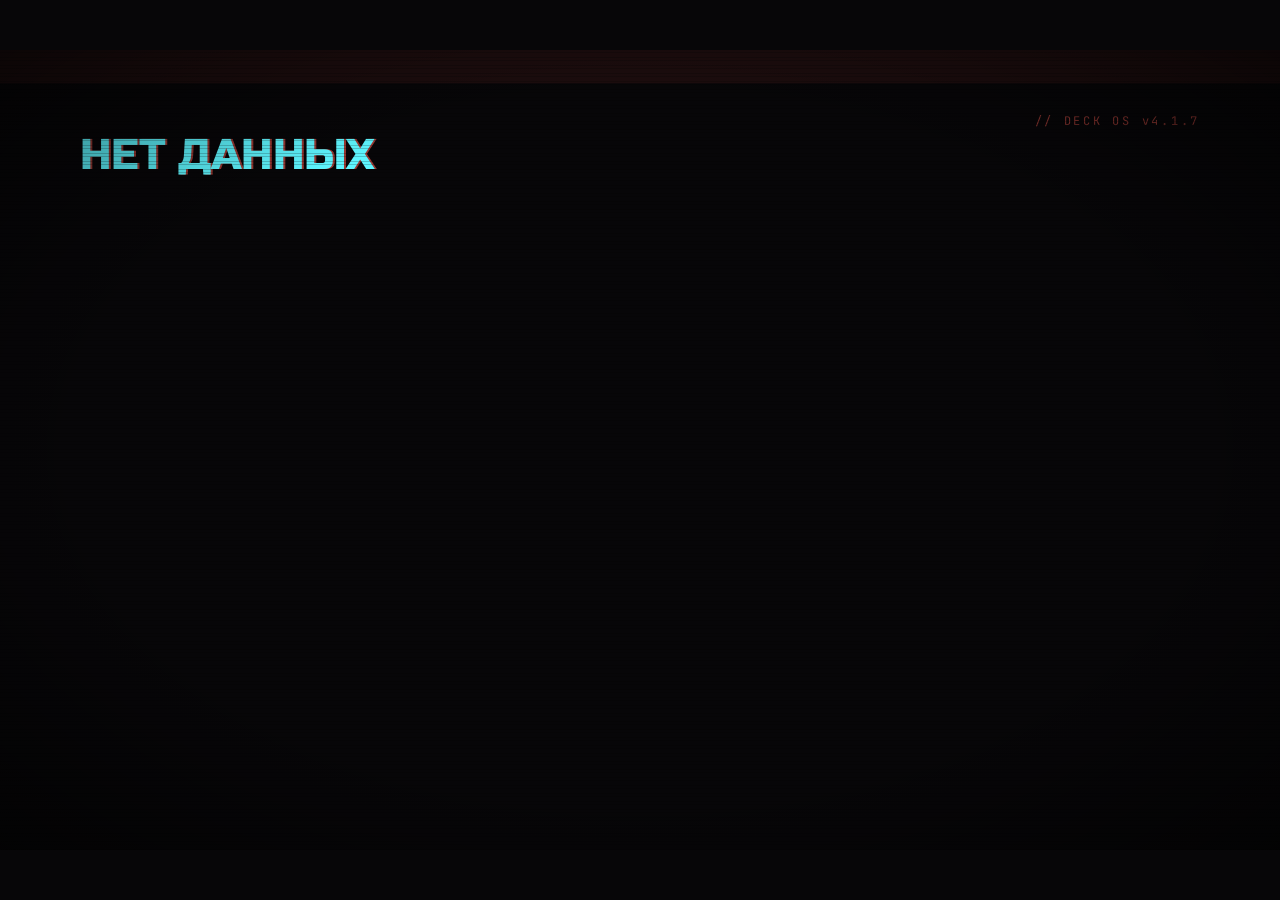
<file: assets/terminal/terminal.html>
<!doctype html>
<html lang="ru"><head><meta charset="utf-8"><title>TERMINAL</title>
<style>
@font-face{font-family:Mono;font-weight:400;src:url(fonts/jetbrains-mono-cyrillic-400-normal.woff2);unicode-range:U+0400-04FF}
@font-face{font-family:Mono;font-weight:400;src:url(fonts/jetbrains-mono-latin-400-normal.woff2);unicode-range:U+0000-03FF}
@font-face{font-family:Mono;font-weight:700;src:url(fonts/jetbrains-mono-cyrillic-700-normal.woff2);unicode-range:U+0400-04FF}
@font-face{font-family:Mono;font-weight:700;src:url(fonts/jetbrains-mono-latin-700-normal.woff2);unicode-range:U+0000-03FF}
@font-face{font-family:Russo;font-weight:400;src:url(fonts/russo-one-cyrillic-400-normal.woff2);unicode-range:U+0400-04FF}
@font-face{font-family:Russo;font-weight:400;src:url(fonts/russo-one-latin-400-normal.woff2);unicode-range:U+0000-03FF}
*{margin:0;padding:0;box-sizing:border-box}
:root{--bg:#0c0a0e;--ln:#ff5c50;--dim:#8a3530;--c:#5ef6ff;--y:#fcee0a;--tx:#ffc2b8}
html,body{width:100%;height:100%;overflow:hidden;background:#070608}
#stage{width:1920px;height:1200px;position:absolute;left:0;top:0;transform-origin:0 0;background:var(--bg);color:var(--tx);font-family:Mono;overflow:hidden;animation:glitch 7s steps(1) infinite}
#stage:before{content:"";position:absolute;inset:0;background:linear-gradient(rgba(255,92,80,.05) 1px,transparent 1px) 0 0/24px 24px,linear-gradient(90deg,rgba(255,92,80,.05) 1px,transparent 1px) 0 0/24px 24px;pointer-events:none}
#stage:after{content:"";position:absolute;inset:0;pointer-events:none;z-index:80;background:repeating-linear-gradient(transparent 0 3px,rgba(0,0,0,.2) 3px 4px),radial-gradient(ellipse at 50% 50%,transparent 60%,rgba(0,0,0,.6))}
@keyframes glitch{0%,92%,100%{filter:none}93%{filter:drop-shadow(5px 0 rgba(94,246,255,.7)) drop-shadow(-5px 0 rgba(255,92,80,.7))}94%{filter:drop-shadow(-8px 0 rgba(94,246,255,.6))}95%{filter:none}97%{filter:drop-shadow(3px 0 rgba(94,246,255,.6))}98%{filter:none}}
#band{position:absolute;left:0;right:0;height:50px;z-index:79;pointer-events:none;background:rgba(255,92,80,.09);animation:band 7s steps(1) infinite}
@keyframes band{0%,92%,100%{top:-100px}93%{top:300px}94%{top:820px;height:20px}96%{top:560px;height:8px}}
@keyframes blink{0%,100%{opacity:1}50%{opacity:.2}}
.cut{clip-path:polygon(0 0,calc(100% - 26px) 0,100% 26px,100% 100%,26px 100%,0 calc(100% - 26px))}

/* шапка */
#hdr{position:absolute;left:40px;right:40px;top:28px;height:100px;border:2px solid var(--ln);background:rgba(255,92,80,.05);display:flex;align-items:center;padding:0 30px;gap:34px}
#hdr .dev small{display:block;font-size:14px;letter-spacing:.2em;color:var(--dim)}
#hdr .dev b{font:400 40px/1.1 Russo;color:#fff;text-shadow:2px 0 rgba(94,246,255,.55),-2px 0 rgba(255,92,80,.55)}
#hdr .dev b i{font-style:normal;color:var(--ln)}
#tabs{display:flex;gap:6px;margin-left:auto}
#tabs span{padding:8px 22px;border:1px solid rgba(255,92,80,.4);color:var(--dim);font:700 17px Mono;letter-spacing:.16em;cursor:pointer;user-select:none}
#tabs span.a{background:var(--ln);color:var(--bg);border-color:var(--ln)}
#tabs span .n{display:inline-block;margin-left:10px;padding:0 7px;background:var(--c);color:var(--bg);font-size:13px}
#clock{font:700 18px Mono;color:var(--c);letter-spacing:.14em;text-align:right;line-height:1.5}
#clock:before{content:"";display:inline-block;width:9px;height:9px;background:var(--c);margin-right:10px;box-shadow:0 0 10px var(--c);animation:blink 1s infinite}

/* список */
#list{position:absolute;left:40px;top:160px;width:560px;bottom:70px;border:1.5px solid rgba(255,92,80,.45);overflow:hidden}
#list h4{font:700 15px Mono;letter-spacing:.22em;color:var(--dim);padding:16px 22px;border-bottom:1px solid rgba(255,92,80,.3)}
.it{position:relative;padding:16px 22px 16px 30px;border-bottom:1px solid rgba(255,92,80,.15);cursor:pointer;opacity:0;transform:translateX(-20px);transition:opacity .3s,transform .3s,background .2s}
.it.on{opacity:1;transform:none}
.it:hover{background:rgba(255,92,80,.08)}
.it.sel{background:rgba(255,92,80,.16)}
.it.sel:before{content:"";position:absolute;left:0;top:0;bottom:0;width:6px;background:var(--ln)}
.it .t{font:700 20px Mono;color:#fff;white-space:nowrap;overflow:hidden;text-overflow:ellipsis}
.it .m{font:400 15px Mono;color:var(--dim);margin-top:6px;letter-spacing:.06em;display:flex;justify-content:space-between}
.it.unread .t:after{content:"NEW";margin-left:12px;font-size:12px;padding:2px 6px;background:var(--c);color:var(--bg);vertical-align:3px}
.it.lock .t{color:var(--c)}
.it .ic{display:inline-block;width:34px;color:var(--ln)}

/* окно */
#pane{position:absolute;left:640px;right:40px;top:160px;bottom:70px;border:1.5px solid rgba(255,92,80,.45);background:rgba(10,8,12,.6)}
#pane:after{content:"";position:absolute;right:-2px;top:-2px;width:30px;height:30px;background:linear-gradient(225deg,var(--ln) 0 48%,transparent 50%)}
#ph{padding:22px 34px 18px;border-bottom:1px solid rgba(255,92,80,.3);min-height:96px}
#ph .t{font:400 34px/1.15 Russo;color:#fff}
#ph .m{font:400 16px Mono;color:var(--dim);margin-top:8px;letter-spacing:.1em}
#ph .m b{color:var(--ln);font-weight:700}
#pb{position:absolute;left:0;right:0;top:98px;bottom:0;padding:26px 34px;overflow:hidden;font:400 22px/1.55 Mono}
#pb .ln{min-height:1.55em;white-space:pre-wrap}
.y{color:var(--y)}.c{color:var(--c)}.r{color:var(--ln)}.w{color:#fff}.d{color:var(--dim)}.big{font:400 30px/1.4 Russo;color:#fff}
.hl{background:rgba(252,238,10,.14);color:var(--y);padding:0 6px}
.cur{display:inline-block;width:12px;height:1.1em;background:var(--ln);vertical-align:-3px;animation:blink .6s infinite}
table{border-collapse:collapse;width:100%;font:400 19px/1.35 Mono}
th{font:700 15px Mono;letter-spacing:.16em;color:var(--dim);text-align:left;padding:10px 12px;border-bottom:2px solid var(--ln)}
td{padding:12px 12px;border-bottom:1px solid rgba(255,92,80,.2);color:var(--tx);opacity:0}
tr.on td{opacity:1;animation:rowin .35s}
@keyframes rowin{0%{background:rgba(255,92,80,.35);color:#fff}100%{background:transparent}}
tr.alert td{color:var(--c)}tr.warn td{color:var(--y)}
#note{margin-top:22px;opacity:0;transition:opacity .4s}
#imgw{position:relative;margin-top:4px;border:1px solid rgba(255,92,80,.4)}
#imgw img{display:block;width:100%;clip-path:inset(0 0 100% 0)}
#imgw .sl{position:absolute;left:0;right:0;height:3px;background:var(--ln);box-shadow:0 0 16px var(--ln)}
#cam{display:block;width:100%;border:1px solid rgba(255,92,80,.4)}
.locked{display:flex;flex-direction:column;align-items:center;justify-content:center;height:100%;gap:18px;color:var(--c);font:700 26px Mono;letter-spacing:.2em}
.locked .bar{width:520px;height:18px;border:2px solid var(--c);position:relative}.locked .bar i{position:absolute;left:3px;top:3px;bottom:3px;background:var(--c);width:0}

#foot{position:absolute;left:40px;right:40px;bottom:22px;display:flex;justify-content:space-between;font:400 14px Mono;letter-spacing:.2em;color:var(--dim)}

/* загрузка */
#boot{position:absolute;inset:0;z-index:70;background:#070608;padding:90px 120px;font:400 24px/1.75 Mono;color:var(--ln);transition:opacity .5s}
#boot .ok{color:var(--y)}#boot .c{color:var(--c)}
#boot .bb{margin-top:26px;width:860px;height:22px;border:2px solid var(--ln);position:relative}
#boot .bb i{position:absolute;left:3px;top:3px;bottom:3px;width:0;background:var(--ln);box-shadow:0 0 14px var(--ln)}
#boot .big2{margin-top:30px;font:400 64px Russo;color:var(--c);text-shadow:3px 0 rgba(255,92,80,.6);opacity:0}
#boot:before{content:"// DECK OS v4.1.7";position:absolute;right:120px;top:90px;color:var(--dim);letter-spacing:.2em;font-size:18px}
#snd{font:700 15px Mono;letter-spacing:.14em;padding:8px 14px;border:1px solid var(--c);color:var(--c);cursor:pointer;user-select:none}#snd.off{border-color:var(--dim);color:var(--dim)}
#gate{position:absolute;inset:0;z-index:75;background:#070608;display:none;align-items:center;justify-content:center;font:400 54px Russo;color:var(--c);cursor:pointer;letter-spacing:.1em;text-shadow:3px 0 rgba(255,92,80,.6)}
#gate:hover{color:#fff}
.it.unread .t:after{content:attr(data-new)}
.it.nlock .t{color:#5a2622}.it.nlock .m span:first-child{color:var(--ln)}
.it.fl.here{box-shadow:inset 0 0 0 2px var(--c)}.it.fl.ok .m span:last-child{color:var(--y)}.it.fl.ice .t{color:var(--c)}.it.fl.ice .m span:last-child{color:var(--c)}
#ph input{width:56px;background:#1a1012;border:1px solid var(--ln);color:#fff;font:700 18px Mono;padding:2px 6px}
.nbar{display:flex;gap:10px;margin-bottom:22px;flex-wrap:wrap}
#pb button{background:transparent;border:1.5px solid var(--ln);color:var(--ln);font:700 17px Mono;letter-spacing:.12em;padding:10px 20px;cursor:pointer}
#pb button:hover{background:rgba(255,92,80,.15);color:#fff}#pb button.hot{background:var(--ln);color:var(--bg)}#pb button.dim{border-color:var(--dim);color:var(--dim);margin-left:auto}
#pb button:disabled{opacity:.3;cursor:default}
.fcard{border:1.5px solid rgba(255,92,80,.45);padding:20px 24px;background:rgba(255,92,80,.04);clip-path:polygon(0 0,calc(100% - 22px) 0,100% 22px,100% 100%,0 100%)}
.fcard.ice{border-color:var(--c);background:rgba(94,246,255,.05)}.fcard.ice .big{color:var(--c)}
.fcard .fh{display:flex;justify-content:space-between;align-items:center;margin-bottom:10px}.fcard .dv{font:700 26px Russo;color:var(--y)}
.fcard .ln{font-size:19px;margin-top:6px}
.ice-st{display:flex;gap:10px;margin:12px 0}.ice-st div{border:1px solid var(--c);padding:6px 14px;text-align:center;min-width:86px}.ice-st small{display:block;font-size:13px;color:var(--c);letter-spacing:.2em}.ice-st b{font:400 30px Russo;color:#fff}
.rollr{display:flex;gap:10px;align-items:center;margin-top:18px;flex-wrap:wrap}.rollr .d{font-size:15px}
.rollr input{width:80px;background:#1a1012;border:1px solid var(--ln);color:#fff;font:700 20px Mono;padding:8px}
.rres{margin-top:16px;display:flex;justify-content:space-between;align-items:center;padding:14px 20px;border:2px solid;font-size:19px;animation:rowin .4s}
.rres.okk{border-color:var(--y);color:var(--y)}.rres.bad{border-color:var(--ln);color:var(--ln)}.rres .v{font:400 30px Russo}.rres em{font-style:normal;color:var(--c)}
.nlog{position:absolute;left:34px;right:34px;bottom:20px;font-size:16px;line-height:1.6;color:var(--tx);border-top:1px solid rgba(255,92,80,.3);padding-top:10px}
#hint{position:fixed;right:12px;bottom:6px;font:400 12px monospace;letter-spacing:.2em;color:#8a3530;z-index:90;animation:hf 5s forwards}@keyframes hf{0%,70%{opacity:1}100%{opacity:0}}
</style></head><body>
<div id="stage">
  <div id="hdr" class="cut"><div class="dev"><small id="devs"></small><b id="devb"></b></div>
    <div id="tabs"><span data-t="files"></span><span data-t="msgs"></span></div><div id="clock"></div><div id="snd">♪ ON</div></div>
  <div id="list" class="cut"><h4 id="lh"></h4><div id="items"></div></div>
  <div id="pane"><div id="ph"></div><div id="pb"></div></div>
  <div id="foot"><span id="fl"></span><span id="keys"></span></div>
  <div id="band"></div>
  <div id="boot"></div><div id="gate"></div>
</div>
<div id="hint"></div>
<script></script>
<script>
/* Терминал в стиле 2077: данные (window.__TERM, ?id= из модуля Night City Map или ?data=url) + звуки на WebAudio. */
const st=document.getElementById('stage'),$=s=>st.querySelector(s);
function fit(){const k=Math.min(innerWidth/1920,innerHeight/1200);st.style.transform=`translate(${(innerWidth-1920*k)/2}px,${(innerHeight-1200*k)/2}px) scale(${k})`}
fit();addEventListener('resize',fit);
const sleep=ms=>new Promise(r=>setTimeout(r,ms));
let P=null;try{P=window.parent!==window&&window.parent.game?window.parent:null}catch(e){P=null}
const EN=(()=>{try{const l=new URLSearchParams(location.search).get('lang')||(P&&(P.NightCityMap?.lang?.()||P.game.i18n.lang))||'ru';return!String(l).startsWith('ru')}catch(e){return false}})();
const L=EN?{files:'FILES',msgs:'MESSAGES',lf:'// FILES',lm:'// INBOX',type:'TYPE',mod:'MODIFIED',size:'SIZE',from:'FROM',to:'TO',dec:'DECRYPTING FILE',ok:'ACCESS GRANTED',keys:'↑↓ — SELECT · M — SOUND · R — RESTART',hint:'CLICK FILES AND MESSAGES',gate:'[ CONNECT ]',conn:'> CONNECTING TO TERMINAL ',find:'  locating node ......................',found:'FOUND',ice:'  ICE: ',broke:'BREACHED',key:'  session key ......................',spoof:'SPOOFED',fs:'> MOUNTING FILE SYSTEM',nd:'NO DATA',newm:'NEW'}
 :{files:'ФАЙЛЫ',msgs:'СООБЩЕНИЯ',lf:'// ФАЙЛЫ',lm:'// ВХОДЯЩИЕ',type:'ТИП',mod:'ИЗМЕНЁН',size:'РАЗМЕР',from:'ОТ',to:'КОМУ',dec:'ДЕШИФРОВКА ФАЙЛА',ok:'ДОСТУП ПОЛУЧЕН',keys:'↑↓ — ВЫБОР · M — ЗВУК · R — ПЕРЕЗАПУСК',hint:'КЛИКАЙ ПО ФАЙЛАМ И СООБЩЕНИЯМ',gate:'[ ПОДКЛЮЧИТЬСЯ ]',conn:'> ПОДКЛЮЧЕНИЕ К ТЕРМИНАЛУ ',find:'  поиск узла ......................',found:'НАЙДЕН',ice:'  ICE: ',broke:'ВЗЛОМАН',key:'  ключ сессии ......................',spoof:'ПОДМЕНЁН',fs:'> ЗАГРУЗКА ФАЙЛОВОЙ СИСТЕМЫ',nd:'НЕТ ДАННЫХ',newm:'НОВОЕ'};

/* ---------------- звук ---------------- */
const S={ctx:null,out:null,on:true,last:{},hum:null,
  init(){if(this.ctx)return;let c=null;
    try{const pc=P&&P.game.audio&&(P.game.audio.interface||P.game.audio.context);if(pc&&typeof pc.createOscillator==='function')c=pc}catch(e){}
    if(!c){const AC=window.AudioContext||window.webkitAudioContext;if(AC)c=new AC()}
    if(!c)return;this.ctx=c;this.out=c.createGain();
    let v=.45;try{if(P)v*=Number(P.game.settings.get('core','globalInterfaceVolume'))||.5}catch(e){}
    this.base=v;this.out.gain.value=this.on?v:0;this.out.connect(c.destination);
    try{this.on=localStorage.getItem('ncm-term-mute')!=='1'}catch(e){}this.out.gain.value=this.on?v:0;
    this.noiseBuf=c.createBuffer(1,c.sampleRate,c.sampleRate);const d=this.noiseBuf.getChannelData(0);for(let i=0;i<d.length;i++)d[i]=Math.random()*2-1;},
  ok(){return this.ctx&&this.ctx.state==='running'},
  toggle(){this.on=!this.on;if(this.out)this.out.gain.value=this.on?this.base:0;try{localStorage.setItem('ncm-term-mute',this.on?'0':'1')}catch(e){}btnS()},
  lim(k,ms){const n=performance.now();if(this.last[k]&&n-this.last[k]<ms)return false;this.last[k]=n;return true},
  tone(f,dur,{type='square',vol=.12,at=0,f2=null,att=.004}={}){if(!this.ok())return;const c=this.ctx,t=c.currentTime+at,o=c.createOscillator(),g=c.createGain();
    o.type=type;o.frequency.setValueAtTime(f,t);if(f2)o.frequency.exponentialRampToValueAtTime(f2,t+dur);
    g.gain.setValueAtTime(0,t);g.gain.linearRampToValueAtTime(vol,t+att);g.gain.exponentialRampToValueAtTime(.0001,t+dur);o.connect(g);g.connect(this.out);o.start(t);o.stop(t+dur+.02)},
  noise(dur,{vol=.15,f=3000,q=1,type='bandpass',at=0,f2=null}={}){if(!this.ok())return;const c=this.ctx,t=c.currentTime+at,s=c.createBufferSource(),b=c.createBiquadFilter(),g=c.createGain();
    s.buffer=this.noiseBuf;s.loop=true;b.type=type;b.frequency.setValueAtTime(f,t);if(f2)b.frequency.exponentialRampToValueAtTime(f2,t+dur);b.Q.value=q;
    g.gain.setValueAtTime(vol,t);g.gain.exponentialRampToValueAtTime(.0001,t+dur);s.connect(b);b.connect(g);g.connect(this.out);s.start(t,Math.random()*.5);s.stop(t+dur+.02)},
  key(){if(this.lim('key',38))this.noise(.025,{vol:.09+Math.random()*.05,f:2500+Math.random()*2500,q:4})},
  line(){this.tone(1320,.05,{vol:.05})},
  boot(){this.tone(880,.08,{vol:.07});this.tone(1760,.06,{vol:.04,at:.05})},
  prog(k){if(this.lim('prog',45))this.tone(300+k*9,.04,{type:'triangle',vol:.06})},
  granted(){[523,659,784,1047].forEach((f,i)=>this.tone(f,.35,{type:'triangle',vol:.1,at:i*.07}));this.noise(.5,{vol:.08,f:6000,f2:800,at:.05})},
  hover(){if(this.lim('hov',60))this.tone(2400,.018,{vol:.03})},
  open(){this.tone(1100,.05,{vol:.08});this.tone(1650,.07,{vol:.06,at:.045});this.noise(.08,{vol:.05,f:4000})},
  tab(){this.tone(700,.05,{vol:.08});this.tone(1050,.05,{vol:.07,at:.06})},
  row(){if(this.lim('row',50)){this.tone(1900,.03,{vol:.05});this.noise(.04,{vol:.05,f:5000,q:6})}},
  decrypt(k){if(this.lim('dec',70)){this.tone(200+Math.random()*900,.06,{type:'sawtooth',vol:.035});this.noise(.05,{vol:.04,f:1500+k*40,q:8})}},
  unlocked(){this.tone(1568,.12,{type:'triangle',vol:.09});this.tone(2093,.25,{type:'triangle',vol:.08,at:.09})},
  glitch(){this.noise(.18,{vol:.12,f:900,q:.7});this.tone(60,.15,{type:'sawtooth',vol:.06,f2:40})},
  alarm(){for(let i=0;i<3;i++){this.tone(880,.18,{type:'square',vol:.07,at:i*.42});this.tone(660,.18,{type:'square',vol:.07,at:i*.42+.2})}},
  img(){if(this.lim('img',40))this.noise(.05,{vol:.04,f:7000,q:3})},
  humOn(){if(!this.ok()||this.hum)return;const c=this.ctx,o=c.createOscillator(),g=c.createGain(),s=c.createBufferSource(),b=c.createBiquadFilter(),g2=c.createGain();
    o.type='sawtooth';o.frequency.value=50;g.gain.value=.015;o.connect(g);g.connect(this.out);o.start();
    s.buffer=this.noiseBuf;s.loop=true;b.type='lowpass';b.frequency.value=1200;g2.gain.value=.025;s.connect(b);b.connect(g2);g2.connect(this.out);s.start();this.hum=[o,s];try{const R=(P||window);R.__ncAudio=R.__ncAudio||new Set();this.hum.forEach(n=>R.__ncAudio.add(n))}catch(e){}},
  humOff(){if(this.hum){this.hum.forEach(n=>{try{n.stop();(P||window).__ncAudio?.delete(n)}catch(e){}});this.hum=null}},
};
function btnS(){const b=$('#snd');if(b)b.textContent=S.on?'♪ ON':'♪ OFF';if(b)b.classList.toggle('off',!S.on)}

/* ---------------- данные ---------------- */
async function getData(){
  if(window.__TERM)return window.__TERM;
  const q=new URLSearchParams(location.search),id=q.get('id'),u=q.get('data');
  if(id&&P)for(let i=0;i<20;i++){try{const d=P.NightCityMap?.termData?.(id);if(d)return d}catch(e){}await sleep(250)}
  if(u){try{return await (await fetch(u)).json()}catch(e){}}
  return null;
}
let D=null,token=0,cur='files',sel=0;

async function start(){
  D=await getData();
  if(!D){$('#boot').innerHTML=`<div class="big2" style="opacity:1">${L.nd}</div>`;return}
  D.files=D.files||[];D.msgs=D.msgs||[];
  document.title=D.title||'TERMINAL';
  $('#devs').textContent=D.devSmall||'';$('#devb').innerHTML=D.dev||'';$('#fl').textContent=D.foot||'';$('#keys').textContent=L.keys;document.getElementById('hint').textContent=L.hint;
  setInterval(()=>{$('#clock').innerHTML=(D.clock||'')+'<br><span style="color:#8a3530">'+(D.net||'')+'</span>'},500);
  if(D.arch){$('#tabs').insertAdjacentHTML('afterbegin','<span data-t="net"></span>');NS=nsLoad();nsJSON=JSON.stringify(NS);}
  document.querySelectorAll('#tabs span').forEach(s=>{const t=s.dataset.t;s.textContent=L[t];const n=(Array.isArray(D[t])?D[t]:[]).filter(x=>x.unread).length;if(n)s.innerHTML+=`<span class="n">${n}</span>`;
    s.onclick=()=>{S.tab();openTab(t)};s.onmouseenter=()=>S.hover()});
  $('#snd').onclick=()=>S.toggle();btnS();
  S.init();
  if(!S.ok()&&S.ctx){ // браузер без клика звук не даёт — экран «подключиться»
    const g=$('#gate');g.style.display='flex';g.textContent=L.gate;
    await new Promise(r=>g.onclick=r);try{await S.ctx.resume()}catch(e){}g.remove();
  }
  boot();
}
function bootLines(){if(D.boot)return D.boot;
  return[[L.conn+(D.node||'NODE-01'),null],[L.find,['ok',L.found]],[L.ice+(D.ice||'«ICE» v1.0')+' .......',['c',L.broke]],[L.key,['ok',L.spoof]],[L.fs,null]]}
async function boot(){const b=$('#boot');
  for(const [a,c] of bootLines()){const d=document.createElement('div');d.innerHTML=a+(c?` <span class="${c[0]}">${c[1]}</span>`:'');b.appendChild(d);S.boot();await sleep(260)}
  b.insertAdjacentHTML('beforeend',`<div class="bb"><i></i></div><div class="big2">${L.ok}</div>`);
  const i=b.querySelector('.bb i');for(let k=0;k<=100;k+=4){i.style.width=k*8.5+'px';S.prog(k);await sleep(k>80&&k<92?90:22)}
  const g=b.querySelector('.big2');g.style.transition='opacity .2s';g.style.opacity=1;S.granted();await sleep(700);
  b.style.opacity=0;await sleep(500);b.remove();
  setInterval(()=>S.glitch(),7000);setTimeout(()=>S.glitch(),6510-((performance.now()-t0)%7000)>0?6510-((performance.now()-t0)%7000):0);
  openTab(D.arch?'net':(D.startTab||'files'));
}
const t0=performance.now();
async function openTab(t){cur=t;const my=++token;S.humOff();
  document.querySelectorAll('#tabs span').forEach(s=>s.classList.toggle('a',s.dataset.t===t));
  if(t==='net'){netList();netPane();return}
  $('#lh').textContent=t==='files'?L.lf:L.lm;
  const box=$('#items');box.innerHTML='';const LST=D[t]||[];
  LST.forEach((x,i)=>{const d=document.createElement('div');const lk=isLocked(x,t);d.className='it'+(x.unread&&!lk?' unread':'')+(x.lock?' lock':'')+(lk?' nlock':'');d.dataset.new=L.newm;
    d.innerHTML=t==='files'?`<div class="t"><span class="ic">${x.ic||'▤'}</span>${x.name}</div><div class="m"><span>${lk?NL.locked+' '+(x.floor+1):(x.kind||'')}</span><span>${x.date||''}</span></div>`
      :`<div class="t">${x.subj}</div><div class="m"><span>${lk?NL.locked+' '+(A().msgsFloor+1):L.from+': '+x.from}</span><span>${x.date||''}</span></div>`;
    d.onclick=()=>{S.open();show(i)};d.onmouseenter=()=>S.hover();box.appendChild(d);});
  const its=[...box.children];for(let i=0;i<its.length;i++){if(my!==token)return;its[i].classList.add('on');S.row();await sleep(90)}
  if(LST.length)show(0);else{$('#ph').innerHTML='';$('#pb').innerHTML=''}
}
addEventListener('pagehide',()=>S.humOff());
addEventListener('keydown',e=>{if(/^[rRкК]$/.test(e.key))location.reload();if(/^[mMьЬ]$/.test(e.key))S.toggle();if(!D)return;
  if(e.target&&e.target.tagName==='INPUT')return;
  const n=(D[cur]||[]).length;if(cur==='net'){if(e.key==='ArrowLeft'||e.key==='ArrowRight'){}else return}else if(!n)return;if(e.key==='ArrowDown'){S.open();show((sel+1)%n)}if(e.key==='ArrowUp'){S.open();show((sel+n-1)%n)}
  if(e.key==='ArrowRight'||e.key==='ArrowLeft'){const tb=[...document.querySelectorAll('#tabs span[data-t]')].map(s=>s.dataset.t),k=tb.indexOf(cur);S.tab();openTab(tb[(k+(e.key==='ArrowRight'?1:tb.length-1))%tb.length])}});

async function type(el,html,speed){
  const tmp=document.createElement('div');tmp.innerHTML=html;el.innerHTML='';const my=token;
  async function walk(src,dst){for(const n of [...src.childNodes]){if(my!==token)return;
    if(n.nodeType===3){const tn=document.createTextNode('');dst.appendChild(tn);const s=n.textContent;
      for(let i=0;i<s.length;i+=speed){if(my!==token)return;tn.textContent=s.slice(0,i+speed);if(s[i]!==' ')S.key();await sleep(12)}}
    else{const c=n.cloneNode(false);dst.appendChild(c);await walk(n,c)}}}
  await walk(tmp,el);
}
async function show(i){const my=++token;sel=i;S.humOff();const x=D[cur][i];
  if(isLocked(x,cur)){[...$('#items').children].forEach((d,k)=>d.classList.toggle('sel',k===i));const fl=cur==='msgs'?A().msgsFloor:x.floor;
    $('#ph').innerHTML=`<div class="t">${cur==='files'?x.name.replace(/./g,(c,j)=>j%3?c:'█'):'█████ ███'}</div><div class="m">${NL.locked} ${fl+1}</div>`;
    $('#pb').innerHTML=`<div class="locked" style="color:var(--ln)"><div>⛔ ${NL.closed}</div><div class="d" style="font-size:18px">${NL.closedT} ${fl+1} · ${(A().floors[fl]||{}).name||''}</div></div>`;S.tone(160,.25,{type:'sawtooth',vol:.07,f2:80});return}
  x.unread=false;
  [...$('#items').children].forEach((d,k)=>{d.classList.toggle('sel',k===i);if(k===i)d.classList.remove('unread')});
  const ph=$('#ph'),pb=$('#pb');pb.innerHTML='';
  ph.innerHTML=cur==='files'?`<div class="t">${x.name}</div><div class="m">${L.type}: <b>${x.kind||'—'}</b> · ${L.mod}: <b>${x.date||'—'}</b>${x.size?` · ${L.size}: <b>${x.size}</b>`:''}</div>`
    :`<div class="t">${x.subj}</div><div class="m">${L.from}: <b>${x.from}</b> · ${L.to}: <b>${x.to||D.owner||''}</b> · ${x.date||''}</div>`;
  if(x.lock){pb.innerHTML=`<div class="locked"><div>${L.dec}</div><div class="bar"><i></i></div><div class="d" style="font-size:16px">ICE: ${x.lock}</div></div>`;
    const b=pb.querySelector('.bar i');for(let k=0;k<=100;k+=2){if(my!==token)return;b.style.width=k*5.1+'px';S.decrypt(k);await sleep(k>60&&k<70?120:25)}
    if(my!==token)return;S.unlocked();pb.innerHTML='';}
  const c=x.body||x;
  if(c.alarm)S.alarm();
  if(c.table){const t=document.createElement('table');t.innerHTML='<tr>'+c.table[0].map(h=>`<th>${h}</th>`).join('')+'</tr>';pb.appendChild(t);
    for(const r of c.table.slice(1)){if(my!==token)return;const cls=r[0]==='!'?'alert':r[0]==='?'?'warn':'';const cells=cls?r.slice(1):r;
      const tr=document.createElement('tr');tr.className=cls;tr.innerHTML=cells.map(v=>`<td>${v}</td>`).join('');t.appendChild(tr);await sleep(40);tr.classList.add('on');S.row();if(cls==='alert')S.tone(440,.12,{type:'square',vol:.06});await sleep(260)}
    if(c.lines){const n=document.createElement('div');n.id='note';pb.appendChild(n);n.style.opacity=1;for(const l of c.lines){if(my!==token)return;const d=document.createElement('div');d.className='ln';n.appendChild(d);S.line();await type(d,l,3)}}
    return}
  if(c.img){const w=document.createElement('div');w.id='imgw';w.innerHTML=`<img src="${c.img}"><div class="sl"></div>`;pb.appendChild(w);const im=w.querySelector('img'),sl=w.querySelector('.sl');
    for(let k=0;k<=100;k+=2){if(my!==token)return;im.style.clipPath=`inset(0 0 ${100-k}% 0)`;sl.style.top=k+'%';S.img();await sleep(18)}sl.remove();
    if(c.lines)for(const l of c.lines){const d=document.createElement('div');d.className='ln';d.style.marginTop='14px';pb.appendChild(d);await type(d,l,3)}return}
  if(c.cam){const cv=document.createElement('canvas');cv.id='cam';cv.width=1160;cv.height=600;pb.appendChild(cv);S.glitch();S.humOn();camLoop(cv,c.cam,my);
    if(c.lines)for(const l of c.lines){const d=document.createElement('div');d.className='ln';d.style.marginTop='12px';pb.appendChild(d);await type(d,l,3)}return}
  for(const l of (c.lines||[])){if(my!==token)return;const d=document.createElement('div');d.className='ln';pb.appendChild(d);S.line();
    const cu=document.createElement('span');cu.className='cur';await type(d,l,2);d.appendChild(cu);await sleep(30);cu.remove()}
  const cu=document.createElement('span');cu.className='cur';pb.appendChild(cu);
}
function camLoop(cv,cam,my){const g=cv.getContext('2d');const W=cv.width,H=cv.height;let f=0;
  (function fr(){if(my!==token)return;f++;
    g.fillStyle='#0d0b0c';g.fillRect(0,0,W,H);
    g.strokeStyle='rgba(255,140,120,.5)';g.lineWidth=3;
    g.beginPath();g.moveTo(80,560);g.lineTo(380,330);g.lineTo(780,330);g.lineTo(1080,560);g.stroke();
    g.beginPath();g.moveTo(380,330);g.lineTo(380,60);g.moveTo(780,330);g.lineTo(780,60);g.stroke();
    for(let k=0;k<9;k++){g.beginPath();g.moveTo(380,60+k*30);g.lineTo(780,60+k*30);g.strokeStyle='rgba(255,140,120,.12)';g.stroke()}
    g.fillStyle='rgba(255,180,160,.35)';
    const n=cam.n||4;for(let i=0;i<n;i++){const x=300+i*(580/Math.max(1,n-1)),y=[470,420,440,480,450,430][i%6],s=[1,.8,.85,1,.9,.8][i%6],b=Math.sin(f/20+i)*2;
      g.beginPath();g.ellipse(x,y-70*s+b,22*s,26*s,0,0,7);g.fill();g.fillRect(x-30*s,y-45*s+b,60*s,70*s);
      g.fillStyle='rgba(255,92,80,.25)';g.fillRect(x-70*s,y+25*s,140*s,14*s);g.fillStyle='rgba(255,180,160,.35)'}
    if(cam.twitch&&f%90<6){g.fillStyle='rgba(94,246,255,.4)';g.fillRect(500,330,60,90);if(f%90===0)S.glitch()}
    const id=g.getImageData(0,0,W,H),d=id.data;for(let p=0;p<d.length;p+=4*3){const q=(Math.random()-.5)*60;d[p]+=q;d[p+1]+=q*.6;d[p+2]+=q*.6}g.putImageData(id,0,0);
    if(Math.random()<.05){const y=Math.random()*H;g.drawImage(cv,0,y,W,20,(Math.random()-.5)*40,y,W,20)}
    g.font='700 26px Mono';g.fillStyle='#ff5c50';g.fillText((f%40<20?'● ':'  ')+'REC   '+(cam.title||''),30,44);
    g.font='400 20px Mono';g.fillStyle='#ffc2b8';g.fillText((cam.time||'00:00')+':'+String(Math.floor(f/30)%60).padStart(2,'0'),W-210,44);
    g.fillStyle='#5ef6ff';g.fillText(cam.tag||'',30,H-24);
    requestAnimationFrame(fr)})();
}


/* ---------------- NET-архитектура (Cyberpunk RED): этажи, проверки, Black ICE ---------------- */
const NL=EN?{net:'NET',arch:'NET ARCHITECTURE',floor:'FLOOR',iface:'INTERFACE',acts:'NET ACTIONS / TURN',jin:'JACK IN',jout:'JACK OUT',path:'PATHFINDER',down:'GO DOWN ▼',
  roll:'ROLL',own:'or your result',ok:'SUCCESS',fail:'FAIL',crit:'CRIT',fumble:'FUMBLE',done:'BREACHED',icea:'ACTIVE',iced:'DEREZZED',slid:'SLIPPED PAST',locked:'LOCKED · FLOOR',
  closed:'ACCESS DENIED',closedT:'Clear floor',reset:'RESET RUN',here:'YOU ARE HERE',out:'NOT JACKED IN',unk:'???',derez:'DEREZZED',slide:'SLIDE',
  pwd:'PASSWORD',file:'FILE',ctrl:'CONTROL NODE',ice:'BLACK ICE',empty:'EMPTY',log:'// RUN LOG',
  rpwd:'Backdoor: Interface + 1d10 ≥ DV opens the floor. Fail — try again, it costs a NET Action.',
  rfile:'Eye-Dee: Interface + 1d10 ≥ DV — the file is yours.',
  rctrl:'Control: Interface + 1d10 ≥ DV — you control the device.',
  rice:'Black ICE goes by initiative (SPD + 1d10). Attack: Zap or an attacker program (Interface + 1d10) vs ICE DEF + 1d10, damage to REZ. Slide: Interface + 1d10 vs ICE PER + 1d10 to slip past.',
  rpath:'Pathfinder: Interface + 1d10 ≥ architecture DV reveals the map.',
  rout:'Jacking out is safe with no active Black ICE on you. Unsafe jack out: every active Black ICE gets its effect on you.'}
 :{net:'СЕТЬ',arch:'NET-АРХИТЕКТУРА',floor:'УРОВЕНЬ',iface:'ИНТЕРФЕЙС',acts:'NET-ДЕЙСТВИЙ ЗА ХОД',jin:'ПОДКЛЮЧИТЬСЯ',jout:'ОТКЛЮЧИТЬСЯ',path:'PATHFINDER',down:'СПУСТИТЬСЯ ▼',
  roll:'БРОСОК',own:'или свой результат',ok:'УСПЕХ',fail:'ПРОВАЛ',crit:'КРИТ',fumble:'ПРОВАЛ НА 1',done:'ВЗЛОМАНО',icea:'АКТИВЕН',iced:'ДЕРЕЗНУТ',slid:'ПРОСКОЧИЛ',locked:'ЗАКРЫТО · УР.',
  closed:'ДОСТУП ЗАКРЫТ',closedT:'Пройди уровень',reset:'СБРОС ЗАБЕГА',here:'ТЫ ЗДЕСЬ',out:'НЕ ПОДКЛЮЧЁН',unk:'???',derez:'ДЕРЕЗНУТЬ',slide:'SLIDE',
  pwd:'ПАРОЛЬ',file:'ФАЙЛ',ctrl:'УЗЕЛ УПРАВЛЕНИЯ',ice:'BLACK ICE',empty:'ПУСТО',log:'// ЖУРНАЛ ЗАБЕГА',
  rpwd:'Backdoor: Интерфейс + 1d10 ≥ DV — уровень открыт. Провал — можно снова, но это ещё одно NET-действие.',
  rfile:'Eye-Dee: Интерфейс + 1d10 ≥ DV — файл твой.',
  rctrl:'Control: Интерфейс + 1d10 ≥ DV — устройство под твоим управлением.',
  rice:'Black ICE ходит по инициативе (SPD + 1d10). Атака: Zap или боевая программа (Интерфейс + 1d10) против DEF + 1d10 льда, урон — в REZ. Slide: Интерфейс + 1d10 против PER + 1d10 льда — проскочить мимо.',
  rpath:'Pathfinder: Интерфейс + 1d10 ≥ DV архитектуры — видна вся карта.',
  rout:'Выход безопасен, если на тебе нет активного Black ICE. Небезопасный выход — каждый активный лёд применяет к тебе свой эффект.'};
L.net=NL.net;
const TYPES={pwd:{ic:'⌧',n:NL.pwd,act:'BACKDOOR',r:NL.rpwd,block:true},file:{ic:'▤',n:NL.file,act:'EYE-DEE',r:NL.rfile},ctrl:{ic:'⚙',n:NL.ctrl,act:'CONTROL',r:NL.rctrl},ice:{ic:'☠',n:NL.ice,r:NL.rice,block:true},empty:{ic:'·',n:NL.empty}};
const A=()=>D.arch;
let NS={pos:-1,done:{},map:false,log:[]},nsJSON='',fsel=0;
const tid=()=>new URLSearchParams(location.search).get('id')||('local-'+(D.title||''));
function nsLoad(){let s=null;try{if(P&&P.NightCityMap?.termState)s=P.NightCityMap.termState(tid())}catch(e){}
  if(!s){try{s=JSON.parse(localStorage.getItem('ncm-net-'+tid())||'null')}catch(e){}}
  return s||{pos:-1,done:{},map:false,log:[]}}
function nsSave(){nsJSON=JSON.stringify(NS);try{localStorage.setItem('ncm-net-'+tid(),nsJSON)}catch(e){}
  try{if(P&&P.NightCityMap?.termSetState)P.NightCityMap.termSetState(tid(),NS)}catch(e){}}
function logN(t){NS.log.push(t);NS.log=NS.log.slice(-40);}
const ifc=()=>{try{return Number(localStorage.getItem('ncm-iface')||4)}catch(e){return 4}};
const actsFor=i=>i>=10?5:i>=7?4:i>=4?3:2;
const fDone=i=>!!NS.done[i];
function isLocked(x,t){if(!A())return false;const fl=t==='msgs'?A().msgsFloor:x.floor;return fl!=null&&!fDone(fl)}
function visible(i){return NS.map||i<=NS.pos||fDone(i)}
function d10(){let r=1+Math.floor(Math.random()*10),note='';if(r===10){const e=1+Math.floor(Math.random()*10);r+=e;note=NL.crit+' +'+e}else if(r===1){const e=1+Math.floor(Math.random()*10);r-=e;note=NL.fumble+' −'+e}return[r,note]}

function netList(){const box=$('#items');box.innerHTML='';$('#lh').textContent='// '+NL.arch;
  A().floors.forEach((f,i)=>{const T=TYPES[f.type]||TYPES.empty,v=visible(i),d=document.createElement('div');
    let st=fDone(i)?(f.type==='ice'?(NS.done[i]==='slid'?NL.slid:NL.iced):NL.done):(i===NS.pos&&f.type==='ice'?NL.icea:'');
    d.className='it on fl'+(i===NS.pos?' here':'')+(fDone(i)?' ok':'')+(f.type==='ice'&&v&&!fDone(i)?' ice':'')+(i===fsel?' sel':'');
    d.innerHTML=`<div class="t"><span class="ic">${v?T.ic:'?'}</span>${NL.floor} ${i+1} · ${v?(f.name||T.n):NL.unk}</div><div class="m"><span>${v&&f.dv?'DV '+f.dv:''}${i===NS.pos?' · '+NL.here:''}</span><span>${st}</span></div>`;
    d.onclick=()=>{S.open();fsel=i;netList();netPane()};d.onmouseenter=()=>S.hover();box.appendChild(d)});
}
function netPane(){const a=A(),f=a.floors[fsel],T=TYPES[f.type]||TYPES.empty,v=visible(fsel),iv=ifc();
  $('#ph').innerHTML=`<div class="t">${NL.arch} · ${a.tier||''} · DV ${a.dv}</div><div class="m">${NL.floor}: <b>${a.floors.length}</b> · ${NL.iface}: <b><input id="ifc" type="number" min="1" max="10" value="${iv}"></b> · ${NL.acts}: <b id="acts">${actsFor(iv)}</b> · <b>${NS.pos<0?NL.out:NL.floor+' '+(NS.pos+1)}</b></div>`;
  $('#ifc').onchange=e=>{try{localStorage.setItem('ncm-iface',e.target.value)}catch(_){}$('#acts').textContent=actsFor(Number(e.target.value))};
  const pb=$('#pb');
  let h=`<div class="nbar">${NS.pos<0?`<button data-n="jin">${NL.jin}</button>`:`<button data-n="jout">${NL.jout}</button>`}
    <button data-n="path" ${NS.pos<0||NS.map?'disabled':''}>${NL.path} · DV ${a.dv}</button>
    ${NS.pos>=0&&NS.pos<a.floors.length-1&&!(TYPES[a.floors[NS.pos].type]?.block&&!fDone(NS.pos))?`<button data-n="down" class="hot">${NL.down}</button>`:''}
    <button data-n="reset" class="dim">${NL.reset}</button></div>`;
  h+=`<div class="fcard${f.type==='ice'&&v?' ice':''}"><div class="fh"><span class="big">${v?T.ic+' '+(f.name||T.n):NL.floor+' '+(fsel+1)+' · '+NL.unk}</span>${v&&f.dv?`<span class="dv">DV ${f.dv}</span>`:''}</div>`;
  if(v){if(f.desc)h+=`<div class="ln">${f.desc}</div>`;
    if(f.type==='ice')h+=`<div class="ice-st">${['PER','SPD','ATK','DEF','REZ'].map(k=>`<div><small>${k}</small><b>${f[k.toLowerCase()]??'—'}</b></div>`).join('')}</div><div class="ln y">${f.effect||''}</div>`;
    if(T.r)h+=`<div class="ln d">${T.r}</div>`;
    const here=fsel===NS.pos,can=here&&!fDone(fsel);
    if(can&&T.act)h+=`<div class="rollr"><button data-n="act" class="hot">${T.act} · ${NL.roll}</button><span class="d">${NL.own}</span><input id="own" type="number"><button data-n="own">OK</button></div>`;
    if(can&&f.type==='ice')h+=`<div class="rollr"><button data-n="derez" class="hot">${NL.derez}</button><button data-n="slide">${NL.slide} · ${NL.roll}</button><span class="d">vs PER ${f.per??'?'} + 1d10</span></div>`;
    if(fDone(fsel)&&f.reveal)h+=`<div class="ln c">${f.reveal}</div>`;
  }
  h+=`</div><div id="rres"></div><div class="nlog"><div class="d">${NL.log}</div>${NS.log.slice(-7).map(l=>`<div>${l}</div>`).join('')}</div>`;
  pb.innerHTML=h;
  pb.querySelectorAll('button[data-n]').forEach(b=>{b.onmouseenter=()=>S.hover();b.onclick=()=>netAct(b.dataset.n)});
}
function showRoll(label,r,note,dv,ok){$('#rres').innerHTML=`<div class="rres ${ok?'okk':'bad'}"><span>${label}: ${NL.iface} ${ifc()} + d10 ${note?`<em>(${note})</em>`:''} = <b>${r}</b> vs ${dv}</span><b class="v">${ok?NL.ok:NL.fail}</b></div>`;
  if(ok)S.unlocked();else S.tone(180,.3,{type:'sawtooth',vol:.08,f2:90})}
async function netAct(n){const a=A(),f=a.floors[fsel],T=TYPES[f.type]||TYPES.empty;S.open();
  if(n==='jin'){NS.pos=0;logN(`▶ ${NL.jin}`);S.granted();fsel=0}
  if(n==='jout'){const hot=f&&NS.pos>=0&&a.floors[NS.pos].type==='ice'&&!fDone(NS.pos);logN(`◀ ${NL.jout}${hot?' — '+a.floors[NS.pos].name+': '+(a.floors[NS.pos].effect||''):''}`);NS.pos=-1;if(hot)S.alarm();else S.tab()}
  if(n==='down'){NS.pos++;fsel=NS.pos;const nf=a.floors[NS.pos];logN(`▼ ${NL.floor} ${NS.pos+1}: ${nf.name||TYPES[nf.type].n}`);if(nf.type==='ice'){S.alarm();S.glitch()}else S.tab()}
  if(n==='reset'){NS={pos:-1,done:{},map:false,log:[]};fsel=0}
  if(n==='path'){const [d,note]=d10(),r=ifc()+d,ok=r>=a.dv;showRoll('PATHFINDER',r,note,a.dv,ok);if(ok)NS.map=true;logN(`PATHFINDER ${r} vs ${a.dv} — ${ok?NL.ok:NL.fail}`);nsSave();netList();setTimeout(netPane,1600);return}
  if(n==='act'||n==='own'){let r,note='';if(n==='own'){r=Number($('#own').value);if(!r&&r!==0)return}else{const [d,nt]=d10();r=ifc()+d;note=nt}
    const ok=r>=f.dv;showRoll(T.act,r,note,f.dv,ok);logN(`${NL.floor} ${fsel+1} · ${T.act} ${r} vs ${f.dv} — ${ok?NL.ok:NL.fail}`);if(ok)NS.done[fsel]=1;nsSave();netList();setTimeout(netPane,1600);updLocks();return}
  if(n==='slide'){const [d,note]=d10(),r=ifc()+d,ip=1+Math.floor(Math.random()*10),dv=(f.per||0)+ip,ok=r>dv;showRoll('SLIDE',r,note,`PER ${f.per}+${ip} = ${dv}`,ok);logN(`SLIDE ${r} vs ${dv} — ${ok?NL.ok:NL.fail}`);if(ok)NS.done[fsel]='slid';nsSave();netList();setTimeout(netPane,1600);return}
  if(n==='derez'){NS.done[fsel]=1;logN(`☠ ${f.name} — ${NL.iced}`);S.glitch()}
  nsSave();netList();netPane();updLocks();
}
function updLocks(){} // списки файлов/сообщений перерисуются при переключении вкладки
setInterval(()=>{if(!D||!A())return;const s=nsLoad(),j=JSON.stringify(s);if(j!==nsJSON&&j!==JSON.stringify(NS)){NS=s;nsJSON=j;if(cur==='net'){netList();if(!document.activeElement||document.activeElement.tagName!=='INPUT')netPane()}}},800);

start();
</script></body></html>
</file>
<file: book/book.css>
/* Книга Длани Симори: оформление. Размер разворота 1100x720, книга масштабируется под окно. */
:root{--ink:#2b2217;--ink2:#5a4a35;--gold:#b08a3c;--green:#2f7a5a;--red:#8a2f25;--paper:#f1e6c8;--paper2:#e4d3a8}
*{box-sizing:border-box}
html,body{margin:0;height:100%;overflow:hidden;background:radial-gradient(ellipse at 50% 40%,#1c2a20 0%,#0d1410 70%);font-family:Georgia,"Times New Roman",serif;color:var(--ink)}
#stage{position:absolute;inset:0;display:flex;align-items:center;justify-content:center;perspective:2600px}
#book{position:relative;width:1100px;height:720px;transform-origin:50% 50%;transition:translate .7s ease;flex:none}
#leaves{position:absolute;inset:0;transform-style:preserve-3d}
.leaf{position:absolute;left:50%;top:0;width:550px;height:720px;transform-origin:0 50%;transform-style:preserve-3d;transition:transform .9s cubic-bezier(.3,.1,.2,1)}
.leaf.flipped{transform:rotateY(-180deg)}
.pg{position:absolute;inset:0;padding:54px 50px 58px;backface-visibility:hidden;-webkit-backface-visibility:hidden;overflow:hidden;
  background:linear-gradient(90deg,rgba(60,40,10,.22) 0,rgba(60,40,10,0) 9%),radial-gradient(ellipse at 30% 20%,#f7eed4 0,var(--paper) 55%,var(--paper2) 100%);
  box-shadow:inset 0 0 60px rgba(120,90,40,.25)}
.pg.back{transform:rotateY(180deg);background:linear-gradient(270deg,rgba(60,40,10,.22) 0,rgba(60,40,10,0) 9%),radial-gradient(ellipse at 70% 20%,#f7eed4 0,var(--paper) 55%,var(--paper2) 100%)}
.pg .no{position:absolute;bottom:22px;left:0;right:0;text-align:center;font-size:15px;color:var(--ink2);letter-spacing:.2em}
/* обложка */
.pg.cover{padding:70px 56px;color:#ead9a6;text-align:center;background:radial-gradient(ellipse at 40% 30%,#2c5a45 0,#173527 60%,#0f2419 100%);box-shadow:inset 0 0 0 10px #0f2419,inset 0 0 0 12px var(--gold),inset 0 0 90px rgba(0,0,0,.5)}
.cover h1{margin:120px 0 14px;font-size:58px;line-height:1.05;font-weight:700;letter-spacing:.03em;text-shadow:0 2px 0 #0b1a12}
.cover .sub{font-size:19px;letter-spacing:.34em;text-transform:uppercase;color:#c9b377}
.cover .yr{position:absolute;left:0;right:0;bottom:70px;font-size:20px;letter-spacing:.4em;color:#c9b377}
.seal{width:150px;height:150px;margin:44px auto 0;border-radius:50%;background:radial-gradient(circle at 38% 32%,#4aa37d,#1c4a37 70%);box-shadow:0 6px 18px rgba(0,0,0,.5),inset 0 0 0 6px rgba(240,230,190,.18);display:flex;align-items:center;justify-content:center}
.seal svg{width:86px;height:86px}
/* текст */
h2{margin:0 0 6px;font-size:36px;line-height:1.08}
.eyebrow{font-size:13px;letter-spacing:.3em;text-transform:uppercase;color:var(--green);font-weight:700;margin-bottom:10px;font-family:Arial,Helvetica,sans-serif}
p{margin:0 0 12px;font-size:18.5px;line-height:1.5}
.rule{height:2px;margin:14px 0 18px;background:linear-gradient(90deg,var(--gold),rgba(176,138,60,0))}
.drop::first-letter{float:left;font-size:62px;line-height:.82;padding:6px 8px 0 0;color:var(--red);font-weight:700}
.sign{margin-top:22px;text-align:right;font-style:italic;color:var(--ink2)}
.toc{list-style:none;margin:8px 0 0;padding:0}
.toc li{display:flex;align-items:baseline;gap:8px;font-size:20px;padding:7px 0;cursor:pointer}
.toc li i{flex:1;border-bottom:2px dotted rgba(90,74,53,.5);transform:translateY(-4px)}
.toc li:hover{color:var(--red)}
.toc li b{font-weight:400;color:var(--ink2)}
/* герой */
.port{position:relative;width:100%;height:390px;border:3px double var(--gold);background:radial-gradient(ellipse at 50% 35%,#d9c79a,#bfa873);display:flex;align-items:center;justify-content:center;overflow:hidden;box-shadow:inset 0 0 50px rgba(80,55,20,.45)}
.port img{position:absolute;inset:0;width:100%;height:100%;object-fit:cover}
.port .sig{font-size:190px;line-height:1;color:rgba(70,50,20,.34);font-weight:700}
.hname{margin:18px 0 4px;font-size:40px;line-height:1.05}
.hline{font-size:17px;color:var(--ink2);font-style:italic;margin:0}
.kv{margin:0 0 12px}
.kv dt{font-family:Arial,Helvetica,sans-serif;font-size:12.5px;letter-spacing:.24em;text-transform:uppercase;color:var(--green);font-weight:700;margin-bottom:2px}
.kv dd{margin:0 0 12px;font-size:18.5px;line-height:1.42}
.note{margin-top:8px;padding:12px 16px;border-left:4px solid var(--red);background:rgba(138,47,37,.08);font-style:italic;font-size:18px;line-height:1.42}
.stamp{position:absolute;right:38px;bottom:64px;transform:rotate(-9deg);border:3px solid var(--red);color:var(--red);padding:5px 12px;font-family:Arial,Helvetica,sans-serif;font-weight:700;font-size:15px;letter-spacing:.2em;text-transform:uppercase;opacity:.75}
.lines{margin-top:10px;height:330px;background:repeating-linear-gradient(180deg,transparent 0 35px,rgba(90,74,53,.35) 35px 36px)}
.fres{margin-top:12px;height:400px;border:3px double var(--gold);background:radial-gradient(ellipse at 50% 40%,#d9c79a,#bfa873);display:flex;align-items:center;justify-content:center;position:relative;overflow:hidden}
.fres img{position:absolute;inset:0;width:100%;height:100%;object-fit:cover}
.fres .five{display:grid;grid-template-columns:repeat(3,96px);gap:18px;justify-content:center}
.fres .five span{width:96px;height:96px;border:2px solid rgba(70,50,20,.5);border-radius:50%;display:flex;align-items:center;justify-content:center;font-size:44px;color:rgba(70,50,20,.6)}
.rum{margin:0;padding-left:26px}.rum li{font-size:18px;line-height:1.4;margin-bottom:9px}
/* закладки */
#tabs{position:absolute;right:-34px;top:60px;display:flex;flex-direction:column;gap:6px;z-index:999}
#tabs button{width:44px;height:52px;border:0;cursor:pointer;color:#f4ecd2;font:700 15px Arial,Helvetica,sans-serif;background:var(--green);clip-path:polygon(0 0,100% 0,100% 100%,0 100%,22% 50%);padding-left:12px;box-shadow:0 2px 6px rgba(0,0,0,.4)}
#tabs button:nth-child(even){background:var(--red)}
#tabs button.on{width:56px;background:var(--gold);color:#2b2217}
.nav{position:fixed;top:50%;translate:0 -50%;width:54px;height:96px;border:0;background:rgba(20,30,24,.55);color:#e2c27a;font-size:52px;line-height:1;cursor:pointer;border-radius:8px;z-index:50}
.nav:hover{background:rgba(47,122,90,.7)}#prev{left:10px}#next{right:10px}
.nav[disabled]{opacity:.2;cursor:default}
#hint{position:fixed;left:0;right:0;bottom:8px;text-align:center;font:13px Arial,Helvetica,sans-serif;letter-spacing:.14em;color:rgba(226,194,122,.55)}
/* живые картины и лица */
.port img{object-position:50% 6%}
.vid{width:306px;height:538px;margin:4px auto 0;border:3px double var(--gold);background:#1a1410;box-shadow:0 6px 18px rgba(60,40,10,.45);overflow:hidden}
.vid video{width:100%;height:100%;object-fit:cover;display:block}
.cap{margin:14px 0 0;text-align:center;font-style:italic;color:var(--ink2);font-size:18px}
.emo{display:flex;flex-direction:column;gap:8px;margin-top:2px}
.emo figure{margin:0;display:flex;align-items:center;gap:18px;border-bottom:1px solid rgba(176,138,60,.45);padding-bottom:6px}
.emo figure:nth-child(even){flex-direction:row-reverse;text-align:right}
.emo img{width:214px;height:180px;object-fit:contain;filter:drop-shadow(0 4px 6px rgba(60,40,10,.45))}
.emo figcaption{flex:1;font-size:26px;font-style:italic;color:var(--ink)}
.vid.h{width:100%;height:253px;margin-top:2px}
.vid.h+.cap{margin:8px 0 14px;font-size:16.5px}
/* вложения */
.hos{display:flex;gap:16px;justify-content:center;align-items:flex-start;margin-top:4px}
.ho{margin:0;flex:1;min-width:0;text-align:center}
.ho .sheet{height:540px;display:flex;align-items:center;justify-content:center;border:2px dashed rgba(90,74,53,.45);background:rgba(90,74,53,.07)}
.hos.two .ho .sheet{height:300px}.hos.two{margin-top:90px}
.ho.open .sheet{border:0;background:none}
.ho .sheet img{max-width:100%;max-height:100%;cursor:zoom-in;filter:drop-shadow(0 5px 10px rgba(60,40,10,.5));rotate:-1deg}
.ho:nth-child(even) .sheet img{rotate:1.5deg}
.ho .lock{font:700 12px Arial,Helvetica,sans-serif;letter-spacing:.3em;text-transform:uppercase;color:rgba(90,74,53,.6)}
.ho.open .lock{display:none}
.ho figcaption{margin-top:8px;font-style:italic;font-size:16.5px;color:var(--ink2);min-height:24px}
.rv{display:block;margin:6px auto 0;border:1px solid var(--red);background:none;color:var(--red);font:700 11px Arial,Helvetica,sans-serif;letter-spacing:.12em;text-transform:uppercase;padding:4px 9px;cursor:pointer;border-radius:3px}
.rv.on{background:var(--green);border-color:var(--green);color:#f4ecd2}
.vid video{cursor:zoom-in}
#lb{position:fixed;inset:0;z-index:2000;background:rgba(8,12,10,.92);display:none;align-items:center;justify-content:center;cursor:zoom-out}
#lb.on{display:flex}#lb img,#lb video{max-width:96vw;max-height:96vh;box-shadow:0 10px 40px #000}
.port img[src*="kraik"],.port img[alt="kraik"]{object-position:60% 12%}
</file>
